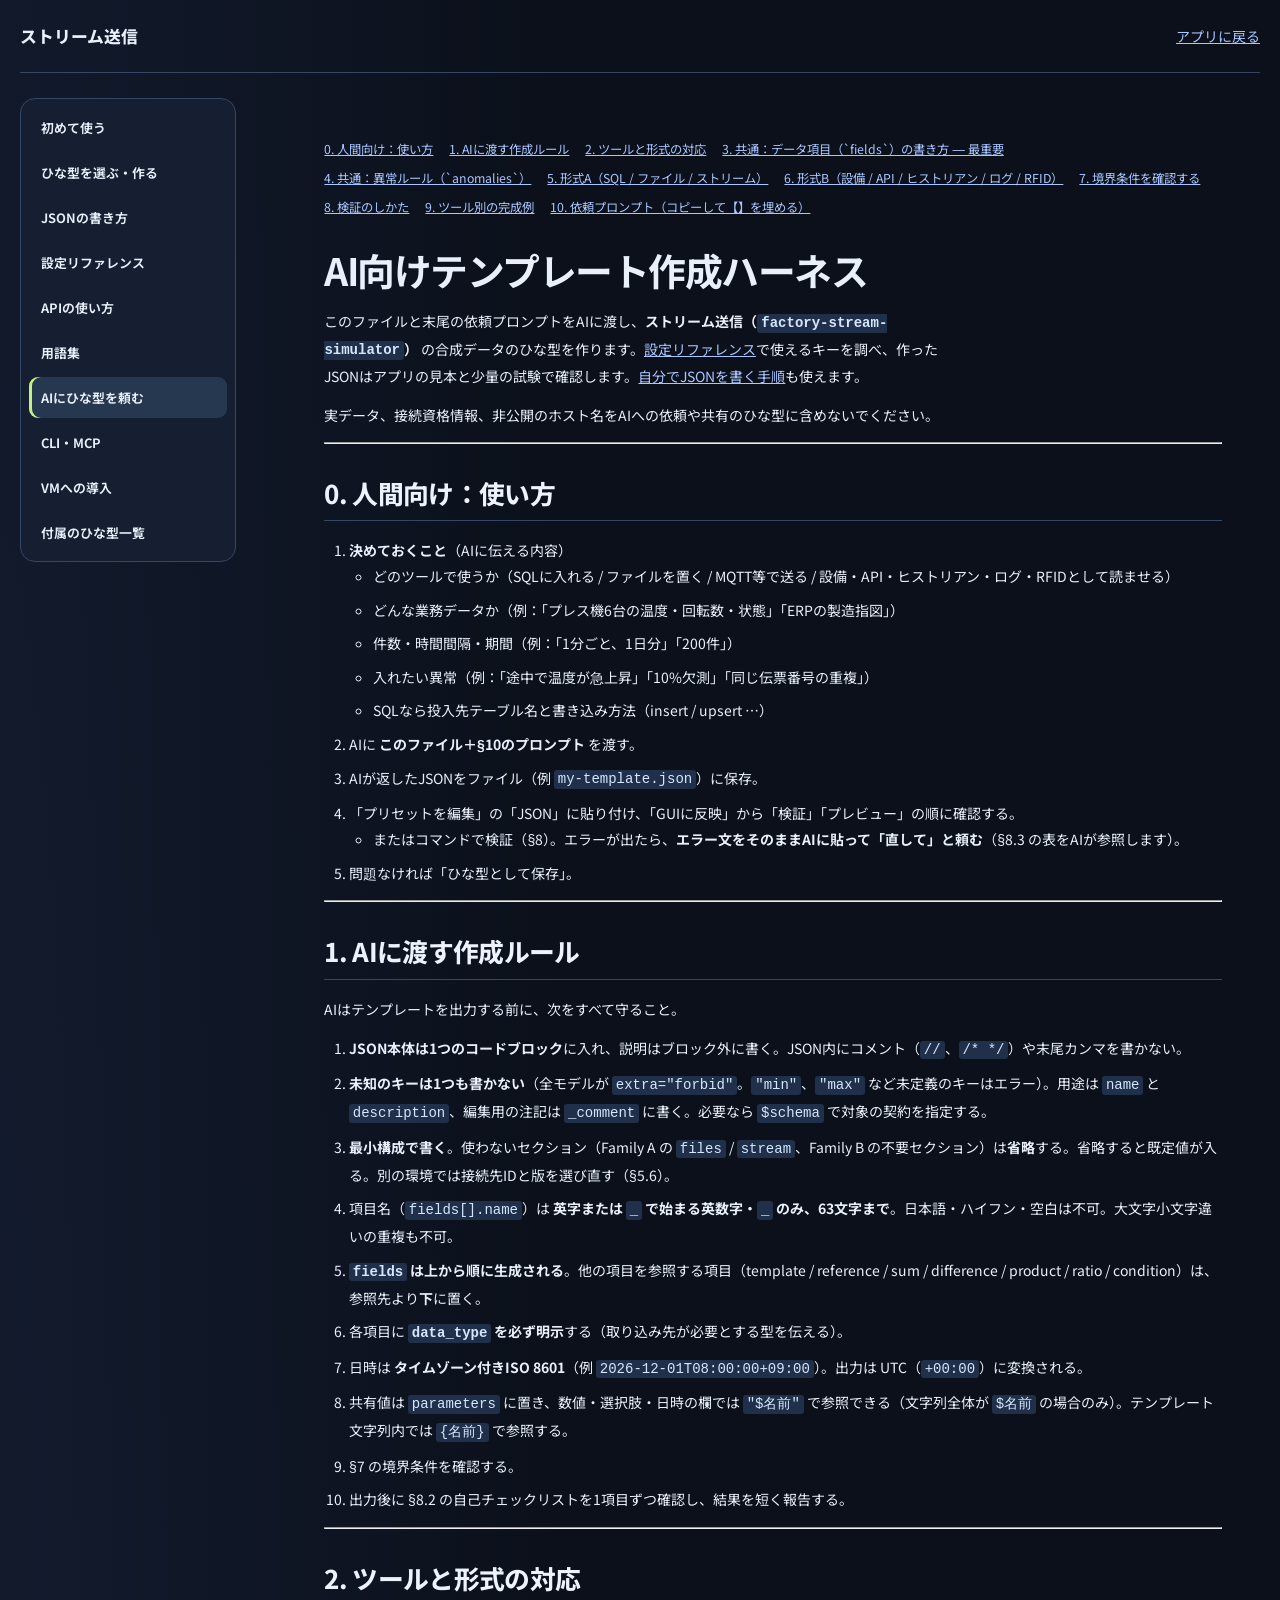
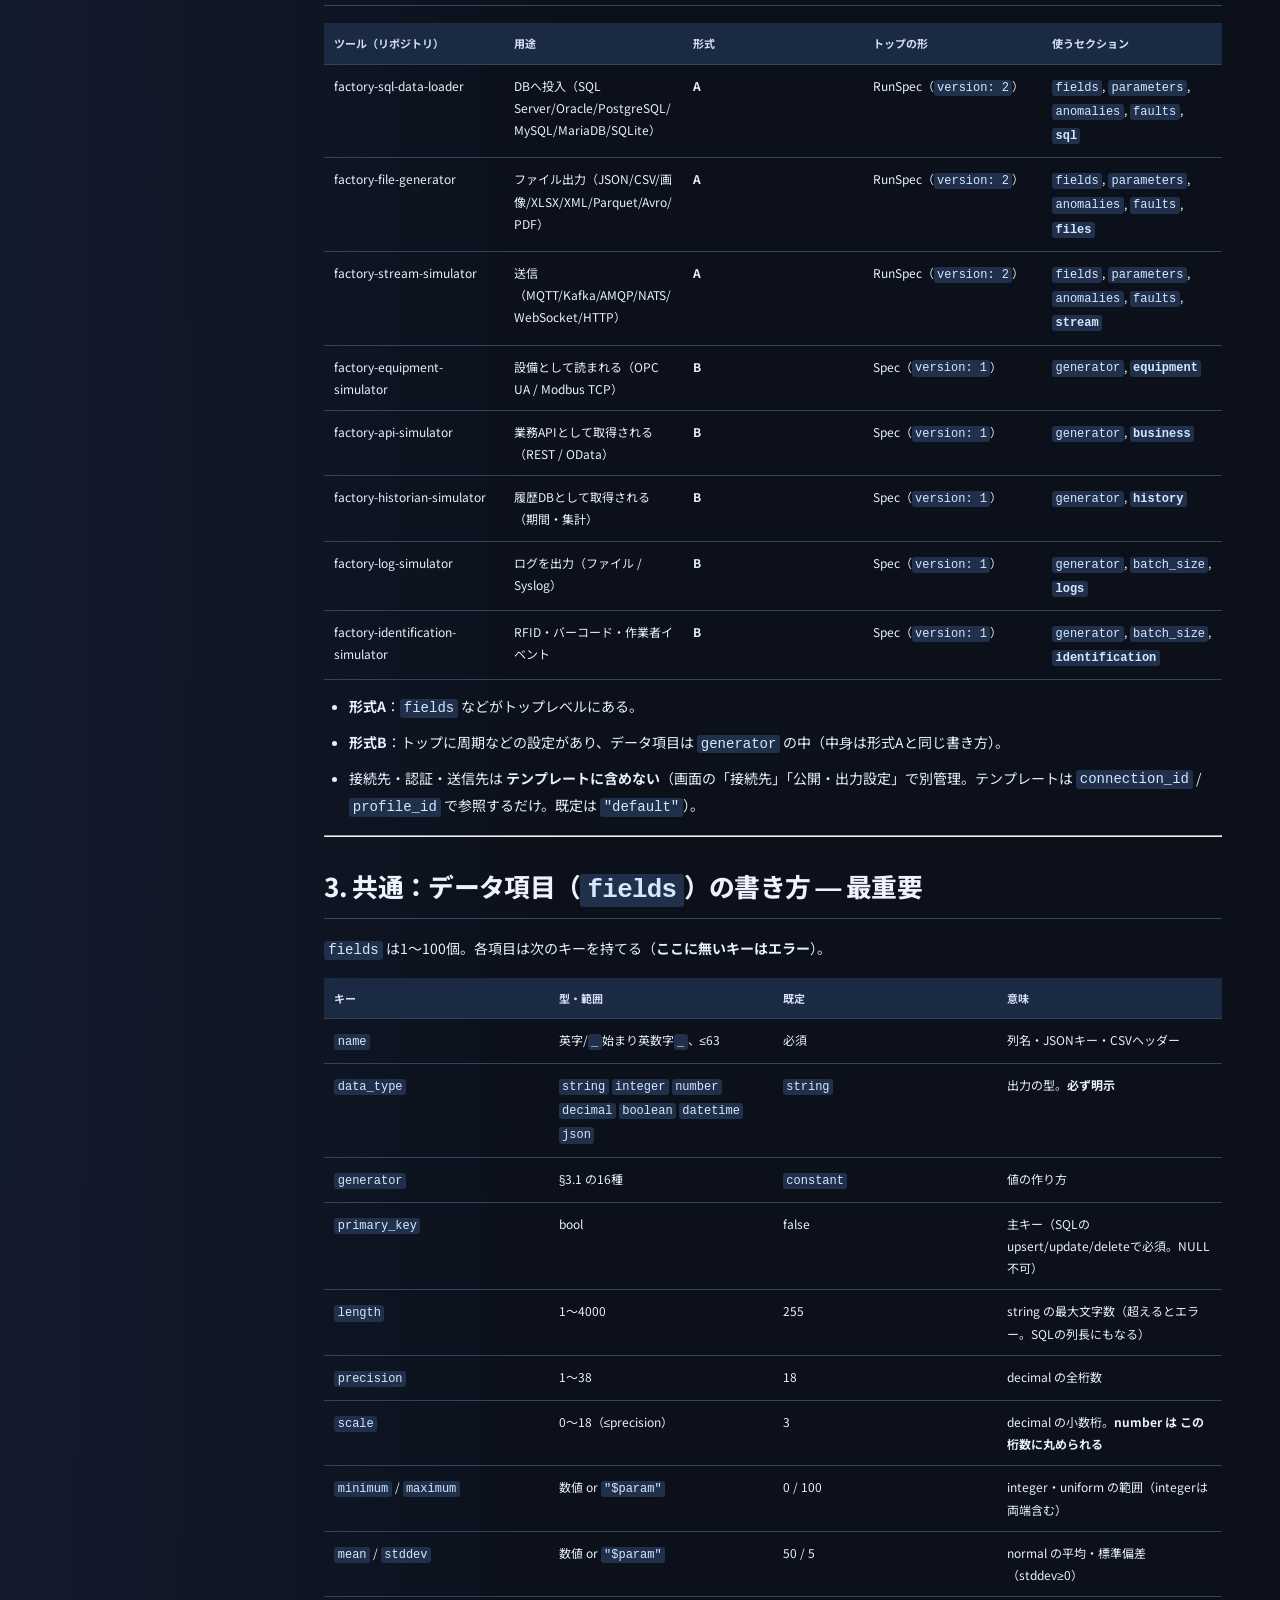
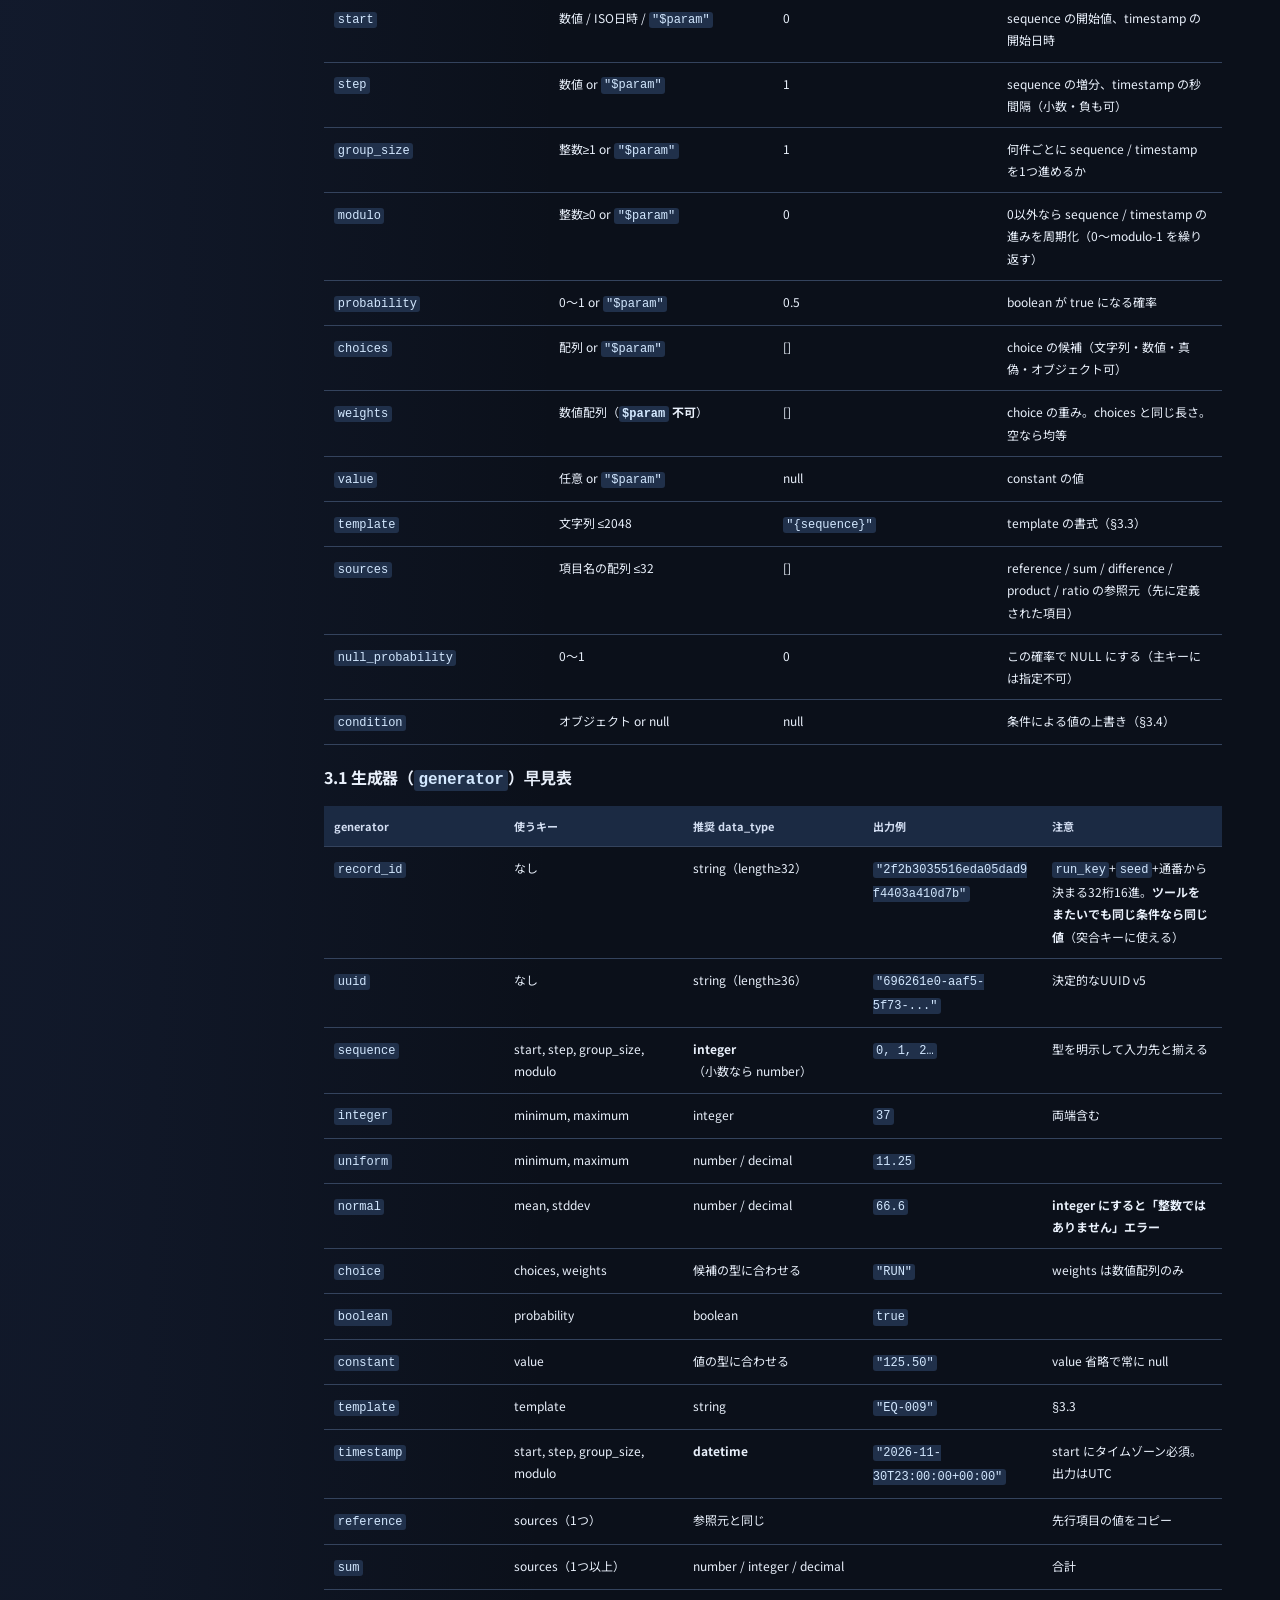
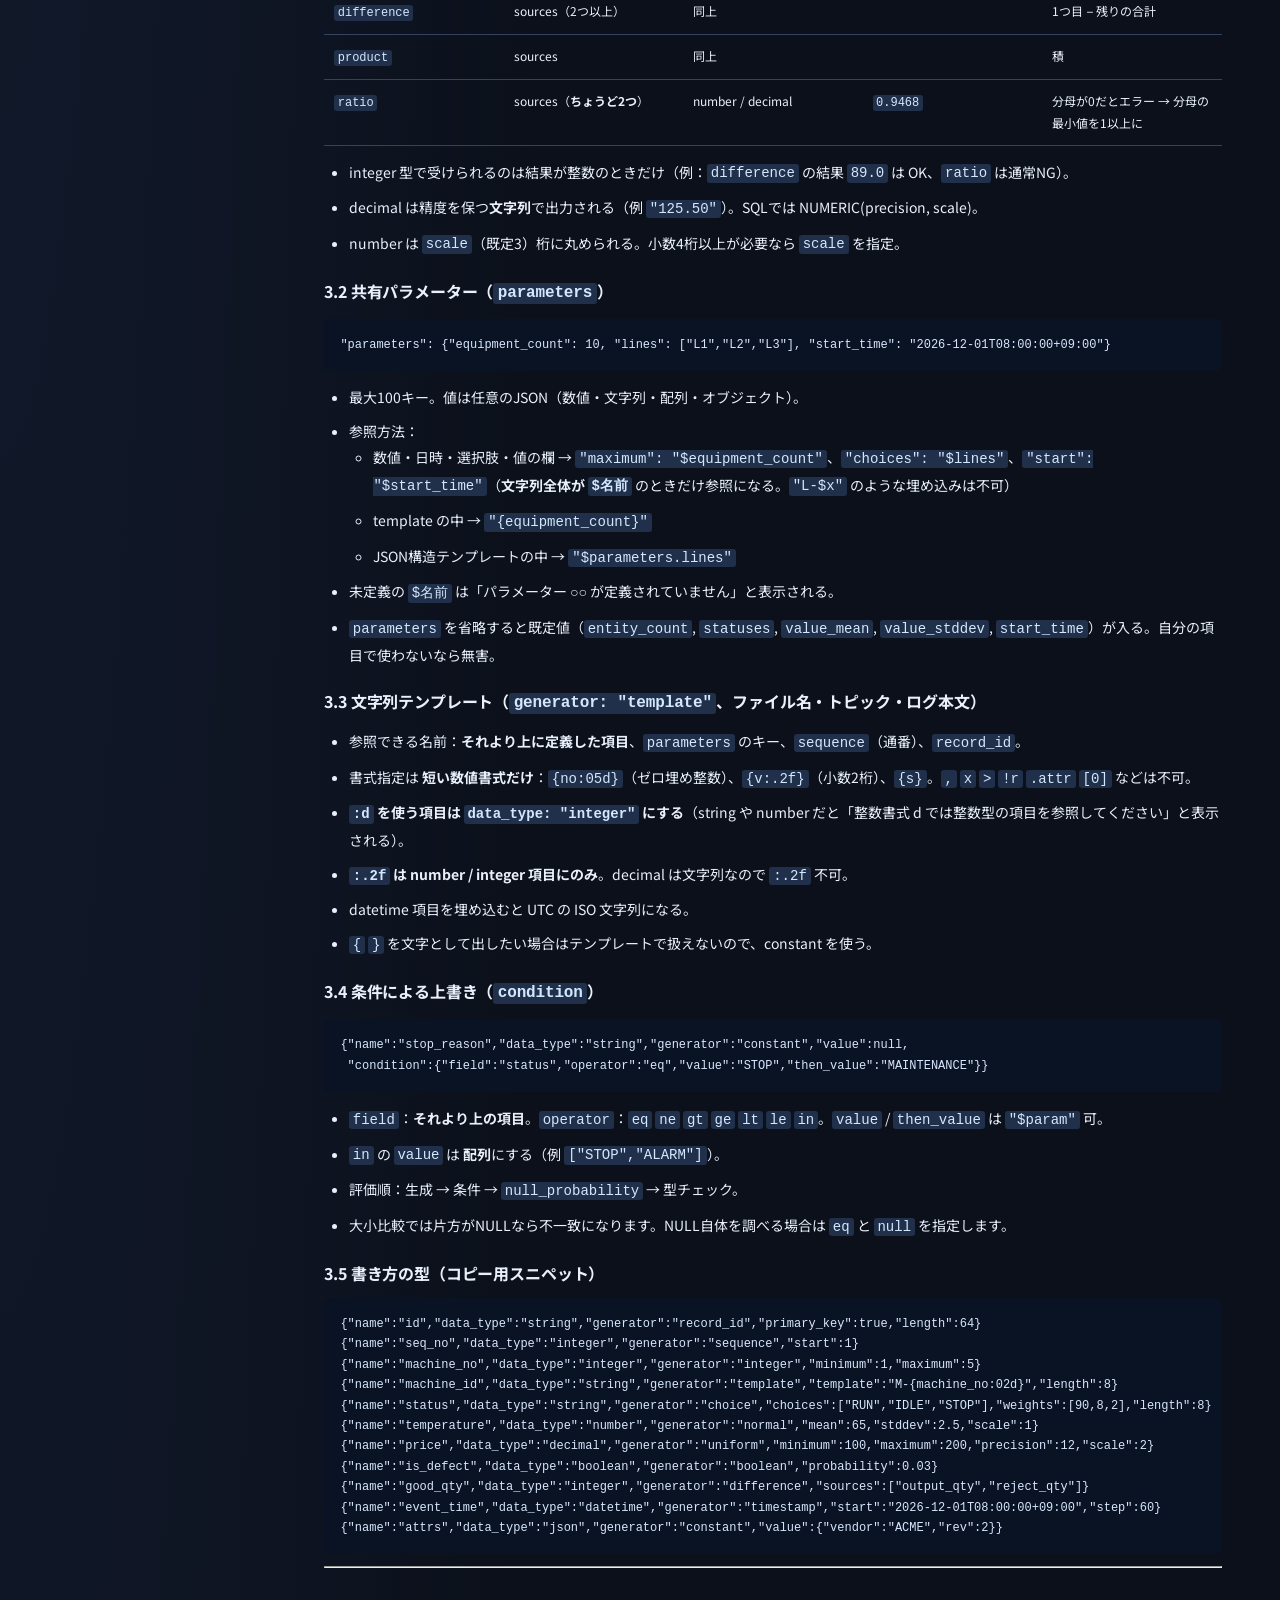
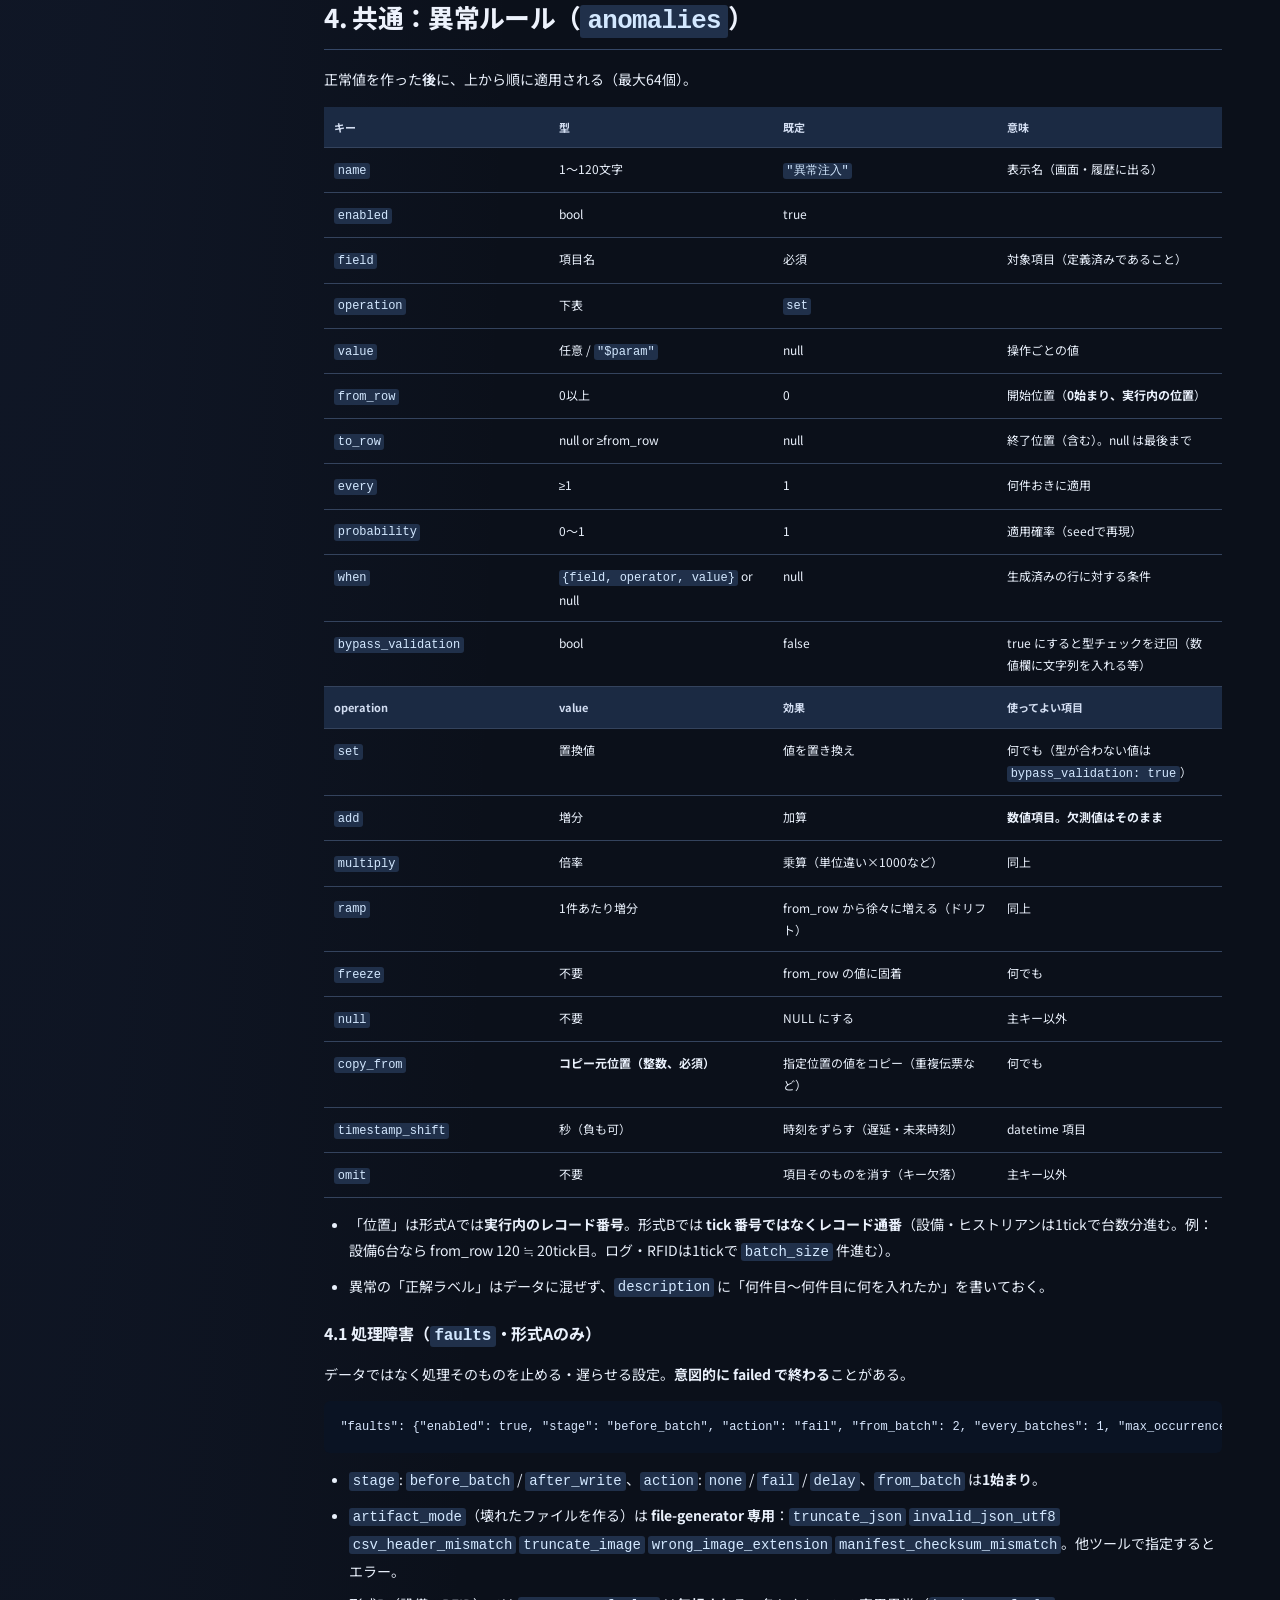
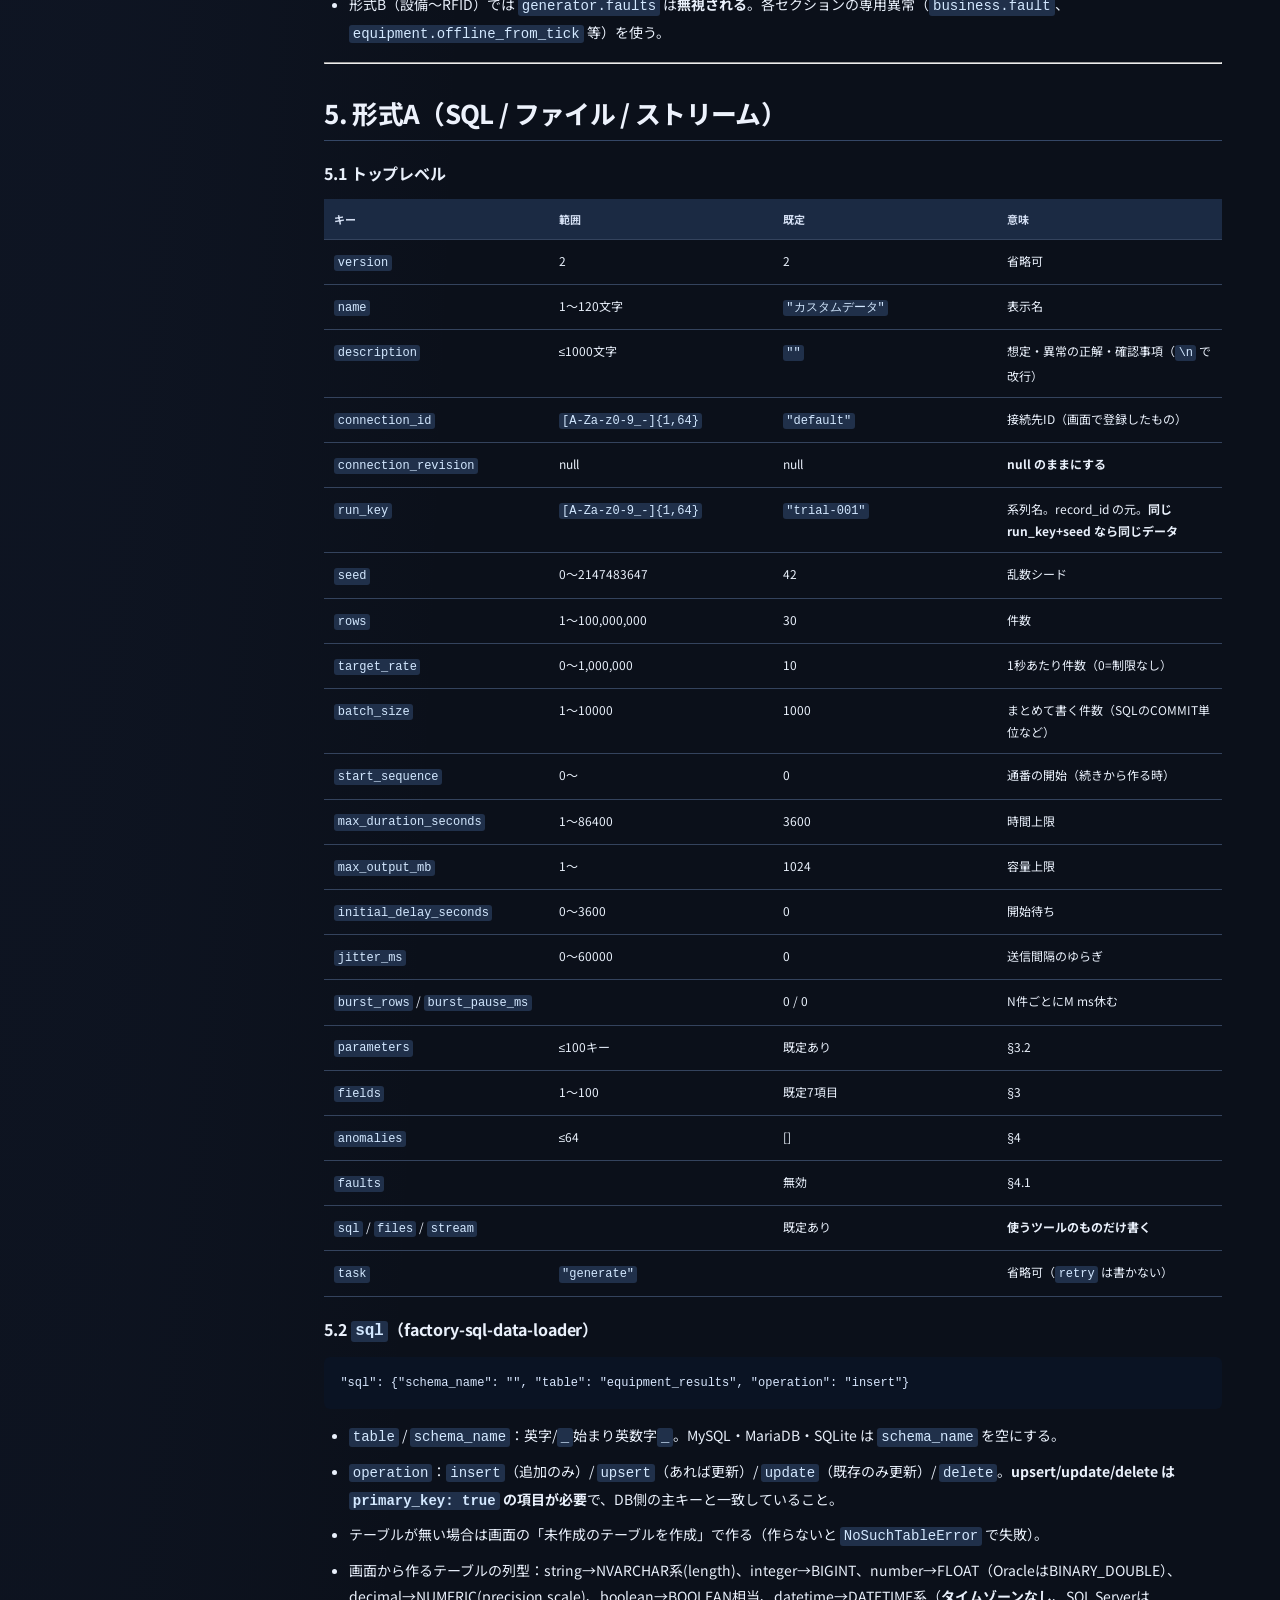
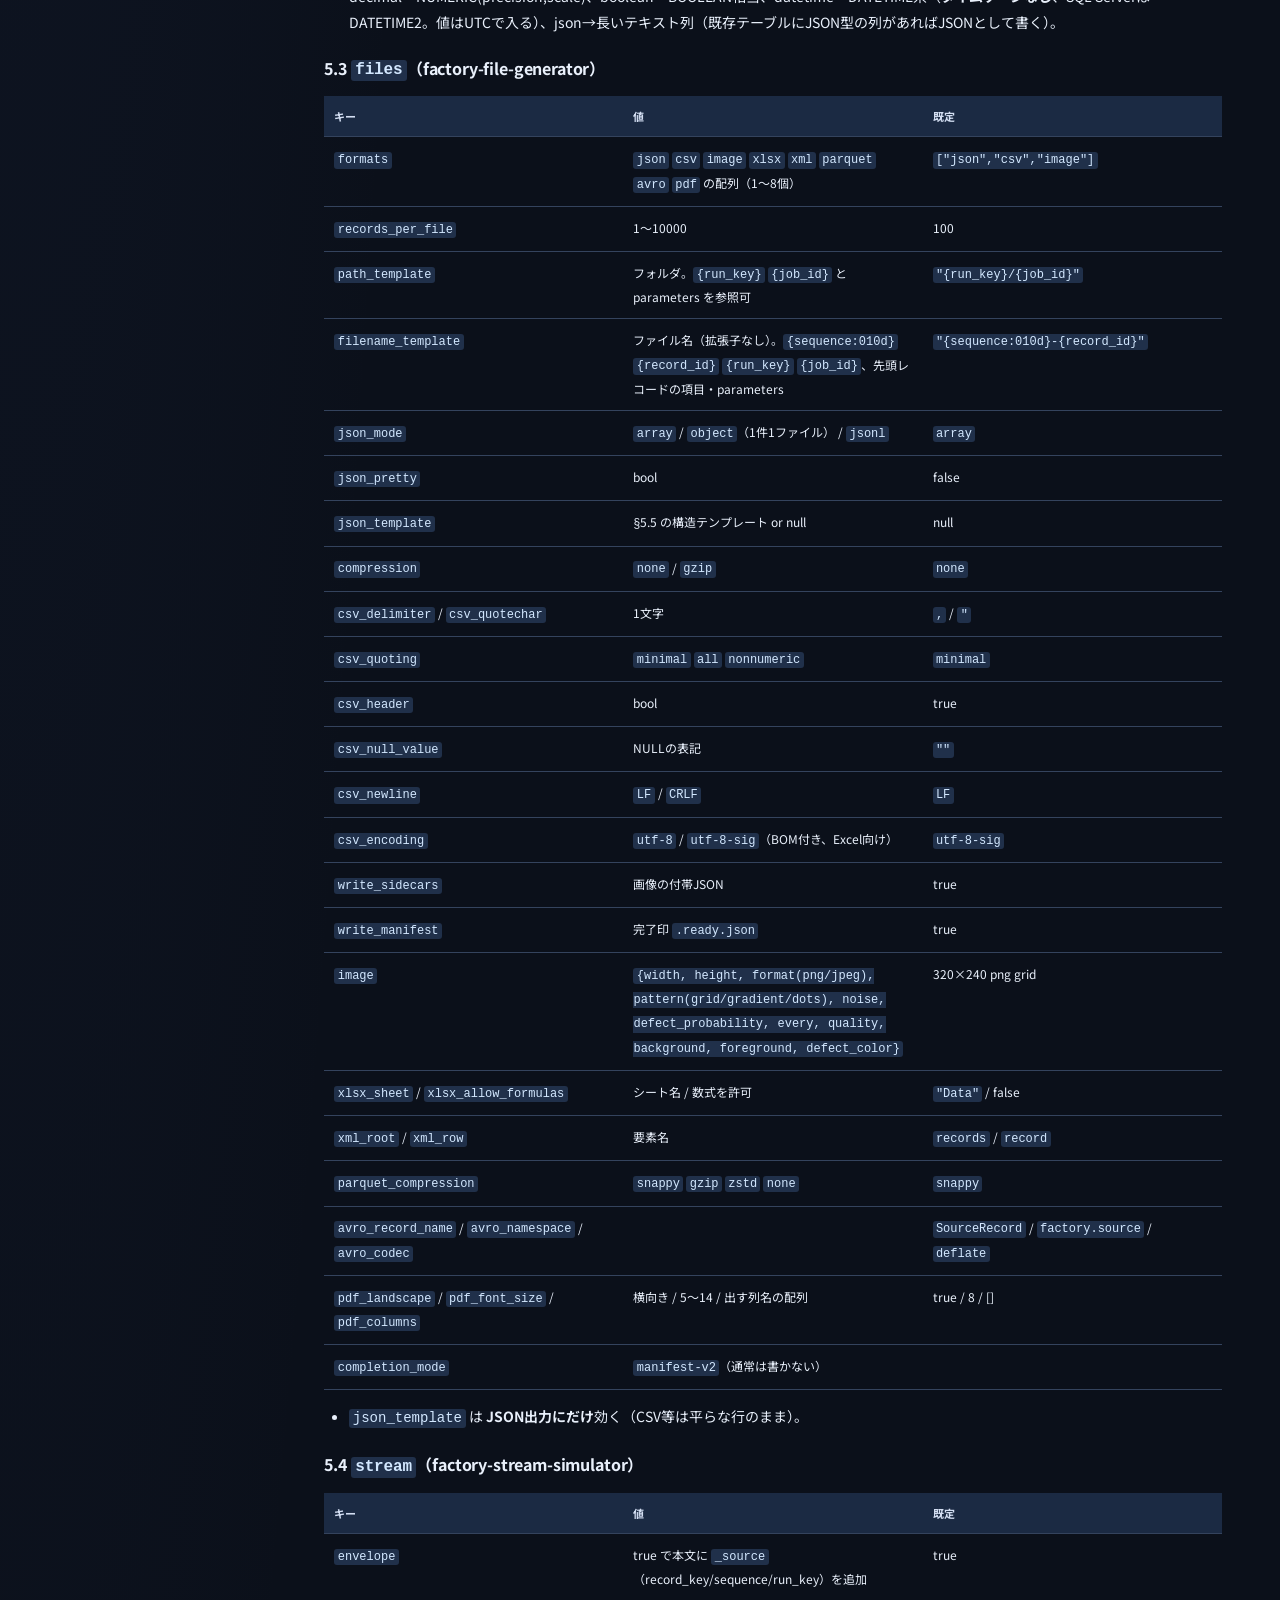
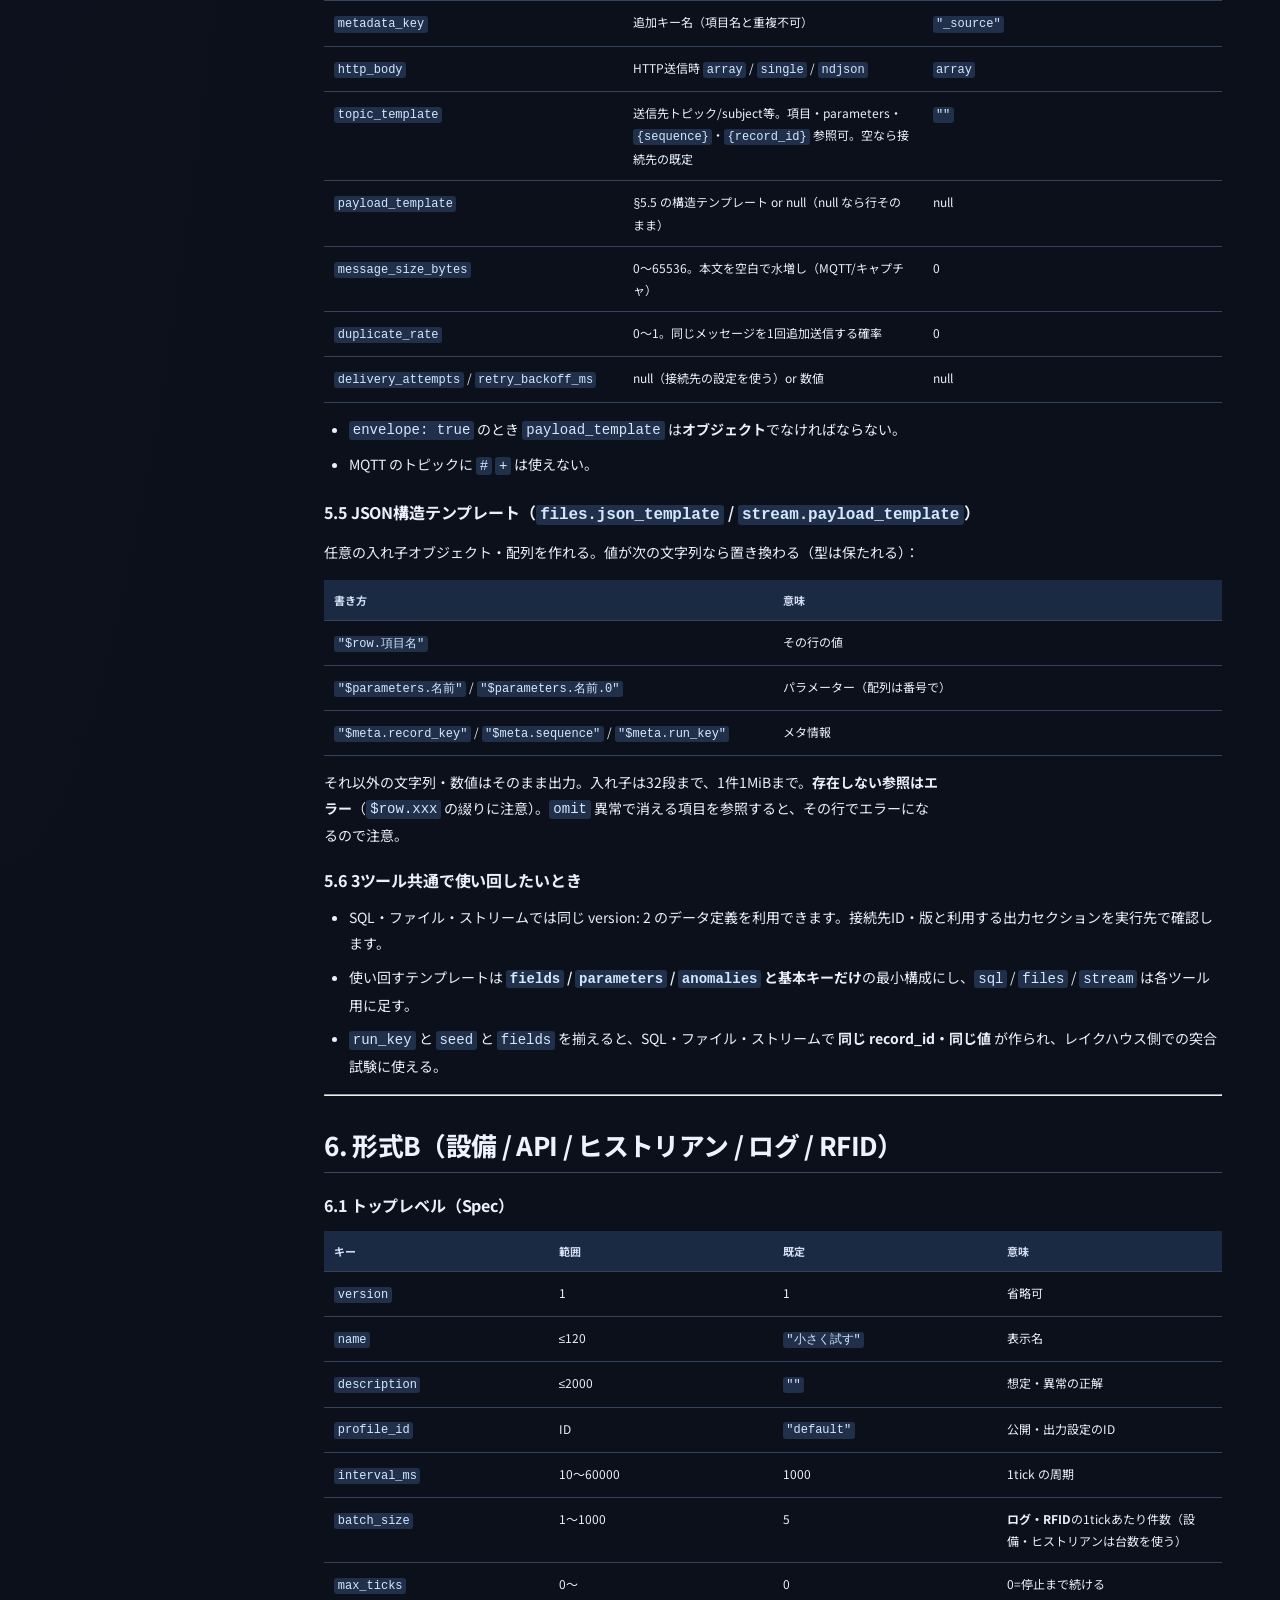
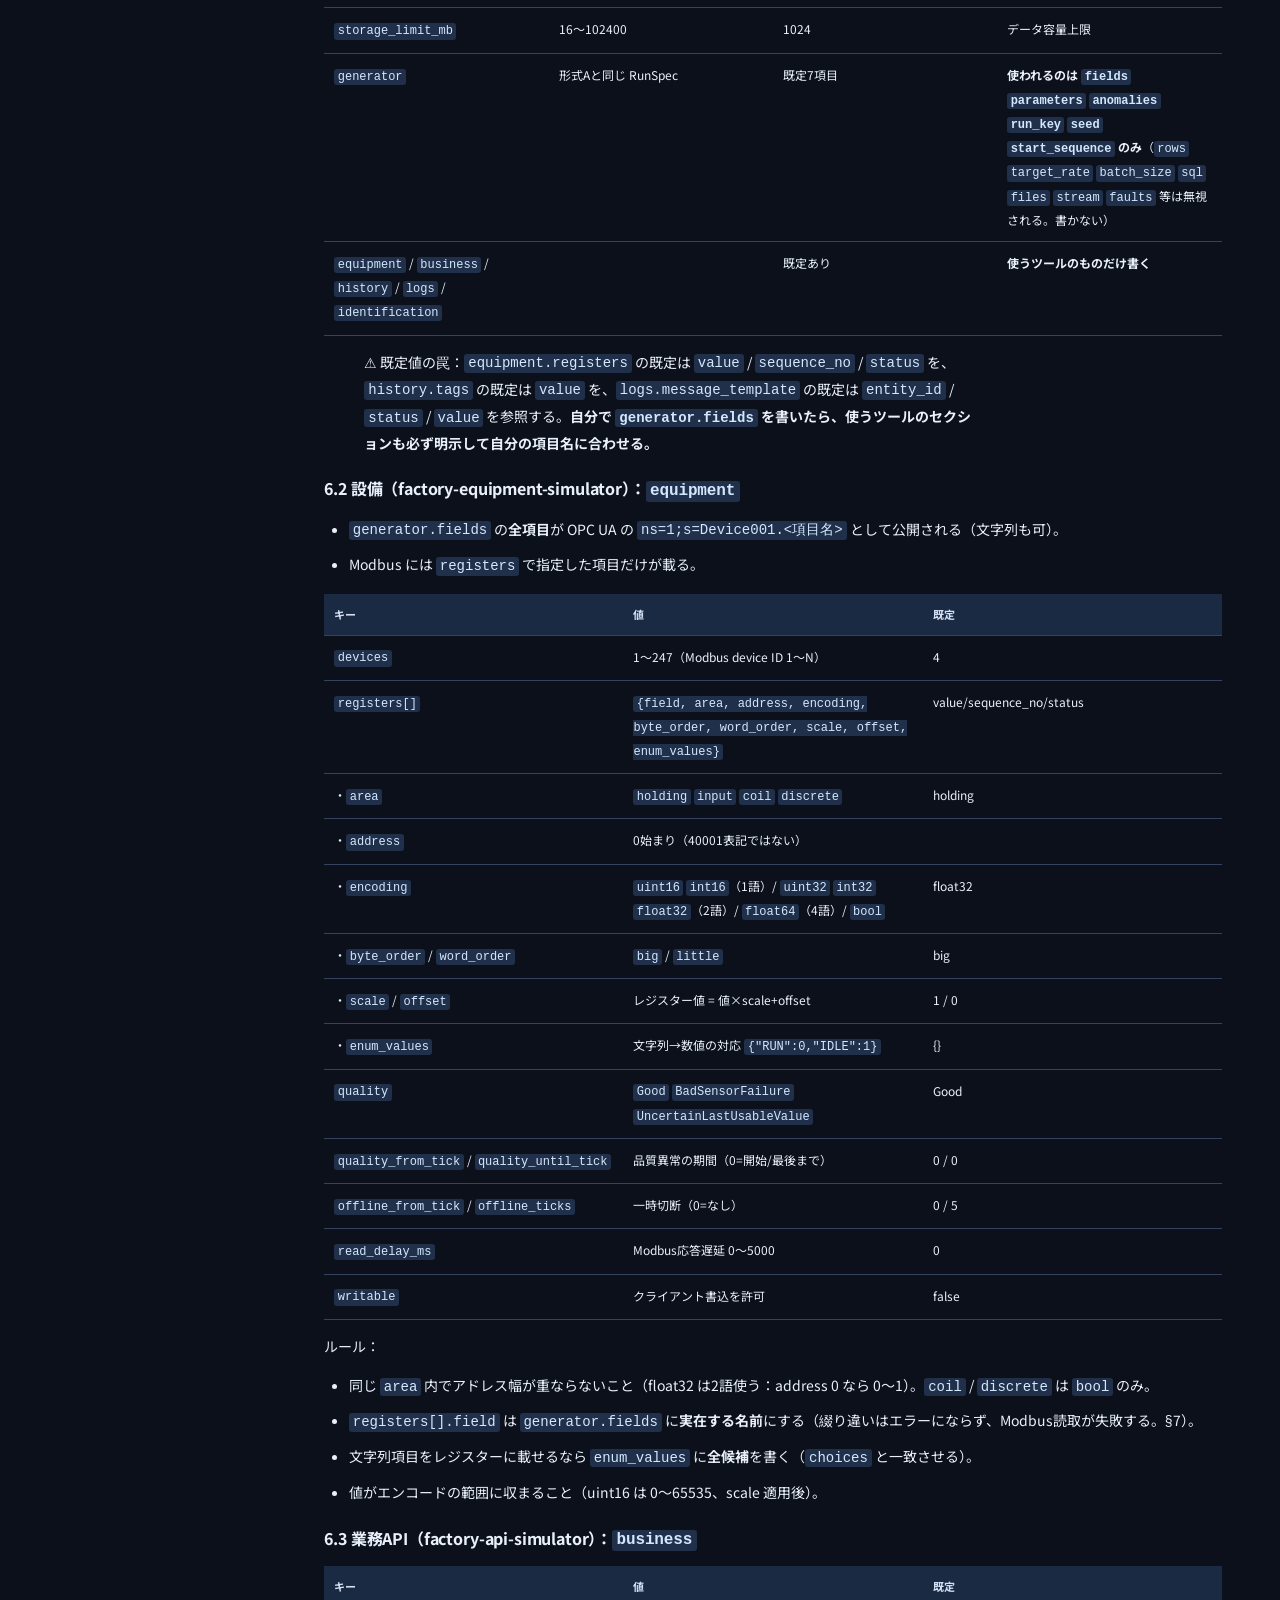
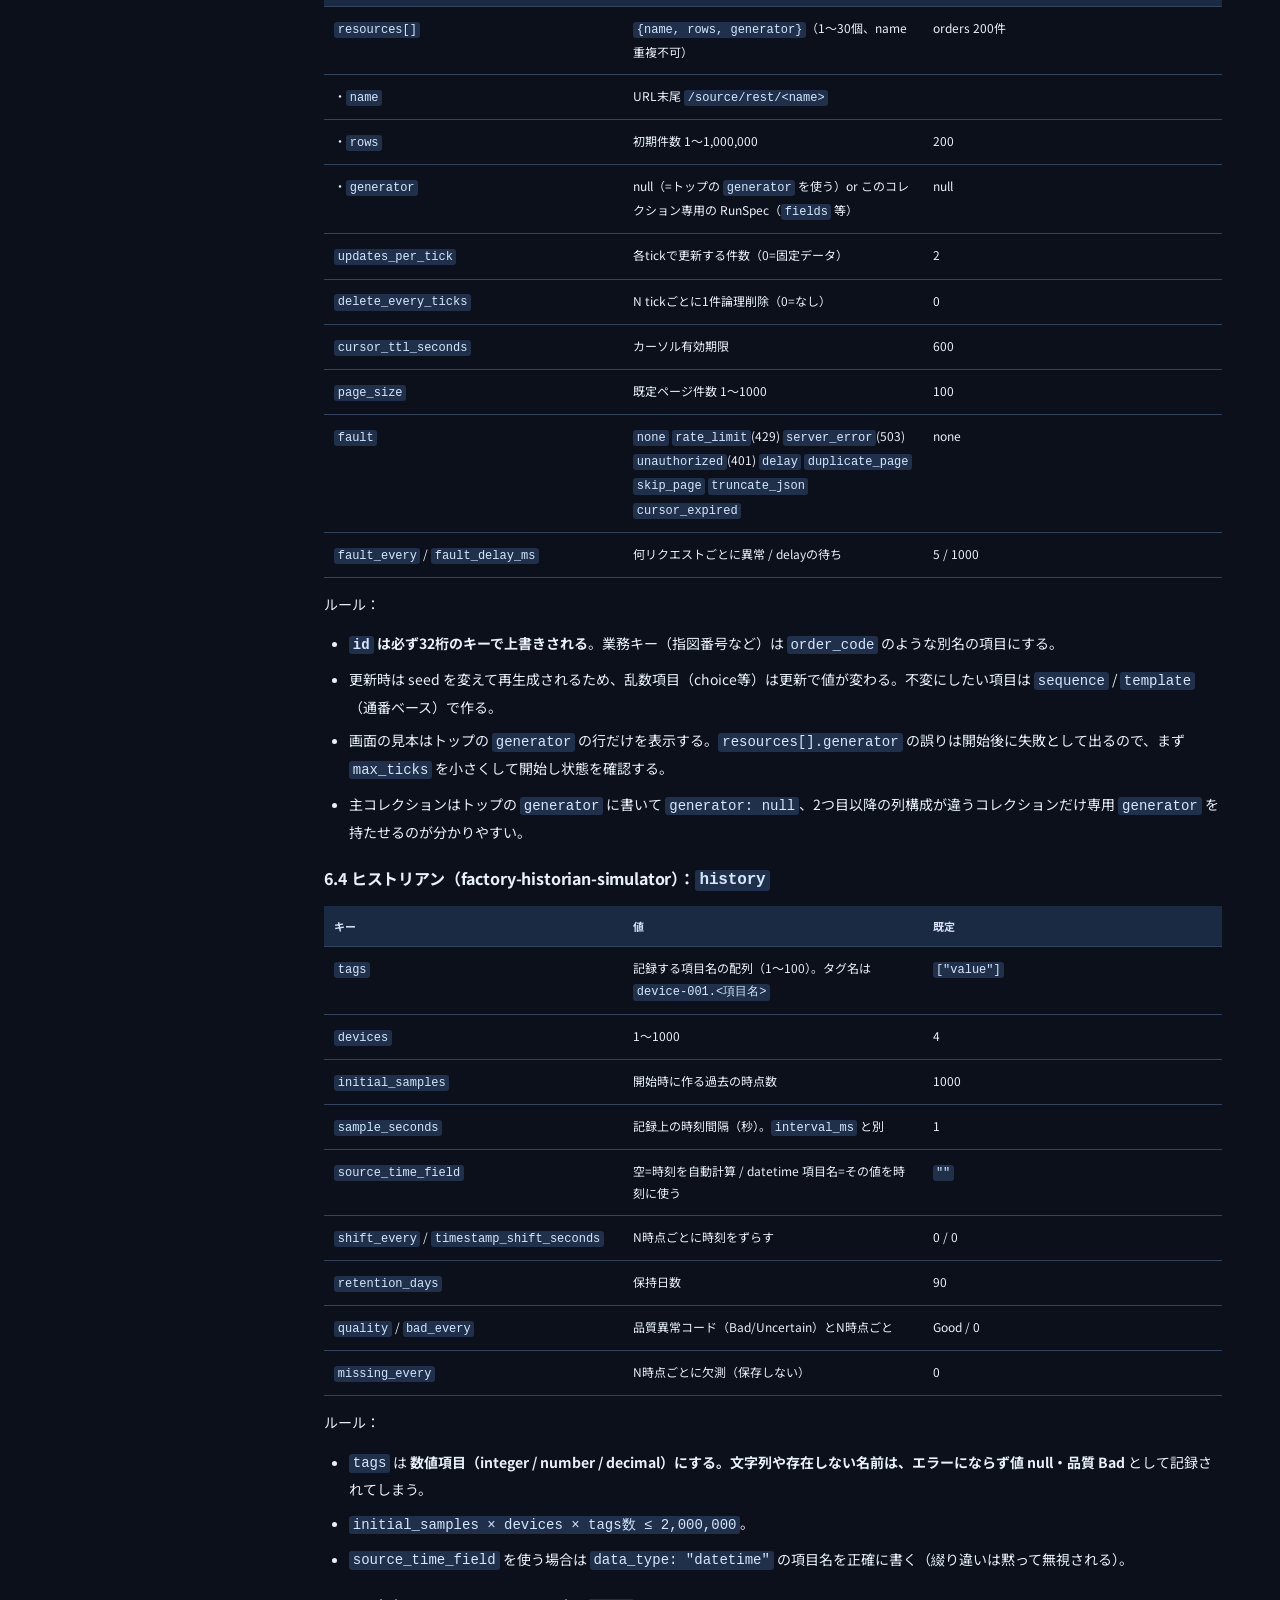
<file: docs/help-site/ai.html>
<!doctype html>
<html lang="ja">
<head>
  <meta charset="utf-8">
  <meta name="viewport" content="width=device-width, initial-scale=1">
  <title>AIにひな型を頼む | ストリーム送信</title>
  <link rel="stylesheet" href="/static/style.css">
  <link rel="stylesheet" href="/static/help.css">
  <script src="/static/help.js" defer></script>
</head>
<body class="help-page">
  <a class="help-skip" href="#help-content">本文へ移動</a>
  <div class="help-top">
    <a class="help-home" href="/">ストリーム送信</a>
    <a href="/">アプリに戻る</a>
  </div>
  <div class="help-layout">
    <nav class="help-nav" aria-label="ヘルプ"><a href="/help/index.html">初めて使う</a><a href="/help/presets.html">ひな型を選ぶ・作る</a><a href="/help/templates.html">JSONの書き方</a><a href="/help/settings.html">設定リファレンス</a><a href="/help/api.html">APIの使い方</a><a href="/help/glossary.html">用語集</a><a href="/help/ai.html" aria-current="page">AIにひな型を頼む</a><a href="/help/mcp.html">CLI・MCP</a><a href="/help/install.html">VMへの導入</a><a href="/help/catalog.html">付属のひな型一覧</a></nav>
    <main class="help-content" id="help-content">
      <nav class="help-outline" aria-label="このページ"><a href="#0-人間向け-使い方">0. 人間向け：使い方</a><a href="#1-aiに渡す作成ル-ル">1. AIに渡す作成ルール</a><a href="#2-ツ-ルと形式の対応">2. ツールと形式の対応</a><a href="#3-共通-デ-タ項目-fields-の書き方-最重要">3. 共通：データ項目（`fields`）の書き方 ― 最重要</a><a href="#4-共通-異常ル-ル-anomalies">4. 共通：異常ルール（`anomalies`）</a><a href="#5-形式a-sql-ファイル-ストリ-ム">5. 形式A（SQL / ファイル / ストリーム）</a><a href="#6-形式b-設備-api-ヒストリアン-ログ-rfid">6. 形式B（設備 / API / ヒストリアン / ログ / RFID）</a><a href="#7-境界条件を確認する">7. 境界条件を確認する</a><a href="#8-検証のしかた">8. 検証のしかた</a><a href="#9-ツ-ル別の完成例">9. ツール別の完成例</a><a href="#10-依頼プロンプト-コピ-して-を埋める">10. 依頼プロンプト（コピーして【】を埋める）</a></nav>
      <article><h1>AI向けテンプレート作成ハーネス</h1>
<p>このファイルと末尾の依頼プロンプトをAIに渡し、<strong>ストリーム送信（<code>factory-stream-simulator</code>）</strong> の合成データのひな型を作ります。<a href="/help/settings.html">設定リファレンス</a>で使えるキーを調べ、作ったJSONはアプリの見本と少量の試験で確認します。<a href="/help/templates.html">自分でJSONを書く手順</a>も使えます。</p>
<p>実データ、接続資格情報、非公開のホスト名をAIへの依頼や共有のひな型に含めないでください。</p>
<hr />
<h2 id="0-人間向け-使い方">0. 人間向け：使い方</h2>
<ol>
<li><strong>決めておくこと</strong>（AIに伝える内容）
<ul>
<li>どのツールで使うか（SQLに入れる / ファイルを置く / MQTT等で送る / 設備・API・ヒストリアン・ログ・RFIDとして読ませる）</li>
<li>どんな業務データか（例：「プレス機6台の温度・回転数・状態」「ERPの製造指図」）</li>
<li>件数・時間間隔・期間（例：「1分ごと、1日分」「200件」）</li>
<li>入れたい異常（例：「途中で温度が急上昇」「10%欠測」「同じ伝票番号の重複」）</li>
<li>SQLなら投入先テーブル名と書き込み方法（insert / upsert …）</li>
</ul>
</li>
<li>AIに <strong>このファイル＋§10のプロンプト</strong> を渡す。</li>
<li>AIが返したJSONをファイル（例 <code>my-template.json</code>）に保存。</li>
<li>「プリセットを編集」の「JSON」に貼り付け、「GUIに反映」から「検証」「プレビュー」の順に確認する。
<ul>
<li>またはコマンドで検証（§8）。エラーが出たら、<strong>エラー文をそのままAIに貼って「直して」と頼む</strong>（§8.3 の表をAIが参照します）。</li>
</ul>
</li>
<li>問題なければ「ひな型として保存」。</li>
</ol>
<hr />
<h2 id="1-aiに渡す作成ル-ル">1. AIに渡す作成ルール</h2>
<p>AIはテンプレートを出力する前に、次をすべて守ること。</p>
<ol>
<li><strong>JSON本体は1つのコードブロック</strong>に入れ、説明はブロック外に書く。JSON内にコメント（<code>//</code>、<code>/* */</code>）や末尾カンマを書かない。</li>
<li><strong>未知のキーは1つも書かない</strong>（全モデルが <code>extra=&quot;forbid&quot;</code>。<code>&quot;min&quot;</code>、<code>&quot;max&quot;</code> など未定義のキーはエラー）。用途は <code>name</code> と <code>description</code>、編集用の注記は <code>_comment</code> に書く。必要なら <code>$schema</code> で対象の契約を指定する。</li>
<li><strong>最小構成で書く</strong>。使わないセクション（Family A の <code>files</code> / <code>stream</code>、Family B の不要セクション）は<strong>省略</strong>する。省略すると既定値が入る。別の環境では接続先IDと版を選び直す（§5.6）。</li>
<li>項目名（<code>fields[].name</code>）は <strong>英字または <code>_</code> で始まる英数字・<code>_</code> のみ、63文字まで</strong>。日本語・ハイフン・空白は不可。大文字小文字違いの重複も不可。</li>
<li><strong><code>fields</code> は上から順に生成される</strong>。他の項目を参照する項目（template / reference / sum / difference / product / ratio / condition）は、参照先より<strong>下</strong>に置く。</li>
<li>各項目に <strong><code>data_type</code> を必ず明示</strong>する（取り込み先が必要とする型を伝える）。</li>
<li>日時は <strong>タイムゾーン付きISO 8601</strong>（例 <code>2026-12-01T08:00:00+09:00</code>）。出力は UTC（<code>+00:00</code>）に変換される。</li>
<li>共有値は <code>parameters</code> に置き、数値・選択肢・日時の欄では <code>&quot;$名前&quot;</code> で参照できる（文字列全体が <code>$名前</code> の場合のみ）。テンプレート文字列内では <code>{名前}</code> で参照する。</li>
<li>§7 の境界条件を確認する。</li>
<li>出力後に §8.2 の自己チェックリストを1項目ずつ確認し、結果を短く報告する。</li>
</ol>
<hr />
<h2 id="2-ツ-ルと形式の対応">2. ツールと形式の対応</h2>
<table>
<thead>
<tr>
<th>ツール（リポジトリ）</th>
<th>用途</th>
<th>形式</th>
<th>トップの形</th>
<th>使うセクション</th>
</tr>
</thead>
<tbody>
<tr>
<td>factory-sql-data-loader</td>
<td>DBへ投入（SQL Server/Oracle/PostgreSQL/MySQL/MariaDB/SQLite）</td>
<td><strong>A</strong></td>
<td>RunSpec（<code>version: 2</code>）</td>
<td><code>fields</code>, <code>parameters</code>, <code>anomalies</code>, <code>faults</code>, <strong><code>sql</code></strong></td>
</tr>
<tr>
<td>factory-file-generator</td>
<td>ファイル出力（JSON/CSV/画像/XLSX/XML/Parquet/Avro/PDF）</td>
<td><strong>A</strong></td>
<td>RunSpec（<code>version: 2</code>）</td>
<td><code>fields</code>, <code>parameters</code>, <code>anomalies</code>, <code>faults</code>, <strong><code>files</code></strong></td>
</tr>
<tr>
<td>factory-stream-simulator</td>
<td>送信（MQTT/Kafka/AMQP/NATS/WebSocket/HTTP）</td>
<td><strong>A</strong></td>
<td>RunSpec（<code>version: 2</code>）</td>
<td><code>fields</code>, <code>parameters</code>, <code>anomalies</code>, <code>faults</code>, <strong><code>stream</code></strong></td>
</tr>
<tr>
<td>factory-equipment-simulator</td>
<td>設備として読まれる（OPC UA / Modbus TCP）</td>
<td><strong>B</strong></td>
<td>Spec（<code>version: 1</code>）</td>
<td><code>generator</code>, <strong><code>equipment</code></strong></td>
</tr>
<tr>
<td>factory-api-simulator</td>
<td>業務APIとして取得される（REST / OData）</td>
<td><strong>B</strong></td>
<td>Spec（<code>version: 1</code>）</td>
<td><code>generator</code>, <strong><code>business</code></strong></td>
</tr>
<tr>
<td>factory-historian-simulator</td>
<td>履歴DBとして取得される（期間・集計）</td>
<td><strong>B</strong></td>
<td>Spec（<code>version: 1</code>）</td>
<td><code>generator</code>, <strong><code>history</code></strong></td>
</tr>
<tr>
<td>factory-log-simulator</td>
<td>ログを出力（ファイル / Syslog）</td>
<td><strong>B</strong></td>
<td>Spec（<code>version: 1</code>）</td>
<td><code>generator</code>, <code>batch_size</code>, <strong><code>logs</code></strong></td>
</tr>
<tr>
<td>factory-identification-simulator</td>
<td>RFID・バーコード・作業者イベント</td>
<td><strong>B</strong></td>
<td>Spec（<code>version: 1</code>）</td>
<td><code>generator</code>, <code>batch_size</code>, <strong><code>identification</code></strong></td>
</tr>
</tbody>
</table>
<ul>
<li><strong>形式A</strong>：<code>fields</code> などがトップレベルにある。</li>
<li><strong>形式B</strong>：トップに周期などの設定があり、データ項目は <code>generator</code> の中（中身は形式Aと同じ書き方）。</li>
<li>接続先・認証・送信先は <strong>テンプレートに含めない</strong>（画面の「接続先」「公開・出力設定」で別管理。テンプレートは <code>connection_id</code> / <code>profile_id</code> で参照するだけ。既定は <code>&quot;default&quot;</code>）。</li>
</ul>
<hr />
<h2 id="3-共通-デ-タ項目-fields-の書き方-最重要">3. 共通：データ項目（<code>fields</code>）の書き方 ― 最重要</h2>
<p><code>fields</code> は1〜100個。各項目は次のキーを持てる（<strong>ここに無いキーはエラー</strong>）。</p>
<table>
<thead>
<tr>
<th>キー</th>
<th>型・範囲</th>
<th>既定</th>
<th>意味</th>
</tr>
</thead>
<tbody>
<tr>
<td><code>name</code></td>
<td>英字/<code>_</code>始まり英数字<code>_</code>、≤63</td>
<td>必須</td>
<td>列名・JSONキー・CSVヘッダー</td>
</tr>
<tr>
<td><code>data_type</code></td>
<td><code>string</code> <code>integer</code> <code>number</code> <code>decimal</code> <code>boolean</code> <code>datetime</code> <code>json</code></td>
<td><code>string</code></td>
<td>出力の型。<strong>必ず明示</strong></td>
</tr>
<tr>
<td><code>generator</code></td>
<td>§3.1 の16種</td>
<td><code>constant</code></td>
<td>値の作り方</td>
</tr>
<tr>
<td><code>primary_key</code></td>
<td>bool</td>
<td>false</td>
<td>主キー（SQLのupsert/update/deleteで必須。NULL不可）</td>
</tr>
<tr>
<td><code>length</code></td>
<td>1〜4000</td>
<td>255</td>
<td>string の最大文字数（超えるとエラー。SQLの列長にもなる）</td>
</tr>
<tr>
<td><code>precision</code></td>
<td>1〜38</td>
<td>18</td>
<td>decimal の全桁数</td>
</tr>
<tr>
<td><code>scale</code></td>
<td>0〜18（≤precision）</td>
<td>3</td>
<td>decimal の小数桁。<strong>number は この桁数に丸められる</strong></td>
</tr>
<tr>
<td><code>minimum</code> / <code>maximum</code></td>
<td>数値 or <code>&quot;$param&quot;</code></td>
<td>0 / 100</td>
<td>integer・uniform の範囲（integerは両端含む）</td>
</tr>
<tr>
<td><code>mean</code> / <code>stddev</code></td>
<td>数値 or <code>&quot;$param&quot;</code></td>
<td>50 / 5</td>
<td>normal の平均・標準偏差（stddev≥0）</td>
</tr>
<tr>
<td><code>start</code></td>
<td>数値 / ISO日時 / <code>&quot;$param&quot;</code></td>
<td>0</td>
<td>sequence の開始値、timestamp の開始日時</td>
</tr>
<tr>
<td><code>step</code></td>
<td>数値 or <code>&quot;$param&quot;</code></td>
<td>1</td>
<td>sequence の増分、timestamp の秒間隔（小数・負も可）</td>
</tr>
<tr>
<td><code>group_size</code></td>
<td>整数≥1 or <code>&quot;$param&quot;</code></td>
<td>1</td>
<td>何件ごとに sequence / timestamp を1つ進めるか</td>
</tr>
<tr>
<td><code>modulo</code></td>
<td>整数≥0 or <code>&quot;$param&quot;</code></td>
<td>0</td>
<td>0以外なら sequence / timestamp の進みを周期化（0〜modulo-1 を繰り返す）</td>
</tr>
<tr>
<td><code>probability</code></td>
<td>0〜1 or <code>&quot;$param&quot;</code></td>
<td>0.5</td>
<td>boolean が true になる確率</td>
</tr>
<tr>
<td><code>choices</code></td>
<td>配列 or <code>&quot;$param&quot;</code></td>
<td>[]</td>
<td>choice の候補（文字列・数値・真偽・オブジェクト可）</td>
</tr>
<tr>
<td><code>weights</code></td>
<td>数値配列（<strong><code>$param</code> 不可</strong>）</td>
<td>[]</td>
<td>choice の重み。choices と同じ長さ。空なら均等</td>
</tr>
<tr>
<td><code>value</code></td>
<td>任意 or <code>&quot;$param&quot;</code></td>
<td>null</td>
<td>constant の値</td>
</tr>
<tr>
<td><code>template</code></td>
<td>文字列 ≤2048</td>
<td><code>&quot;{sequence}&quot;</code></td>
<td>template の書式（§3.3）</td>
</tr>
<tr>
<td><code>sources</code></td>
<td>項目名の配列 ≤32</td>
<td>[]</td>
<td>reference / sum / difference / product / ratio の参照元（先に定義された項目）</td>
</tr>
<tr>
<td><code>null_probability</code></td>
<td>0〜1</td>
<td>0</td>
<td>この確率で NULL にする（主キーには指定不可）</td>
</tr>
<tr>
<td><code>condition</code></td>
<td>オブジェクト or null</td>
<td>null</td>
<td>条件による値の上書き（§3.4）</td>
</tr>
</tbody>
</table>
<h3 id="3-1-生成器-generator-早見表">3.1 生成器（<code>generator</code>）早見表</h3>
<table>
<thead>
<tr>
<th>generator</th>
<th>使うキー</th>
<th>推奨 data_type</th>
<th>出力例</th>
<th>注意</th>
</tr>
</thead>
<tbody>
<tr>
<td><code>record_id</code></td>
<td>なし</td>
<td>string（length≥32）</td>
<td><code>&quot;2f2b3035516eda05dad9f4403a410d7b&quot;</code></td>
<td><code>run_key</code>+<code>seed</code>+通番から決まる32桁16進。<strong>ツールをまたいでも同じ条件なら同じ値</strong>（突合キーに使える）</td>
</tr>
<tr>
<td><code>uuid</code></td>
<td>なし</td>
<td>string（length≥36）</td>
<td><code>&quot;696261e0-aaf5-5f73-...&quot;</code></td>
<td>決定的なUUID v5</td>
</tr>
<tr>
<td><code>sequence</code></td>
<td>start, step, group_size, modulo</td>
<td><strong>integer</strong>（小数なら number）</td>
<td><code>0, 1, 2…</code></td>
<td>型を明示して入力先と揃える</td>
</tr>
<tr>
<td><code>integer</code></td>
<td>minimum, maximum</td>
<td>integer</td>
<td><code>37</code></td>
<td>両端含む</td>
</tr>
<tr>
<td><code>uniform</code></td>
<td>minimum, maximum</td>
<td>number / decimal</td>
<td><code>11.25</code></td>
<td></td>
</tr>
<tr>
<td><code>normal</code></td>
<td>mean, stddev</td>
<td>number / decimal</td>
<td><code>66.6</code></td>
<td><strong>integer にすると「整数ではありません」エラー</strong></td>
</tr>
<tr>
<td><code>choice</code></td>
<td>choices, weights</td>
<td>候補の型に合わせる</td>
<td><code>&quot;RUN&quot;</code></td>
<td>weights は数値配列のみ</td>
</tr>
<tr>
<td><code>boolean</code></td>
<td>probability</td>
<td>boolean</td>
<td><code>true</code></td>
<td></td>
</tr>
<tr>
<td><code>constant</code></td>
<td>value</td>
<td>値の型に合わせる</td>
<td><code>&quot;125.50&quot;</code></td>
<td>value 省略で常に null</td>
</tr>
<tr>
<td><code>template</code></td>
<td>template</td>
<td>string</td>
<td><code>&quot;EQ-009&quot;</code></td>
<td>§3.3</td>
</tr>
<tr>
<td><code>timestamp</code></td>
<td>start, step, group_size, modulo</td>
<td><strong>datetime</strong></td>
<td><code>&quot;2026-11-30T23:00:00+00:00&quot;</code></td>
<td>start にタイムゾーン必須。出力はUTC</td>
</tr>
<tr>
<td><code>reference</code></td>
<td>sources（1つ）</td>
<td>参照元と同じ</td>
<td></td>
<td>先行項目の値をコピー</td>
</tr>
<tr>
<td><code>sum</code></td>
<td>sources（1つ以上）</td>
<td>number / integer / decimal</td>
<td></td>
<td>合計</td>
</tr>
<tr>
<td><code>difference</code></td>
<td>sources（2つ以上）</td>
<td>同上</td>
<td></td>
<td>1つ目 − 残りの合計</td>
</tr>
<tr>
<td><code>product</code></td>
<td>sources</td>
<td>同上</td>
<td></td>
<td>積</td>
</tr>
<tr>
<td><code>ratio</code></td>
<td>sources（<strong>ちょうど2つ</strong>）</td>
<td>number / decimal</td>
<td><code>0.9468</code></td>
<td>分母が0だとエラー → 分母の最小値を1以上に</td>
</tr>
</tbody>
</table>
<ul>
<li>integer 型で受けられるのは結果が整数のときだけ（例：<code>difference</code> の結果 <code>89.0</code> は OK、<code>ratio</code> は通常NG）。</li>
<li>decimal は精度を保つ<strong>文字列</strong>で出力される（例 <code>&quot;125.50&quot;</code>）。SQLでは NUMERIC(precision, scale)。</li>
<li>number は <code>scale</code>（既定3）桁に丸められる。小数4桁以上が必要なら <code>scale</code> を指定。</li>
</ul>
<h3 id="3-2-共有パラメ-タ-parameters">3.2 共有パラメーター（<code>parameters</code>）</h3>
<pre><code class="language-json">&quot;parameters&quot;: {&quot;equipment_count&quot;: 10, &quot;lines&quot;: [&quot;L1&quot;,&quot;L2&quot;,&quot;L3&quot;], &quot;start_time&quot;: &quot;2026-12-01T08:00:00+09:00&quot;}
</code></pre>
<ul>
<li>最大100キー。値は任意のJSON（数値・文字列・配列・オブジェクト）。</li>
<li>参照方法：
<ul>
<li>数値・日時・選択肢・値の欄 → <code>&quot;maximum&quot;: &quot;$equipment_count&quot;</code>、<code>&quot;choices&quot;: &quot;$lines&quot;</code>、<code>&quot;start&quot;: &quot;$start_time&quot;</code>（<strong>文字列全体が <code>$名前</code></strong> のときだけ参照になる。<code>&quot;L-$x&quot;</code> のような埋め込みは不可）</li>
<li>template の中 → <code>&quot;{equipment_count}&quot;</code></li>
<li>JSON構造テンプレートの中 → <code>&quot;$parameters.lines&quot;</code></li>
</ul>
</li>
<li>未定義の <code>$名前</code> は「パラメーター ○○ が定義されていません」と表示される。</li>
<li><code>parameters</code> を省略すると既定値（<code>entity_count</code>, <code>statuses</code>, <code>value_mean</code>, <code>value_stddev</code>, <code>start_time</code>）が入る。自分の項目で使わないなら無害。</li>
</ul>
<h3 id="3-3-文字列テンプレ-ト-generator-template-ファイル名-トピック-ログ本文">3.3 文字列テンプレート（<code>generator: &quot;template&quot;</code>、ファイル名・トピック・ログ本文）</h3>
<ul>
<li>参照できる名前：<strong>それより上に定義した項目</strong>、<code>parameters</code> のキー、<code>sequence</code>（通番）、<code>record_id</code>。</li>
<li>書式指定は <strong>短い数値書式だけ</strong>：<code>{no:05d}</code>（ゼロ埋め整数）、<code>{v:.2f}</code>（小数2桁）、<code>{s}</code>。<code>,</code> <code>x</code> <code>&gt;</code> <code>!r</code> <code>.attr</code> <code>[0]</code> などは不可。</li>
<li><strong><code>:d</code> を使う項目は <code>data_type: &quot;integer&quot;</code> にする</strong>（string や number だと「整数書式 d では整数型の項目を参照してください」と表示される）。</li>
<li><strong><code>:.2f</code> は number / integer 項目にのみ</strong>。decimal は文字列なので <code>:.2f</code> 不可。</li>
<li>datetime 項目を埋め込むと UTC の ISO 文字列になる。</li>
<li><code>{</code> <code>}</code> を文字として出したい場合はテンプレートで扱えないので、constant を使う。</li>
</ul>
<h3 id="3-4-条件による上書き-condition">3.4 条件による上書き（<code>condition</code>）</h3>
<pre><code class="language-json">{&quot;name&quot;:&quot;stop_reason&quot;,&quot;data_type&quot;:&quot;string&quot;,&quot;generator&quot;:&quot;constant&quot;,&quot;value&quot;:null,
 &quot;condition&quot;:{&quot;field&quot;:&quot;status&quot;,&quot;operator&quot;:&quot;eq&quot;,&quot;value&quot;:&quot;STOP&quot;,&quot;then_value&quot;:&quot;MAINTENANCE&quot;}}
</code></pre>
<ul>
<li><code>field</code>：<strong>それより上の項目</strong>。<code>operator</code>：<code>eq</code> <code>ne</code> <code>gt</code> <code>ge</code> <code>lt</code> <code>le</code> <code>in</code>。<code>value</code> / <code>then_value</code> は <code>&quot;$param&quot;</code> 可。</li>
<li><code>in</code> の <code>value</code> は <strong>配列</strong>にする（例 <code>[&quot;STOP&quot;,&quot;ALARM&quot;]</code>）。</li>
<li>評価順：生成 → 条件 → <code>null_probability</code> → 型チェック。</li>
<li>大小比較では片方がNULLなら不一致になります。NULL自体を調べる場合は <code>eq</code> と <code>null</code> を指定します。</li>
</ul>
<h3 id="3-5-書き方の型-コピ-用スニペット">3.5 書き方の型（コピー用スニペット）</h3>
<pre><code class="language-json">{&quot;name&quot;:&quot;id&quot;,&quot;data_type&quot;:&quot;string&quot;,&quot;generator&quot;:&quot;record_id&quot;,&quot;primary_key&quot;:true,&quot;length&quot;:64}
{&quot;name&quot;:&quot;seq_no&quot;,&quot;data_type&quot;:&quot;integer&quot;,&quot;generator&quot;:&quot;sequence&quot;,&quot;start&quot;:1}
{&quot;name&quot;:&quot;machine_no&quot;,&quot;data_type&quot;:&quot;integer&quot;,&quot;generator&quot;:&quot;integer&quot;,&quot;minimum&quot;:1,&quot;maximum&quot;:5}
{&quot;name&quot;:&quot;machine_id&quot;,&quot;data_type&quot;:&quot;string&quot;,&quot;generator&quot;:&quot;template&quot;,&quot;template&quot;:&quot;M-{machine_no:02d}&quot;,&quot;length&quot;:8}
{&quot;name&quot;:&quot;status&quot;,&quot;data_type&quot;:&quot;string&quot;,&quot;generator&quot;:&quot;choice&quot;,&quot;choices&quot;:[&quot;RUN&quot;,&quot;IDLE&quot;,&quot;STOP&quot;],&quot;weights&quot;:[90,8,2],&quot;length&quot;:8}
{&quot;name&quot;:&quot;temperature&quot;,&quot;data_type&quot;:&quot;number&quot;,&quot;generator&quot;:&quot;normal&quot;,&quot;mean&quot;:65,&quot;stddev&quot;:2.5,&quot;scale&quot;:1}
{&quot;name&quot;:&quot;price&quot;,&quot;data_type&quot;:&quot;decimal&quot;,&quot;generator&quot;:&quot;uniform&quot;,&quot;minimum&quot;:100,&quot;maximum&quot;:200,&quot;precision&quot;:12,&quot;scale&quot;:2}
{&quot;name&quot;:&quot;is_defect&quot;,&quot;data_type&quot;:&quot;boolean&quot;,&quot;generator&quot;:&quot;boolean&quot;,&quot;probability&quot;:0.03}
{&quot;name&quot;:&quot;good_qty&quot;,&quot;data_type&quot;:&quot;integer&quot;,&quot;generator&quot;:&quot;difference&quot;,&quot;sources&quot;:[&quot;output_qty&quot;,&quot;reject_qty&quot;]}
{&quot;name&quot;:&quot;event_time&quot;,&quot;data_type&quot;:&quot;datetime&quot;,&quot;generator&quot;:&quot;timestamp&quot;,&quot;start&quot;:&quot;2026-12-01T08:00:00+09:00&quot;,&quot;step&quot;:60}
{&quot;name&quot;:&quot;attrs&quot;,&quot;data_type&quot;:&quot;json&quot;,&quot;generator&quot;:&quot;constant&quot;,&quot;value&quot;:{&quot;vendor&quot;:&quot;ACME&quot;,&quot;rev&quot;:2}}
</code></pre>
<hr />
<h2 id="4-共通-異常ル-ル-anomalies">4. 共通：異常ルール（<code>anomalies</code>）</h2>
<p>正常値を作った<strong>後</strong>に、上から順に適用される（最大64個）。</p>
<table>
<thead>
<tr>
<th>キー</th>
<th>型</th>
<th>既定</th>
<th>意味</th>
</tr>
</thead>
<tbody>
<tr>
<td><code>name</code></td>
<td>1〜120文字</td>
<td><code>&quot;異常注入&quot;</code></td>
<td>表示名（画面・履歴に出る）</td>
</tr>
<tr>
<td><code>enabled</code></td>
<td>bool</td>
<td>true</td>
<td></td>
</tr>
<tr>
<td><code>field</code></td>
<td>項目名</td>
<td>必須</td>
<td>対象項目（定義済みであること）</td>
</tr>
<tr>
<td><code>operation</code></td>
<td>下表</td>
<td><code>set</code></td>
<td></td>
</tr>
<tr>
<td><code>value</code></td>
<td>任意 / <code>&quot;$param&quot;</code></td>
<td>null</td>
<td>操作ごとの値</td>
</tr>
<tr>
<td><code>from_row</code></td>
<td>0以上</td>
<td>0</td>
<td>開始位置（<strong>0始まり、実行内の位置</strong>）</td>
</tr>
<tr>
<td><code>to_row</code></td>
<td>null or ≥from_row</td>
<td>null</td>
<td>終了位置（含む）。null は最後まで</td>
</tr>
<tr>
<td><code>every</code></td>
<td>≥1</td>
<td>1</td>
<td>何件おきに適用</td>
</tr>
<tr>
<td><code>probability</code></td>
<td>0〜1</td>
<td>1</td>
<td>適用確率（seedで再現）</td>
</tr>
<tr>
<td><code>when</code></td>
<td><code>{field, operator, value}</code> or null</td>
<td>null</td>
<td>生成済みの行に対する条件</td>
</tr>
<tr>
<td><code>bypass_validation</code></td>
<td>bool</td>
<td>false</td>
<td>true にすると型チェックを迂回（数値欄に文字列を入れる等）</td>
</tr>
</tbody>
</table>
<table>
<thead>
<tr>
<th>operation</th>
<th>value</th>
<th>効果</th>
<th>使ってよい項目</th>
</tr>
</thead>
<tbody>
<tr>
<td><code>set</code></td>
<td>置換値</td>
<td>値を置き換え</td>
<td>何でも（型が合わない値は <code>bypass_validation: true</code>）</td>
</tr>
<tr>
<td><code>add</code></td>
<td>増分</td>
<td>加算</td>
<td><strong>数値項目。欠測値はそのまま</strong></td>
</tr>
<tr>
<td><code>multiply</code></td>
<td>倍率</td>
<td>乗算（単位違い×1000など）</td>
<td>同上</td>
</tr>
<tr>
<td><code>ramp</code></td>
<td>1件あたり増分</td>
<td>from_row から徐々に増える（ドリフト）</td>
<td>同上</td>
</tr>
<tr>
<td><code>freeze</code></td>
<td>不要</td>
<td>from_row の値に固着</td>
<td>何でも</td>
</tr>
<tr>
<td><code>null</code></td>
<td>不要</td>
<td>NULL にする</td>
<td>主キー以外</td>
</tr>
<tr>
<td><code>copy_from</code></td>
<td><strong>コピー元位置（整数、必須）</strong></td>
<td>指定位置の値をコピー（重複伝票など）</td>
<td>何でも</td>
</tr>
<tr>
<td><code>timestamp_shift</code></td>
<td>秒（負も可）</td>
<td>時刻をずらす（遅延・未来時刻）</td>
<td>datetime 項目</td>
</tr>
<tr>
<td><code>omit</code></td>
<td>不要</td>
<td>項目そのものを消す（キー欠落）</td>
<td>主キー以外</td>
</tr>
</tbody>
</table>
<ul>
<li>「位置」は形式Aでは<strong>実行内のレコード番号</strong>。形式Bでは <strong>tick 番号ではなくレコード通番</strong>（設備・ヒストリアンは1tickで台数分進む。例：設備6台なら from_row 120 ≒ 20tick目。ログ・RFIDは1tickで <code>batch_size</code> 件進む）。</li>
<li>異常の「正解ラベル」はデータに混ぜず、<code>description</code> に「何件目〜何件目に何を入れたか」を書いておく。</li>
</ul>
<h3 id="4-1-処理障害-faults-形式aのみ">4.1 処理障害（<code>faults</code>・形式Aのみ）</h3>
<p>データではなく処理そのものを止める・遅らせる設定。<strong>意図的に failed で終わる</strong>ことがある。</p>
<pre><code class="language-json">&quot;faults&quot;: {&quot;enabled&quot;: true, &quot;stage&quot;: &quot;before_batch&quot;, &quot;action&quot;: &quot;fail&quot;, &quot;from_batch&quot;: 2, &quot;every_batches&quot;: 1, &quot;max_occurrences&quot;: 1, &quot;delay_ms&quot;: 1000, &quot;artifact_mode&quot;: &quot;none&quot;}
</code></pre>
<ul>
<li><code>stage</code>: <code>before_batch</code> / <code>after_write</code>、<code>action</code>: <code>none</code> / <code>fail</code> / <code>delay</code>、<code>from_batch</code> は<strong>1始まり</strong>。</li>
<li><code>artifact_mode</code>（壊れたファイルを作る）は <strong>file-generator 専用</strong>：<code>truncate_json</code> <code>invalid_json_utf8</code> <code>csv_header_mismatch</code> <code>truncate_image</code> <code>wrong_image_extension</code> <code>manifest_checksum_mismatch</code>。他ツールで指定するとエラー。</li>
<li>形式B（設備〜RFID）では <code>generator.faults</code> は<strong>無視される</strong>。各セクションの専用異常（<code>business.fault</code>、<code>equipment.offline_from_tick</code> 等）を使う。</li>
</ul>
<hr />
<h2 id="5-形式a-sql-ファイル-ストリ-ム">5. 形式A（SQL / ファイル / ストリーム）</h2>
<h3 id="5-1-トップレベル">5.1 トップレベル</h3>
<table>
<thead>
<tr>
<th>キー</th>
<th>範囲</th>
<th>既定</th>
<th>意味</th>
</tr>
</thead>
<tbody>
<tr>
<td><code>version</code></td>
<td>2</td>
<td>2</td>
<td>省略可</td>
</tr>
<tr>
<td><code>name</code></td>
<td>1〜120文字</td>
<td><code>&quot;カスタムデータ&quot;</code></td>
<td>表示名</td>
</tr>
<tr>
<td><code>description</code></td>
<td>≤1000文字</td>
<td><code>&quot;&quot;</code></td>
<td>想定・異常の正解・確認事項（<code>\n</code> で改行）</td>
</tr>
<tr>
<td><code>connection_id</code></td>
<td><code>[A-Za-z0-9_-]{1,64}</code></td>
<td><code>&quot;default&quot;</code></td>
<td>接続先ID（画面で登録したもの）</td>
</tr>
<tr>
<td><code>connection_revision</code></td>
<td>null</td>
<td>null</td>
<td><strong>null のままにする</strong></td>
</tr>
<tr>
<td><code>run_key</code></td>
<td><code>[A-Za-z0-9_-]{1,64}</code></td>
<td><code>&quot;trial-001&quot;</code></td>
<td>系列名。record_id の元。<strong>同じ run_key+seed なら同じデータ</strong></td>
</tr>
<tr>
<td><code>seed</code></td>
<td>0〜2147483647</td>
<td>42</td>
<td>乱数シード</td>
</tr>
<tr>
<td><code>rows</code></td>
<td>1〜100,000,000</td>
<td>30</td>
<td>件数</td>
</tr>
<tr>
<td><code>target_rate</code></td>
<td>0〜1,000,000</td>
<td>10</td>
<td>1秒あたり件数（0=制限なし）</td>
</tr>
<tr>
<td><code>batch_size</code></td>
<td>1〜10000</td>
<td>1000</td>
<td>まとめて書く件数（SQLのCOMMIT単位など）</td>
</tr>
<tr>
<td><code>start_sequence</code></td>
<td>0〜</td>
<td>0</td>
<td>通番の開始（続きから作る時）</td>
</tr>
<tr>
<td><code>max_duration_seconds</code></td>
<td>1〜86400</td>
<td>3600</td>
<td>時間上限</td>
</tr>
<tr>
<td><code>max_output_mb</code></td>
<td>1〜</td>
<td>1024</td>
<td>容量上限</td>
</tr>
<tr>
<td><code>initial_delay_seconds</code></td>
<td>0〜3600</td>
<td>0</td>
<td>開始待ち</td>
</tr>
<tr>
<td><code>jitter_ms</code></td>
<td>0〜60000</td>
<td>0</td>
<td>送信間隔のゆらぎ</td>
</tr>
<tr>
<td><code>burst_rows</code> / <code>burst_pause_ms</code></td>
<td></td>
<td>0 / 0</td>
<td>N件ごとにM ms休む</td>
</tr>
<tr>
<td><code>parameters</code></td>
<td>≤100キー</td>
<td>既定あり</td>
<td>§3.2</td>
</tr>
<tr>
<td><code>fields</code></td>
<td>1〜100</td>
<td>既定7項目</td>
<td>§3</td>
</tr>
<tr>
<td><code>anomalies</code></td>
<td>≤64</td>
<td>[]</td>
<td>§4</td>
</tr>
<tr>
<td><code>faults</code></td>
<td></td>
<td>無効</td>
<td>§4.1</td>
</tr>
<tr>
<td><code>sql</code> / <code>files</code> / <code>stream</code></td>
<td></td>
<td>既定あり</td>
<td><strong>使うツールのものだけ書く</strong></td>
</tr>
<tr>
<td><code>task</code></td>
<td><code>&quot;generate&quot;</code></td>
<td></td>
<td>省略可（<code>retry</code> は書かない）</td>
</tr>
</tbody>
</table>
<h3 id="5-2-sql-factory-sql-data-loader">5.2 <code>sql</code>（factory-sql-data-loader）</h3>
<pre><code class="language-json">&quot;sql&quot;: {&quot;schema_name&quot;: &quot;&quot;, &quot;table&quot;: &quot;equipment_results&quot;, &quot;operation&quot;: &quot;insert&quot;}
</code></pre>
<ul>
<li><code>table</code> / <code>schema_name</code>：英字/<code>_</code>始まり英数字<code>_</code>。MySQL・MariaDB・SQLite は <code>schema_name</code> を空にする。</li>
<li><code>operation</code>：<code>insert</code>（追加のみ）/ <code>upsert</code>（あれば更新）/ <code>update</code>（既存のみ更新）/ <code>delete</code>。<strong>upsert/update/delete は <code>primary_key: true</code> の項目が必要</strong>で、DB側の主キーと一致していること。</li>
<li>テーブルが無い場合は画面の「未作成のテーブルを作成」で作る（作らないと <code>NoSuchTableError</code> で失敗）。</li>
<li>画面から作るテーブルの列型：string→NVARCHAR系(length)、integer→BIGINT、number→FLOAT（OracleはBINARY_DOUBLE）、decimal→NUMERIC(precision,scale)、boolean→BOOLEAN相当、datetime→DATETIME系（<strong>タイムゾーンなし</strong>、SQL ServerはDATETIME2。値はUTCで入る）、json→長いテキスト列（既存テーブルにJSON型の列があればJSONとして書く）。</li>
</ul>
<h3 id="5-3-files-factory-file-generator">5.3 <code>files</code>（factory-file-generator）</h3>
<table>
<thead>
<tr>
<th>キー</th>
<th>値</th>
<th>既定</th>
</tr>
</thead>
<tbody>
<tr>
<td><code>formats</code></td>
<td><code>json</code> <code>csv</code> <code>image</code> <code>xlsx</code> <code>xml</code> <code>parquet</code> <code>avro</code> <code>pdf</code> の配列（1〜8個）</td>
<td><code>[&quot;json&quot;,&quot;csv&quot;,&quot;image&quot;]</code></td>
</tr>
<tr>
<td><code>records_per_file</code></td>
<td>1〜10000</td>
<td>100</td>
</tr>
<tr>
<td><code>path_template</code></td>
<td>フォルダ。<code>{run_key}</code> <code>{job_id}</code> と parameters を参照可</td>
<td><code>&quot;{run_key}/{job_id}&quot;</code></td>
</tr>
<tr>
<td><code>filename_template</code></td>
<td>ファイル名（拡張子なし）。<code>{sequence:010d}</code> <code>{record_id}</code> <code>{run_key}</code> <code>{job_id}</code>、先頭レコードの項目・parameters</td>
<td><code>&quot;{sequence:010d}-{record_id}&quot;</code></td>
</tr>
<tr>
<td><code>json_mode</code></td>
<td><code>array</code> / <code>object</code>（1件1ファイル） / <code>jsonl</code></td>
<td><code>array</code></td>
</tr>
<tr>
<td><code>json_pretty</code></td>
<td>bool</td>
<td>false</td>
</tr>
<tr>
<td><code>json_template</code></td>
<td>§5.5 の構造テンプレート or null</td>
<td>null</td>
</tr>
<tr>
<td><code>compression</code></td>
<td><code>none</code> / <code>gzip</code></td>
<td><code>none</code></td>
</tr>
<tr>
<td><code>csv_delimiter</code> / <code>csv_quotechar</code></td>
<td>1文字</td>
<td><code>,</code> / <code>&quot;</code></td>
</tr>
<tr>
<td><code>csv_quoting</code></td>
<td><code>minimal</code> <code>all</code> <code>nonnumeric</code></td>
<td><code>minimal</code></td>
</tr>
<tr>
<td><code>csv_header</code></td>
<td>bool</td>
<td>true</td>
</tr>
<tr>
<td><code>csv_null_value</code></td>
<td>NULLの表記</td>
<td><code>&quot;&quot;</code></td>
</tr>
<tr>
<td><code>csv_newline</code></td>
<td><code>LF</code> / <code>CRLF</code></td>
<td><code>LF</code></td>
</tr>
<tr>
<td><code>csv_encoding</code></td>
<td><code>utf-8</code> / <code>utf-8-sig</code>（BOM付き、Excel向け）</td>
<td><code>utf-8-sig</code></td>
</tr>
<tr>
<td><code>write_sidecars</code></td>
<td>画像の付帯JSON</td>
<td>true</td>
</tr>
<tr>
<td><code>write_manifest</code></td>
<td>完了印 <code>.ready.json</code></td>
<td>true</td>
</tr>
<tr>
<td><code>image</code></td>
<td><code>{width, height, format(png/jpeg), pattern(grid/gradient/dots), noise, defect_probability, every, quality, background, foreground, defect_color}</code></td>
<td>320×240 png grid</td>
</tr>
<tr>
<td><code>xlsx_sheet</code> / <code>xlsx_allow_formulas</code></td>
<td>シート名 / 数式を許可</td>
<td><code>&quot;Data&quot;</code> / false</td>
</tr>
<tr>
<td><code>xml_root</code> / <code>xml_row</code></td>
<td>要素名</td>
<td><code>records</code> / <code>record</code></td>
</tr>
<tr>
<td><code>parquet_compression</code></td>
<td><code>snappy</code> <code>gzip</code> <code>zstd</code> <code>none</code></td>
<td><code>snappy</code></td>
</tr>
<tr>
<td><code>avro_record_name</code> / <code>avro_namespace</code> / <code>avro_codec</code></td>
<td></td>
<td><code>SourceRecord</code> / <code>factory.source</code> / <code>deflate</code></td>
</tr>
<tr>
<td><code>pdf_landscape</code> / <code>pdf_font_size</code> / <code>pdf_columns</code></td>
<td>横向き / 5〜14 / 出す列名の配列</td>
<td>true / 8 / []</td>
</tr>
<tr>
<td><code>completion_mode</code></td>
<td><code>manifest-v2</code>（通常は書かない）</td>
<td></td>
</tr>
</tbody>
</table>
<ul>
<li><code>json_template</code> は <strong>JSON出力にだけ</strong>効く（CSV等は平らな行のまま）。</li>
</ul>
<h3 id="5-4-stream-factory-stream-simulator">5.4 <code>stream</code>（factory-stream-simulator）</h3>
<table>
<thead>
<tr>
<th>キー</th>
<th>値</th>
<th>既定</th>
</tr>
</thead>
<tbody>
<tr>
<td><code>envelope</code></td>
<td>true で本文に <code>_source</code>（record_key/sequence/run_key）を追加</td>
<td>true</td>
</tr>
<tr>
<td><code>metadata_key</code></td>
<td>追加キー名（項目名と重複不可）</td>
<td><code>&quot;_source&quot;</code></td>
</tr>
<tr>
<td><code>http_body</code></td>
<td>HTTP送信時 <code>array</code> / <code>single</code> / <code>ndjson</code></td>
<td><code>array</code></td>
</tr>
<tr>
<td><code>topic_template</code></td>
<td>送信先トピック/subject等。項目・parameters・<code>{sequence}</code>・<code>{record_id}</code> 参照可。空なら接続先の既定</td>
<td><code>&quot;&quot;</code></td>
</tr>
<tr>
<td><code>payload_template</code></td>
<td>§5.5 の構造テンプレート or null（null なら行そのまま）</td>
<td>null</td>
</tr>
<tr>
<td><code>message_size_bytes</code></td>
<td>0〜65536。本文を空白で水増し（MQTT/キャプチャ）</td>
<td>0</td>
</tr>
<tr>
<td><code>duplicate_rate</code></td>
<td>0〜1。同じメッセージを1回追加送信する確率</td>
<td>0</td>
</tr>
<tr>
<td><code>delivery_attempts</code> / <code>retry_backoff_ms</code></td>
<td>null（接続先の設定を使う）or 数値</td>
<td>null</td>
</tr>
</tbody>
</table>
<ul>
<li><code>envelope: true</code> のとき <code>payload_template</code> は<strong>オブジェクト</strong>でなければならない。</li>
<li>MQTT のトピックに <code>#</code> <code>+</code> は使えない。</li>
</ul>
<h3 id="5-5-json構造テンプレ-ト-files-json-template-stream-payload-template">5.5 JSON構造テンプレート（<code>files.json_template</code> / <code>stream.payload_template</code>）</h3>
<p>任意の入れ子オブジェクト・配列を作れる。値が次の文字列なら置き換わる（型は保たれる）：</p>
<table>
<thead>
<tr>
<th>書き方</th>
<th>意味</th>
</tr>
</thead>
<tbody>
<tr>
<td><code>&quot;$row.項目名&quot;</code></td>
<td>その行の値</td>
</tr>
<tr>
<td><code>&quot;$parameters.名前&quot;</code> / <code>&quot;$parameters.名前.0&quot;</code></td>
<td>パラメーター（配列は番号で）</td>
</tr>
<tr>
<td><code>&quot;$meta.record_key&quot;</code> / <code>&quot;$meta.sequence&quot;</code> / <code>&quot;$meta.run_key&quot;</code></td>
<td>メタ情報</td>
</tr>
</tbody>
</table>
<p>それ以外の文字列・数値はそのまま出力。入れ子は32段まで、1件1MiBまで。<strong>存在しない参照はエラー</strong>（<code>$row.xxx</code> の綴りに注意）。<code>omit</code> 異常で消える項目を参照すると、その行でエラーになるので注意。</p>
<h3 id="5-6-3ツ-ル共通で使い回したいとき">5.6 3ツール共通で使い回したいとき</h3>
<ul>
<li>SQL・ファイル・ストリームでは同じ version: 2 のデータ定義を利用できます。接続先ID・版と利用する出力セクションを実行先で確認します。</li>
<li>使い回すテンプレートは <strong><code>fields</code> / <code>parameters</code> / <code>anomalies</code> と基本キーだけ</strong>の最小構成にし、<code>sql</code> / <code>files</code> / <code>stream</code> は各ツール用に足す。</li>
<li><code>run_key</code> と <code>seed</code> と <code>fields</code> を揃えると、SQL・ファイル・ストリームで <strong>同じ record_id・同じ値</strong> が作られ、レイクハウス側での突合試験に使える。</li>
</ul>
<hr />
<h2 id="6-形式b-設備-api-ヒストリアン-ログ-rfid">6. 形式B（設備 / API / ヒストリアン / ログ / RFID）</h2>
<h3 id="6-1-トップレベル-spec">6.1 トップレベル（Spec）</h3>
<table>
<thead>
<tr>
<th>キー</th>
<th>範囲</th>
<th>既定</th>
<th>意味</th>
</tr>
</thead>
<tbody>
<tr>
<td><code>version</code></td>
<td>1</td>
<td>1</td>
<td>省略可</td>
</tr>
<tr>
<td><code>name</code></td>
<td>≤120</td>
<td><code>&quot;小さく試す&quot;</code></td>
<td>表示名</td>
</tr>
<tr>
<td><code>description</code></td>
<td>≤2000</td>
<td><code>&quot;&quot;</code></td>
<td>想定・異常の正解</td>
</tr>
<tr>
<td><code>profile_id</code></td>
<td>ID</td>
<td><code>&quot;default&quot;</code></td>
<td>公開・出力設定のID</td>
</tr>
<tr>
<td><code>interval_ms</code></td>
<td>10〜60000</td>
<td>1000</td>
<td>1tick の周期</td>
</tr>
<tr>
<td><code>batch_size</code></td>
<td>1〜1000</td>
<td>5</td>
<td><strong>ログ・RFID</strong>の1tickあたり件数（設備・ヒストリアンは台数を使う）</td>
</tr>
<tr>
<td><code>max_ticks</code></td>
<td>0〜</td>
<td>0</td>
<td>0=停止まで続ける</td>
</tr>
<tr>
<td><code>storage_limit_mb</code></td>
<td>16〜102400</td>
<td>1024</td>
<td>データ容量上限</td>
</tr>
<tr>
<td><code>generator</code></td>
<td>形式Aと同じ RunSpec</td>
<td>既定7項目</td>
<td><strong>使われるのは <code>fields</code> <code>parameters</code> <code>anomalies</code> <code>run_key</code> <code>seed</code> <code>start_sequence</code> のみ</strong>（<code>rows</code> <code>target_rate</code> <code>batch_size</code> <code>sql</code> <code>files</code> <code>stream</code> <code>faults</code> 等は無視される。書かない）</td>
</tr>
<tr>
<td><code>equipment</code> / <code>business</code> / <code>history</code> / <code>logs</code> / <code>identification</code></td>
<td></td>
<td>既定あり</td>
<td><strong>使うツールのものだけ書く</strong></td>
</tr>
</tbody>
</table>
<blockquote>
<p>⚠ 既定値の罠：<code>equipment.registers</code> の既定は <code>value</code> / <code>sequence_no</code> / <code>status</code> を、<code>history.tags</code> の既定は <code>value</code> を、<code>logs.message_template</code> の既定は <code>entity_id</code> / <code>status</code> / <code>value</code> を参照する。<strong>自分で <code>generator.fields</code> を書いたら、使うツールのセクションも必ず明示して自分の項目名に合わせる。</strong></p>
</blockquote>
<h3 id="6-2-設備-factory-equipment-simulator-equipment">6.2 設備（factory-equipment-simulator）：<code>equipment</code></h3>
<ul>
<li><code>generator.fields</code> の<strong>全項目</strong>が OPC UA の <code>ns=1;s=Device001.&lt;項目名&gt;</code> として公開される（文字列も可）。</li>
<li>Modbus には <code>registers</code> で指定した項目だけが載る。</li>
</ul>
<table>
<thead>
<tr>
<th>キー</th>
<th>値</th>
<th>既定</th>
</tr>
</thead>
<tbody>
<tr>
<td><code>devices</code></td>
<td>1〜247（Modbus device ID 1〜N）</td>
<td>4</td>
</tr>
<tr>
<td><code>registers[]</code></td>
<td><code>{field, area, address, encoding, byte_order, word_order, scale, offset, enum_values}</code></td>
<td>value/sequence_no/status</td>
</tr>
<tr>
<td>・<code>area</code></td>
<td><code>holding</code> <code>input</code> <code>coil</code> <code>discrete</code></td>
<td>holding</td>
</tr>
<tr>
<td>・<code>address</code></td>
<td>0始まり（40001表記ではない）</td>
<td></td>
</tr>
<tr>
<td>・<code>encoding</code></td>
<td><code>uint16</code> <code>int16</code>（1語）/ <code>uint32</code> <code>int32</code> <code>float32</code>（2語）/ <code>float64</code>（4語）/ <code>bool</code></td>
<td>float32</td>
</tr>
<tr>
<td>・<code>byte_order</code> / <code>word_order</code></td>
<td><code>big</code> / <code>little</code></td>
<td>big</td>
</tr>
<tr>
<td>・<code>scale</code> / <code>offset</code></td>
<td>レジスター値 = 値×scale+offset</td>
<td>1 / 0</td>
</tr>
<tr>
<td>・<code>enum_values</code></td>
<td>文字列→数値の対応 <code>{&quot;RUN&quot;:0,&quot;IDLE&quot;:1}</code></td>
<td>{}</td>
</tr>
<tr>
<td><code>quality</code></td>
<td><code>Good</code> <code>BadSensorFailure</code> <code>UncertainLastUsableValue</code></td>
<td>Good</td>
</tr>
<tr>
<td><code>quality_from_tick</code> / <code>quality_until_tick</code></td>
<td>品質異常の期間（0=開始/最後まで）</td>
<td>0 / 0</td>
</tr>
<tr>
<td><code>offline_from_tick</code> / <code>offline_ticks</code></td>
<td>一時切断（0=なし）</td>
<td>0 / 5</td>
</tr>
<tr>
<td><code>read_delay_ms</code></td>
<td>Modbus応答遅延 0〜5000</td>
<td>0</td>
</tr>
<tr>
<td><code>writable</code></td>
<td>クライアント書込を許可</td>
<td>false</td>
</tr>
</tbody>
</table>
<p>ルール：</p>
<ul>
<li>同じ <code>area</code> 内でアドレス幅が重ならないこと（float32 は2語使う：address 0 なら 0〜1）。<code>coil</code> / <code>discrete</code> は <code>bool</code> のみ。</li>
<li><code>registers[].field</code> は <code>generator.fields</code> に<strong>実在する名前</strong>にする（綴り違いはエラーにならず、Modbus読取が失敗する。§7）。</li>
<li>文字列項目をレジスターに載せるなら <code>enum_values</code> に<strong>全候補</strong>を書く（<code>choices</code> と一致させる）。</li>
<li>値がエンコードの範囲に収まること（uint16 は 0〜65535、scale 適用後）。</li>
</ul>
<h3 id="6-3-業務api-factory-api-simulator-business">6.3 業務API（factory-api-simulator）：<code>business</code></h3>
<table>
<thead>
<tr>
<th>キー</th>
<th>値</th>
<th>既定</th>
</tr>
</thead>
<tbody>
<tr>
<td><code>resources[]</code></td>
<td><code>{name, rows, generator}</code>（1〜30個、name 重複不可）</td>
<td>orders 200件</td>
</tr>
<tr>
<td>・<code>name</code></td>
<td>URL末尾 <code>/source/rest/&lt;name&gt;</code></td>
<td></td>
</tr>
<tr>
<td>・<code>rows</code></td>
<td>初期件数 1〜1,000,000</td>
<td>200</td>
</tr>
<tr>
<td>・<code>generator</code></td>
<td>null（=トップの <code>generator</code> を使う）or このコレクション専用の RunSpec（<code>fields</code> 等）</td>
<td>null</td>
</tr>
<tr>
<td><code>updates_per_tick</code></td>
<td>各tickで更新する件数（0=固定データ）</td>
<td>2</td>
</tr>
<tr>
<td><code>delete_every_ticks</code></td>
<td>N tickごとに1件論理削除（0=なし）</td>
<td>0</td>
</tr>
<tr>
<td><code>cursor_ttl_seconds</code></td>
<td>カーソル有効期限</td>
<td>600</td>
</tr>
<tr>
<td><code>page_size</code></td>
<td>既定ページ件数 1〜1000</td>
<td>100</td>
</tr>
<tr>
<td><code>fault</code></td>
<td><code>none</code> <code>rate_limit</code>(429) <code>server_error</code>(503) <code>unauthorized</code>(401) <code>delay</code> <code>duplicate_page</code> <code>skip_page</code> <code>truncate_json</code> <code>cursor_expired</code></td>
<td>none</td>
</tr>
<tr>
<td><code>fault_every</code> / <code>fault_delay_ms</code></td>
<td>何リクエストごとに異常 / delayの待ち</td>
<td>5 / 1000</td>
</tr>
</tbody>
</table>
<p>ルール：</p>
<ul>
<li><strong><code>id</code> は必ず32桁のキーで上書きされる</strong>。業務キー（指図番号など）は <code>order_code</code> のような別名の項目にする。</li>
<li>更新時は seed を変えて再生成されるため、乱数項目（choice等）は更新で値が変わる。不変にしたい項目は <code>sequence</code> / <code>template</code>（通番ベース）で作る。</li>
<li>画面の見本はトップの <code>generator</code> の行だけを表示する。<code>resources[].generator</code> の誤りは開始後に失敗として出るので、まず <code>max_ticks</code> を小さくして開始し状態を確認する。</li>
<li>主コレクションはトップの <code>generator</code> に書いて <code>generator: null</code>、2つ目以降の列構成が違うコレクションだけ専用 <code>generator</code> を持たせるのが分かりやすい。</li>
</ul>
<h3 id="6-4-ヒストリアン-factory-historian-simulator-history">6.4 ヒストリアン（factory-historian-simulator）：<code>history</code></h3>
<table>
<thead>
<tr>
<th>キー</th>
<th>値</th>
<th>既定</th>
</tr>
</thead>
<tbody>
<tr>
<td><code>tags</code></td>
<td>記録する項目名の配列（1〜100）。タグ名は <code>device-001.&lt;項目名&gt;</code></td>
<td><code>[&quot;value&quot;]</code></td>
</tr>
<tr>
<td><code>devices</code></td>
<td>1〜1000</td>
<td>4</td>
</tr>
<tr>
<td><code>initial_samples</code></td>
<td>開始時に作る過去の時点数</td>
<td>1000</td>
</tr>
<tr>
<td><code>sample_seconds</code></td>
<td>記録上の時刻間隔（秒）。<code>interval_ms</code> と別</td>
<td>1</td>
</tr>
<tr>
<td><code>source_time_field</code></td>
<td>空=時刻を自動計算 / datetime 項目名=その値を時刻に使う</td>
<td><code>&quot;&quot;</code></td>
</tr>
<tr>
<td><code>shift_every</code> / <code>timestamp_shift_seconds</code></td>
<td>N時点ごとに時刻をずらす</td>
<td>0 / 0</td>
</tr>
<tr>
<td><code>retention_days</code></td>
<td>保持日数</td>
<td>90</td>
</tr>
<tr>
<td><code>quality</code> / <code>bad_every</code></td>
<td>品質異常コード（Bad/Uncertain）とN時点ごと</td>
<td>Good / 0</td>
</tr>
<tr>
<td><code>missing_every</code></td>
<td>N時点ごとに欠測（保存しない）</td>
<td>0</td>
</tr>
</tbody>
</table>
<p>ルール：</p>
<ul>
<li><code>tags</code> は <strong>数値項目（integer / number / decimal）<strong>にする。文字列や存在しない名前は、エラーにならず</strong>値 null・品質 Bad</strong> として記録されてしまう。</li>
<li><code>initial_samples × devices × tags数 ≤ 2,000,000</code>。</li>
<li><code>source_time_field</code> を使う場合は <code>data_type: &quot;datetime&quot;</code> の項目名を正確に書く（綴り違いは黙って無視される）。</li>
</ul>
<h3 id="6-5-ログ-factory-log-simulator-logs">6.5 ログ（factory-log-simulator）：<code>logs</code></h3>
<table>
<thead>
<tr>
<th>キー</th>
<th>値</th>
<th>既定</th>
</tr>
</thead>
<tbody>
<tr>
<td><code>format</code></td>
<td><code>jsonl</code> <code>plain</code> <code>rfc5424</code> <code>rfc3164</code></td>
<td>rfc5424</td>
</tr>
<tr>
<td><code>facility</code> / <code>severity</code></td>
<td>0〜23 / 0〜7</td>
<td>16 / 6</td>
</tr>
<tr>
<td><code>hostname</code> / <code>app_name</code></td>
<td><code>[A-Za-z0-9_.-]</code></td>
<td>factory-device / mes-demo</td>
</tr>
<tr>
<td><code>message_template</code></td>
<td>本文。§3.3 と同じ書式で項目と <code>{sequence}</code> を参照</td>
<td>既定は entity_id/status/value を参照 → <strong>必ず自分の項目で書き直す</strong></td>
</tr>
<tr>
<td><code>tcp_framing</code></td>
<td><code>octet_counting</code> / <code>newline</code></td>
<td>octet_counting</td>
</tr>
<tr>
<td><code>rotate_mb</code> / <code>backups</code></td>
<td>1〜100 / 1〜30</td>
<td>10 / 5</td>
</tr>
<tr>
<td><code>duplicate_every</code> / <code>malformed_every</code></td>
<td>N件ごとに二重出力 / ヘッダー破損</td>
<td>0 / 0</td>
</tr>
</tbody>
</table>
<ul>
<li>トップの <code>batch_size</code> が1tickあたりのログ件数。</li>
<li><code>jsonl</code> は行の全項目＋<code>message</code> を出力する。画面見本の timestamp は固定値（2000-01-01）で表示される（実出力は現在時刻）。</li>
</ul>
<h3 id="6-6-rfid-バ-コ-ド-factory-identification-simulator-identification">6.6 RFID・バーコード（factory-identification-simulator）：<code>identification</code></h3>
<table>
<thead>
<tr>
<th>キー</th>
<th>値</th>
<th>既定</th>
</tr>
</thead>
<tbody>
<tr>
<td><code>tags</code></td>
<td>タグ・品目の種類数 1〜100000</td>
<td>100</td>
</tr>
<tr>
<td><code>readers</code></td>
<td>通過順の読取機名の配列</td>
<td>GATE-IN, ASSEMBLY, INSPECTION, GATE-OUT</td>
</tr>
<tr>
<td><code>operators</code></td>
<td>架空の作業者IDの配列</td>
<td>WORKER-001〜003</td>
</tr>
<tr>
<td><code>barcode</code></td>
<td><code>code128</code> <code>ean13</code> <code>qr</code></td>
<td>code128</td>
</tr>
<tr>
<td><code>duplicate_every</code> / <code>drop_every</code></td>
<td>N件ごとに二重読取 / 読み飛ばし</td>
<td>0 / 0</td>
</tr>
<tr>
<td><code>wrong_reader_every</code> / <code>unauthorized_every</code></td>
<td>N件ごとに予定外読取機 / 未登録作業者</td>
<td>0 / 0</td>
</tr>
</tbody>
</table>
<ul>
<li>自動で付く項目：<code>event_id</code> <code>tag_id</code> <code>epc</code> <code>reader_id</code> <code>operator_id</code> <code>event_type</code> <code>direction</code> <code>lot_id</code> <code>barcode</code>。<strong>同名の項目を <code>generator.fields</code> に書くと自分の値が優先</strong>される（標準ラベルAPIのタグと一致しなくなる点に注意）。</li>
<li><code>generator.fields</code> には追加情報（電波強度、読取時刻、工程情報など）だけを書けばよい。</li>
</ul>
<hr />
<h2 id="7-境界条件を確認する">7. 境界条件を確認する</h2>
<table>
<thead>
<tr>
<th>条件</th>
<th>確認すること</th>
</tr>
</thead>
<tbody>
<tr>
<td>欠測と加算・倍率・ドリフト</td>
<td>数値の項目で、有効な値と欠測を分けて確認する。</td>
</tr>
<tr>
<td>大小比較</td>
<td>比較する型を揃える。NULLは大小比較で一致しない。</td>
</tr>
<tr>
<td>in</td>
<td>候補は配列にする。</td>
</tr>
<tr>
<td>copy_from</td>
<td>コピー元は実行内で0始まりの整数位置を使う。</td>
</tr>
<tr>
<td>{no:03d}</td>
<td>noを先に整数の項目として定義する。</td>
</tr>
<tr>
<td>設備</td>
<td>レジスターの型・幅・番地と文字列のenum割当を照合する。</td>
</tr>
<tr>
<td>ヒストリアン</td>
<td>タグに生成する数値項目、時刻源に日時項目を指定する。</td>
</tr>
<tr>
<td>業務API</td>
<td>コレクション別の定義も見本と少量試験で確認する。</td>
</tr>
</tbody>
</table>
<hr />
<h2 id="8-検証のしかた">8. 検証のしかた</h2>
<h3 id="8-1-オフラインとアプリで確認">8.1 オフラインとアプリで確認</h3>
<ul>
<li>
<p>Python環境で <code>uv run --frozen python scripts/validate_template.py my-template.json</code> を実行する。</p>
</li>
<li>
<p>画面：「プリセット / JSON」（形式Bは「設定の保存・JSON」）に貼り付け →「JSONを画面に適用」→「見本を見る」。</p>
</li>
<li>
<p>コマンド（アプリを起動した状態で。ポートは各リポジトリの <code>.env</code> の <code>APP_PORT</code>。既定例：SQL 3560 / ファイル 3561 / ストリーム 3562 / 設備 3640 / API 3641 / ヒストリアン 3642 / ログ 3643 / RFID 3644）：</p>
</li>
</ul>
<pre><code class="language-bash">curl -s -X POST http://127.0.0.1:3560/api/preview -H 'Content-Type: application/json' --data @my-template.json | python3 -m json.tool | head -60
</code></pre>
<ul>
<li>成功：<code>records</code>（見本行）が返る。設備は <code>protocol_mapping.modbus_registers[].status</code> がすべて「変換成功」か確認。</li>
<li>失敗：<code>detail</code> にエラー。§8.3 で原因を引く。</li>
<li>見本は<strong>先頭・途中・末尾と異常の境界だけ</strong>を作る確認です。全件の成功保証ではないため、本番前に少ない件数（<code>rows</code> や <code>max_ticks</code> を小さく）で一度実行してください。</li>
</ul>
<h3 id="8-2-aiの自己チェックリスト-出力前に全項目を確認">8.2 AIの自己チェックリスト（出力前に全項目を確認）</h3>
<ul>
<li>[ ] JSONとして正しい（コメント無し・末尾カンマ無し・ダブルクォート）</li>
<li>[ ] 形式（A/B）がツールに合っている。形式Bは項目を <code>generator.fields</code> に書いた</li>
<li>[ ] 本書に無いキーを1つも使っていない（<code>min</code> <code>max</code> <code>type</code> 等）</li>
<li>[ ] 全 <code>fields</code> に <code>name</code> <code>data_type</code> <code>generator</code> がある。name は英数字<code>_</code>、重複なし</li>
<li>[ ] 参照（template / sources / condition.field）は<strong>上にある項目</strong>だけ</li>
<li>[ ] <code>$param</code> で参照した名前はすべて <code>parameters</code> にある</li>
<li>[ ] template の <code>:d</code> は integer 項目、<code>:.Nf</code> は number/integer 項目だけ</li>
<li>[ ] 日時はタイムゾーン付き。timestamp 項目は <code>data_type: &quot;datetime&quot;</code></li>
<li>[ ] choice の <code>weights</code> は choices と同じ長さ</li>
<li>[ ] ratio の分母は0にならない（最小値1以上）</li>
<li>[ ] string の値が <code>length</code> に収まる</li>
<li>[ ] 主キーに <code>null_probability</code> を付けていない。SQL の upsert/update/delete なら主キーがある</li>
<li>[ ] 異常ルールは §7 の境界条件を確認した。<code>field</code> は実在、<code>to_row ≥ from_row</code></li>
<li>[ ] 使わないセクションを省略した（形式Aの不要な <code>files</code>/<code>stream</code>、形式Bの不要セクション、<code>generator.rows</code> 等）</li>
<li>[ ] 形式Bで使うセクションを明示し、<code>registers[].field</code> / <code>history.tags</code> / <code>logs.message_template</code> が自分の項目名と一致</li>
<li>[ ] <code>description</code> に「想定」「異常の位置と内容（正解）」「確認すること」を書いた</li>
</ul>
<h3 id="8-3-エラ-メッセ-ジ-原因-直し方">8.3 エラーメッセージ → 原因 → 直し方</h3>
<p>応答の <code>detail</code> が配列の場合は、各要素の <code>location</code>（画面と同じ1始まりの場所）、<code>loc</code>（API用の0始まりのパス）、<code>code</code>、<code>msg</code> を確認します。たとえば <code>[&quot;body&quot;,&quot;fields&quot;,1,&quot;min&quot;]</code> は「fields → 2番目 → min」です。<code>generator</code> に設定を入れるアプリでは、パスも <code>generator.fields</code> から始まります。</p>
<table>
<thead>
<tr>
<th>エラー（<code>detail</code>）</th>
<th>原因</th>
<th>直し方</th>
</tr>
</thead>
<tbody>
<tr>
<td>このキーは使用できません（<code>extra_forbidden</code>）</td>
<td>未定義のキー（例 <code>min</code>）</td>
<td>応答が候補を示したら <code>minimum</code> などの正式名に変更。</td>
</tr>
<tr>
<td>設定で許可されている選択肢を指定してください（<code>literal_error</code>）</td>
<td>generator／data_type／operationの指定</td>
<td>設定リファレンスの選択肢から選ぶ。</td>
</tr>
<tr>
<td>文字の使い方が指定の書式に合いません（<code>string_pattern_mismatch</code>）</td>
<td>識別子などの書式が不正</td>
<td>設定リファレンスで項目・テーブルなどの許容文字を確認。</td>
</tr>
<tr>
<td>JSONの構文を確認してください（<code>json_invalid</code>）</td>
<td>JSONの構文エラー</td>
<td>末尾カンマ・コメント・引用符を確認。</td>
</tr>
<tr>
<td><code>パラメーター X が定義されていません</code></td>
<td><code>$X</code> の参照先が無い</td>
<td><code>parameters</code> に X を追加</td>
</tr>
<tr>
<td>テンプレートで参照する項目が見つかりません</td>
<td>対象となる項目やパラメーターが未定義</td>
<td>項目名と順番を確認する。ログでは本文の置換名も参照先と合わせる。</td>
</tr>
<tr>
<td><code>テンプレートは項目名と短い数値書式だけを参照できます</code></td>
<td><code>{x:,}</code> <code>{x!r}</code> 等</td>
<td><code>{x}</code> <code>{x:05d}</code> <code>{x:.2f}</code> だけにする</td>
</tr>
<tr>
<td>整数書式 d では整数型の項目を参照してください</td>
<td><code>{x:03d}</code> の参照先が整数型でない</td>
<td>参照先の型を <code>integer</code> にするか、<code>:d</code> を外す。</td>
</tr>
<tr>
<td>in の比較値にはJSON配列を指定してください</td>
<td>比較候補が配列でない</td>
<td><code>[&quot;A&quot;, &quot;B&quot;]</code> のような配列を使う。</td>
</tr>
<tr>
<td>タイムゾーン付きISO 8601の日時を指定してください（<code>invalid_datetime</code>）</td>
<td>日時の書式が不正</td>
<td><code>2026-12-01T08:00:00+09:00</code> のように日時を指定する。</td>
</tr>
<tr>
<td>コピー元の位置には0始まりの整数を指定してください（<code>copy_from_position_required</code>）</td>
<td><code>copy_from.value</code> が未指定または整数でない</td>
<td>コピー元の位置を0始まりの整数で指定する。</td>
</tr>
<tr>
<td>値の型・範囲・書式を確認してください</td>
<td>設定の値を意図した型に解釈できない</td>
<td><code>location</code> で対象項目を特定し、書式・型・範囲を設定リファレンスで確認する。</td>
</tr>
<tr>
<td><code>X は整数ではありません</code></td>
<td>integer 型に小数（normal 等）</td>
<td>number にするか integer 生成器に</td>
</tr>
<tr>
<td><code>開始日時にはタイムゾーンが必要です</code> / <code>日時にはタイムゾーンが必要です</code></td>
<td><code>+09:00</code> などが無い</td>
<td>タイムゾーンを付ける</td>
</tr>
<tr>
<td><code>最小値が最大値を超えています</code></td>
<td>minimum &gt; maximum</td>
<td>入れ替える</td>
</tr>
<tr>
<td><code>選択肢と重みを確認してください</code></td>
<td>weights の長さ違い・合計0・負数</td>
<td>長さを揃える</td>
</tr>
<tr>
<td><code>参照元の項目は先に定義してください</code> / <code>条件が参照する項目を先に定義してください</code></td>
<td>参照先が下にある</td>
<td>順番を入れ替える</td>
</tr>
<tr>
<td><code>参照元の項目が必要です</code></td>
<td>reference/sum等で <code>sources</code> が空</td>
<td><code>sources</code> を書く</td>
</tr>
<tr>
<td><code>比率には0でない分母が必要です</code></td>
<td>ratio の sources が2つでない／分母0</td>
<td>2つにし、分母の最小値を1以上に</td>
</tr>
<tr>
<td><code>項目名は重複できません</code></td>
<td>同名（大小文字無視）</td>
<td>名前を変える</td>
</tr>
<tr>
<td><code>主キーにNULL率は指定できません</code></td>
<td>主キーに null_probability</td>
<td>外す</td>
</tr>
<tr>
<td><code>小数桁数は精度以下にしてください</code></td>
<td>scale &gt; precision</td>
<td>直す</td>
</tr>
<tr>
<td><code>異常ルールの対象項目が定義されていません</code></td>
<td>anomalies.field の綴り</td>
<td>実在する項目名に</td>
</tr>
<tr>
<td><code>異常終了位置は開始位置以上にしてください</code></td>
<td>to_row &lt; from_row</td>
<td>直す</td>
</tr>
<tr>
<td><code>JSONテンプレートの参照先が見つかりません</code></td>
<td><code>$row.xxx</code> 等の綴り、omit で消えた項目</td>
<td>綴り・異常との組合せを確認</td>
</tr>
<tr>
<td><code>メタデータを追加する場合、本文テンプレートはJSONオブジェクトにしてください</code></td>
<td>envelope=true で payload_template が配列等</td>
<td>オブジェクトにするか envelope=false</td>
</tr>
<tr>
<td><code>ストリームのメタデータ名と生成項目名が重複しています</code></td>
<td><code>_source</code> という項目がある</td>
<td>項目名か metadata_key を変える</td>
</tr>
<tr>
<td><code>レジスターのアドレス幅が重複・範囲外です</code></td>
<td>float32 等の幅を考えずに連番アドレス</td>
<td>幅（§6.2）を考えて振り直す</td>
</tr>
<tr>
<td><code>coil/discreteの型はboolです</code></td>
<td>coil に数値型</td>
<td>encoding を bool に</td>
</tr>
<tr>
<td><code>初期履歴は合計200万点以下にしてください</code></td>
<td>initial_samples×devices×tags が大きすぎ</td>
<td>どれかを減らす</td>
</tr>
<tr>
<td><code>コレクション名は重複できません</code></td>
<td>resources の name 重複</td>
<td>変える</td>
</tr>
<tr>
<td><code>不正ファイルの生成設定はファイルツール専用です</code></td>
<td>file 以外で artifact_mode</td>
<td><code>&quot;none&quot;</code> に</td>
</tr>
<tr>
<td>実行が <code>failed</code> で <code>host_memory_headroom_low</code></td>
<td>ホストの空きメモリが設定した閾値を下回った</td>
<td>環境変数 <code>MIN_AVAILABLE_GIB</code> を下げて起動</td>
</tr>
<tr>
<td>実行が <code>failed</code> で <code>NoSuchTableError</code>（SQL）</td>
<td>テーブル未作成</td>
<td>画面で「未作成のテーブルを作成」</td>
</tr>
</tbody>
</table>
<hr />
<h2 id="9-ツ-ル別の完成例">9. ツール別の完成例</h2>
<h3 id="9-1-sql-設備実績-形式a">9.1 SQL：設備実績（形式A）</h3>
<pre><code class="language-json">{
  &quot;name&quot;: &quot;設備実績 / 3ライン / 温度スパイクあり&quot;,
  &quot;description&quot;: &quot;【想定】3ライン×10設備の生産実績をSQLに投入し、CDCで取り込む。\n【異常】50〜59件目で温度が250℃に跳ねる。&quot;,
  &quot;run_key&quot;: &quot;equip-results-001&quot;,
  &quot;seed&quot;: 42,
  &quot;rows&quot;: 200,
  &quot;target_rate&quot;: 0,
  &quot;batch_size&quot;: 100,
  &quot;parameters&quot;: {&quot;equipment_count&quot;: 10, &quot;lines&quot;: [&quot;L1&quot;, &quot;L2&quot;, &quot;L3&quot;], &quot;start_time&quot;: &quot;2026-12-01T08:00:00+09:00&quot;},
  &quot;fields&quot;: [
    {&quot;name&quot;: &quot;id&quot;, &quot;data_type&quot;: &quot;string&quot;, &quot;generator&quot;: &quot;record_id&quot;, &quot;primary_key&quot;: true, &quot;length&quot;: 64},
    {&quot;name&quot;: &quot;seq_no&quot;, &quot;data_type&quot;: &quot;integer&quot;, &quot;generator&quot;: &quot;sequence&quot;},
    {&quot;name&quot;: &quot;equipment_no&quot;, &quot;data_type&quot;: &quot;integer&quot;, &quot;generator&quot;: &quot;integer&quot;, &quot;minimum&quot;: 1, &quot;maximum&quot;: &quot;$equipment_count&quot;},
    {&quot;name&quot;: &quot;equipment_code&quot;, &quot;data_type&quot;: &quot;string&quot;, &quot;generator&quot;: &quot;template&quot;, &quot;template&quot;: &quot;EQ-{equipment_no:03d}&quot;, &quot;length&quot;: 16},
    {&quot;name&quot;: &quot;line&quot;, &quot;data_type&quot;: &quot;string&quot;, &quot;generator&quot;: &quot;choice&quot;, &quot;choices&quot;: &quot;$lines&quot;, &quot;length&quot;: 8},
    {&quot;name&quot;: &quot;status&quot;, &quot;data_type&quot;: &quot;string&quot;, &quot;generator&quot;: &quot;choice&quot;, &quot;choices&quot;: [&quot;RUN&quot;, &quot;IDLE&quot;, &quot;STOP&quot;], &quot;weights&quot;: [90, 8, 2], &quot;length&quot;: 8},
    {&quot;name&quot;: &quot;temperature&quot;, &quot;data_type&quot;: &quot;number&quot;, &quot;generator&quot;: &quot;normal&quot;, &quot;mean&quot;: 65, &quot;stddev&quot;: 2.5, &quot;scale&quot;: 1},
    {&quot;name&quot;: &quot;output_qty&quot;, &quot;data_type&quot;: &quot;integer&quot;, &quot;generator&quot;: &quot;integer&quot;, &quot;minimum&quot;: 80, &quot;maximum&quot;: 120},
    {&quot;name&quot;: &quot;reject_qty&quot;, &quot;data_type&quot;: &quot;integer&quot;, &quot;generator&quot;: &quot;integer&quot;, &quot;minimum&quot;: 0, &quot;maximum&quot;: 5},
    {&quot;name&quot;: &quot;good_qty&quot;, &quot;data_type&quot;: &quot;integer&quot;, &quot;generator&quot;: &quot;difference&quot;, &quot;sources&quot;: [&quot;output_qty&quot;, &quot;reject_qty&quot;]},
    {&quot;name&quot;: &quot;yield_ratio&quot;, &quot;data_type&quot;: &quot;number&quot;, &quot;generator&quot;: &quot;ratio&quot;, &quot;sources&quot;: [&quot;good_qty&quot;, &quot;output_qty&quot;], &quot;scale&quot;: 4},
    {&quot;name&quot;: &quot;unit_price&quot;, &quot;data_type&quot;: &quot;decimal&quot;, &quot;generator&quot;: &quot;constant&quot;, &quot;value&quot;: &quot;125.50&quot;, &quot;precision&quot;: 12, &quot;scale&quot;: 2},
    {&quot;name&quot;: &quot;stop_reason&quot;, &quot;data_type&quot;: &quot;string&quot;, &quot;generator&quot;: &quot;constant&quot;, &quot;value&quot;: null, &quot;length&quot;: 32,
     &quot;condition&quot;: {&quot;field&quot;: &quot;status&quot;, &quot;operator&quot;: &quot;eq&quot;, &quot;value&quot;: &quot;STOP&quot;, &quot;then_value&quot;: &quot;MAINTENANCE&quot;}},
    {&quot;name&quot;: &quot;event_time&quot;, &quot;data_type&quot;: &quot;datetime&quot;, &quot;generator&quot;: &quot;timestamp&quot;, &quot;start&quot;: &quot;$start_time&quot;, &quot;step&quot;: 60, &quot;group_size&quot;: &quot;$equipment_count&quot;}
  ],
  &quot;anomalies&quot;: [
    {&quot;name&quot;: &quot;温度スパイク&quot;, &quot;field&quot;: &quot;temperature&quot;, &quot;operation&quot;: &quot;set&quot;, &quot;value&quot;: 250, &quot;from_row&quot;: 50, &quot;to_row&quot;: 59}
  ],
  &quot;sql&quot;: {&quot;schema_name&quot;: &quot;&quot;, &quot;table&quot;: &quot;equipment_results&quot;, &quot;operation&quot;: &quot;insert&quot;}
}
</code></pre>
<h3 id="9-2-ファイル-検査結果-csv-jsonl-形式a">9.2 ファイル：検査結果 CSV＋JSONL（形式A）</h3>
<pre><code class="language-json">{
  &quot;name&quot;: &quot;検査結果 / CSVとJSONL / 入れ子JSON&quot;,
  &quot;description&quot;: &quot;【想定】検査装置が出力する検査結果ファイルをlandingに置き、ready.jsonを合図に取り込む。\n【異常】300〜399件目で寸法が1件ごとに0.01mmずつ増える。&quot;,
  &quot;run_key&quot;: &quot;inspection-001&quot;,
  &quot;seed&quot;: 7,
  &quot;rows&quot;: 500,
  &quot;target_rate&quot;: 0,
  &quot;batch_size&quot;: 100,
  &quot;parameters&quot;: {&quot;start_time&quot;: &quot;2026-12-01T00:00:00+09:00&quot;, &quot;lots&quot;: [&quot;LOT-A01&quot;, &quot;LOT-A02&quot;, &quot;LOT-B01&quot;]},
  &quot;fields&quot;: [
    {&quot;name&quot;: &quot;inspection_id&quot;, &quot;data_type&quot;: &quot;string&quot;, &quot;generator&quot;: &quot;uuid&quot;, &quot;primary_key&quot;: true, &quot;length&quot;: 36},
    {&quot;name&quot;: &quot;lot_id&quot;, &quot;data_type&quot;: &quot;string&quot;, &quot;generator&quot;: &quot;choice&quot;, &quot;choices&quot;: &quot;$lots&quot;, &quot;length&quot;: 16},
    {&quot;name&quot;: &quot;serial_no&quot;, &quot;data_type&quot;: &quot;integer&quot;, &quot;generator&quot;: &quot;sequence&quot;, &quot;start&quot;: 100000},
    {&quot;name&quot;: &quot;serial_code&quot;, &quot;data_type&quot;: &quot;string&quot;, &quot;generator&quot;: &quot;template&quot;, &quot;template&quot;: &quot;SN-{serial_no:08d}&quot;, &quot;length&quot;: 16},
    {&quot;name&quot;: &quot;width_mm&quot;, &quot;data_type&quot;: &quot;number&quot;, &quot;generator&quot;: &quot;normal&quot;, &quot;mean&quot;: 25.0, &quot;stddev&quot;: 0.05, &quot;scale&quot;: 3},
    {&quot;name&quot;: &quot;judge&quot;, &quot;data_type&quot;: &quot;string&quot;, &quot;generator&quot;: &quot;choice&quot;, &quot;choices&quot;: [&quot;OK&quot;, &quot;NG&quot;], &quot;weights&quot;: [97, 3], &quot;length&quot;: 2},
    {&quot;name&quot;: &quot;inspected_at&quot;, &quot;data_type&quot;: &quot;datetime&quot;, &quot;generator&quot;: &quot;timestamp&quot;, &quot;start&quot;: &quot;$start_time&quot;, &quot;step&quot;: 2.5}
  ],
  &quot;anomalies&quot;: [
    {&quot;name&quot;: &quot;寸法ドリフト&quot;, &quot;field&quot;: &quot;width_mm&quot;, &quot;operation&quot;: &quot;ramp&quot;, &quot;value&quot;: 0.01, &quot;from_row&quot;: 300, &quot;to_row&quot;: 399}
  ],
  &quot;files&quot;: {
    &quot;formats&quot;: [&quot;csv&quot;, &quot;json&quot;],
    &quot;records_per_file&quot;: 100,
    &quot;json_mode&quot;: &quot;jsonl&quot;,
    &quot;json_template&quot;: {
      &quot;id&quot;: &quot;$row.inspection_id&quot;,
      &quot;lot&quot;: &quot;$row.lot_id&quot;,
      &quot;serial&quot;: &quot;$row.serial_code&quot;,
      &quot;measure&quot;: {&quot;width_mm&quot;: &quot;$row.width_mm&quot;},
      &quot;result&quot;: &quot;$row.judge&quot;,
      &quot;at&quot;: &quot;$row.inspected_at&quot;,
      &quot;source_run&quot;: &quot;$meta.run_key&quot;
    },
    &quot;csv_encoding&quot;: &quot;utf-8&quot;
  }
}
</code></pre>
<h3 id="9-3-ストリ-ム-設備テレメトリ-形式a">9.3 ストリーム：設備テレメトリ（形式A）</h3>
<pre><code class="language-json">{
  &quot;name&quot;: &quot;設備テレメトリ / ライン別トピック / 欠測あり&quot;,
  &quot;description&quot;: &quot;【想定】設備がMQTTでテレメトリを送る。トピックはライン・設備ごと。\n【異常】電流が2%欠測。100〜149件目で振動値が固着。&quot;,
  &quot;run_key&quot;: &quot;telemetry-001&quot;,
  &quot;seed&quot;: 11,
  &quot;rows&quot;: 300,
  &quot;target_rate&quot;: 20,
  &quot;batch_size&quot;: 50,
  &quot;parameters&quot;: {&quot;start_time&quot;: &quot;2026-12-01T00:00:00+09:00&quot;, &quot;lines&quot;: [&quot;L1&quot;, &quot;L2&quot;]},
  &quot;fields&quot;: [
    {&quot;name&quot;: &quot;event_id&quot;, &quot;data_type&quot;: &quot;string&quot;, &quot;generator&quot;: &quot;record_id&quot;, &quot;primary_key&quot;: true, &quot;length&quot;: 64},
    {&quot;name&quot;: &quot;line&quot;, &quot;data_type&quot;: &quot;string&quot;, &quot;generator&quot;: &quot;choice&quot;, &quot;choices&quot;: &quot;$lines&quot;, &quot;length&quot;: 8},
    {&quot;name&quot;: &quot;machine_no&quot;, &quot;data_type&quot;: &quot;integer&quot;, &quot;generator&quot;: &quot;integer&quot;, &quot;minimum&quot;: 1, &quot;maximum&quot;: 5},
    {&quot;name&quot;: &quot;machine_id&quot;, &quot;data_type&quot;: &quot;string&quot;, &quot;generator&quot;: &quot;template&quot;, &quot;template&quot;: &quot;M-{machine_no:02d}&quot;, &quot;length&quot;: 8},
    {&quot;name&quot;: &quot;vibration&quot;, &quot;data_type&quot;: &quot;number&quot;, &quot;generator&quot;: &quot;normal&quot;, &quot;mean&quot;: 2.0, &quot;stddev&quot;: 0.3, &quot;scale&quot;: 3},
    {&quot;name&quot;: &quot;current_a&quot;, &quot;data_type&quot;: &quot;number&quot;, &quot;generator&quot;: &quot;uniform&quot;, &quot;minimum&quot;: 10, &quot;maximum&quot;: 12, &quot;scale&quot;: 2, &quot;null_probability&quot;: 0.02},
    {&quot;name&quot;: &quot;at&quot;, &quot;data_type&quot;: &quot;datetime&quot;, &quot;generator&quot;: &quot;timestamp&quot;, &quot;start&quot;: &quot;$start_time&quot;, &quot;step&quot;: 1}
  ],
  &quot;anomalies&quot;: [
    {&quot;name&quot;: &quot;振動の固着&quot;, &quot;field&quot;: &quot;vibration&quot;, &quot;operation&quot;: &quot;freeze&quot;, &quot;from_row&quot;: 100, &quot;to_row&quot;: 149}
  ],
  &quot;stream&quot;: {
    &quot;envelope&quot;: true,
    &quot;metadata_key&quot;: &quot;_source&quot;,
    &quot;topic_template&quot;: &quot;factory/{line}/{machine_id}/telemetry&quot;,
    &quot;payload_template&quot;: {
      &quot;id&quot;: &quot;$row.event_id&quot;,
      &quot;machine&quot;: {&quot;line&quot;: &quot;$row.line&quot;, &quot;id&quot;: &quot;$row.machine_id&quot;},
      &quot;metrics&quot;: {&quot;vibration&quot;: &quot;$row.vibration&quot;, &quot;current_a&quot;: &quot;$row.current_a&quot;},
      &quot;ts&quot;: &quot;$row.at&quot;
    }
  }
}
</code></pre>
<h3 id="9-4-設備-プレス機6台-形式b">9.4 設備：プレス機6台（形式B）</h3>
<pre><code class="language-json">{
  &quot;name&quot;: &quot;プレス機 / 6台 / OPC UAとModbus&quot;,
  &quot;description&quot;: &quot;【想定】プレス機6台の温度・回転数・状態・ショット数を収集クライアントが読む。\n【異常】記録位置120〜179（約20〜29tick目）で温度がドリフトする。&quot;,
  &quot;profile_id&quot;: &quot;default&quot;,
  &quot;interval_ms&quot;: 1000,
  &quot;max_ticks&quot;: 0,
  &quot;generator&quot;: {
    &quot;run_key&quot;: &quot;press-001&quot;,
    &quot;seed&quot;: 3,
    &quot;fields&quot;: [
      {&quot;name&quot;: &quot;id&quot;, &quot;data_type&quot;: &quot;string&quot;, &quot;generator&quot;: &quot;record_id&quot;, &quot;primary_key&quot;: true, &quot;length&quot;: 64},
      {&quot;name&quot;: &quot;temperature&quot;, &quot;data_type&quot;: &quot;number&quot;, &quot;generator&quot;: &quot;normal&quot;, &quot;mean&quot;: 42.0, &quot;stddev&quot;: 0.8, &quot;scale&quot;: 2},
      {&quot;name&quot;: &quot;rpm&quot;, &quot;data_type&quot;: &quot;integer&quot;, &quot;generator&quot;: &quot;integer&quot;, &quot;minimum&quot;: 1180, &quot;maximum&quot;: 1220},
      {&quot;name&quot;: &quot;status&quot;, &quot;data_type&quot;: &quot;string&quot;, &quot;generator&quot;: &quot;choice&quot;, &quot;choices&quot;: [&quot;RUN&quot;, &quot;IDLE&quot;, &quot;ALARM&quot;], &quot;weights&quot;: [94, 5, 1], &quot;length&quot;: 8},
      {&quot;name&quot;: &quot;shot_count&quot;, &quot;data_type&quot;: &quot;integer&quot;, &quot;generator&quot;: &quot;sequence&quot;}
    ],
    &quot;anomalies&quot;: [
      {&quot;name&quot;: &quot;温度ドリフト&quot;, &quot;field&quot;: &quot;temperature&quot;, &quot;operation&quot;: &quot;ramp&quot;, &quot;value&quot;: 0.2, &quot;from_row&quot;: 120, &quot;to_row&quot;: 179}
    ]
  },
  &quot;equipment&quot;: {
    &quot;devices&quot;: 6,
    &quot;registers&quot;: [
      {&quot;field&quot;: &quot;temperature&quot;, &quot;area&quot;: &quot;holding&quot;, &quot;address&quot;: 0, &quot;encoding&quot;: &quot;float32&quot;},
      {&quot;field&quot;: &quot;rpm&quot;, &quot;area&quot;: &quot;holding&quot;, &quot;address&quot;: 2, &quot;encoding&quot;: &quot;uint16&quot;},
      {&quot;field&quot;: &quot;status&quot;, &quot;area&quot;: &quot;holding&quot;, &quot;address&quot;: 3, &quot;encoding&quot;: &quot;uint16&quot;, &quot;enum_values&quot;: {&quot;RUN&quot;: 0, &quot;IDLE&quot;: 1, &quot;ALARM&quot;: 2}},
      {&quot;field&quot;: &quot;shot_count&quot;, &quot;area&quot;: &quot;holding&quot;, &quot;address&quot;: 4, &quot;encoding&quot;: &quot;uint32&quot;}
    ]
  }
}
</code></pre>
<h3 id="9-5-業務api-製造指図-在庫-形式b">9.5 業務API：製造指図＋在庫（形式B）</h3>
<pre><code class="language-json">{
  &quot;name&quot;: &quot;業務API / 製造指図と在庫 / 50件ページ&quot;,
  &quot;description&quot;: &quot;【想定】ERPの製造指図APIと在庫APIを、収集側がページング＋差分で取得する。&quot;,
  &quot;interval_ms&quot;: 2000,
  &quot;generator&quot;: {
    &quot;run_key&quot;: &quot;erp-orders-001&quot;,
    &quot;seed&quot;: 21,
    &quot;parameters&quot;: {&quot;products&quot;: [&quot;P-100&quot;, &quot;P-200&quot;, &quot;P-300&quot;]},
    &quot;fields&quot;: [
      {&quot;name&quot;: &quot;order_no&quot;, &quot;data_type&quot;: &quot;integer&quot;, &quot;generator&quot;: &quot;sequence&quot;, &quot;start&quot;: 1},
      {&quot;name&quot;: &quot;order_code&quot;, &quot;data_type&quot;: &quot;string&quot;, &quot;generator&quot;: &quot;template&quot;, &quot;template&quot;: &quot;WO-{order_no:06d}&quot;, &quot;length&quot;: 16},
      {&quot;name&quot;: &quot;product_id&quot;, &quot;data_type&quot;: &quot;string&quot;, &quot;generator&quot;: &quot;choice&quot;, &quot;choices&quot;: &quot;$products&quot;, &quot;length&quot;: 16},
      {&quot;name&quot;: &quot;quantity&quot;, &quot;data_type&quot;: &quot;integer&quot;, &quot;generator&quot;: &quot;integer&quot;, &quot;minimum&quot;: 10, &quot;maximum&quot;: 500},
      {&quot;name&quot;: &quot;status&quot;, &quot;data_type&quot;: &quot;string&quot;, &quot;generator&quot;: &quot;choice&quot;, &quot;choices&quot;: [&quot;planned&quot;, &quot;running&quot;, &quot;done&quot;], &quot;weights&quot;: [30, 50, 20], &quot;length&quot;: 16},
      {&quot;name&quot;: &quot;due_date&quot;, &quot;data_type&quot;: &quot;datetime&quot;, &quot;generator&quot;: &quot;timestamp&quot;, &quot;start&quot;: &quot;2026-12-05T17:00:00+09:00&quot;, &quot;step&quot;: 3600}
    ]
  },
  &quot;business&quot;: {
    &quot;resources&quot;: [
      {&quot;name&quot;: &quot;orders&quot;, &quot;rows&quot;: 300, &quot;generator&quot;: null},
      {&quot;name&quot;: &quot;inventory&quot;, &quot;rows&quot;: 60, &quot;generator&quot;: {
        &quot;run_key&quot;: &quot;erp-inventory-001&quot;,
        &quot;seed&quot;: 22,
        &quot;fields&quot;: [
          {&quot;name&quot;: &quot;item_no&quot;, &quot;data_type&quot;: &quot;integer&quot;, &quot;generator&quot;: &quot;sequence&quot;, &quot;start&quot;: 1},
          {&quot;name&quot;: &quot;item_code&quot;, &quot;data_type&quot;: &quot;string&quot;, &quot;generator&quot;: &quot;template&quot;, &quot;template&quot;: &quot;ITEM-{item_no:04d}&quot;, &quot;length&quot;: 16},
          {&quot;name&quot;: &quot;qty_on_hand&quot;, &quot;data_type&quot;: &quot;integer&quot;, &quot;generator&quot;: &quot;integer&quot;, &quot;minimum&quot;: 0, &quot;maximum&quot;: 1000},
          {&quot;name&quot;: &quot;reserved&quot;, &quot;data_type&quot;: &quot;integer&quot;, &quot;generator&quot;: &quot;integer&quot;, &quot;minimum&quot;: 0, &quot;maximum&quot;: 100},
          {&quot;name&quot;: &quot;available&quot;, &quot;data_type&quot;: &quot;integer&quot;, &quot;generator&quot;: &quot;difference&quot;, &quot;sources&quot;: [&quot;qty_on_hand&quot;, &quot;reserved&quot;]}
        ]
      }}
    ],
    &quot;updates_per_tick&quot;: 3,
    &quot;page_size&quot;: 50,
    &quot;cursor_ttl_seconds&quot;: 600,
    &quot;fault&quot;: &quot;none&quot;
  }
}
</code></pre>
<h3 id="9-6-ヒストリアン-炉の温度-圧力-形式b">9.6 ヒストリアン：炉の温度・圧力（形式B）</h3>
<pre><code class="language-json">{
  &quot;name&quot;: &quot;ヒストリアン / 炉温度と圧力 / 8設備&quot;,
  &quot;description&quot;: &quot;【想定】8台の炉の温度・圧力を1秒間隔で1日分バックフィルし、その後リアルタイムで追記する。\n【異常】記録位置4000〜4399（500〜549時点目）で温度が固着。&quot;,
  &quot;interval_ms&quot;: 1000,
  &quot;generator&quot;: {
    &quot;run_key&quot;: &quot;furnace-001&quot;,
    &quot;seed&quot;: 5,
    &quot;fields&quot;: [
      {&quot;name&quot;: &quot;id&quot;, &quot;data_type&quot;: &quot;string&quot;, &quot;generator&quot;: &quot;record_id&quot;, &quot;primary_key&quot;: true, &quot;length&quot;: 64},
      {&quot;name&quot;: &quot;temperature&quot;, &quot;data_type&quot;: &quot;number&quot;, &quot;generator&quot;: &quot;normal&quot;, &quot;mean&quot;: 850, &quot;stddev&quot;: 3, &quot;scale&quot;: 1},
      {&quot;name&quot;: &quot;pressure_kpa&quot;, &quot;data_type&quot;: &quot;number&quot;, &quot;generator&quot;: &quot;uniform&quot;, &quot;minimum&quot;: 101.0, &quot;maximum&quot;: 103.0, &quot;scale&quot;: 2}
    ],
    &quot;anomalies&quot;: [
      {&quot;name&quot;: &quot;温度の固着&quot;, &quot;field&quot;: &quot;temperature&quot;, &quot;operation&quot;: &quot;freeze&quot;, &quot;from_row&quot;: 4000, &quot;to_row&quot;: 4399}
    ]
  },
  &quot;history&quot;: {
    &quot;tags&quot;: [&quot;temperature&quot;, &quot;pressure_kpa&quot;],
    &quot;devices&quot;: 8,
    &quot;initial_samples&quot;: 86400,
    &quot;sample_seconds&quot;: 1,
    &quot;missing_every&quot;: 0,
    &quot;bad_every&quot;: 0
  }
}
</code></pre>
<h3 id="9-7-ログ-mesアプリログ-形式b">9.7 ログ：MESアプリログ（形式B）</h3>
<pre><code class="language-json">{
  &quot;name&quot;: &quot;MESアプリログ / JSON Lines / 毎秒10件&quot;,
  &quot;description&quot;: &quot;【想定】MESのアプリケーションログをJSON Linesで回転ファイルに出力し、ログ収集基盤で取り込む。&quot;,
  &quot;interval_ms&quot;: 1000,
  &quot;batch_size&quot;: 10,
  &quot;generator&quot;: {
    &quot;run_key&quot;: &quot;meslog-001&quot;,
    &quot;seed&quot;: 8,
    &quot;fields&quot;: [
      {&quot;name&quot;: &quot;id&quot;, &quot;data_type&quot;: &quot;string&quot;, &quot;generator&quot;: &quot;record_id&quot;, &quot;primary_key&quot;: true, &quot;length&quot;: 64},
      {&quot;name&quot;: &quot;level&quot;, &quot;data_type&quot;: &quot;string&quot;, &quot;generator&quot;: &quot;choice&quot;, &quot;choices&quot;: [&quot;INFO&quot;, &quot;WARN&quot;, &quot;ERROR&quot;], &quot;weights&quot;: [90, 8, 2], &quot;length&quot;: 8},
      {&quot;name&quot;: &quot;station_no&quot;, &quot;data_type&quot;: &quot;integer&quot;, &quot;generator&quot;: &quot;integer&quot;, &quot;minimum&quot;: 1, &quot;maximum&quot;: 12},
      {&quot;name&quot;: &quot;station&quot;, &quot;data_type&quot;: &quot;string&quot;, &quot;generator&quot;: &quot;template&quot;, &quot;template&quot;: &quot;ST-{station_no:02d}&quot;, &quot;length&quot;: 8},
      {&quot;name&quot;: &quot;work_order&quot;, &quot;data_type&quot;: &quot;string&quot;, &quot;generator&quot;: &quot;template&quot;, &quot;template&quot;: &quot;WO-{sequence:06d}&quot;, &quot;length&quot;: 16},
      {&quot;name&quot;: &quot;elapsed_ms&quot;, &quot;data_type&quot;: &quot;integer&quot;, &quot;generator&quot;: &quot;integer&quot;, &quot;minimum&quot;: 5, &quot;maximum&quot;: 400}
    ]
  },
  &quot;logs&quot;: {
    &quot;format&quot;: &quot;jsonl&quot;,
    &quot;hostname&quot;: &quot;mes-app-01&quot;,
    &quot;app_name&quot;: &quot;mes-core&quot;,
    &quot;message_template&quot;: &quot;station={station} wo={work_order} level={level} elapsed_ms={elapsed_ms}&quot;,
    &quot;rotate_mb&quot;: 10,
    &quot;backups&quot;: 5
  }
}
</code></pre>
<h3 id="9-8-rfid-組立ライン-形式b">9.8 RFID：組立ライン（形式B）</h3>
<pre><code class="language-json">{
  &quot;name&quot;: &quot;組立ラインRFID / 5工程 / 二重読取あり&quot;,
  &quot;description&quot;: &quot;【想定】仕掛品タグが5つのゲートを順に通過する。\n【異常】50件ごとに同じ読取（同じevent_id）を再送する。&quot;,
  &quot;interval_ms&quot;: 1000,
  &quot;batch_size&quot;: 5,
  &quot;generator&quot;: {
    &quot;run_key&quot;: &quot;rfid-assembly-001&quot;,
    &quot;seed&quot;: 13,
    &quot;fields&quot;: [
      {&quot;name&quot;: &quot;id&quot;, &quot;data_type&quot;: &quot;string&quot;, &quot;generator&quot;: &quot;record_id&quot;, &quot;primary_key&quot;: true, &quot;length&quot;: 64},
      {&quot;name&quot;: &quot;rssi_dbm&quot;, &quot;data_type&quot;: &quot;integer&quot;, &quot;generator&quot;: &quot;integer&quot;, &quot;minimum&quot;: -70, &quot;maximum&quot;: -40},
      {&quot;name&quot;: &quot;read_at&quot;, &quot;data_type&quot;: &quot;datetime&quot;, &quot;generator&quot;: &quot;timestamp&quot;, &quot;start&quot;: &quot;2026-12-01T08:00:00+09:00&quot;, &quot;step&quot;: 2}
    ]
  },
  &quot;identification&quot;: {
    &quot;tags&quot;: 200,
    &quot;readers&quot;: [&quot;GATE-IN&quot;, &quot;WELD&quot;, &quot;PAINT&quot;, &quot;ASSEMBLY&quot;, &quot;GATE-OUT&quot;],
    &quot;operators&quot;: [&quot;WORKER-001&quot;, &quot;WORKER-002&quot;, &quot;WORKER-003&quot;, &quot;WORKER-004&quot;],
    &quot;barcode&quot;: &quot;code128&quot;,
    &quot;duplicate_every&quot;: 50
  }
}
</code></pre>
<hr />
<h2 id="10-依頼プロンプト-コピ-して-を埋める">10. 依頼プロンプト（コピーして【】を埋める）</h2>
<pre><code class="language-text">あなたは、添付の「ダミーデータ生成ツール群 テンプレートJSON作成ハーネス」に厳密に従って、
テンプレート（プリセット）JSONを作るアシスタントです。ハーネスに無いキーや書き方は使わないでください。

■ 対象ツール：【例：factory-stream-simulator】
■ 何を試したいか（業務・システムの状況）：【例：MESの設備実績をSQL Serverに入れて、CDCでレイクハウスに取り込めるか確認したい】
■ データの中身（わかる範囲で）：【例：設備10台、3ライン、状態はRUN/IDLE/STOP、温度は平均65℃前後、生産数・不良数・良品数・歩留まり】
■ 件数・時間：【例：1分ごと、200件／8時から】
■ 入れたい異常：【例：50〜59件目で温度が250℃。不良数が生産数を超える行を少し】（なければ「なし」）
■ 出力先の条件：【SQLならテーブル名と insert/upsert/update/delete。ファイルなら形式。ストリームならトピックの形。設備なら台数とModbusの割当。APIならコレクション名…】
■ 他ツールと揃えたいキー：【例：run_key=line-a-2026-12、seed=42、equipment_code の形式 EQ-001】（なければ「なし」）

出力は次の順で：
1. 項目設計表（項目名 / data_type / generator / 主な設定 / 説明）
2. 異常の正解表（何件目〜何件目に、どの項目へ、何をしたか）
3. テンプレートJSON（```json のコードブロック1つだけ。最小構成で、使わないセクションは省略）
4. ハーネス §8.2 自己チェックリストの確認結果（各項目 OK／該当なし）
5. 画面で確認すべき点（見本のどこを見ればよいか）を3行以内で
</code></pre>
<h3 id="10-1-エラ-が出たときの追い依頼">10.1 エラーが出たときの追い依頼</h3>
<pre><code class="language-text">このJSONをアプリで検証したところ、次のエラーが出ました。ハーネス §7・§8.3 を参照して原因を説明し、
修正後のJSON全体を ```json ブロック1つで出してください。変更した箇所も箇条書きで教えてください。

エラー：
【ここにエラー表示（detail）をそのまま貼る】
</code></pre>
<h3 id="10-2-既存テンプレ-トを直したいときの依頼">10.2 既存テンプレートを直したいときの依頼</h3>
<pre><code class="language-text">次のテンプレートJSONを、ハーネスに従って【やりたい変更：例「温度の欠測を5%追加」「件数を1万件に」】に変更してください。
不要なキーは削って最小構成にし、§8.2 のチェック結果も付けてください。

【ここに今のJSONを貼る】
</code></pre>
</article>
    </main>
  </div>
</body>
</html>
</file>
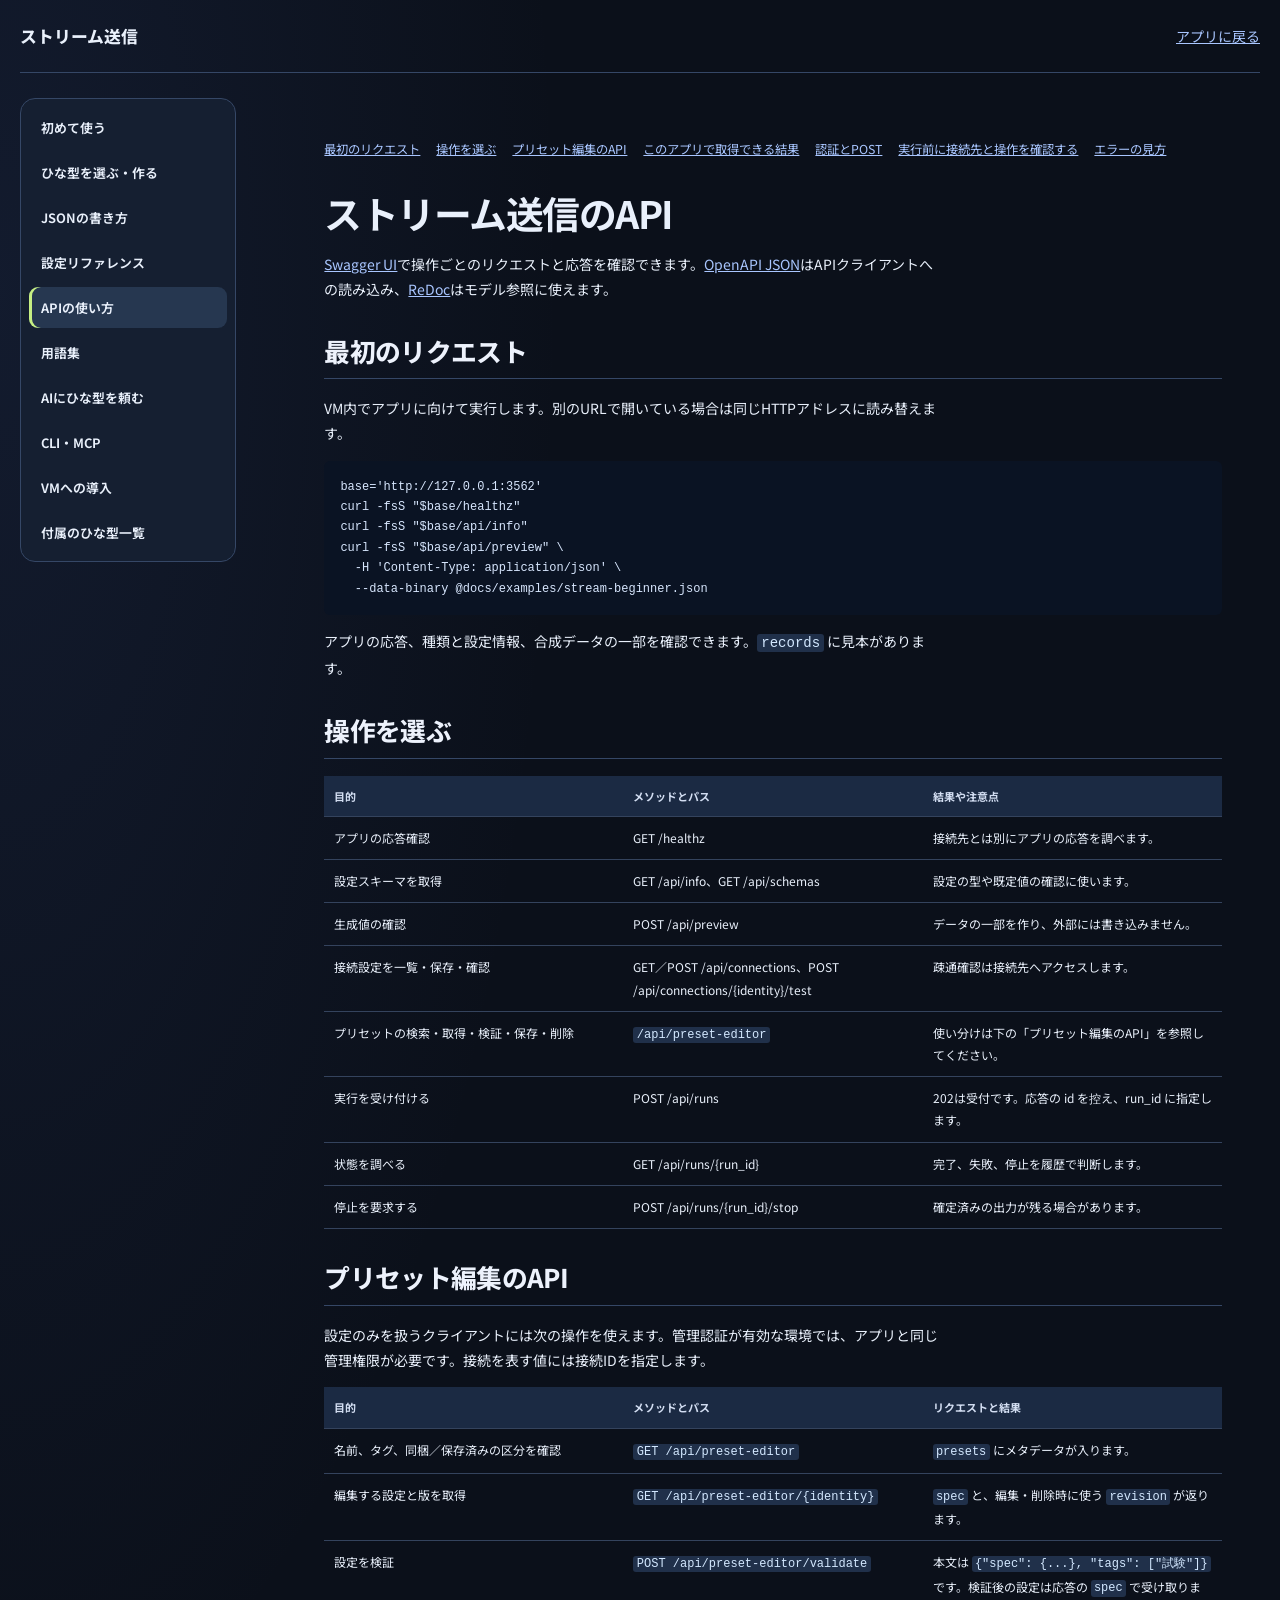
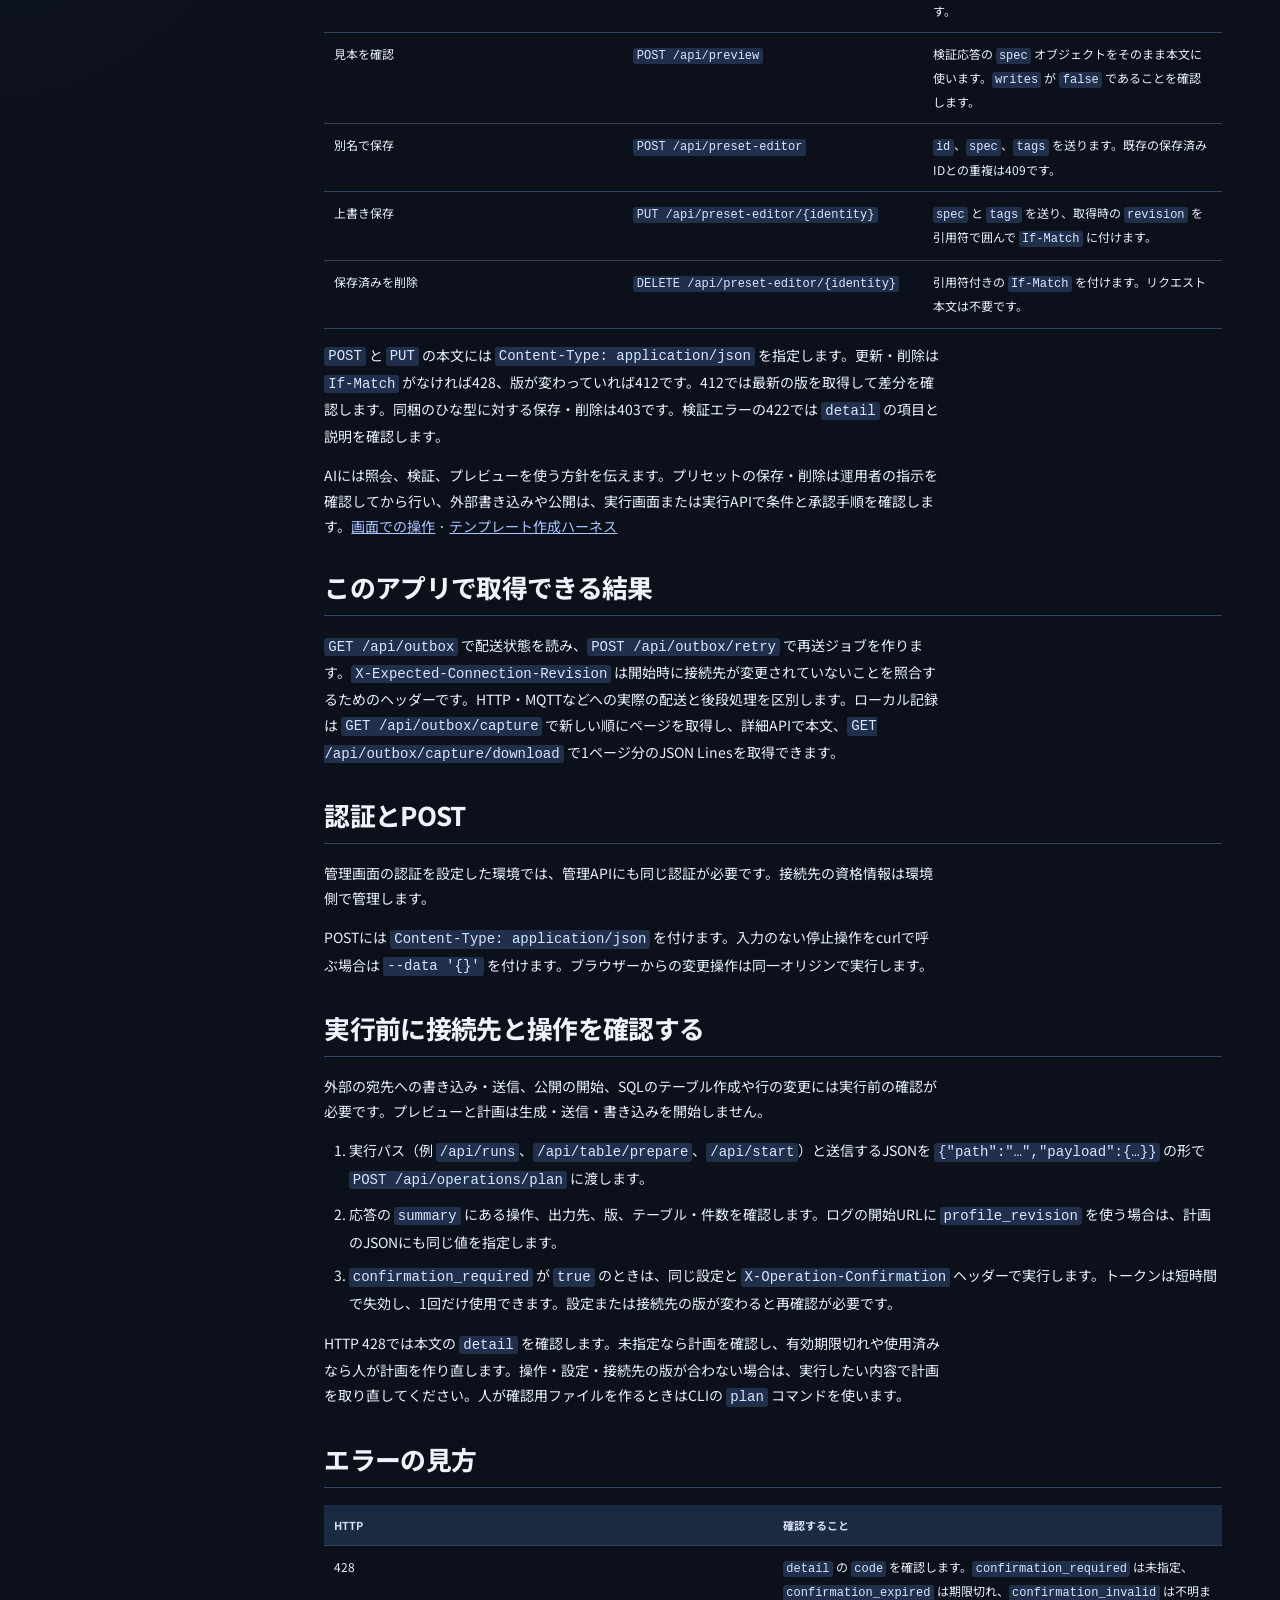
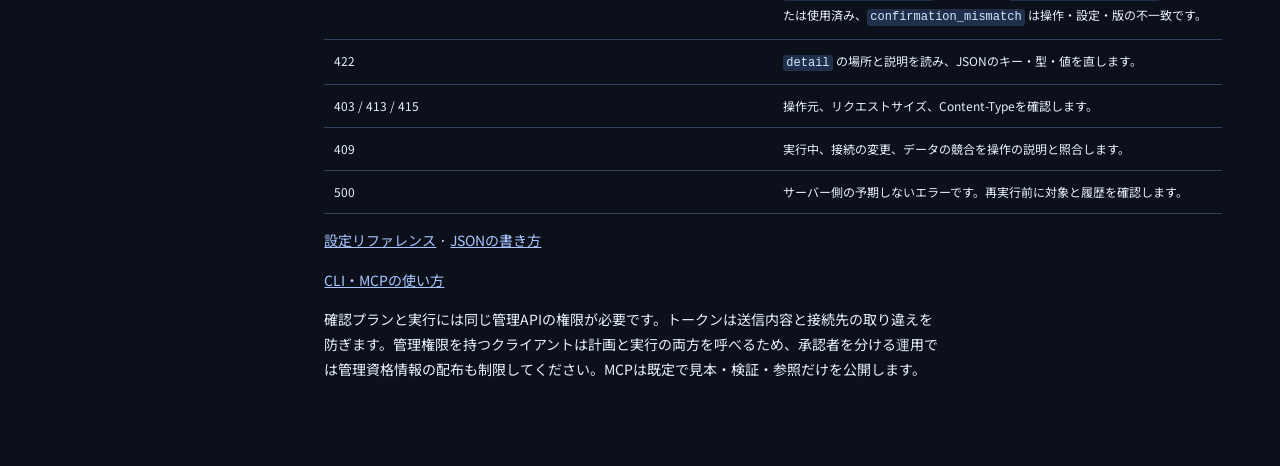
<file: docs/help-site/api.html>
<!doctype html>
<html lang="ja">
<head>
  <meta charset="utf-8">
  <meta name="viewport" content="width=device-width, initial-scale=1">
  <title>APIの使い方 | ストリーム送信</title>
  <link rel="stylesheet" href="/static/style.css">
  <link rel="stylesheet" href="/static/help.css">
  <script src="/static/help.js" defer></script>
</head>
<body class="help-page">
  <a class="help-skip" href="#help-content">本文へ移動</a>
  <div class="help-top">
    <a class="help-home" href="/">ストリーム送信</a>
    <a href="/">アプリに戻る</a>
  </div>
  <div class="help-layout">
    <nav class="help-nav" aria-label="ヘルプ"><a href="/help/index.html">初めて使う</a><a href="/help/presets.html">ひな型を選ぶ・作る</a><a href="/help/templates.html">JSONの書き方</a><a href="/help/settings.html">設定リファレンス</a><a href="/help/api.html" aria-current="page">APIの使い方</a><a href="/help/glossary.html">用語集</a><a href="/help/ai.html">AIにひな型を頼む</a><a href="/help/mcp.html">CLI・MCP</a><a href="/help/install.html">VMへの導入</a><a href="/help/catalog.html">付属のひな型一覧</a></nav>
    <main class="help-content" id="help-content">
      <nav class="help-outline" aria-label="このページ"><a href="#最初のリクエスト">最初のリクエスト</a><a href="#操作を選ぶ">操作を選ぶ</a><a href="#プリセット編集のapi">プリセット編集のAPI</a><a href="#このアプリで取得できる結果">このアプリで取得できる結果</a><a href="#認証とpost">認証とPOST</a><a href="#実行前に接続先と操作を確認する">実行前に接続先と操作を確認する</a><a href="#エラ-の見方">エラーの見方</a></nav>
      <article><h1>ストリーム送信のAPI</h1>
<p><a href="/docs">Swagger UI</a>で操作ごとのリクエストと応答を確認できます。<a href="/openapi.json">OpenAPI JSON</a>はAPIクライアントへの読み込み、<a href="/redoc">ReDoc</a>はモデル参照に使えます。</p>
<h2 id="最初のリクエスト">最初のリクエスト</h2>
<p>VM内でアプリに向けて実行します。別のURLで開いている場合は同じHTTPアドレスに読み替えます。</p>
<pre><code class="language-sh">base='http://127.0.0.1:3562'
curl -fsS &quot;$base/healthz&quot;
curl -fsS &quot;$base/api/info&quot;
curl -fsS &quot;$base/api/preview&quot; \
  -H 'Content-Type: application/json' \
  --data-binary @docs/examples/stream-beginner.json
</code></pre>
<p>アプリの応答、種類と設定情報、合成データの一部を確認できます。<code>records</code> に見本があります。</p>
<h2 id="操作を選ぶ">操作を選ぶ</h2>
<table>
<thead>
<tr>
<th>目的</th>
<th>メソッドとパス</th>
<th>結果や注意点</th>
</tr>
</thead>
<tbody>
<tr>
<td>アプリの応答確認</td>
<td>GET /healthz</td>
<td>接続先とは別にアプリの応答を調べます。</td>
</tr>
<tr>
<td>設定スキーマを取得</td>
<td>GET /api/info、GET /api/schemas</td>
<td>設定の型や既定値の確認に使います。</td>
</tr>
<tr>
<td>生成値の確認</td>
<td>POST /api/preview</td>
<td>データの一部を作り、外部には書き込みません。</td>
</tr>
<tr>
<td>接続設定を一覧・保存・確認</td>
<td>GET／POST /api/connections、POST /api/connections/{identity}/test</td>
<td>疎通確認は接続先へアクセスします。</td>
</tr>
<tr>
<td>プリセットの検索・取得・検証・保存・削除</td>
<td><code>/api/preset-editor</code></td>
<td>使い分けは下の「プリセット編集のAPI」を参照してください。</td>
</tr>
<tr>
<td>実行を受け付ける</td>
<td>POST /api/runs</td>
<td>202は受付です。応答の id を控え、run_id に指定します。</td>
</tr>
<tr>
<td>状態を調べる</td>
<td>GET /api/runs/{run_id}</td>
<td>完了、失敗、停止を履歴で判断します。</td>
</tr>
<tr>
<td>停止を要求する</td>
<td>POST /api/runs/{run_id}/stop</td>
<td>確定済みの出力が残る場合があります。</td>
</tr>
</tbody>
</table>
<h2 id="プリセット編集のapi">プリセット編集のAPI</h2>
<p>設定のみを扱うクライアントには次の操作を使えます。管理認証が有効な環境では、アプリと同じ管理権限が必要です。接続を表す値には接続IDを指定します。</p>
<table>
<thead>
<tr>
<th>目的</th>
<th>メソッドとパス</th>
<th>リクエストと結果</th>
</tr>
</thead>
<tbody>
<tr>
<td>名前、タグ、同梱／保存済みの区分を確認</td>
<td><code>GET /api/preset-editor</code></td>
<td><code>presets</code> にメタデータが入ります。</td>
</tr>
<tr>
<td>編集する設定と版を取得</td>
<td><code>GET /api/preset-editor/{identity}</code></td>
<td><code>spec</code> と、編集・削除時に使う <code>revision</code> が返ります。</td>
</tr>
<tr>
<td>設定を検証</td>
<td><code>POST /api/preset-editor/validate</code></td>
<td>本文は <code>{&quot;spec&quot;: {...}, &quot;tags&quot;: [&quot;試験&quot;]}</code> です。検証後の設定は応答の <code>spec</code> で受け取ります。</td>
</tr>
<tr>
<td>見本を確認</td>
<td><code>POST /api/preview</code></td>
<td>検証応答の <code>spec</code> オブジェクトをそのまま本文に使います。<code>writes</code> が <code>false</code> であることを確認します。</td>
</tr>
<tr>
<td>別名で保存</td>
<td><code>POST /api/preset-editor</code></td>
<td><code>id</code>、<code>spec</code>、<code>tags</code> を送ります。既存の保存済みIDとの重複は409です。</td>
</tr>
<tr>
<td>上書き保存</td>
<td><code>PUT /api/preset-editor/{identity}</code></td>
<td><code>spec</code> と <code>tags</code> を送り、取得時の <code>revision</code> を引用符で囲んで <code>If-Match</code> に付けます。</td>
</tr>
<tr>
<td>保存済みを削除</td>
<td><code>DELETE /api/preset-editor/{identity}</code></td>
<td>引用符付きの <code>If-Match</code> を付けます。リクエスト本文は不要です。</td>
</tr>
</tbody>
</table>
<p><code>POST</code> と <code>PUT</code> の本文には <code>Content-Type: application/json</code> を指定します。更新・削除は <code>If-Match</code> がなければ428、版が変わっていれば412です。412では最新の版を取得して差分を確認します。同梱のひな型に対する保存・削除は403です。検証エラーの422では <code>detail</code> の項目と説明を確認します。</p>
<p>AIには照会、検証、プレビューを使う方針を伝えます。プリセットの保存・削除は運用者の指示を確認してから行い、外部書き込みや公開は、実行画面または実行APIで条件と承認手順を確認します。<a href="/help/presets.html">画面での操作</a> · <a href="/help/ai.html">テンプレート作成ハーネス</a></p>
<h2 id="このアプリで取得できる結果">このアプリで取得できる結果</h2>
<p><code>GET /api/outbox</code> で配送状態を読み、<code>POST /api/outbox/retry</code> で再送ジョブを作ります。<code>X-Expected-Connection-Revision</code> は開始時に接続先が変更されていないことを照合するためのヘッダーです。HTTP・MQTTなどへの実際の配送と後段処理を区別します。ローカル記録は <code>GET /api/outbox/capture</code> で新しい順にページを取得し、詳細APIで本文、<code>GET /api/outbox/capture/download</code> で1ページ分のJSON Linesを取得できます。</p>
<h2 id="認証とpost">認証とPOST</h2>
<p>管理画面の認証を設定した環境では、管理APIにも同じ認証が必要です。接続先の資格情報は環境側で管理します。</p>
<p>POSTには <code>Content-Type: application/json</code> を付けます。入力のない停止操作をcurlで呼ぶ場合は <code>--data '{}'</code> を付けます。ブラウザーからの変更操作は同一オリジンで実行します。</p>
<h2 id="実行前に接続先と操作を確認する">実行前に接続先と操作を確認する</h2>
<p>外部の宛先への書き込み・送信、公開の開始、SQLのテーブル作成や行の変更には実行前の確認が必要です。プレビューと計画は生成・送信・書き込みを開始しません。</p>
<ol>
<li>実行パス（例 <code>/api/runs</code>、<code>/api/table/prepare</code>、<code>/api/start</code>）と送信するJSONを <code>{&quot;path&quot;:&quot;…&quot;,&quot;payload&quot;:{…}}</code> の形で <code>POST /api/operations/plan</code> に渡します。</li>
<li>応答の <code>summary</code> にある操作、出力先、版、テーブル・件数を確認します。ログの開始URLに <code>profile_revision</code> を使う場合は、計画のJSONにも同じ値を指定します。</li>
<li><code>confirmation_required</code> が <code>true</code> のときは、同じ設定と <code>X-Operation-Confirmation</code> ヘッダーで実行します。トークンは短時間で失効し、1回だけ使用できます。設定または接続先の版が変わると再確認が必要です。</li>
</ol>
<p>HTTP 428では本文の <code>detail</code> を確認します。未指定なら計画を確認し、有効期限切れや使用済みなら人が計画を作り直します。操作・設定・接続先の版が合わない場合は、実行したい内容で計画を取り直してください。人が確認用ファイルを作るときはCLIの <code>plan</code> コマンドを使います。</p>
<h2 id="エラ-の見方">エラーの見方</h2>
<table>
<thead>
<tr>
<th>HTTP</th>
<th>確認すること</th>
</tr>
</thead>
<tbody>
<tr>
<td>428</td>
<td><code>detail</code> の <code>code</code> を確認します。<code>confirmation_required</code> は未指定、<code>confirmation_expired</code> は期限切れ、<code>confirmation_invalid</code> は不明または使用済み、<code>confirmation_mismatch</code> は操作・設定・版の不一致です。</td>
</tr>
<tr>
<td>422</td>
<td><code>detail</code> の場所と説明を読み、JSONのキー・型・値を直します。</td>
</tr>
<tr>
<td>403 / 413 / 415</td>
<td>操作元、リクエストサイズ、Content-Typeを確認します。</td>
</tr>
<tr>
<td>409</td>
<td>実行中、接続の変更、データの競合を操作の説明と照合します。</td>
</tr>
<tr>
<td>500</td>
<td>サーバー側の予期しないエラーです。再実行前に対象と履歴を確認します。</td>
</tr>
</tbody>
</table>
<p><a href="/help/settings.html">設定リファレンス</a> · <a href="/help/templates.html">JSONの書き方</a></p>
<p><a href="/help/mcp.html">CLI・MCPの使い方</a></p>
<p>確認プランと実行には同じ管理APIの権限が必要です。トークンは送信内容と接続先の取り違えを防ぎます。管理権限を持つクライアントは計画と実行の両方を呼べるため、承認者を分ける運用では管理資格情報の配布も制限してください。MCPは既定で見本・検証・参照だけを公開します。</p>
</article>
    </main>
  </div>
</body>
</html>
</file>
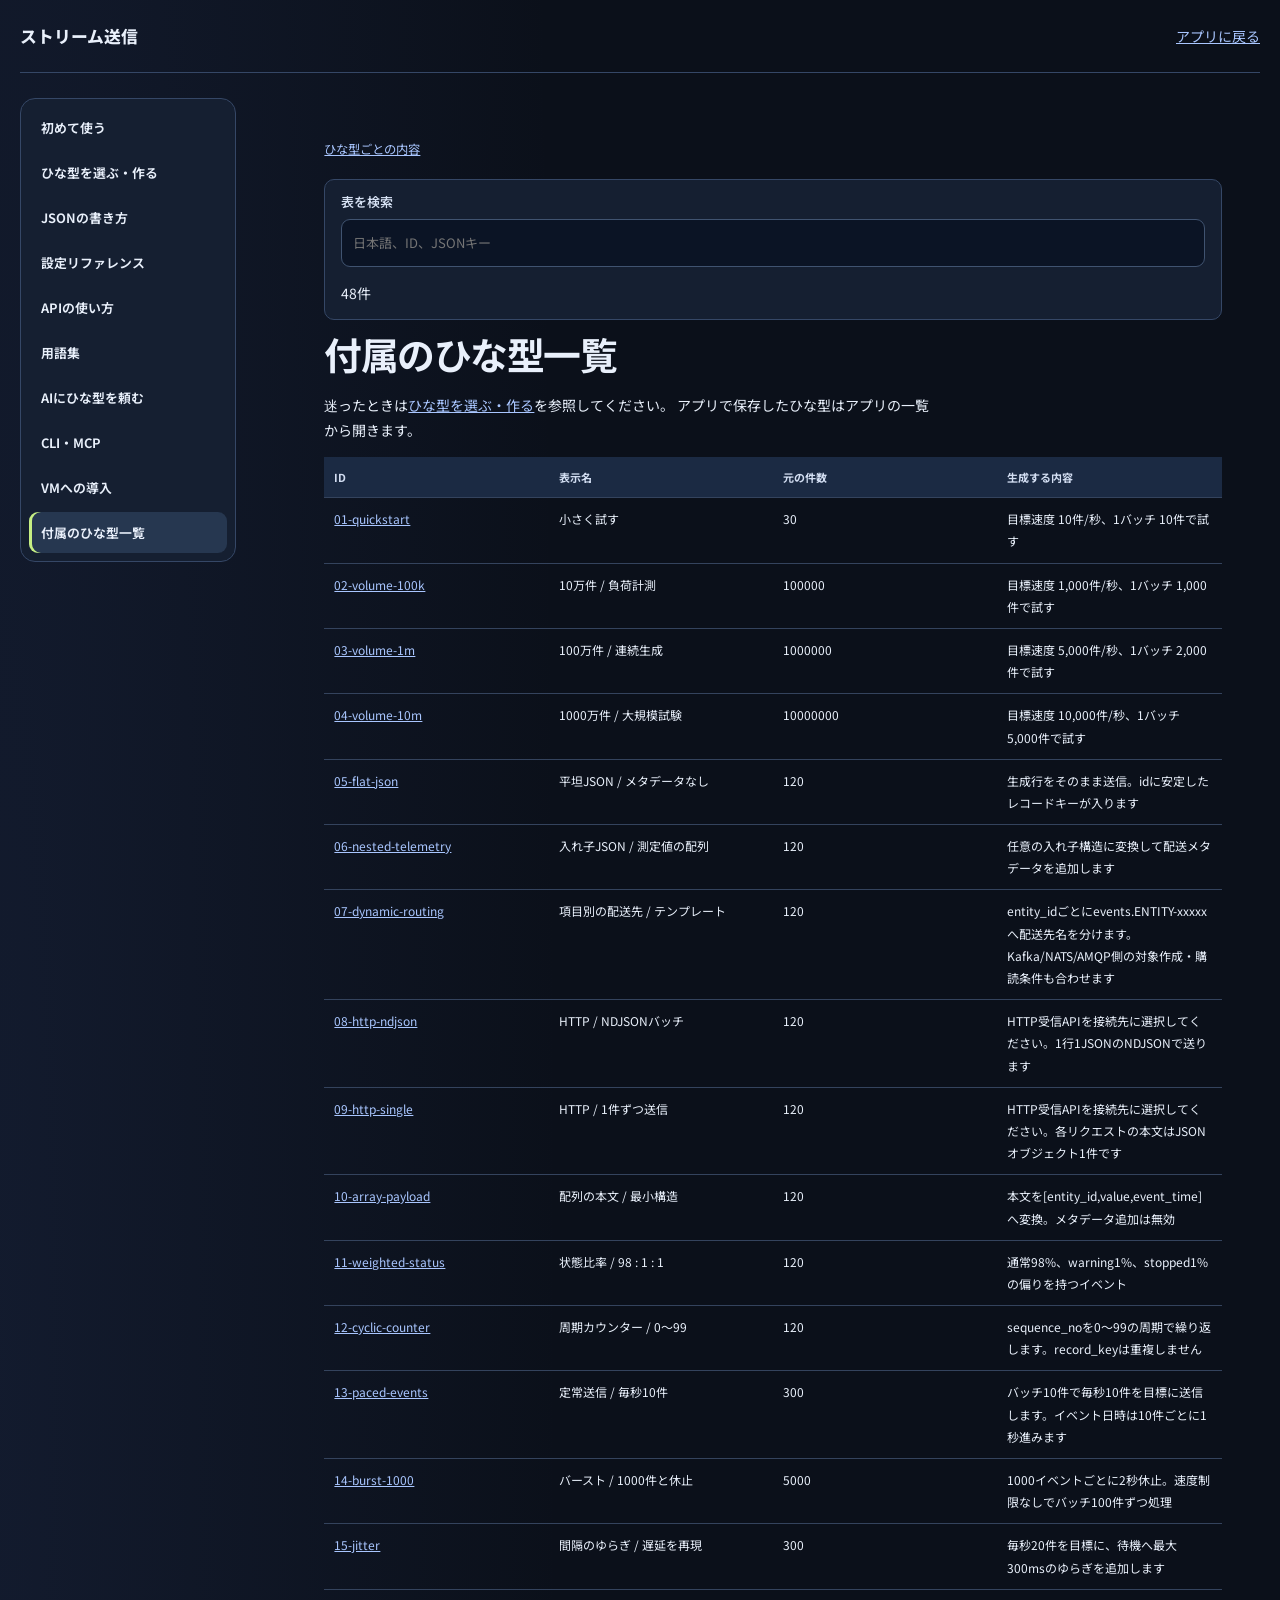
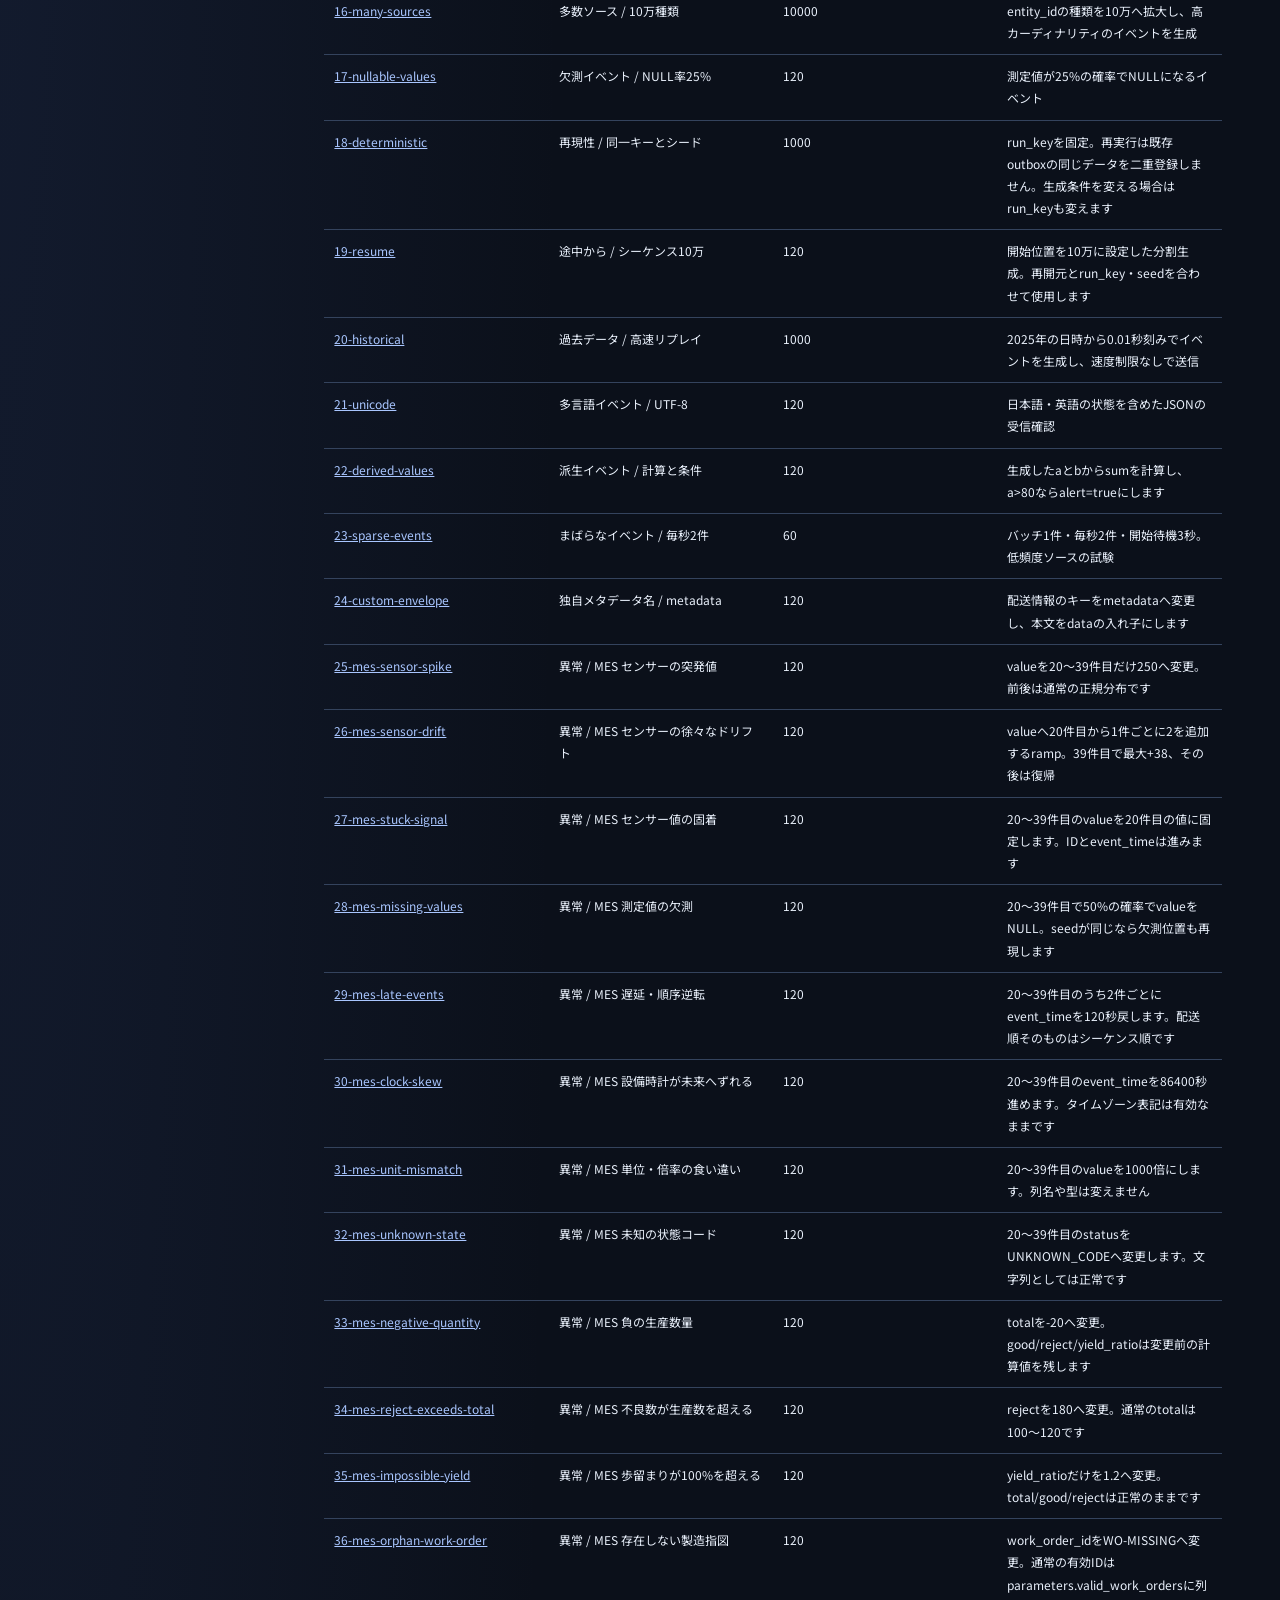
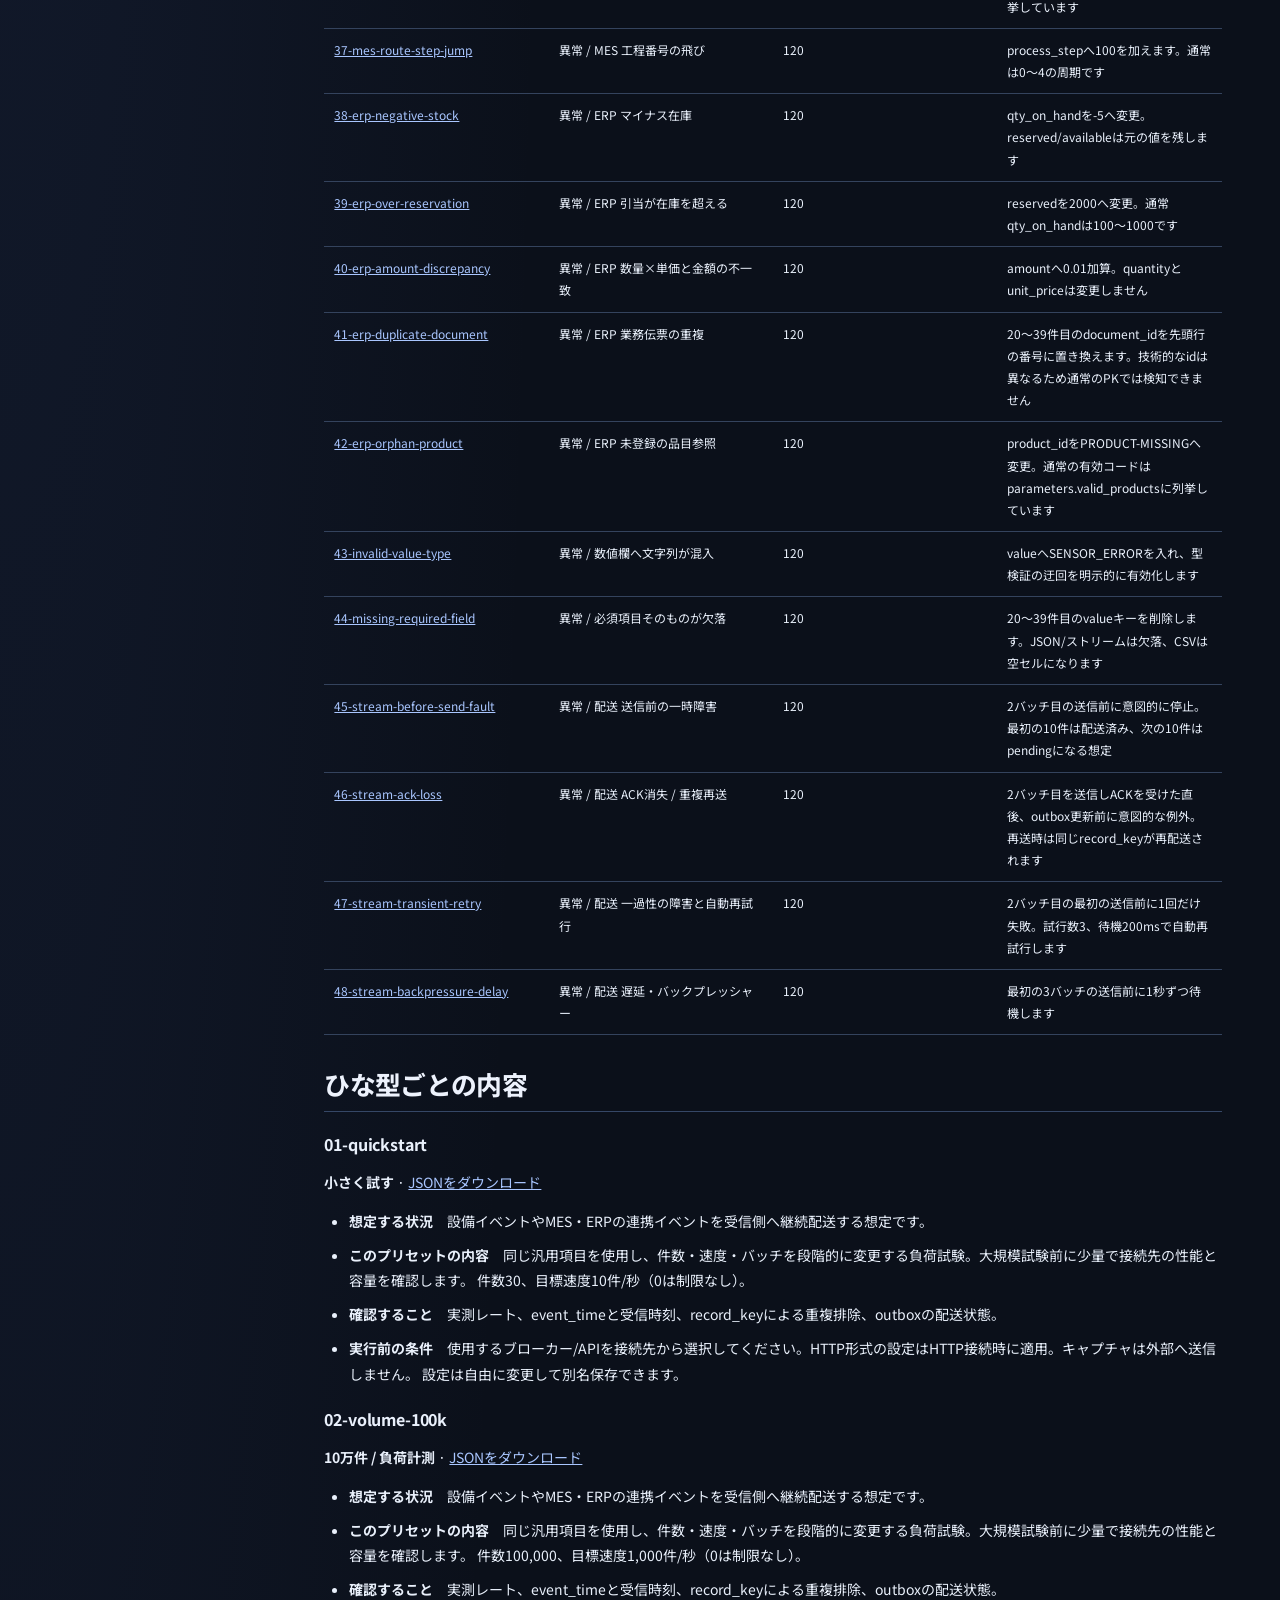
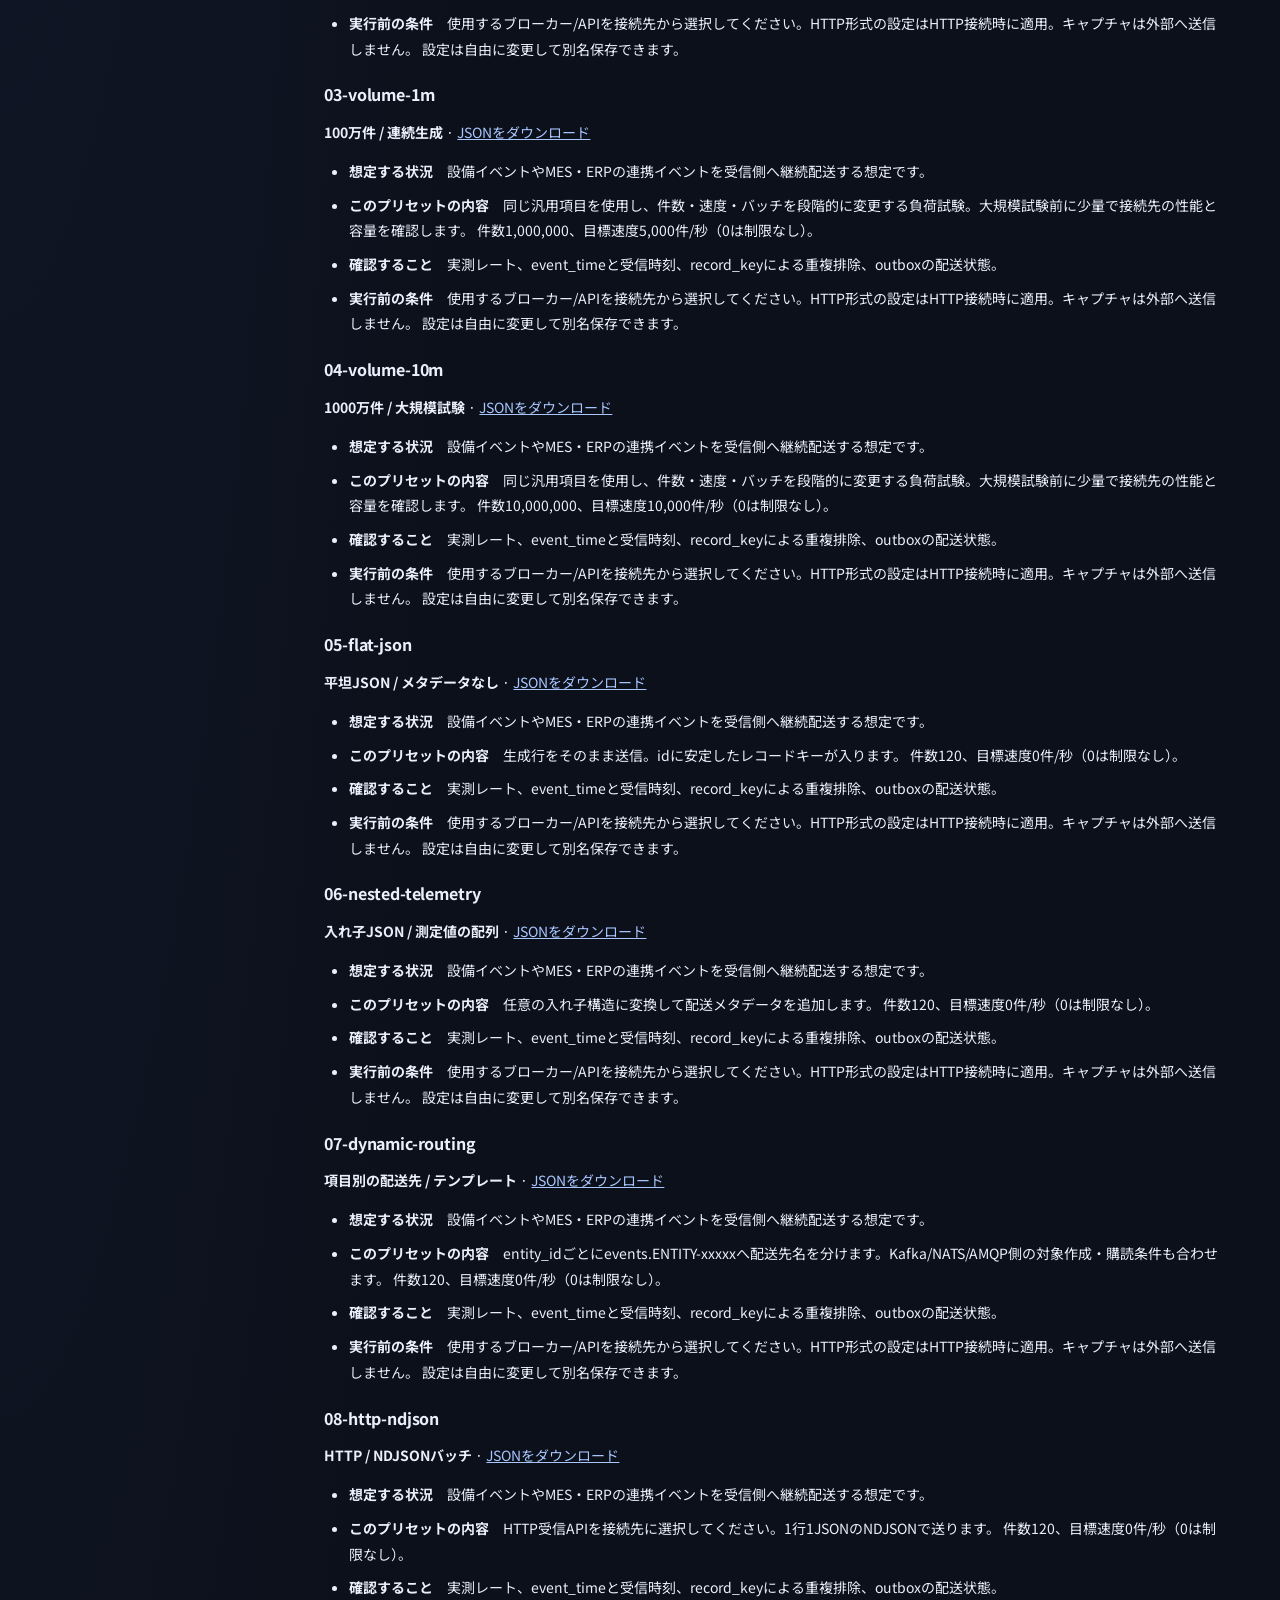
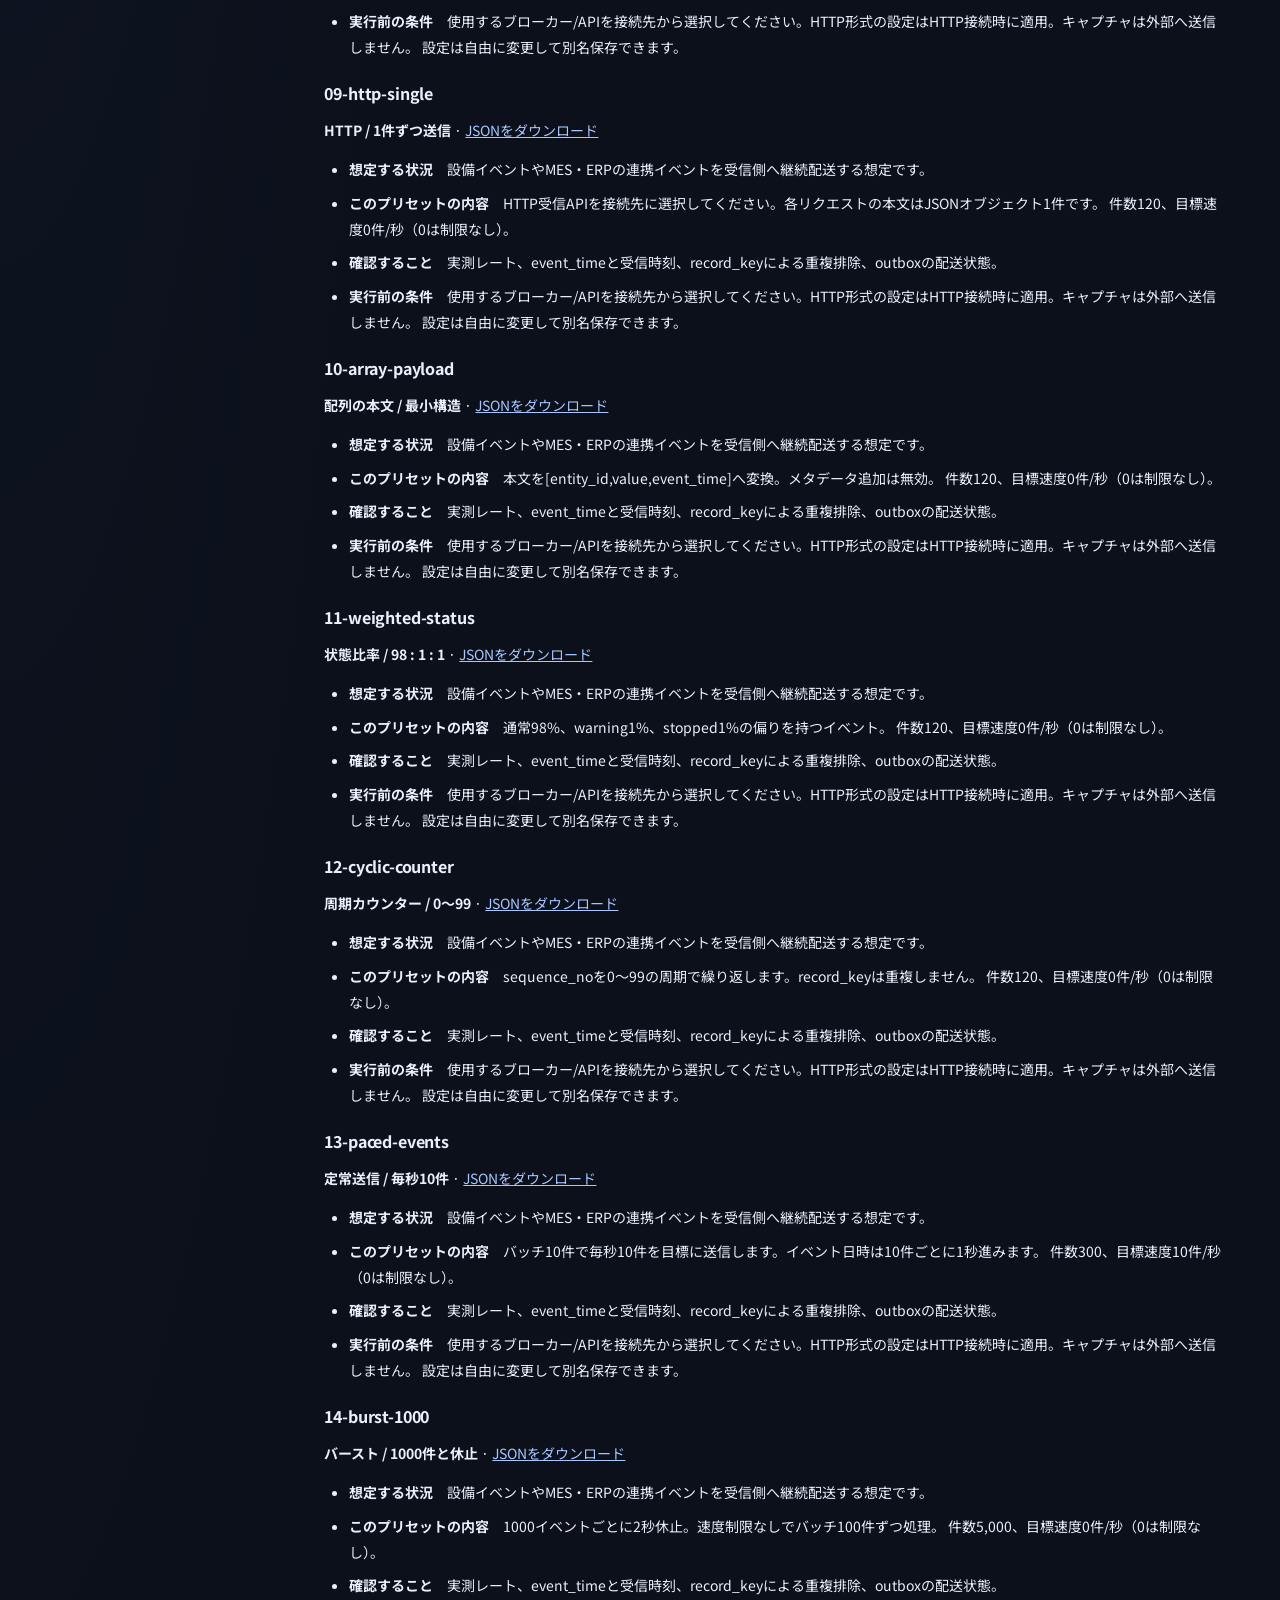
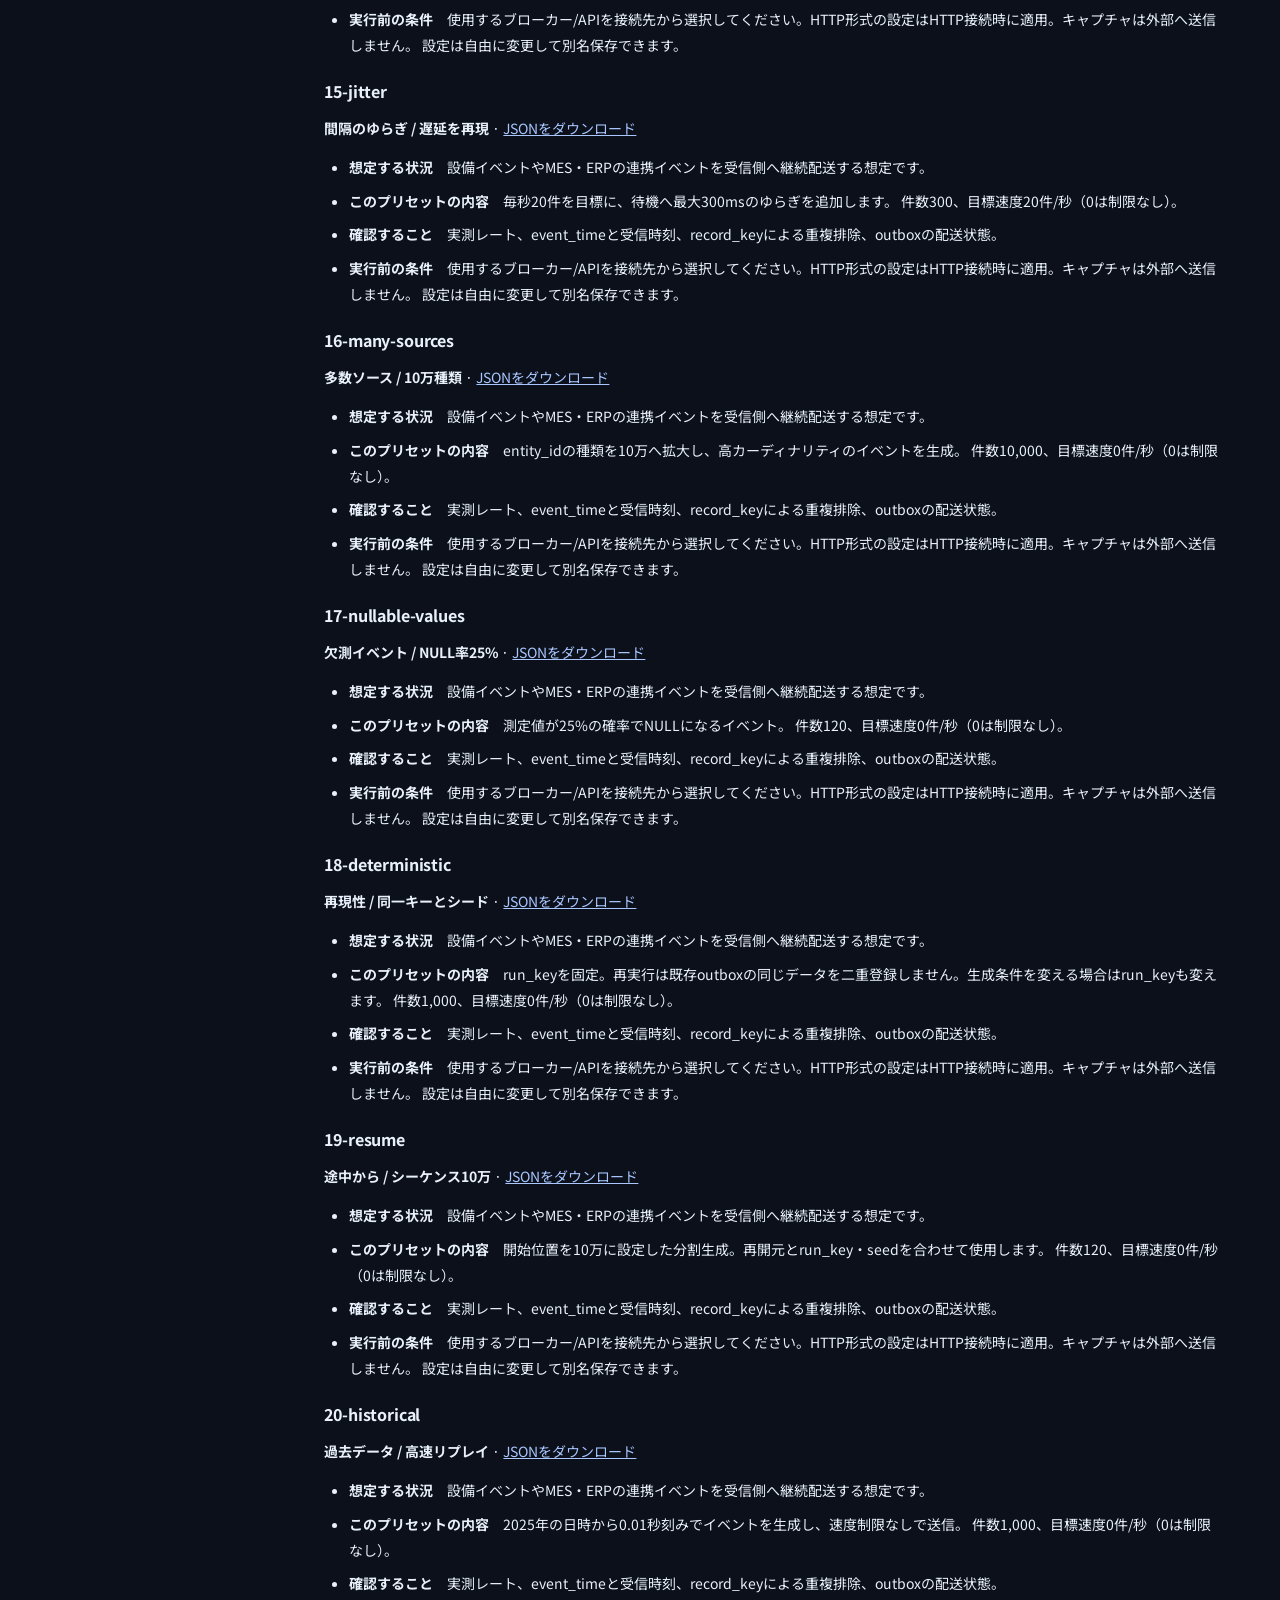
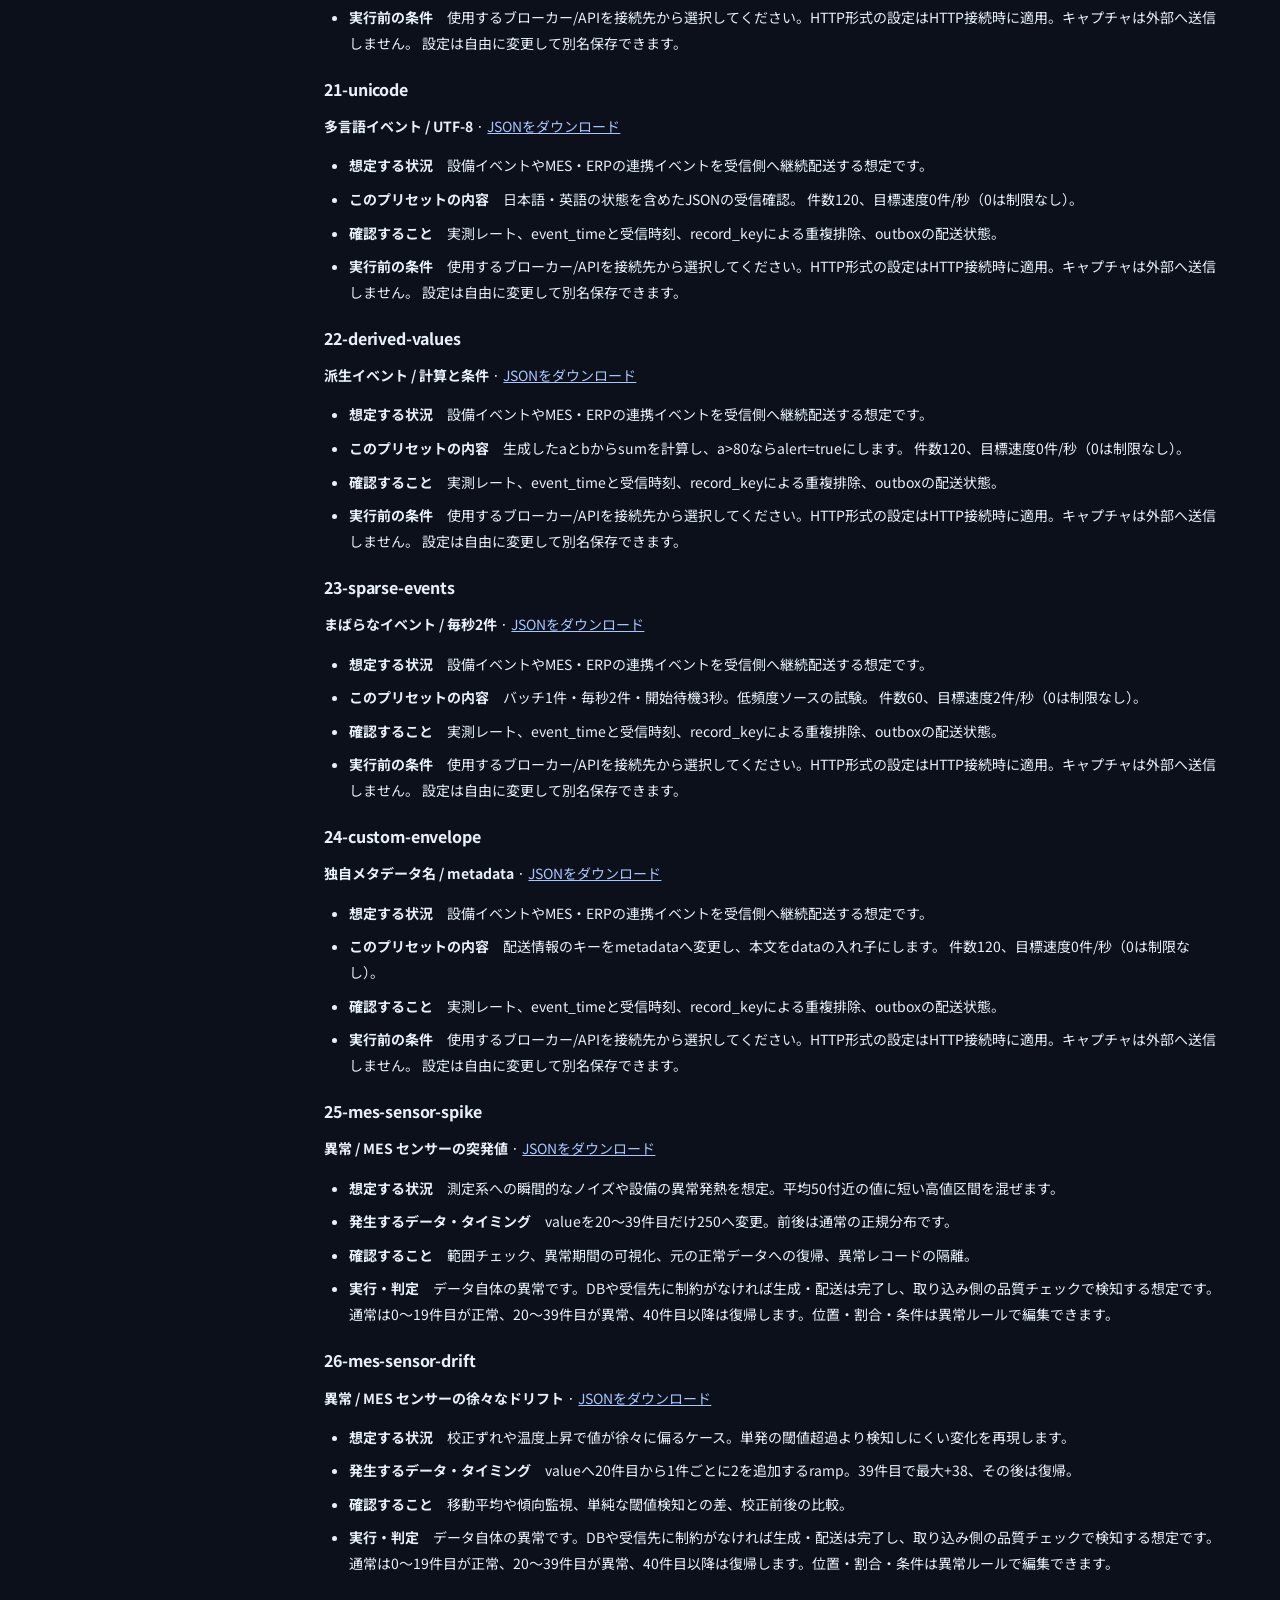
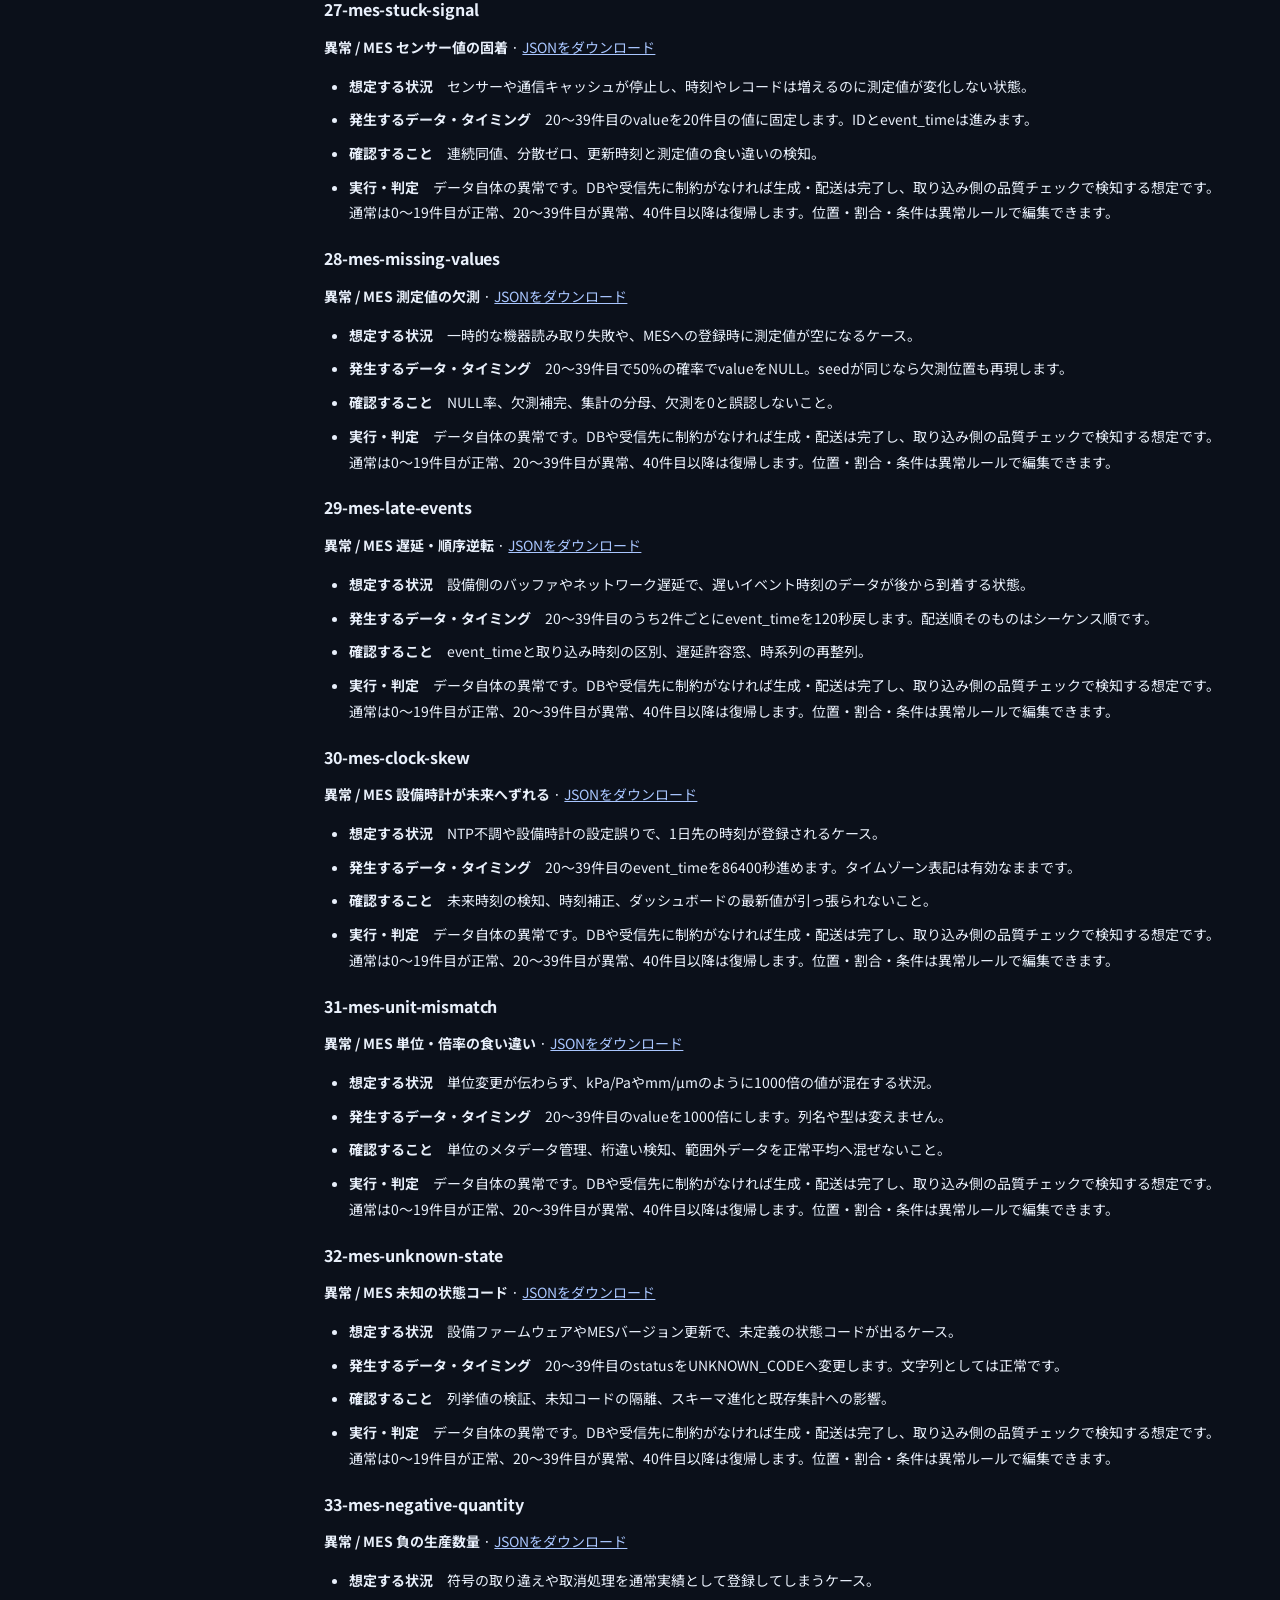
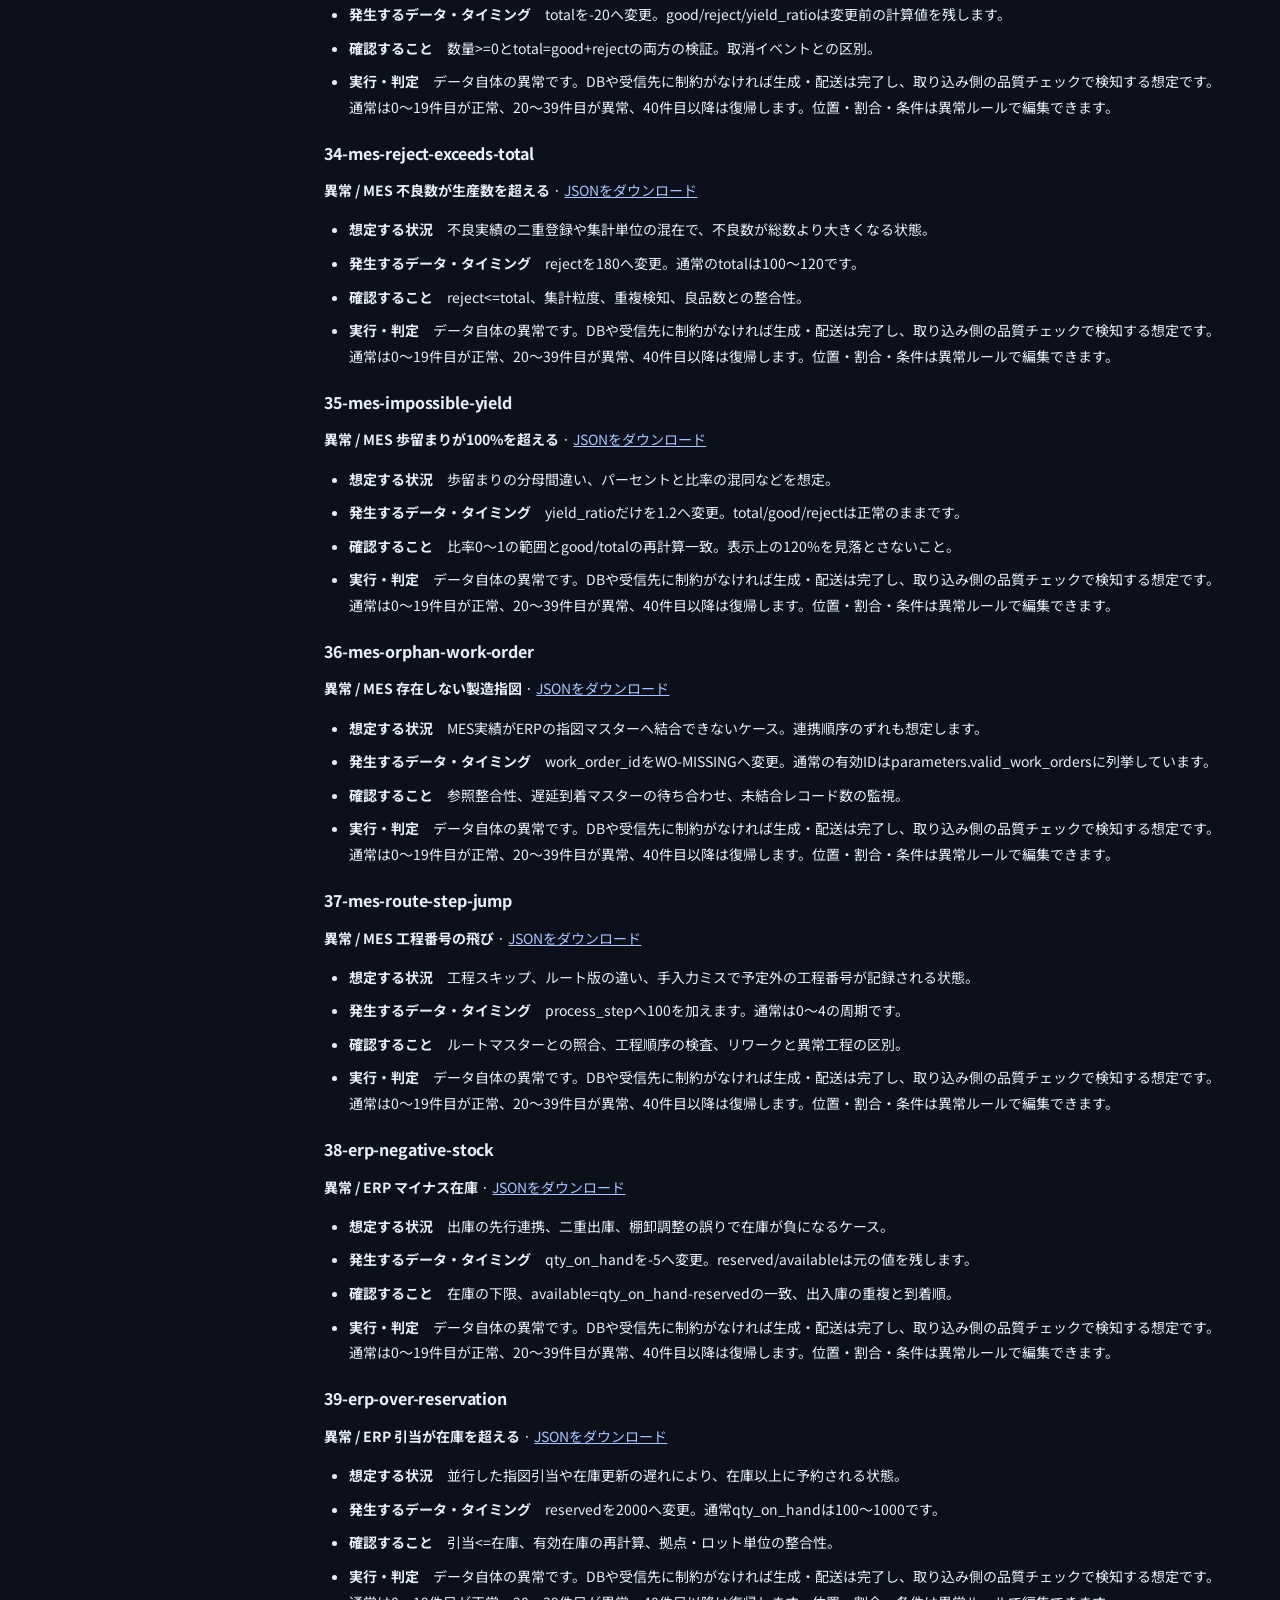
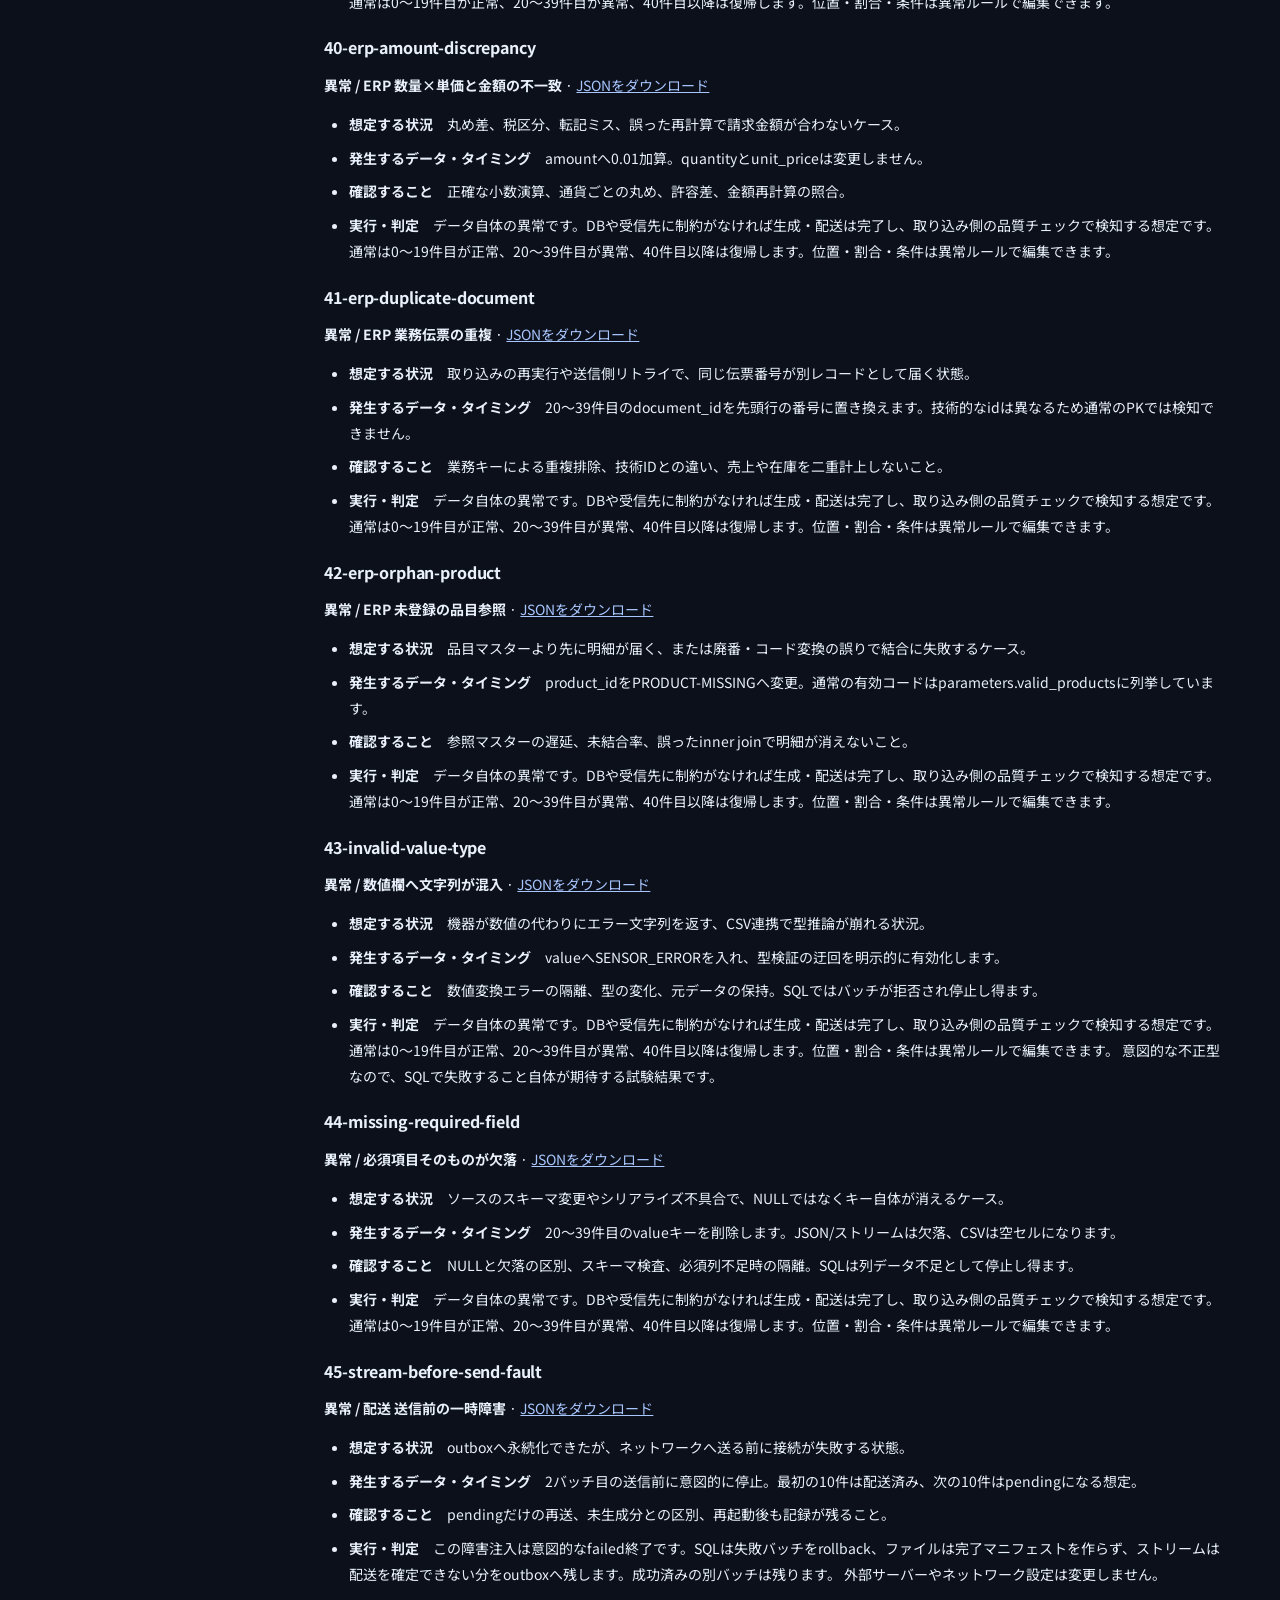
<file: docs/help-site/catalog.html>
<!doctype html>
<html lang="ja">
<head>
  <meta charset="utf-8">
  <meta name="viewport" content="width=device-width, initial-scale=1">
  <title>付属のひな型一覧 | ストリーム送信</title>
  <link rel="stylesheet" href="/static/style.css">
  <link rel="stylesheet" href="/static/help.css">
  <script src="/static/help.js" defer></script>
</head>
<body class="help-page">
  <a class="help-skip" href="#help-content">本文へ移動</a>
  <div class="help-top">
    <a class="help-home" href="/">ストリーム送信</a>
    <a href="/">アプリに戻る</a>
  </div>
  <div class="help-layout">
    <nav class="help-nav" aria-label="ヘルプ"><a href="/help/index.html">初めて使う</a><a href="/help/presets.html">ひな型を選ぶ・作る</a><a href="/help/templates.html">JSONの書き方</a><a href="/help/settings.html">設定リファレンス</a><a href="/help/api.html">APIの使い方</a><a href="/help/glossary.html">用語集</a><a href="/help/ai.html">AIにひな型を頼む</a><a href="/help/mcp.html">CLI・MCP</a><a href="/help/install.html">VMへの導入</a><a href="/help/catalog.html" aria-current="page">付属のひな型一覧</a></nav>
    <main class="help-content" id="help-content">
      <nav class="help-outline" aria-label="このページ"><a href="#ひな型ごとの内容">ひな型ごとの内容</a></nav>
      <div class="help-search" hidden><label for="help-filter">表を検索</label><input id="help-filter" type="search" placeholder="日本語、ID、JSONキー"><p id="help-results" role="status"></p></div>
      <article><h1>付属のひな型一覧</h1>
<p>迷ったときは<a href="/help/presets.html">ひな型を選ぶ・作る</a>を参照してください。
アプリで保存したひな型はアプリの一覧から開きます。</p>
<table>
<thead>
<tr>
<th>ID</th>
<th>表示名</th>
<th>元の件数</th>
<th>生成する内容</th>
</tr>
</thead>
<tbody>
<tr>
<td><a href="#01-quickstart">01-quickstart</a></td>
<td>小さく試す</td>
<td>30</td>
<td>目標速度 10件/秒、1バッチ 10件で試す</td>
</tr>
<tr>
<td><a href="#02-volume-100k">02-volume-100k</a></td>
<td>10万件 / 負荷計測</td>
<td>100000</td>
<td>目標速度 1,000件/秒、1バッチ 1,000件で試す</td>
</tr>
<tr>
<td><a href="#03-volume-1m">03-volume-1m</a></td>
<td>100万件 / 連続生成</td>
<td>1000000</td>
<td>目標速度 5,000件/秒、1バッチ 2,000件で試す</td>
</tr>
<tr>
<td><a href="#04-volume-10m">04-volume-10m</a></td>
<td>1000万件 / 大規模試験</td>
<td>10000000</td>
<td>目標速度 10,000件/秒、1バッチ 5,000件で試す</td>
</tr>
<tr>
<td><a href="#05-flat-json">05-flat-json</a></td>
<td>平坦JSON / メタデータなし</td>
<td>120</td>
<td>生成行をそのまま送信。idに安定したレコードキーが入ります</td>
</tr>
<tr>
<td><a href="#06-nested-telemetry">06-nested-telemetry</a></td>
<td>入れ子JSON / 測定値の配列</td>
<td>120</td>
<td>任意の入れ子構造に変換して配送メタデータを追加します</td>
</tr>
<tr>
<td><a href="#07-dynamic-routing">07-dynamic-routing</a></td>
<td>項目別の配送先 / テンプレート</td>
<td>120</td>
<td>entity_idごとにevents.ENTITY-xxxxxへ配送先名を分けます。Kafka/NATS/AMQP側の対象作成・購読条件も合わせます</td>
</tr>
<tr>
<td><a href="#08-http-ndjson">08-http-ndjson</a></td>
<td>HTTP / NDJSONバッチ</td>
<td>120</td>
<td>HTTP受信APIを接続先に選択してください。1行1JSONのNDJSONで送ります</td>
</tr>
<tr>
<td><a href="#09-http-single">09-http-single</a></td>
<td>HTTP / 1件ずつ送信</td>
<td>120</td>
<td>HTTP受信APIを接続先に選択してください。各リクエストの本文はJSONオブジェクト1件です</td>
</tr>
<tr>
<td><a href="#10-array-payload">10-array-payload</a></td>
<td>配列の本文 / 最小構造</td>
<td>120</td>
<td>本文を[entity_id,value,event_time]へ変換。メタデータ追加は無効</td>
</tr>
<tr>
<td><a href="#11-weighted-status">11-weighted-status</a></td>
<td>状態比率 / 98 : 1 : 1</td>
<td>120</td>
<td>通常98%、warning1%、stopped1%の偏りを持つイベント</td>
</tr>
<tr>
<td><a href="#12-cyclic-counter">12-cyclic-counter</a></td>
<td>周期カウンター / 0〜99</td>
<td>120</td>
<td>sequence_noを0〜99の周期で繰り返します。record_keyは重複しません</td>
</tr>
<tr>
<td><a href="#13-paced-events">13-paced-events</a></td>
<td>定常送信 / 毎秒10件</td>
<td>300</td>
<td>バッチ10件で毎秒10件を目標に送信します。イベント日時は10件ごとに1秒進みます</td>
</tr>
<tr>
<td><a href="#14-burst-1000">14-burst-1000</a></td>
<td>バースト / 1000件と休止</td>
<td>5000</td>
<td>1000イベントごとに2秒休止。速度制限なしでバッチ100件ずつ処理</td>
</tr>
<tr>
<td><a href="#15-jitter">15-jitter</a></td>
<td>間隔のゆらぎ / 遅延を再現</td>
<td>300</td>
<td>毎秒20件を目標に、待機へ最大300msのゆらぎを追加します</td>
</tr>
<tr>
<td><a href="#16-many-sources">16-many-sources</a></td>
<td>多数ソース / 10万種類</td>
<td>10000</td>
<td>entity_idの種類を10万へ拡大し、高カーディナリティのイベントを生成</td>
</tr>
<tr>
<td><a href="#17-nullable-values">17-nullable-values</a></td>
<td>欠測イベント / NULL率25%</td>
<td>120</td>
<td>測定値が25%の確率でNULLになるイベント</td>
</tr>
<tr>
<td><a href="#18-deterministic">18-deterministic</a></td>
<td>再現性 / 同一キーとシード</td>
<td>1000</td>
<td>run_keyを固定。再実行は既存outboxの同じデータを二重登録しません。生成条件を変える場合はrun_keyも変えます</td>
</tr>
<tr>
<td><a href="#19-resume">19-resume</a></td>
<td>途中から / シーケンス10万</td>
<td>120</td>
<td>開始位置を10万に設定した分割生成。再開元とrun_key・seedを合わせて使用します</td>
</tr>
<tr>
<td><a href="#20-historical">20-historical</a></td>
<td>過去データ / 高速リプレイ</td>
<td>1000</td>
<td>2025年の日時から0.01秒刻みでイベントを生成し、速度制限なしで送信</td>
</tr>
<tr>
<td><a href="#21-unicode">21-unicode</a></td>
<td>多言語イベント / UTF-8</td>
<td>120</td>
<td>日本語・英語の状態を含めたJSONの受信確認</td>
</tr>
<tr>
<td><a href="#22-derived-values">22-derived-values</a></td>
<td>派生イベント / 計算と条件</td>
<td>120</td>
<td>生成したaとbからsumを計算し、a&gt;80ならalert=trueにします</td>
</tr>
<tr>
<td><a href="#23-sparse-events">23-sparse-events</a></td>
<td>まばらなイベント / 毎秒2件</td>
<td>60</td>
<td>バッチ1件・毎秒2件・開始待機3秒。低頻度ソースの試験</td>
</tr>
<tr>
<td><a href="#24-custom-envelope">24-custom-envelope</a></td>
<td>独自メタデータ名 / metadata</td>
<td>120</td>
<td>配送情報のキーをmetadataへ変更し、本文をdataの入れ子にします</td>
</tr>
<tr>
<td><a href="#25-mes-sensor-spike">25-mes-sensor-spike</a></td>
<td>異常 / MES センサーの突発値</td>
<td>120</td>
<td>valueを20〜39件目だけ250へ変更。前後は通常の正規分布です</td>
</tr>
<tr>
<td><a href="#26-mes-sensor-drift">26-mes-sensor-drift</a></td>
<td>異常 / MES センサーの徐々なドリフト</td>
<td>120</td>
<td>valueへ20件目から1件ごとに2を追加するramp。39件目で最大+38、その後は復帰</td>
</tr>
<tr>
<td><a href="#27-mes-stuck-signal">27-mes-stuck-signal</a></td>
<td>異常 / MES センサー値の固着</td>
<td>120</td>
<td>20〜39件目のvalueを20件目の値に固定します。IDとevent_timeは進みます</td>
</tr>
<tr>
<td><a href="#28-mes-missing-values">28-mes-missing-values</a></td>
<td>異常 / MES 測定値の欠測</td>
<td>120</td>
<td>20〜39件目で50%の確率でvalueをNULL。seedが同じなら欠測位置も再現します</td>
</tr>
<tr>
<td><a href="#29-mes-late-events">29-mes-late-events</a></td>
<td>異常 / MES 遅延・順序逆転</td>
<td>120</td>
<td>20〜39件目のうち2件ごとにevent_timeを120秒戻します。配送順そのものはシーケンス順です</td>
</tr>
<tr>
<td><a href="#30-mes-clock-skew">30-mes-clock-skew</a></td>
<td>異常 / MES 設備時計が未来へずれる</td>
<td>120</td>
<td>20〜39件目のevent_timeを86400秒進めます。タイムゾーン表記は有効なままです</td>
</tr>
<tr>
<td><a href="#31-mes-unit-mismatch">31-mes-unit-mismatch</a></td>
<td>異常 / MES 単位・倍率の食い違い</td>
<td>120</td>
<td>20〜39件目のvalueを1000倍にします。列名や型は変えません</td>
</tr>
<tr>
<td><a href="#32-mes-unknown-state">32-mes-unknown-state</a></td>
<td>異常 / MES 未知の状態コード</td>
<td>120</td>
<td>20〜39件目のstatusをUNKNOWN_CODEへ変更します。文字列としては正常です</td>
</tr>
<tr>
<td><a href="#33-mes-negative-quantity">33-mes-negative-quantity</a></td>
<td>異常 / MES 負の生産数量</td>
<td>120</td>
<td>totalを-20へ変更。good/reject/yield_ratioは変更前の計算値を残します</td>
</tr>
<tr>
<td><a href="#34-mes-reject-exceeds-total">34-mes-reject-exceeds-total</a></td>
<td>異常 / MES 不良数が生産数を超える</td>
<td>120</td>
<td>rejectを180へ変更。通常のtotalは100〜120です</td>
</tr>
<tr>
<td><a href="#35-mes-impossible-yield">35-mes-impossible-yield</a></td>
<td>異常 / MES 歩留まりが100%を超える</td>
<td>120</td>
<td>yield_ratioだけを1.2へ変更。total/good/rejectは正常のままです</td>
</tr>
<tr>
<td><a href="#36-mes-orphan-work-order">36-mes-orphan-work-order</a></td>
<td>異常 / MES 存在しない製造指図</td>
<td>120</td>
<td>work_order_idをWO-MISSINGへ変更。通常の有効IDはparameters.valid_work_ordersに列挙しています</td>
</tr>
<tr>
<td><a href="#37-mes-route-step-jump">37-mes-route-step-jump</a></td>
<td>異常 / MES 工程番号の飛び</td>
<td>120</td>
<td>process_stepへ100を加えます。通常は0〜4の周期です</td>
</tr>
<tr>
<td><a href="#38-erp-negative-stock">38-erp-negative-stock</a></td>
<td>異常 / ERP マイナス在庫</td>
<td>120</td>
<td>qty_on_handを-5へ変更。reserved/availableは元の値を残します</td>
</tr>
<tr>
<td><a href="#39-erp-over-reservation">39-erp-over-reservation</a></td>
<td>異常 / ERP 引当が在庫を超える</td>
<td>120</td>
<td>reservedを2000へ変更。通常qty_on_handは100〜1000です</td>
</tr>
<tr>
<td><a href="#40-erp-amount-discrepancy">40-erp-amount-discrepancy</a></td>
<td>異常 / ERP 数量×単価と金額の不一致</td>
<td>120</td>
<td>amountへ0.01加算。quantityとunit_priceは変更しません</td>
</tr>
<tr>
<td><a href="#41-erp-duplicate-document">41-erp-duplicate-document</a></td>
<td>異常 / ERP 業務伝票の重複</td>
<td>120</td>
<td>20〜39件目のdocument_idを先頭行の番号に置き換えます。技術的なidは異なるため通常のPKでは検知できません</td>
</tr>
<tr>
<td><a href="#42-erp-orphan-product">42-erp-orphan-product</a></td>
<td>異常 / ERP 未登録の品目参照</td>
<td>120</td>
<td>product_idをPRODUCT-MISSINGへ変更。通常の有効コードはparameters.valid_productsに列挙しています</td>
</tr>
<tr>
<td><a href="#43-invalid-value-type">43-invalid-value-type</a></td>
<td>異常 / 数値欄へ文字列が混入</td>
<td>120</td>
<td>valueへSENSOR_ERRORを入れ、型検証の迂回を明示的に有効化します</td>
</tr>
<tr>
<td><a href="#44-missing-required-field">44-missing-required-field</a></td>
<td>異常 / 必須項目そのものが欠落</td>
<td>120</td>
<td>20〜39件目のvalueキーを削除します。JSON/ストリームは欠落、CSVは空セルになります</td>
</tr>
<tr>
<td><a href="#45-stream-before-send-fault">45-stream-before-send-fault</a></td>
<td>異常 / 配送 送信前の一時障害</td>
<td>120</td>
<td>2バッチ目の送信前に意図的に停止。最初の10件は配送済み、次の10件はpendingになる想定</td>
</tr>
<tr>
<td><a href="#46-stream-ack-loss">46-stream-ack-loss</a></td>
<td>異常 / 配送 ACK消失 / 重複再送</td>
<td>120</td>
<td>2バッチ目を送信しACKを受けた直後、outbox更新前に意図的な例外。再送時は同じrecord_keyが再配送されます</td>
</tr>
<tr>
<td><a href="#47-stream-transient-retry">47-stream-transient-retry</a></td>
<td>異常 / 配送 一過性の障害と自動再試行</td>
<td>120</td>
<td>2バッチ目の最初の送信前に1回だけ失敗。試行数3、待機200msで自動再試行します</td>
</tr>
<tr>
<td><a href="#48-stream-backpressure-delay">48-stream-backpressure-delay</a></td>
<td>異常 / 配送 遅延・バックプレッシャー</td>
<td>120</td>
<td>最初の3バッチの送信前に1秒ずつ待機します</td>
</tr>
</tbody>
</table>
<h2 id="ひな型ごとの内容">ひな型ごとの内容</h2>
<h3 id="01-quickstart">01-quickstart</h3>
<p><strong>小さく試す</strong> · <a href="/help/preset-files/01-quickstart.json">JSONをダウンロード</a></p>
<ul>
<li><strong>想定する状況</strong>　設備イベントやMES・ERPの連携イベントを受信側へ継続配送する想定です。</li>
<li><strong>このプリセットの内容</strong>　同じ汎用項目を使用し、件数・速度・バッチを段階的に変更する負荷試験。大規模試験前に少量で接続先の性能と容量を確認します。 件数30、目標速度10件/秒（0は制限なし）。</li>
<li><strong>確認すること</strong>　実測レート、event_timeと受信時刻、record_keyによる重複排除、outboxの配送状態。</li>
<li><strong>実行前の条件</strong>　使用するブローカー/APIを接続先から選択してください。HTTP形式の設定はHTTP接続時に適用。キャプチャは外部へ送信しません。 設定は自由に変更して別名保存できます。</li>
</ul>
<h3 id="02-volume-100k">02-volume-100k</h3>
<p><strong>10万件 / 負荷計測</strong> · <a href="/help/preset-files/02-volume-100k.json">JSONをダウンロード</a></p>
<ul>
<li><strong>想定する状況</strong>　設備イベントやMES・ERPの連携イベントを受信側へ継続配送する想定です。</li>
<li><strong>このプリセットの内容</strong>　同じ汎用項目を使用し、件数・速度・バッチを段階的に変更する負荷試験。大規模試験前に少量で接続先の性能と容量を確認します。 件数100,000、目標速度1,000件/秒（0は制限なし）。</li>
<li><strong>確認すること</strong>　実測レート、event_timeと受信時刻、record_keyによる重複排除、outboxの配送状態。</li>
<li><strong>実行前の条件</strong>　使用するブローカー/APIを接続先から選択してください。HTTP形式の設定はHTTP接続時に適用。キャプチャは外部へ送信しません。 設定は自由に変更して別名保存できます。</li>
</ul>
<h3 id="03-volume-1m">03-volume-1m</h3>
<p><strong>100万件 / 連続生成</strong> · <a href="/help/preset-files/03-volume-1m.json">JSONをダウンロード</a></p>
<ul>
<li><strong>想定する状況</strong>　設備イベントやMES・ERPの連携イベントを受信側へ継続配送する想定です。</li>
<li><strong>このプリセットの内容</strong>　同じ汎用項目を使用し、件数・速度・バッチを段階的に変更する負荷試験。大規模試験前に少量で接続先の性能と容量を確認します。 件数1,000,000、目標速度5,000件/秒（0は制限なし）。</li>
<li><strong>確認すること</strong>　実測レート、event_timeと受信時刻、record_keyによる重複排除、outboxの配送状態。</li>
<li><strong>実行前の条件</strong>　使用するブローカー/APIを接続先から選択してください。HTTP形式の設定はHTTP接続時に適用。キャプチャは外部へ送信しません。 設定は自由に変更して別名保存できます。</li>
</ul>
<h3 id="04-volume-10m">04-volume-10m</h3>
<p><strong>1000万件 / 大規模試験</strong> · <a href="/help/preset-files/04-volume-10m.json">JSONをダウンロード</a></p>
<ul>
<li><strong>想定する状況</strong>　設備イベントやMES・ERPの連携イベントを受信側へ継続配送する想定です。</li>
<li><strong>このプリセットの内容</strong>　同じ汎用項目を使用し、件数・速度・バッチを段階的に変更する負荷試験。大規模試験前に少量で接続先の性能と容量を確認します。 件数10,000,000、目標速度10,000件/秒（0は制限なし）。</li>
<li><strong>確認すること</strong>　実測レート、event_timeと受信時刻、record_keyによる重複排除、outboxの配送状態。</li>
<li><strong>実行前の条件</strong>　使用するブローカー/APIを接続先から選択してください。HTTP形式の設定はHTTP接続時に適用。キャプチャは外部へ送信しません。 設定は自由に変更して別名保存できます。</li>
</ul>
<h3 id="05-flat-json">05-flat-json</h3>
<p><strong>平坦JSON / メタデータなし</strong> · <a href="/help/preset-files/05-flat-json.json">JSONをダウンロード</a></p>
<ul>
<li><strong>想定する状況</strong>　設備イベントやMES・ERPの連携イベントを受信側へ継続配送する想定です。</li>
<li><strong>このプリセットの内容</strong>　生成行をそのまま送信。idに安定したレコードキーが入ります。 件数120、目標速度0件/秒（0は制限なし）。</li>
<li><strong>確認すること</strong>　実測レート、event_timeと受信時刻、record_keyによる重複排除、outboxの配送状態。</li>
<li><strong>実行前の条件</strong>　使用するブローカー/APIを接続先から選択してください。HTTP形式の設定はHTTP接続時に適用。キャプチャは外部へ送信しません。 設定は自由に変更して別名保存できます。</li>
</ul>
<h3 id="06-nested-telemetry">06-nested-telemetry</h3>
<p><strong>入れ子JSON / 測定値の配列</strong> · <a href="/help/preset-files/06-nested-telemetry.json">JSONをダウンロード</a></p>
<ul>
<li><strong>想定する状況</strong>　設備イベントやMES・ERPの連携イベントを受信側へ継続配送する想定です。</li>
<li><strong>このプリセットの内容</strong>　任意の入れ子構造に変換して配送メタデータを追加します。 件数120、目標速度0件/秒（0は制限なし）。</li>
<li><strong>確認すること</strong>　実測レート、event_timeと受信時刻、record_keyによる重複排除、outboxの配送状態。</li>
<li><strong>実行前の条件</strong>　使用するブローカー/APIを接続先から選択してください。HTTP形式の設定はHTTP接続時に適用。キャプチャは外部へ送信しません。 設定は自由に変更して別名保存できます。</li>
</ul>
<h3 id="07-dynamic-routing">07-dynamic-routing</h3>
<p><strong>項目別の配送先 / テンプレート</strong> · <a href="/help/preset-files/07-dynamic-routing.json">JSONをダウンロード</a></p>
<ul>
<li><strong>想定する状況</strong>　設備イベントやMES・ERPの連携イベントを受信側へ継続配送する想定です。</li>
<li><strong>このプリセットの内容</strong>　entity_idごとにevents.ENTITY-xxxxxへ配送先名を分けます。Kafka/NATS/AMQP側の対象作成・購読条件も合わせます。 件数120、目標速度0件/秒（0は制限なし）。</li>
<li><strong>確認すること</strong>　実測レート、event_timeと受信時刻、record_keyによる重複排除、outboxの配送状態。</li>
<li><strong>実行前の条件</strong>　使用するブローカー/APIを接続先から選択してください。HTTP形式の設定はHTTP接続時に適用。キャプチャは外部へ送信しません。 設定は自由に変更して別名保存できます。</li>
</ul>
<h3 id="08-http-ndjson">08-http-ndjson</h3>
<p><strong>HTTP / NDJSONバッチ</strong> · <a href="/help/preset-files/08-http-ndjson.json">JSONをダウンロード</a></p>
<ul>
<li><strong>想定する状況</strong>　設備イベントやMES・ERPの連携イベントを受信側へ継続配送する想定です。</li>
<li><strong>このプリセットの内容</strong>　HTTP受信APIを接続先に選択してください。1行1JSONのNDJSONで送ります。 件数120、目標速度0件/秒（0は制限なし）。</li>
<li><strong>確認すること</strong>　実測レート、event_timeと受信時刻、record_keyによる重複排除、outboxの配送状態。</li>
<li><strong>実行前の条件</strong>　使用するブローカー/APIを接続先から選択してください。HTTP形式の設定はHTTP接続時に適用。キャプチャは外部へ送信しません。 設定は自由に変更して別名保存できます。</li>
</ul>
<h3 id="09-http-single">09-http-single</h3>
<p><strong>HTTP / 1件ずつ送信</strong> · <a href="/help/preset-files/09-http-single.json">JSONをダウンロード</a></p>
<ul>
<li><strong>想定する状況</strong>　設備イベントやMES・ERPの連携イベントを受信側へ継続配送する想定です。</li>
<li><strong>このプリセットの内容</strong>　HTTP受信APIを接続先に選択してください。各リクエストの本文はJSONオブジェクト1件です。 件数120、目標速度0件/秒（0は制限なし）。</li>
<li><strong>確認すること</strong>　実測レート、event_timeと受信時刻、record_keyによる重複排除、outboxの配送状態。</li>
<li><strong>実行前の条件</strong>　使用するブローカー/APIを接続先から選択してください。HTTP形式の設定はHTTP接続時に適用。キャプチャは外部へ送信しません。 設定は自由に変更して別名保存できます。</li>
</ul>
<h3 id="10-array-payload">10-array-payload</h3>
<p><strong>配列の本文 / 最小構造</strong> · <a href="/help/preset-files/10-array-payload.json">JSONをダウンロード</a></p>
<ul>
<li><strong>想定する状況</strong>　設備イベントやMES・ERPの連携イベントを受信側へ継続配送する想定です。</li>
<li><strong>このプリセットの内容</strong>　本文を[entity_id,value,event_time]へ変換。メタデータ追加は無効。 件数120、目標速度0件/秒（0は制限なし）。</li>
<li><strong>確認すること</strong>　実測レート、event_timeと受信時刻、record_keyによる重複排除、outboxの配送状態。</li>
<li><strong>実行前の条件</strong>　使用するブローカー/APIを接続先から選択してください。HTTP形式の設定はHTTP接続時に適用。キャプチャは外部へ送信しません。 設定は自由に変更して別名保存できます。</li>
</ul>
<h3 id="11-weighted-status">11-weighted-status</h3>
<p><strong>状態比率 / 98 : 1 : 1</strong> · <a href="/help/preset-files/11-weighted-status.json">JSONをダウンロード</a></p>
<ul>
<li><strong>想定する状況</strong>　設備イベントやMES・ERPの連携イベントを受信側へ継続配送する想定です。</li>
<li><strong>このプリセットの内容</strong>　通常98%、warning1%、stopped1%の偏りを持つイベント。 件数120、目標速度0件/秒（0は制限なし）。</li>
<li><strong>確認すること</strong>　実測レート、event_timeと受信時刻、record_keyによる重複排除、outboxの配送状態。</li>
<li><strong>実行前の条件</strong>　使用するブローカー/APIを接続先から選択してください。HTTP形式の設定はHTTP接続時に適用。キャプチャは外部へ送信しません。 設定は自由に変更して別名保存できます。</li>
</ul>
<h3 id="12-cyclic-counter">12-cyclic-counter</h3>
<p><strong>周期カウンター / 0〜99</strong> · <a href="/help/preset-files/12-cyclic-counter.json">JSONをダウンロード</a></p>
<ul>
<li><strong>想定する状況</strong>　設備イベントやMES・ERPの連携イベントを受信側へ継続配送する想定です。</li>
<li><strong>このプリセットの内容</strong>　sequence_noを0〜99の周期で繰り返します。record_keyは重複しません。 件数120、目標速度0件/秒（0は制限なし）。</li>
<li><strong>確認すること</strong>　実測レート、event_timeと受信時刻、record_keyによる重複排除、outboxの配送状態。</li>
<li><strong>実行前の条件</strong>　使用するブローカー/APIを接続先から選択してください。HTTP形式の設定はHTTP接続時に適用。キャプチャは外部へ送信しません。 設定は自由に変更して別名保存できます。</li>
</ul>
<h3 id="13-paced-events">13-paced-events</h3>
<p><strong>定常送信 / 毎秒10件</strong> · <a href="/help/preset-files/13-paced-events.json">JSONをダウンロード</a></p>
<ul>
<li><strong>想定する状況</strong>　設備イベントやMES・ERPの連携イベントを受信側へ継続配送する想定です。</li>
<li><strong>このプリセットの内容</strong>　バッチ10件で毎秒10件を目標に送信します。イベント日時は10件ごとに1秒進みます。 件数300、目標速度10件/秒（0は制限なし）。</li>
<li><strong>確認すること</strong>　実測レート、event_timeと受信時刻、record_keyによる重複排除、outboxの配送状態。</li>
<li><strong>実行前の条件</strong>　使用するブローカー/APIを接続先から選択してください。HTTP形式の設定はHTTP接続時に適用。キャプチャは外部へ送信しません。 設定は自由に変更して別名保存できます。</li>
</ul>
<h3 id="14-burst-1000">14-burst-1000</h3>
<p><strong>バースト / 1000件と休止</strong> · <a href="/help/preset-files/14-burst-1000.json">JSONをダウンロード</a></p>
<ul>
<li><strong>想定する状況</strong>　設備イベントやMES・ERPの連携イベントを受信側へ継続配送する想定です。</li>
<li><strong>このプリセットの内容</strong>　1000イベントごとに2秒休止。速度制限なしでバッチ100件ずつ処理。 件数5,000、目標速度0件/秒（0は制限なし）。</li>
<li><strong>確認すること</strong>　実測レート、event_timeと受信時刻、record_keyによる重複排除、outboxの配送状態。</li>
<li><strong>実行前の条件</strong>　使用するブローカー/APIを接続先から選択してください。HTTP形式の設定はHTTP接続時に適用。キャプチャは外部へ送信しません。 設定は自由に変更して別名保存できます。</li>
</ul>
<h3 id="15-jitter">15-jitter</h3>
<p><strong>間隔のゆらぎ / 遅延を再現</strong> · <a href="/help/preset-files/15-jitter.json">JSONをダウンロード</a></p>
<ul>
<li><strong>想定する状況</strong>　設備イベントやMES・ERPの連携イベントを受信側へ継続配送する想定です。</li>
<li><strong>このプリセットの内容</strong>　毎秒20件を目標に、待機へ最大300msのゆらぎを追加します。 件数300、目標速度20件/秒（0は制限なし）。</li>
<li><strong>確認すること</strong>　実測レート、event_timeと受信時刻、record_keyによる重複排除、outboxの配送状態。</li>
<li><strong>実行前の条件</strong>　使用するブローカー/APIを接続先から選択してください。HTTP形式の設定はHTTP接続時に適用。キャプチャは外部へ送信しません。 設定は自由に変更して別名保存できます。</li>
</ul>
<h3 id="16-many-sources">16-many-sources</h3>
<p><strong>多数ソース / 10万種類</strong> · <a href="/help/preset-files/16-many-sources.json">JSONをダウンロード</a></p>
<ul>
<li><strong>想定する状況</strong>　設備イベントやMES・ERPの連携イベントを受信側へ継続配送する想定です。</li>
<li><strong>このプリセットの内容</strong>　entity_idの種類を10万へ拡大し、高カーディナリティのイベントを生成。 件数10,000、目標速度0件/秒（0は制限なし）。</li>
<li><strong>確認すること</strong>　実測レート、event_timeと受信時刻、record_keyによる重複排除、outboxの配送状態。</li>
<li><strong>実行前の条件</strong>　使用するブローカー/APIを接続先から選択してください。HTTP形式の設定はHTTP接続時に適用。キャプチャは外部へ送信しません。 設定は自由に変更して別名保存できます。</li>
</ul>
<h3 id="17-nullable-values">17-nullable-values</h3>
<p><strong>欠測イベント / NULL率25%</strong> · <a href="/help/preset-files/17-nullable-values.json">JSONをダウンロード</a></p>
<ul>
<li><strong>想定する状況</strong>　設備イベントやMES・ERPの連携イベントを受信側へ継続配送する想定です。</li>
<li><strong>このプリセットの内容</strong>　測定値が25%の確率でNULLになるイベント。 件数120、目標速度0件/秒（0は制限なし）。</li>
<li><strong>確認すること</strong>　実測レート、event_timeと受信時刻、record_keyによる重複排除、outboxの配送状態。</li>
<li><strong>実行前の条件</strong>　使用するブローカー/APIを接続先から選択してください。HTTP形式の設定はHTTP接続時に適用。キャプチャは外部へ送信しません。 設定は自由に変更して別名保存できます。</li>
</ul>
<h3 id="18-deterministic">18-deterministic</h3>
<p><strong>再現性 / 同一キーとシード</strong> · <a href="/help/preset-files/18-deterministic.json">JSONをダウンロード</a></p>
<ul>
<li><strong>想定する状況</strong>　設備イベントやMES・ERPの連携イベントを受信側へ継続配送する想定です。</li>
<li><strong>このプリセットの内容</strong>　run_keyを固定。再実行は既存outboxの同じデータを二重登録しません。生成条件を変える場合はrun_keyも変えます。 件数1,000、目標速度0件/秒（0は制限なし）。</li>
<li><strong>確認すること</strong>　実測レート、event_timeと受信時刻、record_keyによる重複排除、outboxの配送状態。</li>
<li><strong>実行前の条件</strong>　使用するブローカー/APIを接続先から選択してください。HTTP形式の設定はHTTP接続時に適用。キャプチャは外部へ送信しません。 設定は自由に変更して別名保存できます。</li>
</ul>
<h3 id="19-resume">19-resume</h3>
<p><strong>途中から / シーケンス10万</strong> · <a href="/help/preset-files/19-resume.json">JSONをダウンロード</a></p>
<ul>
<li><strong>想定する状況</strong>　設備イベントやMES・ERPの連携イベントを受信側へ継続配送する想定です。</li>
<li><strong>このプリセットの内容</strong>　開始位置を10万に設定した分割生成。再開元とrun_key・seedを合わせて使用します。 件数120、目標速度0件/秒（0は制限なし）。</li>
<li><strong>確認すること</strong>　実測レート、event_timeと受信時刻、record_keyによる重複排除、outboxの配送状態。</li>
<li><strong>実行前の条件</strong>　使用するブローカー/APIを接続先から選択してください。HTTP形式の設定はHTTP接続時に適用。キャプチャは外部へ送信しません。 設定は自由に変更して別名保存できます。</li>
</ul>
<h3 id="20-historical">20-historical</h3>
<p><strong>過去データ / 高速リプレイ</strong> · <a href="/help/preset-files/20-historical.json">JSONをダウンロード</a></p>
<ul>
<li><strong>想定する状況</strong>　設備イベントやMES・ERPの連携イベントを受信側へ継続配送する想定です。</li>
<li><strong>このプリセットの内容</strong>　2025年の日時から0.01秒刻みでイベントを生成し、速度制限なしで送信。 件数1,000、目標速度0件/秒（0は制限なし）。</li>
<li><strong>確認すること</strong>　実測レート、event_timeと受信時刻、record_keyによる重複排除、outboxの配送状態。</li>
<li><strong>実行前の条件</strong>　使用するブローカー/APIを接続先から選択してください。HTTP形式の設定はHTTP接続時に適用。キャプチャは外部へ送信しません。 設定は自由に変更して別名保存できます。</li>
</ul>
<h3 id="21-unicode">21-unicode</h3>
<p><strong>多言語イベント / UTF-8</strong> · <a href="/help/preset-files/21-unicode.json">JSONをダウンロード</a></p>
<ul>
<li><strong>想定する状況</strong>　設備イベントやMES・ERPの連携イベントを受信側へ継続配送する想定です。</li>
<li><strong>このプリセットの内容</strong>　日本語・英語の状態を含めたJSONの受信確認。 件数120、目標速度0件/秒（0は制限なし）。</li>
<li><strong>確認すること</strong>　実測レート、event_timeと受信時刻、record_keyによる重複排除、outboxの配送状態。</li>
<li><strong>実行前の条件</strong>　使用するブローカー/APIを接続先から選択してください。HTTP形式の設定はHTTP接続時に適用。キャプチャは外部へ送信しません。 設定は自由に変更して別名保存できます。</li>
</ul>
<h3 id="22-derived-values">22-derived-values</h3>
<p><strong>派生イベント / 計算と条件</strong> · <a href="/help/preset-files/22-derived-values.json">JSONをダウンロード</a></p>
<ul>
<li><strong>想定する状況</strong>　設備イベントやMES・ERPの連携イベントを受信側へ継続配送する想定です。</li>
<li><strong>このプリセットの内容</strong>　生成したaとbからsumを計算し、a&gt;80ならalert=trueにします。 件数120、目標速度0件/秒（0は制限なし）。</li>
<li><strong>確認すること</strong>　実測レート、event_timeと受信時刻、record_keyによる重複排除、outboxの配送状態。</li>
<li><strong>実行前の条件</strong>　使用するブローカー/APIを接続先から選択してください。HTTP形式の設定はHTTP接続時に適用。キャプチャは外部へ送信しません。 設定は自由に変更して別名保存できます。</li>
</ul>
<h3 id="23-sparse-events">23-sparse-events</h3>
<p><strong>まばらなイベント / 毎秒2件</strong> · <a href="/help/preset-files/23-sparse-events.json">JSONをダウンロード</a></p>
<ul>
<li><strong>想定する状況</strong>　設備イベントやMES・ERPの連携イベントを受信側へ継続配送する想定です。</li>
<li><strong>このプリセットの内容</strong>　バッチ1件・毎秒2件・開始待機3秒。低頻度ソースの試験。 件数60、目標速度2件/秒（0は制限なし）。</li>
<li><strong>確認すること</strong>　実測レート、event_timeと受信時刻、record_keyによる重複排除、outboxの配送状態。</li>
<li><strong>実行前の条件</strong>　使用するブローカー/APIを接続先から選択してください。HTTP形式の設定はHTTP接続時に適用。キャプチャは外部へ送信しません。 設定は自由に変更して別名保存できます。</li>
</ul>
<h3 id="24-custom-envelope">24-custom-envelope</h3>
<p><strong>独自メタデータ名 / metadata</strong> · <a href="/help/preset-files/24-custom-envelope.json">JSONをダウンロード</a></p>
<ul>
<li><strong>想定する状況</strong>　設備イベントやMES・ERPの連携イベントを受信側へ継続配送する想定です。</li>
<li><strong>このプリセットの内容</strong>　配送情報のキーをmetadataへ変更し、本文をdataの入れ子にします。 件数120、目標速度0件/秒（0は制限なし）。</li>
<li><strong>確認すること</strong>　実測レート、event_timeと受信時刻、record_keyによる重複排除、outboxの配送状態。</li>
<li><strong>実行前の条件</strong>　使用するブローカー/APIを接続先から選択してください。HTTP形式の設定はHTTP接続時に適用。キャプチャは外部へ送信しません。 設定は自由に変更して別名保存できます。</li>
</ul>
<h3 id="25-mes-sensor-spike">25-mes-sensor-spike</h3>
<p><strong>異常 / MES センサーの突発値</strong> · <a href="/help/preset-files/25-mes-sensor-spike.json">JSONをダウンロード</a></p>
<ul>
<li><strong>想定する状況</strong>　測定系への瞬間的なノイズや設備の異常発熱を想定。平均50付近の値に短い高値区間を混ぜます。</li>
<li><strong>発生するデータ・タイミング</strong>　valueを20〜39件目だけ250へ変更。前後は通常の正規分布です。</li>
<li><strong>確認すること</strong>　範囲チェック、異常期間の可視化、元の正常データへの復帰、異常レコードの隔離。</li>
<li><strong>実行・判定</strong>　データ自体の異常です。DBや受信先に制約がなければ生成・配送は完了し、取り込み側の品質チェックで検知する想定です。 通常は0〜19件目が正常、20〜39件目が異常、40件目以降は復帰します。位置・割合・条件は異常ルールで編集できます。</li>
</ul>
<h3 id="26-mes-sensor-drift">26-mes-sensor-drift</h3>
<p><strong>異常 / MES センサーの徐々なドリフト</strong> · <a href="/help/preset-files/26-mes-sensor-drift.json">JSONをダウンロード</a></p>
<ul>
<li><strong>想定する状況</strong>　校正ずれや温度上昇で値が徐々に偏るケース。単発の閾値超過より検知しにくい変化を再現します。</li>
<li><strong>発生するデータ・タイミング</strong>　valueへ20件目から1件ごとに2を追加するramp。39件目で最大+38、その後は復帰。</li>
<li><strong>確認すること</strong>　移動平均や傾向監視、単純な閾値検知との差、校正前後の比較。</li>
<li><strong>実行・判定</strong>　データ自体の異常です。DBや受信先に制約がなければ生成・配送は完了し、取り込み側の品質チェックで検知する想定です。 通常は0〜19件目が正常、20〜39件目が異常、40件目以降は復帰します。位置・割合・条件は異常ルールで編集できます。</li>
</ul>
<h3 id="27-mes-stuck-signal">27-mes-stuck-signal</h3>
<p><strong>異常 / MES センサー値の固着</strong> · <a href="/help/preset-files/27-mes-stuck-signal.json">JSONをダウンロード</a></p>
<ul>
<li><strong>想定する状況</strong>　センサーや通信キャッシュが停止し、時刻やレコードは増えるのに測定値が変化しない状態。</li>
<li><strong>発生するデータ・タイミング</strong>　20〜39件目のvalueを20件目の値に固定します。IDとevent_timeは進みます。</li>
<li><strong>確認すること</strong>　連続同値、分散ゼロ、更新時刻と測定値の食い違いの検知。</li>
<li><strong>実行・判定</strong>　データ自体の異常です。DBや受信先に制約がなければ生成・配送は完了し、取り込み側の品質チェックで検知する想定です。 通常は0〜19件目が正常、20〜39件目が異常、40件目以降は復帰します。位置・割合・条件は異常ルールで編集できます。</li>
</ul>
<h3 id="28-mes-missing-values">28-mes-missing-values</h3>
<p><strong>異常 / MES 測定値の欠測</strong> · <a href="/help/preset-files/28-mes-missing-values.json">JSONをダウンロード</a></p>
<ul>
<li><strong>想定する状況</strong>　一時的な機器読み取り失敗や、MESへの登録時に測定値が空になるケース。</li>
<li><strong>発生するデータ・タイミング</strong>　20〜39件目で50%の確率でvalueをNULL。seedが同じなら欠測位置も再現します。</li>
<li><strong>確認すること</strong>　NULL率、欠測補完、集計の分母、欠測を0と誤認しないこと。</li>
<li><strong>実行・判定</strong>　データ自体の異常です。DBや受信先に制約がなければ生成・配送は完了し、取り込み側の品質チェックで検知する想定です。 通常は0〜19件目が正常、20〜39件目が異常、40件目以降は復帰します。位置・割合・条件は異常ルールで編集できます。</li>
</ul>
<h3 id="29-mes-late-events">29-mes-late-events</h3>
<p><strong>異常 / MES 遅延・順序逆転</strong> · <a href="/help/preset-files/29-mes-late-events.json">JSONをダウンロード</a></p>
<ul>
<li><strong>想定する状況</strong>　設備側のバッファやネットワーク遅延で、遅いイベント時刻のデータが後から到着する状態。</li>
<li><strong>発生するデータ・タイミング</strong>　20〜39件目のうち2件ごとにevent_timeを120秒戻します。配送順そのものはシーケンス順です。</li>
<li><strong>確認すること</strong>　event_timeと取り込み時刻の区別、遅延許容窓、時系列の再整列。</li>
<li><strong>実行・判定</strong>　データ自体の異常です。DBや受信先に制約がなければ生成・配送は完了し、取り込み側の品質チェックで検知する想定です。 通常は0〜19件目が正常、20〜39件目が異常、40件目以降は復帰します。位置・割合・条件は異常ルールで編集できます。</li>
</ul>
<h3 id="30-mes-clock-skew">30-mes-clock-skew</h3>
<p><strong>異常 / MES 設備時計が未来へずれる</strong> · <a href="/help/preset-files/30-mes-clock-skew.json">JSONをダウンロード</a></p>
<ul>
<li><strong>想定する状況</strong>　NTP不調や設備時計の設定誤りで、1日先の時刻が登録されるケース。</li>
<li><strong>発生するデータ・タイミング</strong>　20〜39件目のevent_timeを86400秒進めます。タイムゾーン表記は有効なままです。</li>
<li><strong>確認すること</strong>　未来時刻の検知、時刻補正、ダッシュボードの最新値が引っ張られないこと。</li>
<li><strong>実行・判定</strong>　データ自体の異常です。DBや受信先に制約がなければ生成・配送は完了し、取り込み側の品質チェックで検知する想定です。 通常は0〜19件目が正常、20〜39件目が異常、40件目以降は復帰します。位置・割合・条件は異常ルールで編集できます。</li>
</ul>
<h3 id="31-mes-unit-mismatch">31-mes-unit-mismatch</h3>
<p><strong>異常 / MES 単位・倍率の食い違い</strong> · <a href="/help/preset-files/31-mes-unit-mismatch.json">JSONをダウンロード</a></p>
<ul>
<li><strong>想定する状況</strong>　単位変更が伝わらず、kPa/Paやmm/µmのように1000倍の値が混在する状況。</li>
<li><strong>発生するデータ・タイミング</strong>　20〜39件目のvalueを1000倍にします。列名や型は変えません。</li>
<li><strong>確認すること</strong>　単位のメタデータ管理、桁違い検知、範囲外データを正常平均へ混ぜないこと。</li>
<li><strong>実行・判定</strong>　データ自体の異常です。DBや受信先に制約がなければ生成・配送は完了し、取り込み側の品質チェックで検知する想定です。 通常は0〜19件目が正常、20〜39件目が異常、40件目以降は復帰します。位置・割合・条件は異常ルールで編集できます。</li>
</ul>
<h3 id="32-mes-unknown-state">32-mes-unknown-state</h3>
<p><strong>異常 / MES 未知の状態コード</strong> · <a href="/help/preset-files/32-mes-unknown-state.json">JSONをダウンロード</a></p>
<ul>
<li><strong>想定する状況</strong>　設備ファームウェアやMESバージョン更新で、未定義の状態コードが出るケース。</li>
<li><strong>発生するデータ・タイミング</strong>　20〜39件目のstatusをUNKNOWN_CODEへ変更します。文字列としては正常です。</li>
<li><strong>確認すること</strong>　列挙値の検証、未知コードの隔離、スキーマ進化と既存集計への影響。</li>
<li><strong>実行・判定</strong>　データ自体の異常です。DBや受信先に制約がなければ生成・配送は完了し、取り込み側の品質チェックで検知する想定です。 通常は0〜19件目が正常、20〜39件目が異常、40件目以降は復帰します。位置・割合・条件は異常ルールで編集できます。</li>
</ul>
<h3 id="33-mes-negative-quantity">33-mes-negative-quantity</h3>
<p><strong>異常 / MES 負の生産数量</strong> · <a href="/help/preset-files/33-mes-negative-quantity.json">JSONをダウンロード</a></p>
<ul>
<li><strong>想定する状況</strong>　符号の取り違えや取消処理を通常実績として登録してしまうケース。</li>
<li><strong>発生するデータ・タイミング</strong>　totalを-20へ変更。good/reject/yield_ratioは変更前の計算値を残します。</li>
<li><strong>確認すること</strong>　数量&gt;=0とtotal=good+rejectの両方の検証。取消イベントとの区別。</li>
<li><strong>実行・判定</strong>　データ自体の異常です。DBや受信先に制約がなければ生成・配送は完了し、取り込み側の品質チェックで検知する想定です。 通常は0〜19件目が正常、20〜39件目が異常、40件目以降は復帰します。位置・割合・条件は異常ルールで編集できます。</li>
</ul>
<h3 id="34-mes-reject-exceeds-total">34-mes-reject-exceeds-total</h3>
<p><strong>異常 / MES 不良数が生産数を超える</strong> · <a href="/help/preset-files/34-mes-reject-exceeds-total.json">JSONをダウンロード</a></p>
<ul>
<li><strong>想定する状況</strong>　不良実績の二重登録や集計単位の混在で、不良数が総数より大きくなる状態。</li>
<li><strong>発生するデータ・タイミング</strong>　rejectを180へ変更。通常のtotalは100〜120です。</li>
<li><strong>確認すること</strong>　reject&lt;=total、集計粒度、重複検知、良品数との整合性。</li>
<li><strong>実行・判定</strong>　データ自体の異常です。DBや受信先に制約がなければ生成・配送は完了し、取り込み側の品質チェックで検知する想定です。 通常は0〜19件目が正常、20〜39件目が異常、40件目以降は復帰します。位置・割合・条件は異常ルールで編集できます。</li>
</ul>
<h3 id="35-mes-impossible-yield">35-mes-impossible-yield</h3>
<p><strong>異常 / MES 歩留まりが100%を超える</strong> · <a href="/help/preset-files/35-mes-impossible-yield.json">JSONをダウンロード</a></p>
<ul>
<li><strong>想定する状況</strong>　歩留まりの分母間違い、パーセントと比率の混同などを想定。</li>
<li><strong>発生するデータ・タイミング</strong>　yield_ratioだけを1.2へ変更。total/good/rejectは正常のままです。</li>
<li><strong>確認すること</strong>　比率0〜1の範囲とgood/totalの再計算一致。表示上の120%を見落とさないこと。</li>
<li><strong>実行・判定</strong>　データ自体の異常です。DBや受信先に制約がなければ生成・配送は完了し、取り込み側の品質チェックで検知する想定です。 通常は0〜19件目が正常、20〜39件目が異常、40件目以降は復帰します。位置・割合・条件は異常ルールで編集できます。</li>
</ul>
<h3 id="36-mes-orphan-work-order">36-mes-orphan-work-order</h3>
<p><strong>異常 / MES 存在しない製造指図</strong> · <a href="/help/preset-files/36-mes-orphan-work-order.json">JSONをダウンロード</a></p>
<ul>
<li><strong>想定する状況</strong>　MES実績がERPの指図マスターへ結合できないケース。連携順序のずれも想定します。</li>
<li><strong>発生するデータ・タイミング</strong>　work_order_idをWO-MISSINGへ変更。通常の有効IDはparameters.valid_work_ordersに列挙しています。</li>
<li><strong>確認すること</strong>　参照整合性、遅延到着マスターの待ち合わせ、未結合レコード数の監視。</li>
<li><strong>実行・判定</strong>　データ自体の異常です。DBや受信先に制約がなければ生成・配送は完了し、取り込み側の品質チェックで検知する想定です。 通常は0〜19件目が正常、20〜39件目が異常、40件目以降は復帰します。位置・割合・条件は異常ルールで編集できます。</li>
</ul>
<h3 id="37-mes-route-step-jump">37-mes-route-step-jump</h3>
<p><strong>異常 / MES 工程番号の飛び</strong> · <a href="/help/preset-files/37-mes-route-step-jump.json">JSONをダウンロード</a></p>
<ul>
<li><strong>想定する状況</strong>　工程スキップ、ルート版の違い、手入力ミスで予定外の工程番号が記録される状態。</li>
<li><strong>発生するデータ・タイミング</strong>　process_stepへ100を加えます。通常は0〜4の周期です。</li>
<li><strong>確認すること</strong>　ルートマスターとの照合、工程順序の検査、リワークと異常工程の区別。</li>
<li><strong>実行・判定</strong>　データ自体の異常です。DBや受信先に制約がなければ生成・配送は完了し、取り込み側の品質チェックで検知する想定です。 通常は0〜19件目が正常、20〜39件目が異常、40件目以降は復帰します。位置・割合・条件は異常ルールで編集できます。</li>
</ul>
<h3 id="38-erp-negative-stock">38-erp-negative-stock</h3>
<p><strong>異常 / ERP マイナス在庫</strong> · <a href="/help/preset-files/38-erp-negative-stock.json">JSONをダウンロード</a></p>
<ul>
<li><strong>想定する状況</strong>　出庫の先行連携、二重出庫、棚卸調整の誤りで在庫が負になるケース。</li>
<li><strong>発生するデータ・タイミング</strong>　qty_on_handを-5へ変更。reserved/availableは元の値を残します。</li>
<li><strong>確認すること</strong>　在庫の下限、available=qty_on_hand-reservedの一致、出入庫の重複と到着順。</li>
<li><strong>実行・判定</strong>　データ自体の異常です。DBや受信先に制約がなければ生成・配送は完了し、取り込み側の品質チェックで検知する想定です。 通常は0〜19件目が正常、20〜39件目が異常、40件目以降は復帰します。位置・割合・条件は異常ルールで編集できます。</li>
</ul>
<h3 id="39-erp-over-reservation">39-erp-over-reservation</h3>
<p><strong>異常 / ERP 引当が在庫を超える</strong> · <a href="/help/preset-files/39-erp-over-reservation.json">JSONをダウンロード</a></p>
<ul>
<li><strong>想定する状況</strong>　並行した指図引当や在庫更新の遅れにより、在庫以上に予約される状態。</li>
<li><strong>発生するデータ・タイミング</strong>　reservedを2000へ変更。通常qty_on_handは100〜1000です。</li>
<li><strong>確認すること</strong>　引当&lt;=在庫、有効在庫の再計算、拠点・ロット単位の整合性。</li>
<li><strong>実行・判定</strong>　データ自体の異常です。DBや受信先に制約がなければ生成・配送は完了し、取り込み側の品質チェックで検知する想定です。 通常は0〜19件目が正常、20〜39件目が異常、40件目以降は復帰します。位置・割合・条件は異常ルールで編集できます。</li>
</ul>
<h3 id="40-erp-amount-discrepancy">40-erp-amount-discrepancy</h3>
<p><strong>異常 / ERP 数量×単価と金額の不一致</strong> · <a href="/help/preset-files/40-erp-amount-discrepancy.json">JSONをダウンロード</a></p>
<ul>
<li><strong>想定する状況</strong>　丸め差、税区分、転記ミス、誤った再計算で請求金額が合わないケース。</li>
<li><strong>発生するデータ・タイミング</strong>　amountへ0.01加算。quantityとunit_priceは変更しません。</li>
<li><strong>確認すること</strong>　正確な小数演算、通貨ごとの丸め、許容差、金額再計算の照合。</li>
<li><strong>実行・判定</strong>　データ自体の異常です。DBや受信先に制約がなければ生成・配送は完了し、取り込み側の品質チェックで検知する想定です。 通常は0〜19件目が正常、20〜39件目が異常、40件目以降は復帰します。位置・割合・条件は異常ルールで編集できます。</li>
</ul>
<h3 id="41-erp-duplicate-document">41-erp-duplicate-document</h3>
<p><strong>異常 / ERP 業務伝票の重複</strong> · <a href="/help/preset-files/41-erp-duplicate-document.json">JSONをダウンロード</a></p>
<ul>
<li><strong>想定する状況</strong>　取り込みの再実行や送信側リトライで、同じ伝票番号が別レコードとして届く状態。</li>
<li><strong>発生するデータ・タイミング</strong>　20〜39件目のdocument_idを先頭行の番号に置き換えます。技術的なidは異なるため通常のPKでは検知できません。</li>
<li><strong>確認すること</strong>　業務キーによる重複排除、技術IDとの違い、売上や在庫を二重計上しないこと。</li>
<li><strong>実行・判定</strong>　データ自体の異常です。DBや受信先に制約がなければ生成・配送は完了し、取り込み側の品質チェックで検知する想定です。 通常は0〜19件目が正常、20〜39件目が異常、40件目以降は復帰します。位置・割合・条件は異常ルールで編集できます。</li>
</ul>
<h3 id="42-erp-orphan-product">42-erp-orphan-product</h3>
<p><strong>異常 / ERP 未登録の品目参照</strong> · <a href="/help/preset-files/42-erp-orphan-product.json">JSONをダウンロード</a></p>
<ul>
<li><strong>想定する状況</strong>　品目マスターより先に明細が届く、または廃番・コード変換の誤りで結合に失敗するケース。</li>
<li><strong>発生するデータ・タイミング</strong>　product_idをPRODUCT-MISSINGへ変更。通常の有効コードはparameters.valid_productsに列挙しています。</li>
<li><strong>確認すること</strong>　参照マスターの遅延、未結合率、誤ったinner joinで明細が消えないこと。</li>
<li><strong>実行・判定</strong>　データ自体の異常です。DBや受信先に制約がなければ生成・配送は完了し、取り込み側の品質チェックで検知する想定です。 通常は0〜19件目が正常、20〜39件目が異常、40件目以降は復帰します。位置・割合・条件は異常ルールで編集できます。</li>
</ul>
<h3 id="43-invalid-value-type">43-invalid-value-type</h3>
<p><strong>異常 / 数値欄へ文字列が混入</strong> · <a href="/help/preset-files/43-invalid-value-type.json">JSONをダウンロード</a></p>
<ul>
<li><strong>想定する状況</strong>　機器が数値の代わりにエラー文字列を返す、CSV連携で型推論が崩れる状況。</li>
<li><strong>発生するデータ・タイミング</strong>　valueへSENSOR_ERRORを入れ、型検証の迂回を明示的に有効化します。</li>
<li><strong>確認すること</strong>　数値変換エラーの隔離、型の変化、元データの保持。SQLではバッチが拒否され停止し得ます。</li>
<li><strong>実行・判定</strong>　データ自体の異常です。DBや受信先に制約がなければ生成・配送は完了し、取り込み側の品質チェックで検知する想定です。 通常は0〜19件目が正常、20〜39件目が異常、40件目以降は復帰します。位置・割合・条件は異常ルールで編集できます。 意図的な不正型なので、SQLで失敗すること自体が期待する試験結果です。</li>
</ul>
<h3 id="44-missing-required-field">44-missing-required-field</h3>
<p><strong>異常 / 必須項目そのものが欠落</strong> · <a href="/help/preset-files/44-missing-required-field.json">JSONをダウンロード</a></p>
<ul>
<li><strong>想定する状況</strong>　ソースのスキーマ変更やシリアライズ不具合で、NULLではなくキー自体が消えるケース。</li>
<li><strong>発生するデータ・タイミング</strong>　20〜39件目のvalueキーを削除します。JSON/ストリームは欠落、CSVは空セルになります。</li>
<li><strong>確認すること</strong>　NULLと欠落の区別、スキーマ検査、必須列不足時の隔離。SQLは列データ不足として停止し得ます。</li>
<li><strong>実行・判定</strong>　データ自体の異常です。DBや受信先に制約がなければ生成・配送は完了し、取り込み側の品質チェックで検知する想定です。 通常は0〜19件目が正常、20〜39件目が異常、40件目以降は復帰します。位置・割合・条件は異常ルールで編集できます。</li>
</ul>
<h3 id="45-stream-before-send-fault">45-stream-before-send-fault</h3>
<p><strong>異常 / 配送 送信前の一時障害</strong> · <a href="/help/preset-files/45-stream-before-send-fault.json">JSONをダウンロード</a></p>
<ul>
<li><strong>想定する状況</strong>　outboxへ永続化できたが、ネットワークへ送る前に接続が失敗する状態。</li>
<li><strong>発生するデータ・タイミング</strong>　2バッチ目の送信前に意図的に停止。最初の10件は配送済み、次の10件はpendingになる想定。</li>
<li><strong>確認すること</strong>　pendingだけの再送、未生成分との区別、再起動後も記録が残ること。</li>
<li><strong>実行・判定</strong>　この障害注入は意図的なfailed終了です。SQLは失敗バッチをrollback、ファイルは完了マニフェストを作らず、ストリームは配送を確定できない分をoutboxへ残します。成功済みの別バッチは残ります。 外部サーバーやネットワーク設定は変更しません。</li>
</ul>
<h3 id="46-stream-ack-loss">46-stream-ack-loss</h3>
<p><strong>異常 / 配送 ACK消失 / 重複再送</strong> · <a href="/help/preset-files/46-stream-ack-loss.json">JSONをダウンロード</a></p>
<ul>
<li><strong>想定する状況</strong>　ブローカーには届いたが、送信側が配送済みと確定できない状況。</li>
<li><strong>発生するデータ・タイミング</strong>　2バッチ目を送信しACKを受けた直後、outbox更新前に意図的な例外。再送時は同じrecord_keyが再配送されます。</li>
<li><strong>確認すること</strong>　受信側のrecord_keyによる重複排除、少なくとも1回配送の境界、二重計上を防ぐこと。</li>
<li><strong>実行・判定</strong>　この障害注入は意図的なfailed終了です。SQLは失敗バッチをrollback、ファイルは完了マニフェストを作らず、ストリームは配送を確定できない分をoutboxへ残します。成功済みの別バッチは残ります。 外部サーバーやネットワーク設定は変更しません。</li>
</ul>
<h3 id="47-stream-transient-retry">47-stream-transient-retry</h3>
<p><strong>異常 / 配送 一過性の障害と自動再試行</strong> · <a href="/help/preset-files/47-stream-transient-retry.json">JSONをダウンロード</a></p>
<ul>
<li><strong>想定する状況</strong>　1回だけ接続エラーが出て、次の試行で回復する状態。</li>
<li><strong>発生するデータ・タイミング</strong>　2バッチ目の最初の送信前に1回だけ失敗。試行数3、待機200msで自動再試行します。</li>
<li><strong>確認すること</strong>　全件配送、attemptsの増加、再試行による遅延と重複排除。</li>
<li><strong>実行・判定</strong>　この障害注入は意図的なfailed終了です。SQLは失敗バッチをrollback、ファイルは完了マニフェストを作らず、ストリームは配送を確定できない分をoutboxへ残します。成功済みの別バッチは残ります。 外部サーバーやネットワーク設定は変更しません。</li>
</ul>
<h3 id="48-stream-backpressure-delay">48-stream-backpressure-delay</h3>
<p><strong>異常 / 配送 遅延・バックプレッシャー</strong> · <a href="/help/preset-files/48-stream-backpressure-delay.json">JSONをダウンロード</a></p>
<ul>
<li><strong>想定する状況</strong>　受信側が遅い状態に似た、送信前の待機を再現。ブローカーや外部ネットワーク自体は変更しません。</li>
<li><strong>発生するデータ・タイミング</strong>　最初の3バッチの送信前に1秒ずつ待機します。</li>
<li><strong>確認すること</strong>　outbox滞留、実測レート、最大実行時間、停止と再開。</li>
<li><strong>実行・判定</strong>　意図的な待機が入ります。通常はcompletedとなりますが、時間上限や停止要求があれば途中で止まります。 外部サーバーやネットワーク設定は変更しません。</li>
</ul>
</article>
    </main>
  </div>
</body>
</html>
</file>
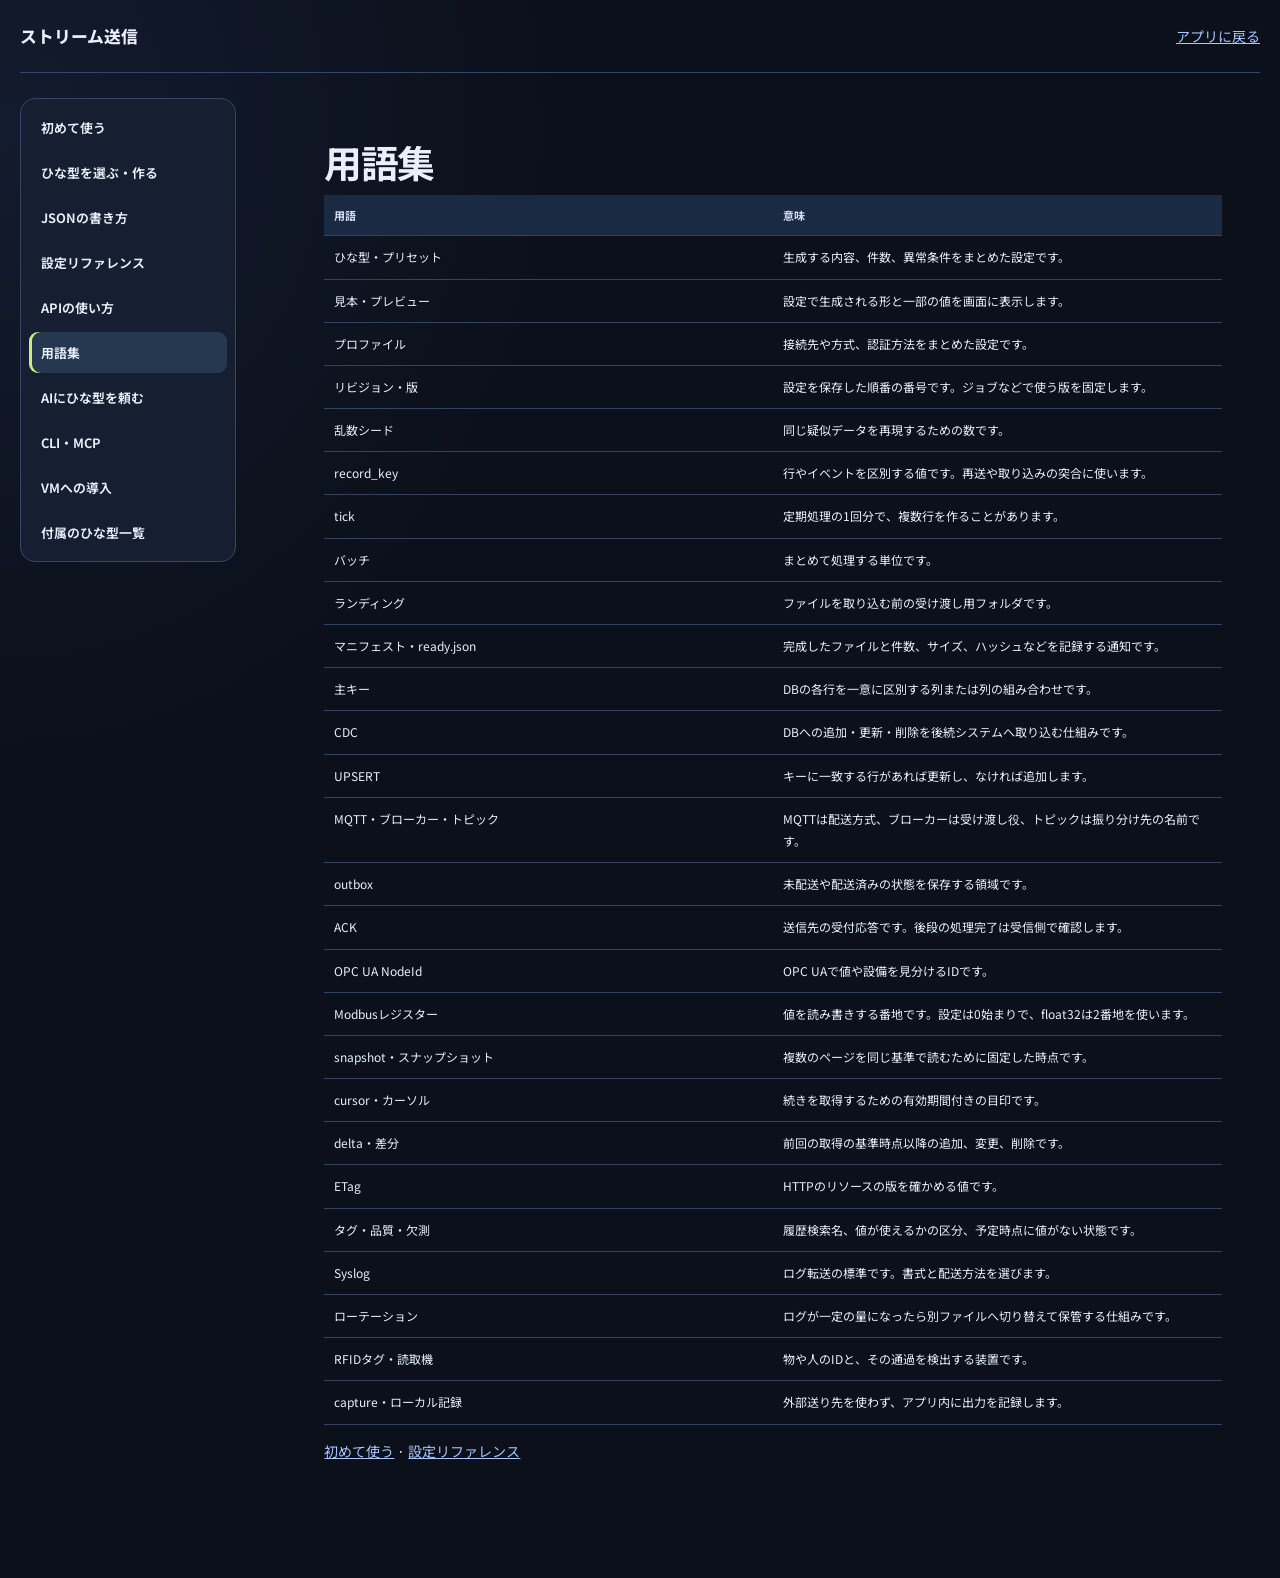
<file: docs/help-site/glossary.html>
<!doctype html>
<html lang="ja">
<head>
  <meta charset="utf-8">
  <meta name="viewport" content="width=device-width, initial-scale=1">
  <title>用語集 | ストリーム送信</title>
  <link rel="stylesheet" href="/static/style.css">
  <link rel="stylesheet" href="/static/help.css">
  <script src="/static/help.js" defer></script>
</head>
<body class="help-page">
  <a class="help-skip" href="#help-content">本文へ移動</a>
  <div class="help-top">
    <a class="help-home" href="/">ストリーム送信</a>
    <a href="/">アプリに戻る</a>
  </div>
  <div class="help-layout">
    <nav class="help-nav" aria-label="ヘルプ"><a href="/help/index.html">初めて使う</a><a href="/help/presets.html">ひな型を選ぶ・作る</a><a href="/help/templates.html">JSONの書き方</a><a href="/help/settings.html">設定リファレンス</a><a href="/help/api.html">APIの使い方</a><a href="/help/glossary.html" aria-current="page">用語集</a><a href="/help/ai.html">AIにひな型を頼む</a><a href="/help/mcp.html">CLI・MCP</a><a href="/help/install.html">VMへの導入</a><a href="/help/catalog.html">付属のひな型一覧</a></nav>
    <main class="help-content" id="help-content">
      <article><h1>用語集</h1>
<table>
<thead>
<tr>
<th>用語</th>
<th>意味</th>
</tr>
</thead>
<tbody>
<tr>
<td>ひな型・プリセット</td>
<td>生成する内容、件数、異常条件をまとめた設定です。</td>
</tr>
<tr>
<td>見本・プレビュー</td>
<td>設定で生成される形と一部の値を画面に表示します。</td>
</tr>
<tr>
<td>プロファイル</td>
<td>接続先や方式、認証方法をまとめた設定です。</td>
</tr>
<tr>
<td>リビジョン・版</td>
<td>設定を保存した順番の番号です。ジョブなどで使う版を固定します。</td>
</tr>
<tr>
<td>乱数シード</td>
<td>同じ疑似データを再現するための数です。</td>
</tr>
<tr>
<td>record_key</td>
<td>行やイベントを区別する値です。再送や取り込みの突合に使います。</td>
</tr>
<tr>
<td>tick</td>
<td>定期処理の1回分で、複数行を作ることがあります。</td>
</tr>
<tr>
<td>バッチ</td>
<td>まとめて処理する単位です。</td>
</tr>
<tr>
<td>ランディング</td>
<td>ファイルを取り込む前の受け渡し用フォルダです。</td>
</tr>
<tr>
<td>マニフェスト・ready.json</td>
<td>完成したファイルと件数、サイズ、ハッシュなどを記録する通知です。</td>
</tr>
<tr>
<td>主キー</td>
<td>DBの各行を一意に区別する列または列の組み合わせです。</td>
</tr>
<tr>
<td>CDC</td>
<td>DBへの追加・更新・削除を後続システムへ取り込む仕組みです。</td>
</tr>
<tr>
<td>UPSERT</td>
<td>キーに一致する行があれば更新し、なければ追加します。</td>
</tr>
<tr>
<td>MQTT・ブローカー・トピック</td>
<td>MQTTは配送方式、ブローカーは受け渡し役、トピックは振り分け先の名前です。</td>
</tr>
<tr>
<td>outbox</td>
<td>未配送や配送済みの状態を保存する領域です。</td>
</tr>
<tr>
<td>ACK</td>
<td>送信先の受付応答です。後段の処理完了は受信側で確認します。</td>
</tr>
<tr>
<td>OPC UA NodeId</td>
<td>OPC UAで値や設備を見分けるIDです。</td>
</tr>
<tr>
<td>Modbusレジスター</td>
<td>値を読み書きする番地です。設定は0始まりで、float32は2番地を使います。</td>
</tr>
<tr>
<td>snapshot・スナップショット</td>
<td>複数のページを同じ基準で読むために固定した時点です。</td>
</tr>
<tr>
<td>cursor・カーソル</td>
<td>続きを取得するための有効期間付きの目印です。</td>
</tr>
<tr>
<td>delta・差分</td>
<td>前回の取得の基準時点以降の追加、変更、削除です。</td>
</tr>
<tr>
<td>ETag</td>
<td>HTTPのリソースの版を確かめる値です。</td>
</tr>
<tr>
<td>タグ・品質・欠測</td>
<td>履歴検索名、値が使えるかの区分、予定時点に値がない状態です。</td>
</tr>
<tr>
<td>Syslog</td>
<td>ログ転送の標準です。書式と配送方法を選びます。</td>
</tr>
<tr>
<td>ローテーション</td>
<td>ログが一定の量になったら別ファイルへ切り替えて保管する仕組みです。</td>
</tr>
<tr>
<td>RFIDタグ・読取機</td>
<td>物や人のIDと、その通過を検出する装置です。</td>
</tr>
<tr>
<td>capture・ローカル記録</td>
<td>外部送り先を使わず、アプリ内に出力を記録します。</td>
</tr>
</tbody>
</table>
<p><a href="/help/index.html">初めて使う</a> · <a href="/help/settings.html">設定リファレンス</a></p>
</article>
    </main>
  </div>
</body>
</html>
</file>
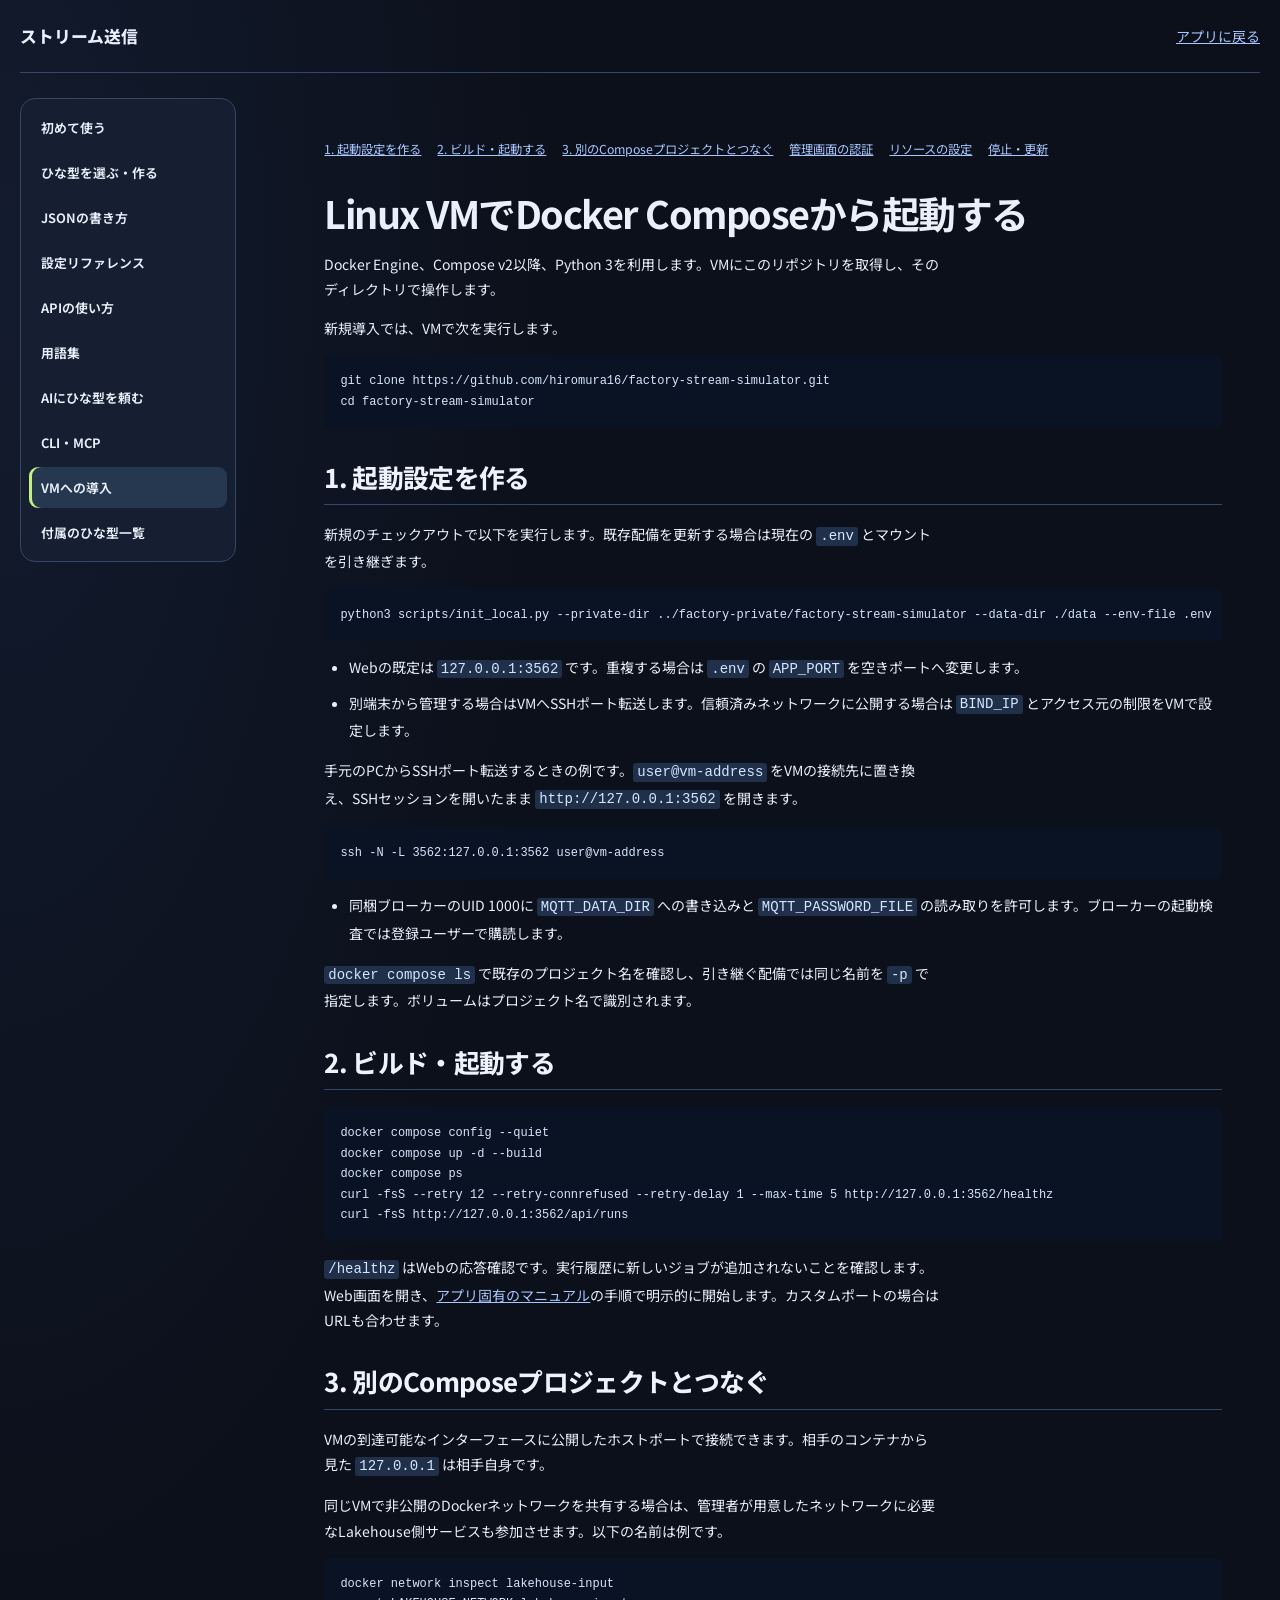
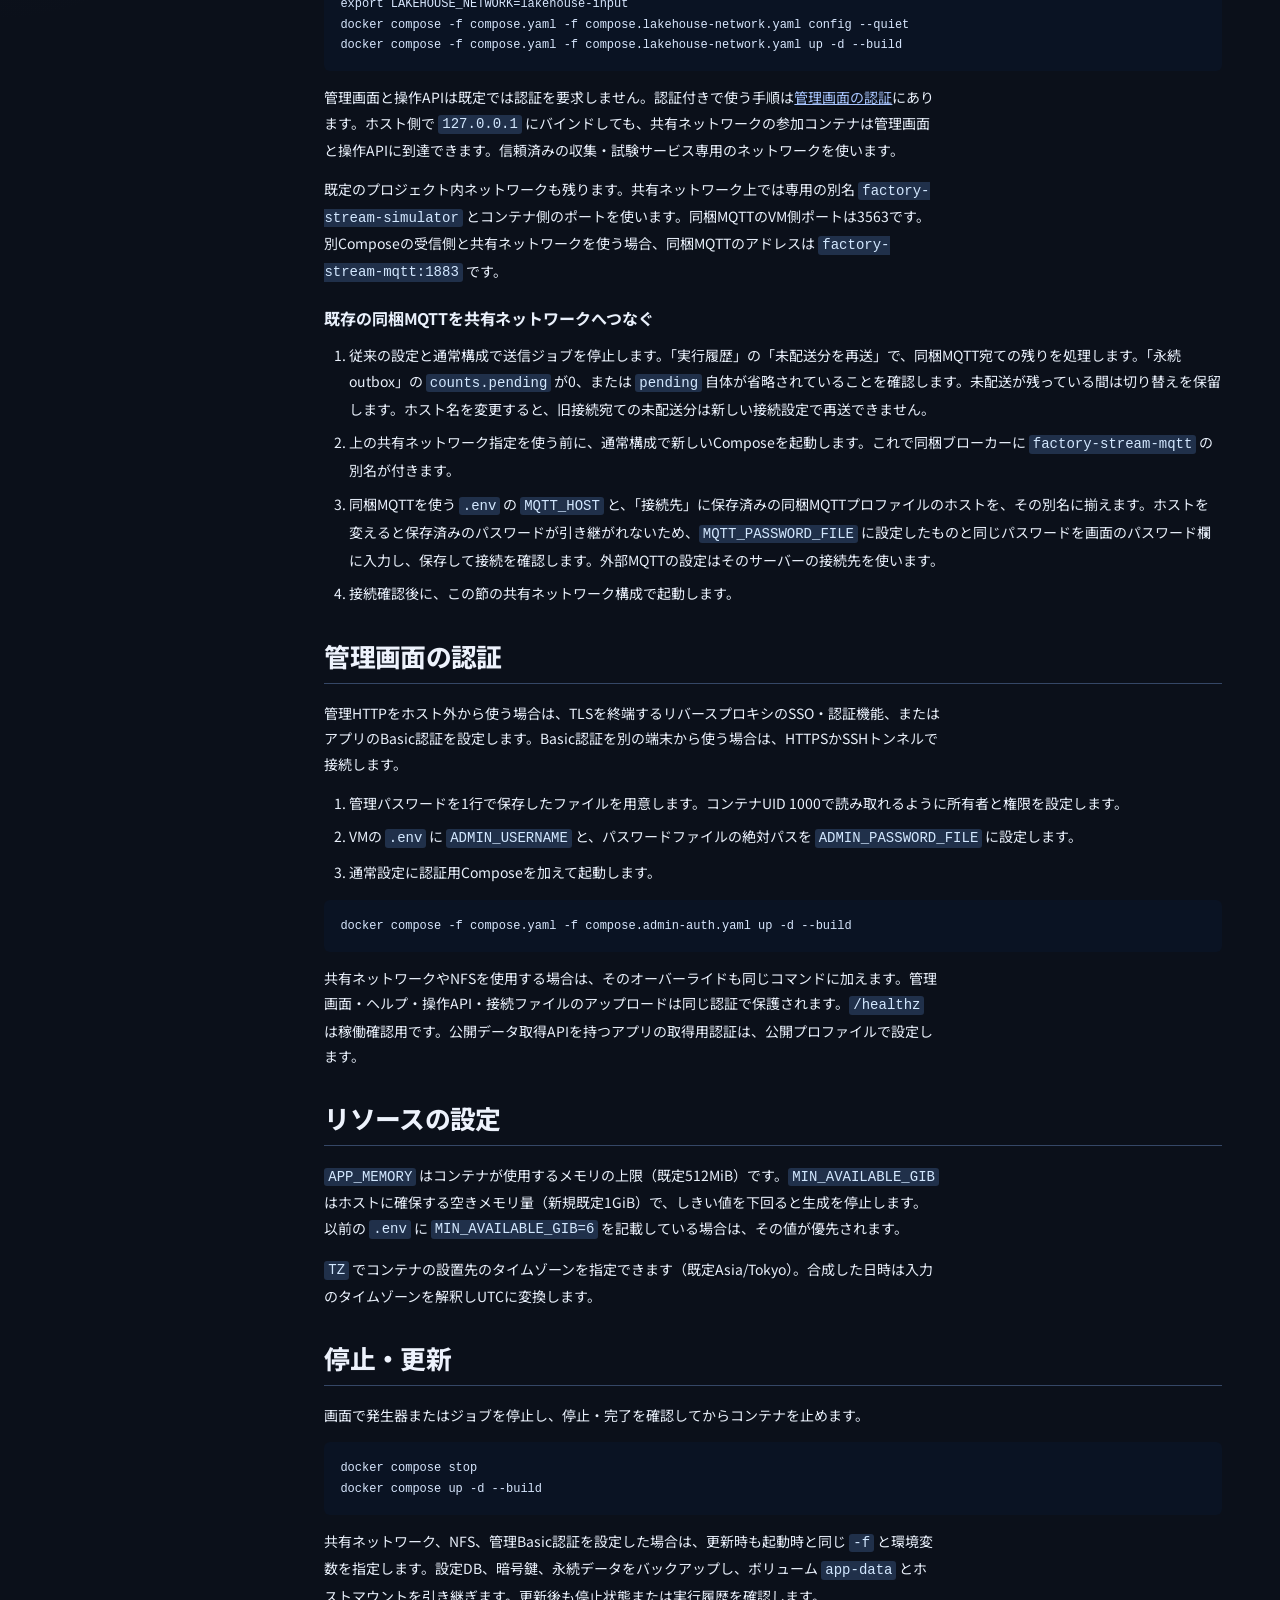
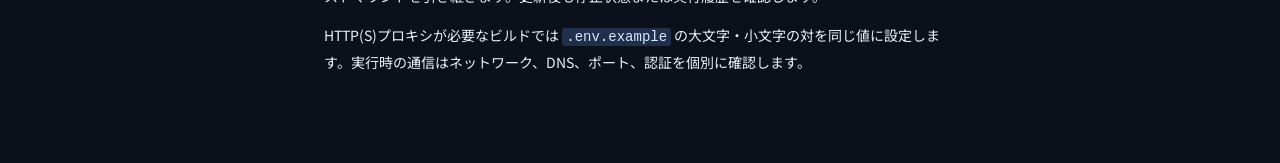
<file: docs/help-site/install.html>
<!doctype html>
<html lang="ja">
<head>
  <meta charset="utf-8">
  <meta name="viewport" content="width=device-width, initial-scale=1">
  <title>VMへの導入 | ストリーム送信</title>
  <link rel="stylesheet" href="/static/style.css">
  <link rel="stylesheet" href="/static/help.css">
  <script src="/static/help.js" defer></script>
</head>
<body class="help-page">
  <a class="help-skip" href="#help-content">本文へ移動</a>
  <div class="help-top">
    <a class="help-home" href="/">ストリーム送信</a>
    <a href="/">アプリに戻る</a>
  </div>
  <div class="help-layout">
    <nav class="help-nav" aria-label="ヘルプ"><a href="/help/index.html">初めて使う</a><a href="/help/presets.html">ひな型を選ぶ・作る</a><a href="/help/templates.html">JSONの書き方</a><a href="/help/settings.html">設定リファレンス</a><a href="/help/api.html">APIの使い方</a><a href="/help/glossary.html">用語集</a><a href="/help/ai.html">AIにひな型を頼む</a><a href="/help/mcp.html">CLI・MCP</a><a href="/help/install.html" aria-current="page">VMへの導入</a><a href="/help/catalog.html">付属のひな型一覧</a></nav>
    <main class="help-content" id="help-content">
      <nav class="help-outline" aria-label="このページ"><a href="#1-起動設定を作る">1. 起動設定を作る</a><a href="#2-ビルド-起動する">2. ビルド・起動する</a><a href="#3-別のcomposeプロジェクトとつなぐ">3. 別のComposeプロジェクトとつなぐ</a><a href="#管理画面の認証">管理画面の認証</a><a href="#リソ-スの設定">リソースの設定</a><a href="#停止-更新">停止・更新</a></nav>
      <article><h1>Linux VMでDocker Composeから起動する</h1>
<p>Docker Engine、Compose v2以降、Python 3を利用します。VMにこのリポジトリを取得し、そのディレクトリで操作します。</p>
<p>新規導入では、VMで次を実行します。</p>
<pre><code class="language-sh">git clone https://github.com/hiromura16/factory-stream-simulator.git
cd factory-stream-simulator
</code></pre>
<h2 id="1-起動設定を作る">1. 起動設定を作る</h2>
<p>新規のチェックアウトで以下を実行します。既存配備を更新する場合は現在の <code>.env</code> とマウントを引き継ぎます。</p>
<pre><code class="language-sh">python3 scripts/init_local.py --private-dir ../factory-private/factory-stream-simulator --data-dir ./data --env-file .env
</code></pre>
<ul>
<li>Webの既定は <code>127.0.0.1:3562</code> です。重複する場合は <code>.env</code> の <code>APP_PORT</code> を空きポートへ変更します。</li>
<li>別端末から管理する場合はVMへSSHポート転送します。信頼済みネットワークに公開する場合は <code>BIND_IP</code> とアクセス元の制限をVMで設定します。</li>
</ul>
<p>手元のPCからSSHポート転送するときの例です。<code>user@vm-address</code> をVMの接続先に置き換え、SSHセッションを開いたまま <code>http://127.0.0.1:3562</code> を開きます。</p>
<pre><code class="language-sh">ssh -N -L 3562:127.0.0.1:3562 user@vm-address
</code></pre>
<ul>
<li>同梱ブローカーのUID 1000に <code>MQTT_DATA_DIR</code> への書き込みと <code>MQTT_PASSWORD_FILE</code> の読み取りを許可します。ブローカーの起動検査では登録ユーザーで購読します。</li>
</ul>
<p><code>docker compose ls</code> で既存のプロジェクト名を確認し、引き継ぐ配備では同じ名前を <code>-p</code> で指定します。ボリュームはプロジェクト名で識別されます。</p>
<h2 id="2-ビルド-起動する">2. ビルド・起動する</h2>
<pre><code class="language-sh">docker compose config --quiet
docker compose up -d --build
docker compose ps
curl -fsS --retry 12 --retry-connrefused --retry-delay 1 --max-time 5 http://127.0.0.1:3562/healthz
curl -fsS http://127.0.0.1:3562/api/runs
</code></pre>
<p><code>/healthz</code> はWebの応答確認です。実行履歴に新しいジョブが追加されないことを確認します。 Web画面を開き、<a href="/help/index.html">アプリ固有のマニュアル</a>の手順で明示的に開始します。カスタムポートの場合はURLも合わせます。</p>
<h2 id="3-別のcomposeプロジェクトとつなぐ">3. 別のComposeプロジェクトとつなぐ</h2>
<p>VMの到達可能なインターフェースに公開したホストポートで接続できます。相手のコンテナから見た <code>127.0.0.1</code> は相手自身です。</p>
<p>同じVMで非公開のDockerネットワークを共有する場合は、管理者が用意したネットワークに必要なLakehouse側サービスも参加させます。以下の名前は例です。</p>
<pre><code class="language-sh">docker network inspect lakehouse-input
export LAKEHOUSE_NETWORK=lakehouse-input
docker compose -f compose.yaml -f compose.lakehouse-network.yaml config --quiet
docker compose -f compose.yaml -f compose.lakehouse-network.yaml up -d --build
</code></pre>
<p>管理画面と操作APIは既定では認証を要求しません。認証付きで使う手順は<a href="#%E7%AE%A1%E7%90%86%E7%94%BB%E9%9D%A2%E3%81%AE%E8%AA%8D%E8%A8%BC">管理画面の認証</a>にあります。ホスト側で <code>127.0.0.1</code> にバインドしても、共有ネットワークの参加コンテナは管理画面と操作APIに到達できます。信頼済みの収集・試験サービス専用のネットワークを使います。</p>
<p>既定のプロジェクト内ネットワークも残ります。共有ネットワーク上では専用の別名 <code>factory-stream-simulator</code> とコンテナ側のポートを使います。同梱MQTTのVM側ポートは3563です。別Composeの受信側と共有ネットワークを使う場合、同梱MQTTのアドレスは <code>factory-stream-mqtt:1883</code> です。</p>
<h3 id="既存の同梱mqttを共有ネットワ-クへつなぐ">既存の同梱MQTTを共有ネットワークへつなぐ</h3>
<ol>
<li>従来の設定と通常構成で送信ジョブを停止します。「実行履歴」の「未配送分を再送」で、同梱MQTT宛ての残りを処理します。「永続 outbox」の <code>counts.pending</code> が0、または <code>pending</code> 自体が省略されていることを確認します。未配送が残っている間は切り替えを保留します。ホスト名を変更すると、旧接続宛ての未配送分は新しい接続設定で再送できません。</li>
<li>上の共有ネットワーク指定を使う前に、通常構成で新しいComposeを起動します。これで同梱ブローカーに <code>factory-stream-mqtt</code> の別名が付きます。</li>
<li>同梱MQTTを使う <code>.env</code> の <code>MQTT_HOST</code> と、「接続先」に保存済みの同梱MQTTプロファイルのホストを、その別名に揃えます。ホストを変えると保存済みのパスワードが引き継がれないため、<code>MQTT_PASSWORD_FILE</code> に設定したものと同じパスワードを画面のパスワード欄に入力し、保存して接続を確認します。外部MQTTの設定はそのサーバーの接続先を使います。</li>
<li>接続確認後に、この節の共有ネットワーク構成で起動します。</li>
</ol>
<h2 id="管理画面の認証">管理画面の認証</h2>
<p>管理HTTPをホスト外から使う場合は、TLSを終端するリバースプロキシのSSO・認証機能、またはアプリのBasic認証を設定します。Basic認証を別の端末から使う場合は、HTTPSかSSHトンネルで接続します。</p>
<ol>
<li>管理パスワードを1行で保存したファイルを用意します。コンテナUID 1000で読み取れるように所有者と権限を設定します。</li>
<li>VMの <code>.env</code> に <code>ADMIN_USERNAME</code> と、パスワードファイルの絶対パスを <code>ADMIN_PASSWORD_FILE</code> に設定します。</li>
<li>通常設定に認証用Composeを加えて起動します。</li>
</ol>
<pre><code class="language-sh">docker compose -f compose.yaml -f compose.admin-auth.yaml up -d --build
</code></pre>
<p>共有ネットワークやNFSを使用する場合は、そのオーバーライドも同じコマンドに加えます。管理画面・ヘルプ・操作API・接続ファイルのアップロードは同じ認証で保護されます。<code>/healthz</code> は稼働確認用です。公開データ取得APIを持つアプリの取得用認証は、公開プロファイルで設定します。</p>
<h2 id="リソ-スの設定">リソースの設定</h2>
<p><code>APP_MEMORY</code> はコンテナが使用するメモリの上限（既定512MiB）です。<code>MIN_AVAILABLE_GIB</code> はホストに確保する空きメモリ量（新規既定1GiB）で、しきい値を下回ると生成を停止します。以前の <code>.env</code> に <code>MIN_AVAILABLE_GIB=6</code> を記載している場合は、その値が優先されます。</p>
<p><code>TZ</code> でコンテナの設置先のタイムゾーンを指定できます（既定Asia/Tokyo）。合成した日時は入力のタイムゾーンを解釈しUTCに変換します。</p>
<h2 id="停止-更新">停止・更新</h2>
<p>画面で発生器またはジョブを停止し、停止・完了を確認してからコンテナを止めます。</p>
<pre><code class="language-sh">docker compose stop
docker compose up -d --build
</code></pre>
<p>共有ネットワーク、NFS、管理Basic認証を設定した場合は、更新時も起動時と同じ <code>-f</code> と環境変数を指定します。設定DB、暗号鍵、永続データをバックアップし、ボリューム <code>app-data</code> とホストマウントを引き継ぎます。更新後も停止状態または実行履歴を確認します。</p>
<p>HTTP(S)プロキシが必要なビルドでは <code>.env.example</code> の大文字・小文字の対を同じ値に設定します。実行時の通信はネットワーク、DNS、ポート、認証を個別に確認します。</p>
</article>
    </main>
  </div>
</body>
</html>
</file>
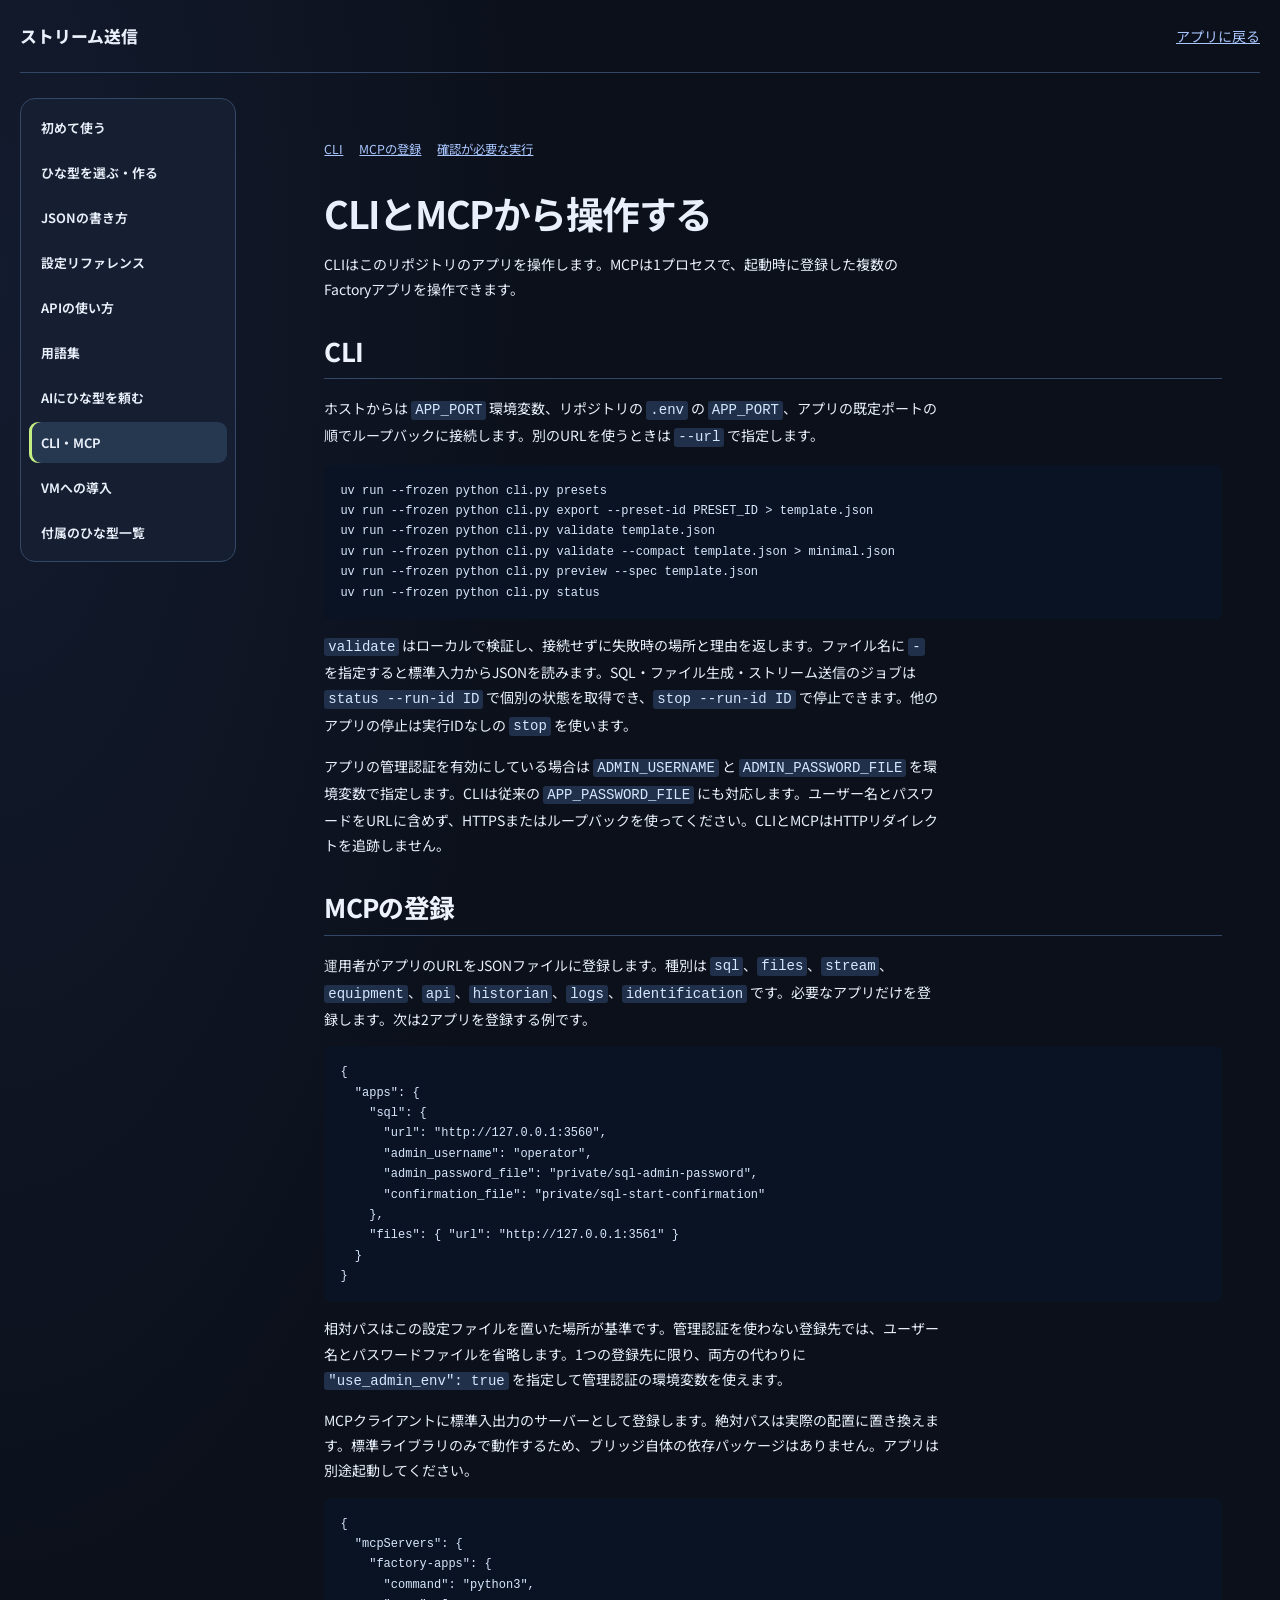
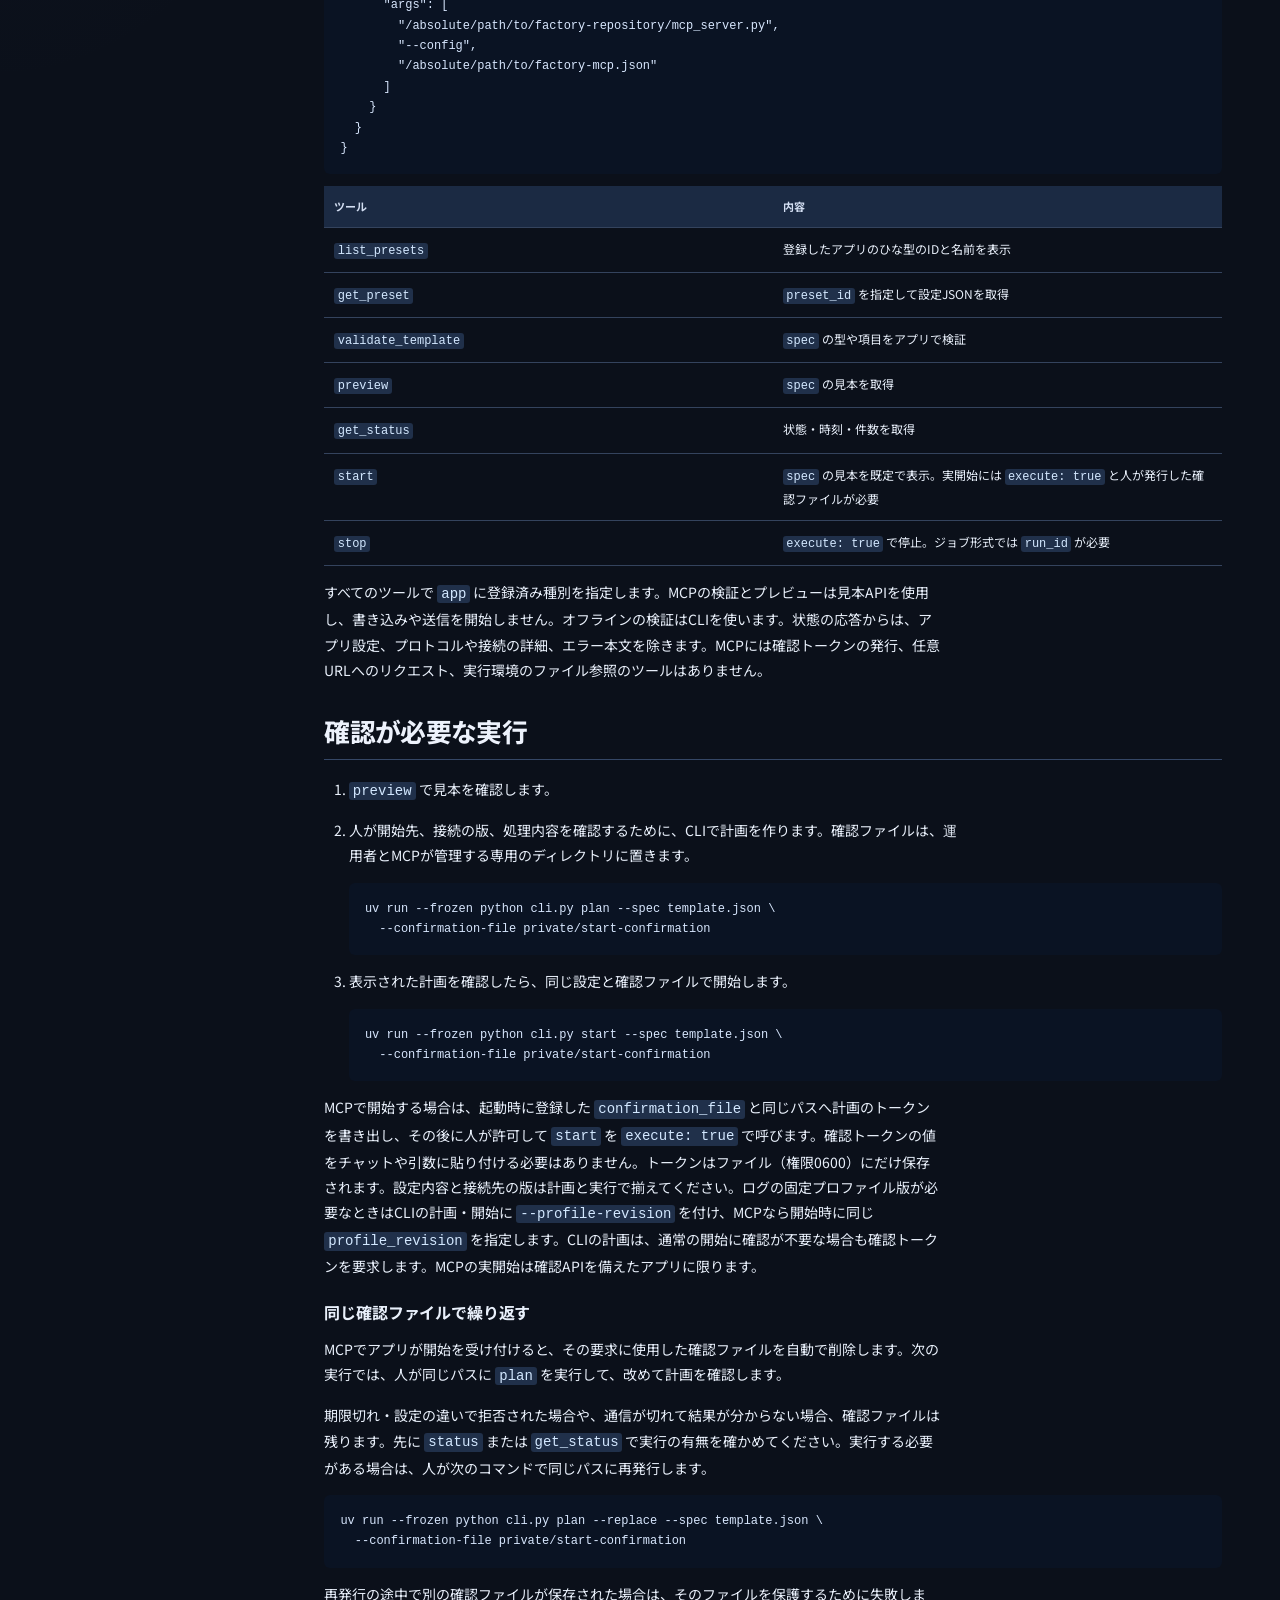
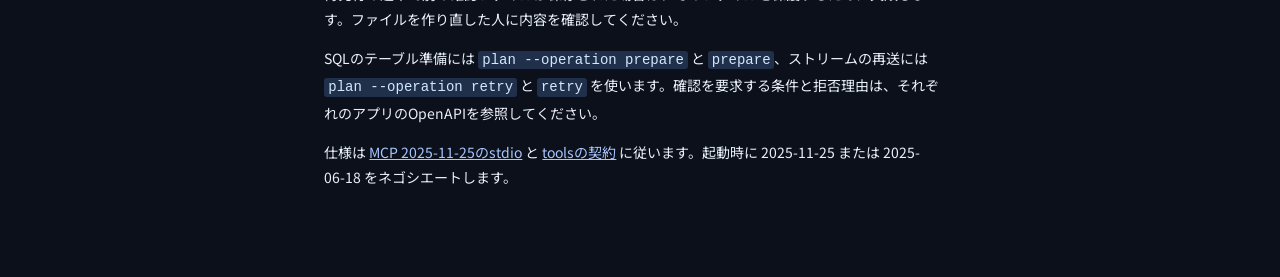
<file: docs/help-site/mcp.html>
<!doctype html>
<html lang="ja">
<head>
  <meta charset="utf-8">
  <meta name="viewport" content="width=device-width, initial-scale=1">
  <title>CLI・MCP | ストリーム送信</title>
  <link rel="stylesheet" href="/static/style.css">
  <link rel="stylesheet" href="/static/help.css">
  <script src="/static/help.js" defer></script>
</head>
<body class="help-page">
  <a class="help-skip" href="#help-content">本文へ移動</a>
  <div class="help-top">
    <a class="help-home" href="/">ストリーム送信</a>
    <a href="/">アプリに戻る</a>
  </div>
  <div class="help-layout">
    <nav class="help-nav" aria-label="ヘルプ"><a href="/help/index.html">初めて使う</a><a href="/help/presets.html">ひな型を選ぶ・作る</a><a href="/help/templates.html">JSONの書き方</a><a href="/help/settings.html">設定リファレンス</a><a href="/help/api.html">APIの使い方</a><a href="/help/glossary.html">用語集</a><a href="/help/ai.html">AIにひな型を頼む</a><a href="/help/mcp.html" aria-current="page">CLI・MCP</a><a href="/help/install.html">VMへの導入</a><a href="/help/catalog.html">付属のひな型一覧</a></nav>
    <main class="help-content" id="help-content">
      <nav class="help-outline" aria-label="このページ"><a href="#cli">CLI</a><a href="#mcpの登録">MCPの登録</a><a href="#確認が必要な実行">確認が必要な実行</a></nav>
      <article><h1>CLIとMCPから操作する</h1>
<p>CLIはこのリポジトリのアプリを操作します。MCPは1プロセスで、起動時に登録した複数のFactoryアプリを操作できます。</p>
<h2 id="cli">CLI</h2>
<p>ホストからは <code>APP_PORT</code> 環境変数、リポジトリの <code>.env</code> の <code>APP_PORT</code>、アプリの既定ポートの順でループバックに接続します。別のURLを使うときは <code>--url</code> で指定します。</p>
<pre><code class="language-bash">uv run --frozen python cli.py presets
uv run --frozen python cli.py export --preset-id PRESET_ID &gt; template.json
uv run --frozen python cli.py validate template.json
uv run --frozen python cli.py validate --compact template.json &gt; minimal.json
uv run --frozen python cli.py preview --spec template.json
uv run --frozen python cli.py status
</code></pre>
<p><code>validate</code> はローカルで検証し、接続せずに失敗時の場所と理由を返します。ファイル名に <code>-</code> を指定すると標準入力からJSONを読みます。SQL・ファイル生成・ストリーム送信のジョブは <code>status --run-id ID</code> で個別の状態を取得でき、<code>stop --run-id ID</code> で停止できます。他のアプリの停止は実行IDなしの <code>stop</code> を使います。</p>
<p>アプリの管理認証を有効にしている場合は <code>ADMIN_USERNAME</code> と <code>ADMIN_PASSWORD_FILE</code> を環境変数で指定します。CLIは従来の <code>APP_PASSWORD_FILE</code> にも対応します。ユーザー名とパスワードをURLに含めず、HTTPSまたはループバックを使ってください。CLIとMCPはHTTPリダイレクトを追跡しません。</p>
<h2 id="mcpの登録">MCPの登録</h2>
<p>運用者がアプリのURLをJSONファイルに登録します。種別は <code>sql</code>、<code>files</code>、<code>stream</code>、<code>equipment</code>、<code>api</code>、<code>historian</code>、<code>logs</code>、<code>identification</code> です。必要なアプリだけを登録します。次は2アプリを登録する例です。</p>
<pre><code class="language-json">{
  &quot;apps&quot;: {
    &quot;sql&quot;: {
      &quot;url&quot;: &quot;http://127.0.0.1:3560&quot;,
      &quot;admin_username&quot;: &quot;operator&quot;,
      &quot;admin_password_file&quot;: &quot;private/sql-admin-password&quot;,
      &quot;confirmation_file&quot;: &quot;private/sql-start-confirmation&quot;
    },
    &quot;files&quot;: { &quot;url&quot;: &quot;http://127.0.0.1:3561&quot; }
  }
}
</code></pre>
<p>相対パスはこの設定ファイルを置いた場所が基準です。管理認証を使わない登録先では、ユーザー名とパスワードファイルを省略します。1つの登録先に限り、両方の代わりに <code>&quot;use_admin_env&quot;: true</code> を指定して管理認証の環境変数を使えます。</p>
<p>MCPクライアントに標準入出力のサーバーとして登録します。絶対パスは実際の配置に置き換えます。標準ライブラリのみで動作するため、ブリッジ自体の依存パッケージはありません。アプリは別途起動してください。</p>
<pre><code class="language-json">{
  &quot;mcpServers&quot;: {
    &quot;factory-apps&quot;: {
      &quot;command&quot;: &quot;python3&quot;,
      &quot;args&quot;: [
        &quot;/absolute/path/to/factory-repository/mcp_server.py&quot;,
        &quot;--config&quot;,
        &quot;/absolute/path/to/factory-mcp.json&quot;
      ]
    }
  }
}
</code></pre>
<table>
<thead>
<tr>
<th>ツール</th>
<th>内容</th>
</tr>
</thead>
<tbody>
<tr>
<td><code>list_presets</code></td>
<td>登録したアプリのひな型のIDと名前を表示</td>
</tr>
<tr>
<td><code>get_preset</code></td>
<td><code>preset_id</code> を指定して設定JSONを取得</td>
</tr>
<tr>
<td><code>validate_template</code></td>
<td><code>spec</code> の型や項目をアプリで検証</td>
</tr>
<tr>
<td><code>preview</code></td>
<td><code>spec</code> の見本を取得</td>
</tr>
<tr>
<td><code>get_status</code></td>
<td>状態・時刻・件数を取得</td>
</tr>
<tr>
<td><code>start</code></td>
<td><code>spec</code> の見本を既定で表示。実開始には <code>execute: true</code> と人が発行した確認ファイルが必要</td>
</tr>
<tr>
<td><code>stop</code></td>
<td><code>execute: true</code> で停止。ジョブ形式では <code>run_id</code> が必要</td>
</tr>
</tbody>
</table>
<p>すべてのツールで <code>app</code> に登録済み種別を指定します。MCPの検証とプレビューは見本APIを使用し、書き込みや送信を開始しません。オフラインの検証はCLIを使います。状態の応答からは、アプリ設定、プロトコルや接続の詳細、エラー本文を除きます。MCPには確認トークンの発行、任意URLへのリクエスト、実行環境のファイル参照のツールはありません。</p>
<h2 id="確認が必要な実行">確認が必要な実行</h2>
<ol>
<li>
<p><code>preview</code> で見本を確認します。</p>
</li>
<li>
<p>人が開始先、接続の版、処理内容を確認するために、CLIで計画を作ります。確認ファイルは、運用者とMCPが管理する専用のディレクトリに置きます。</p>
<pre><code class="language-bash">uv run --frozen python cli.py plan --spec template.json \
  --confirmation-file private/start-confirmation
</code></pre>
</li>
<li>
<p>表示された計画を確認したら、同じ設定と確認ファイルで開始します。</p>
<pre><code class="language-bash">uv run --frozen python cli.py start --spec template.json \
  --confirmation-file private/start-confirmation
</code></pre>
</li>
</ol>
<p>MCPで開始する場合は、起動時に登録した <code>confirmation_file</code> と同じパスへ計画のトークンを書き出し、その後に人が許可して <code>start</code> を <code>execute: true</code> で呼びます。確認トークンの値をチャットや引数に貼り付ける必要はありません。トークンはファイル（権限0600）にだけ保存されます。設定内容と接続先の版は計画と実行で揃えてください。ログの固定プロファイル版が必要なときはCLIの計画・開始に <code>--profile-revision</code> を付け、MCPなら開始時に同じ <code>profile_revision</code> を指定します。CLIの計画は、通常の開始に確認が不要な場合も確認トークンを要求します。MCPの実開始は確認APIを備えたアプリに限ります。</p>
<h3 id="同じ確認ファイルで繰り返す">同じ確認ファイルで繰り返す</h3>
<p>MCPでアプリが開始を受け付けると、その要求に使用した確認ファイルを自動で削除します。次の実行では、人が同じパスに <code>plan</code> を実行して、改めて計画を確認します。</p>
<p>期限切れ・設定の違いで拒否された場合や、通信が切れて結果が分からない場合、確認ファイルは残ります。先に <code>status</code> または <code>get_status</code> で実行の有無を確かめてください。実行する必要がある場合は、人が次のコマンドで同じパスに再発行します。</p>
<pre><code class="language-bash">uv run --frozen python cli.py plan --replace --spec template.json \
  --confirmation-file private/start-confirmation
</code></pre>
<p>再発行の途中で別の確認ファイルが保存された場合は、そのファイルを保護するために失敗します。ファイルを作り直した人に内容を確認してください。</p>
<p>SQLのテーブル準備には <code>plan --operation prepare</code> と <code>prepare</code>、ストリームの再送には <code>plan --operation retry</code> と <code>retry</code> を使います。確認を要求する条件と拒否理由は、それぞれのアプリのOpenAPIを参照してください。</p>
<p>仕様は <a href="https://modelcontextprotocol.io/specification/2025-11-25/basic/transports">MCP 2025-11-25のstdio</a> と <a href="https://modelcontextprotocol.io/specification/2025-11-25/server/tools">toolsの契約</a> に従います。起動時に 2025-11-25 または 2025-06-18 をネゴシエートします。</p>
</article>
    </main>
  </div>
</body>
</html>
</file>
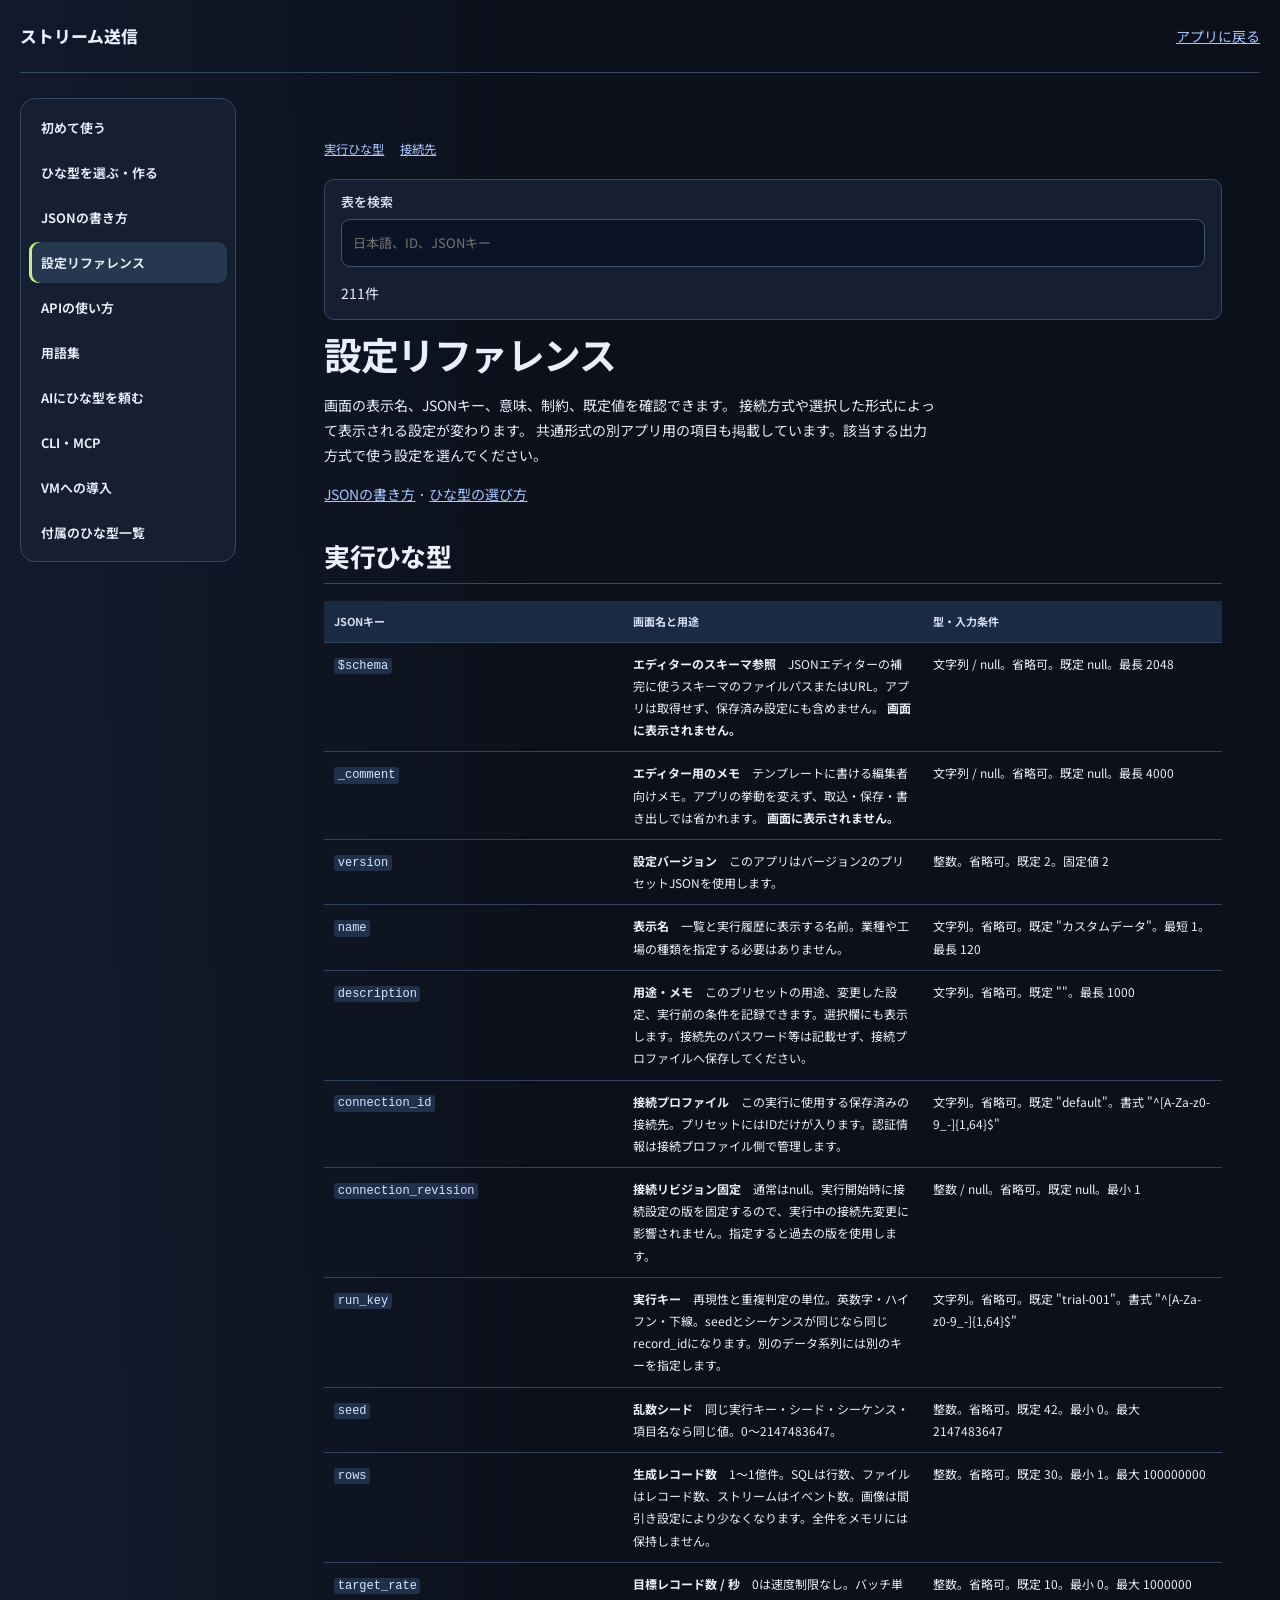
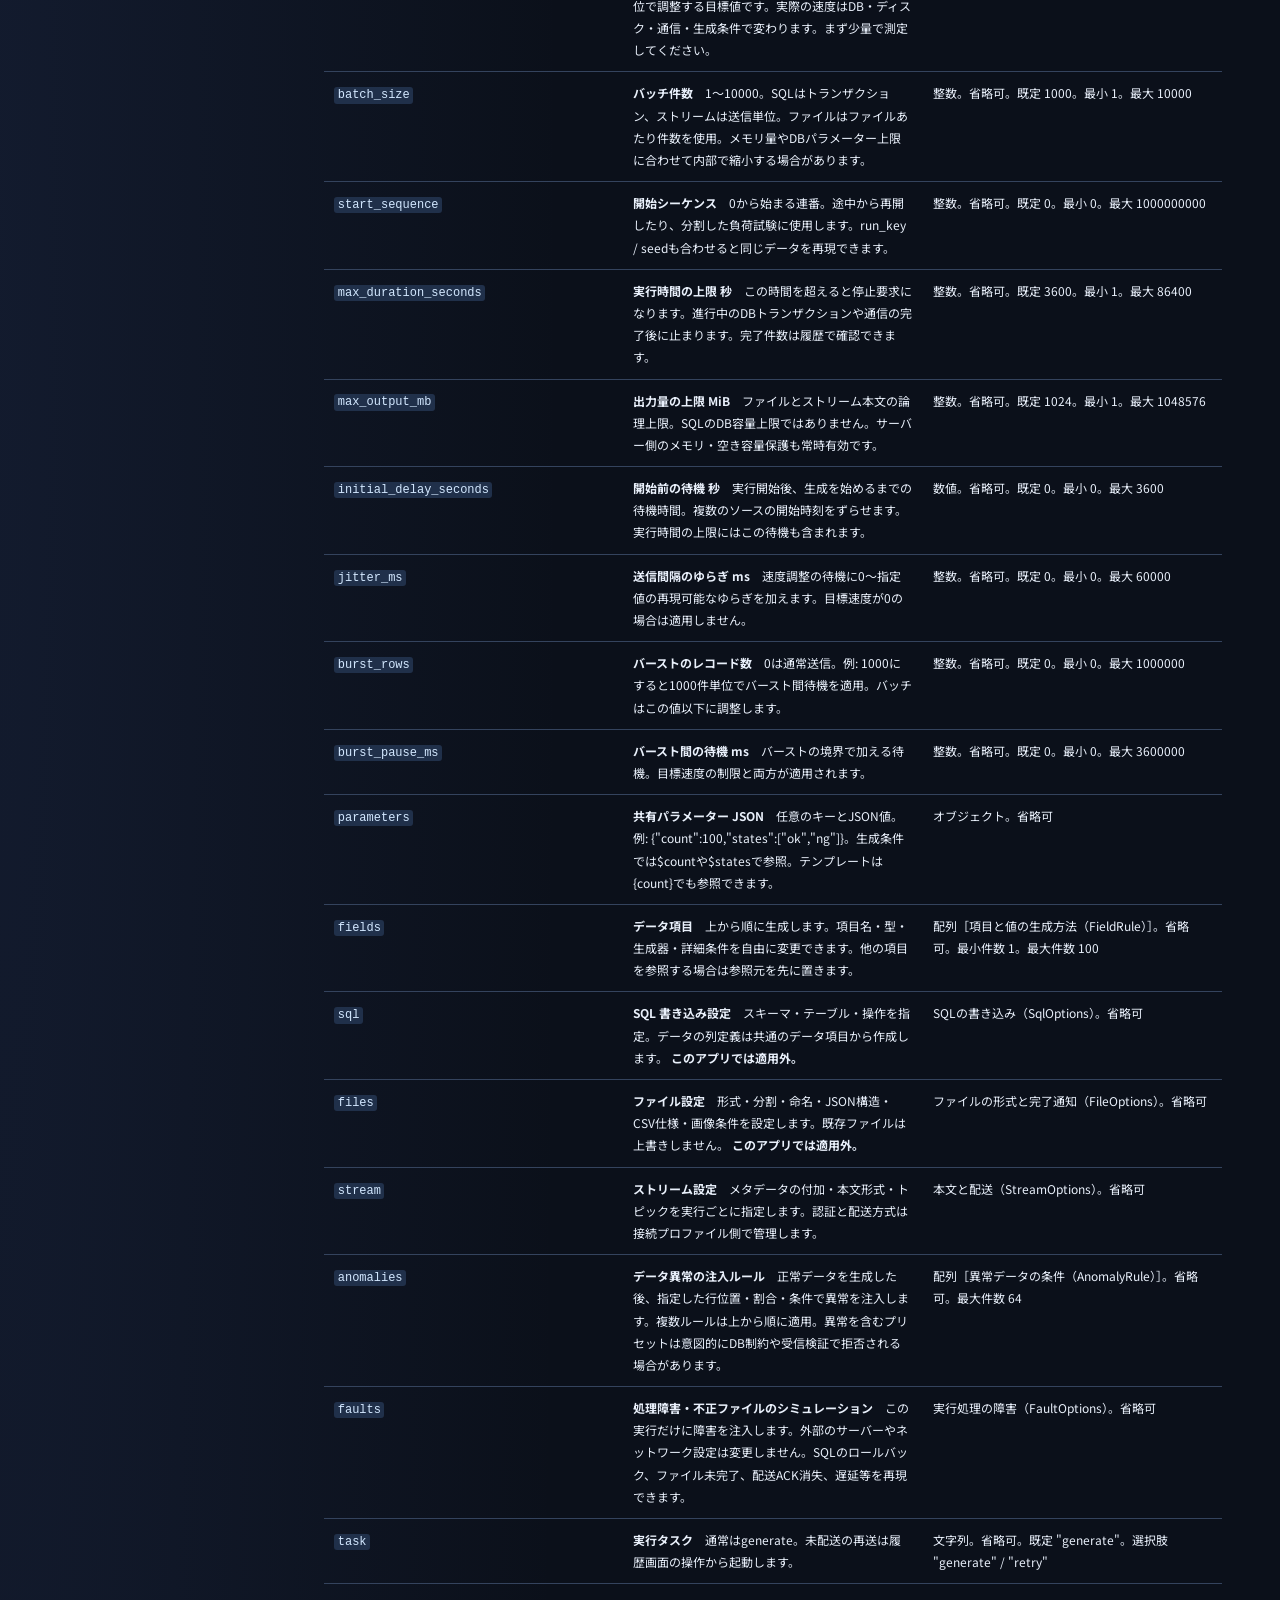
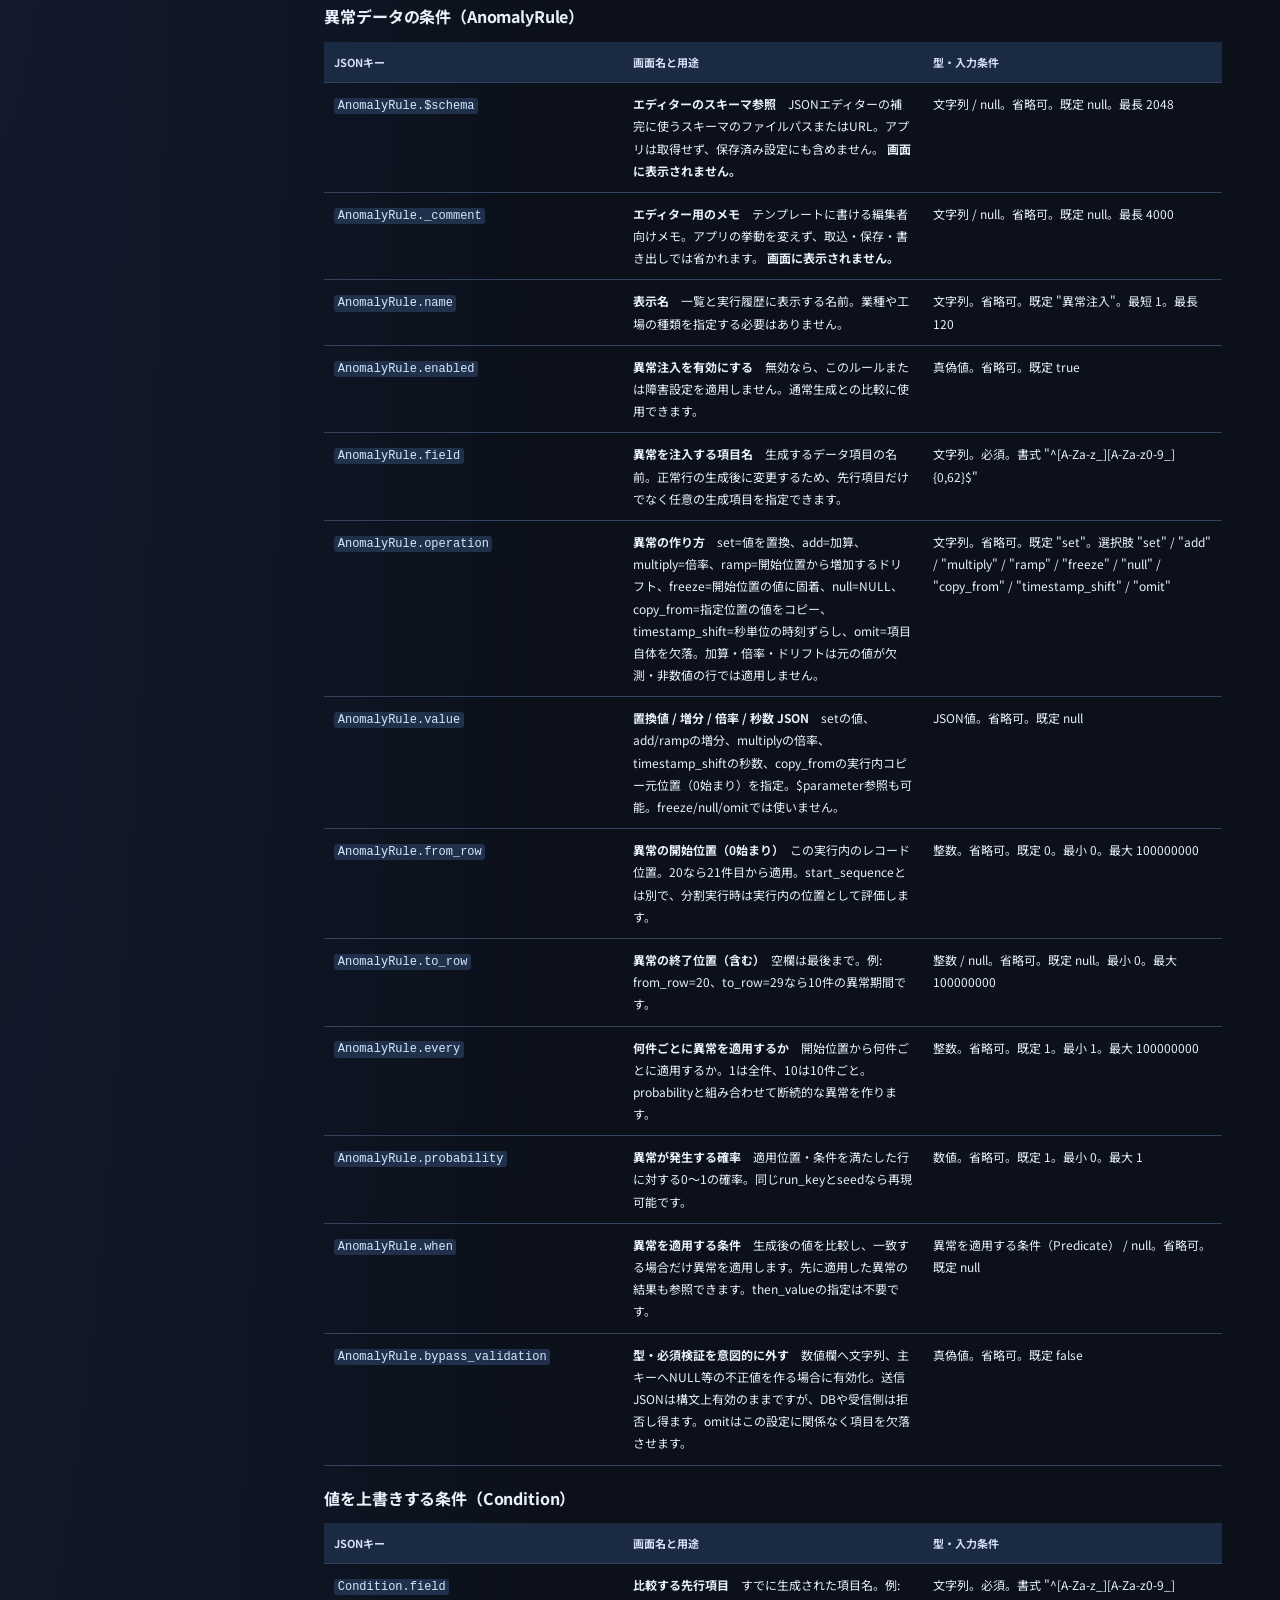
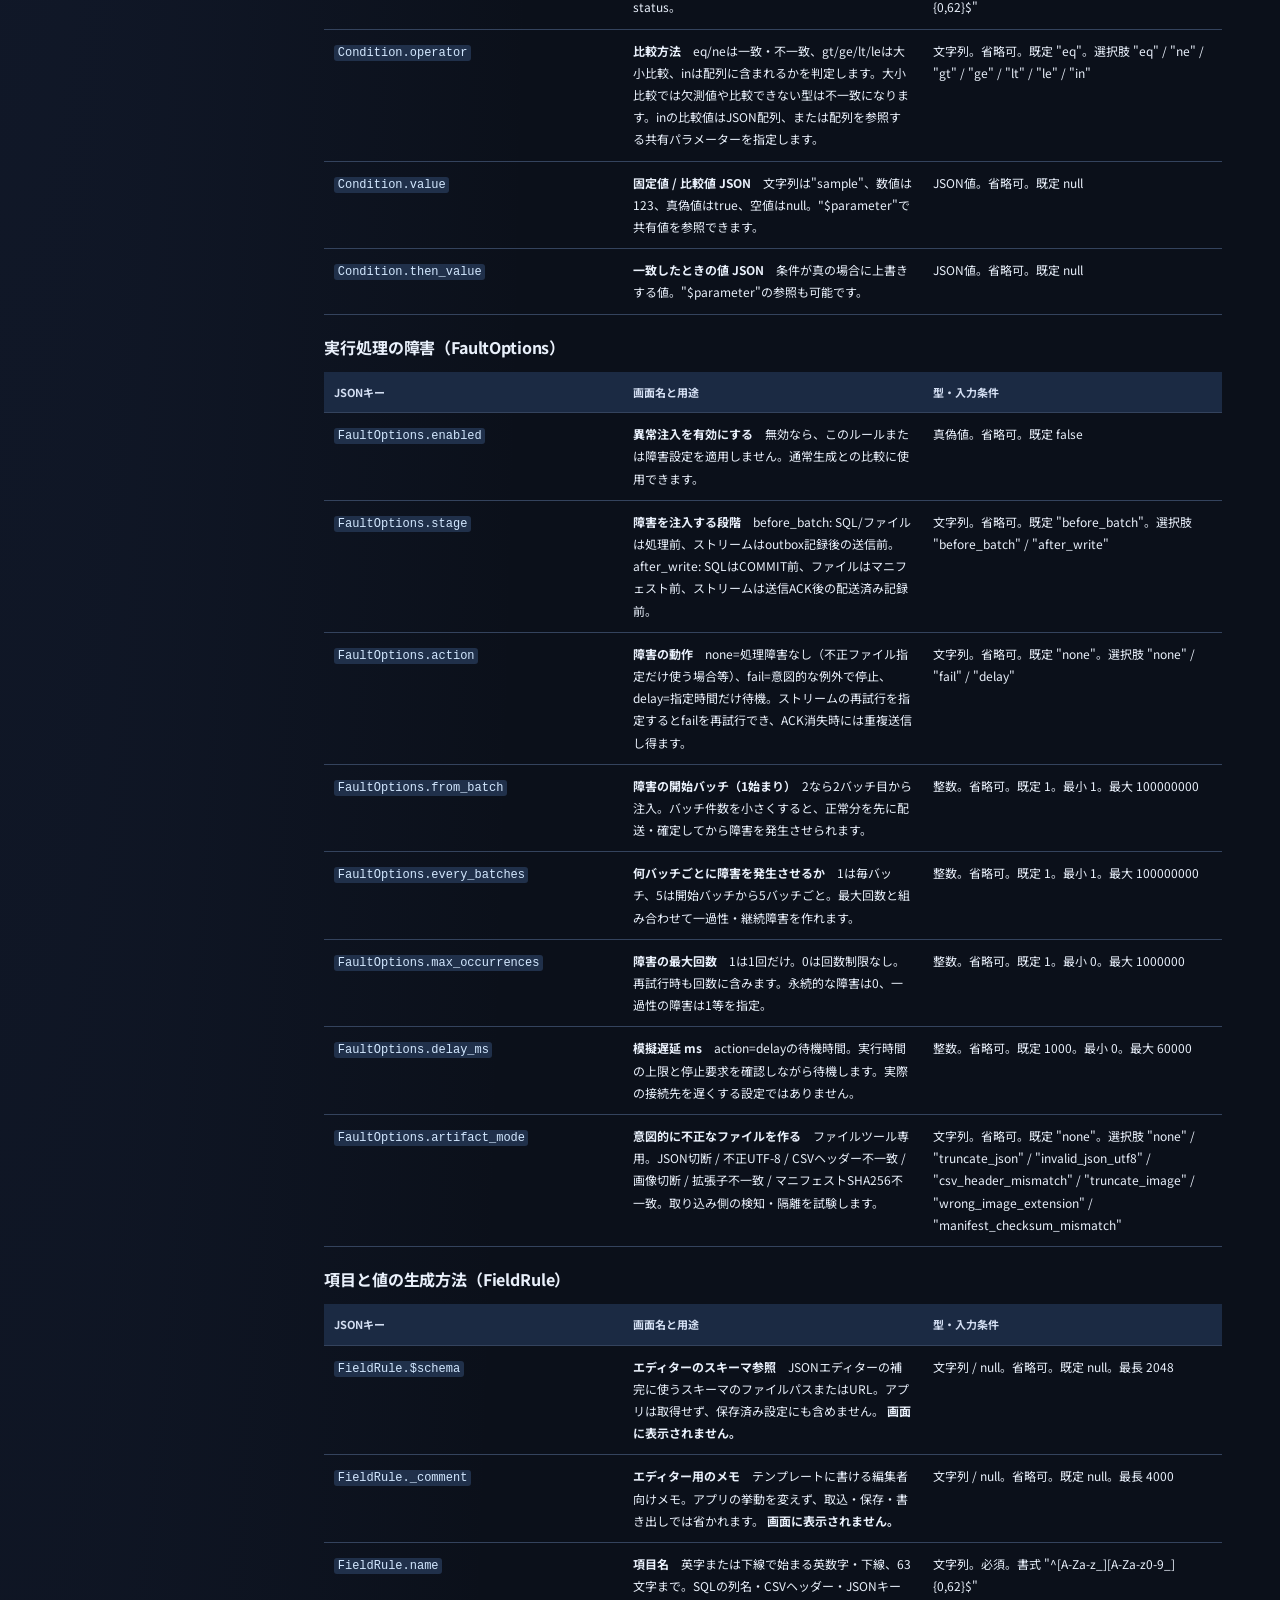
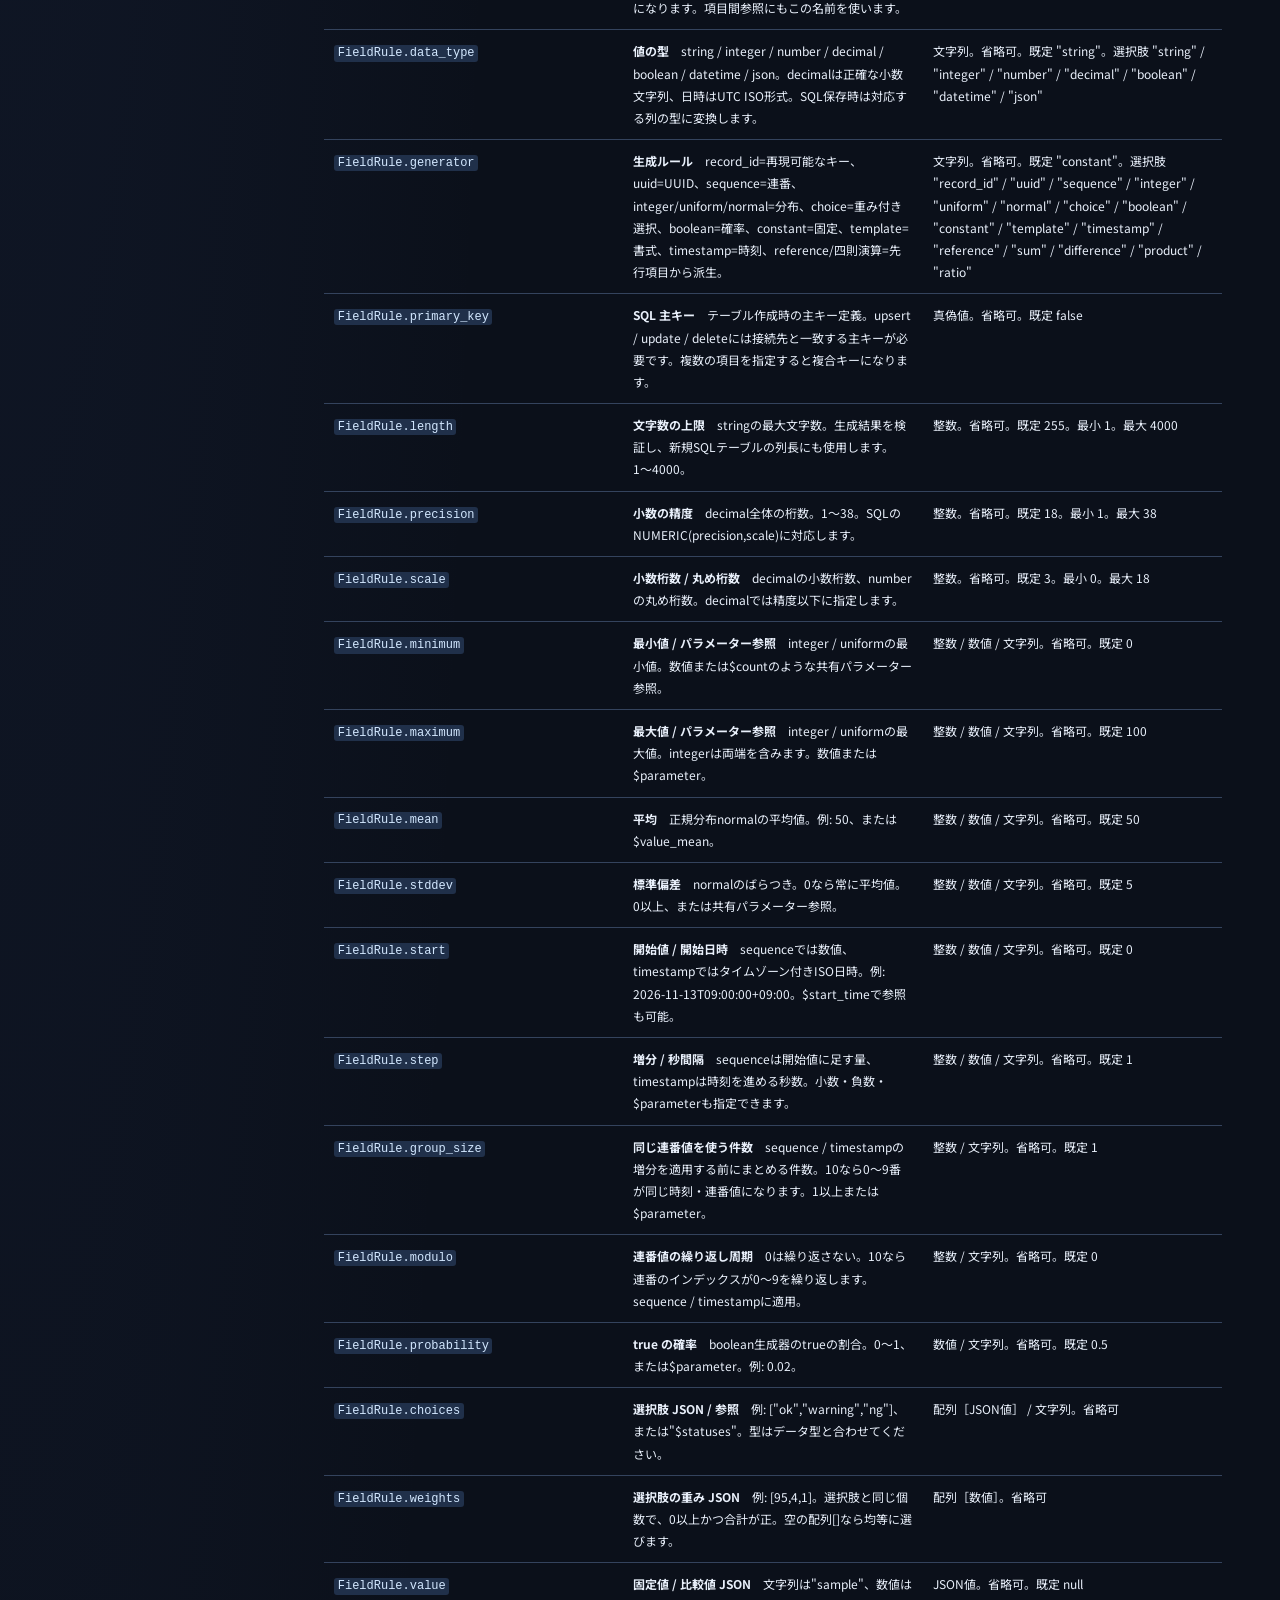
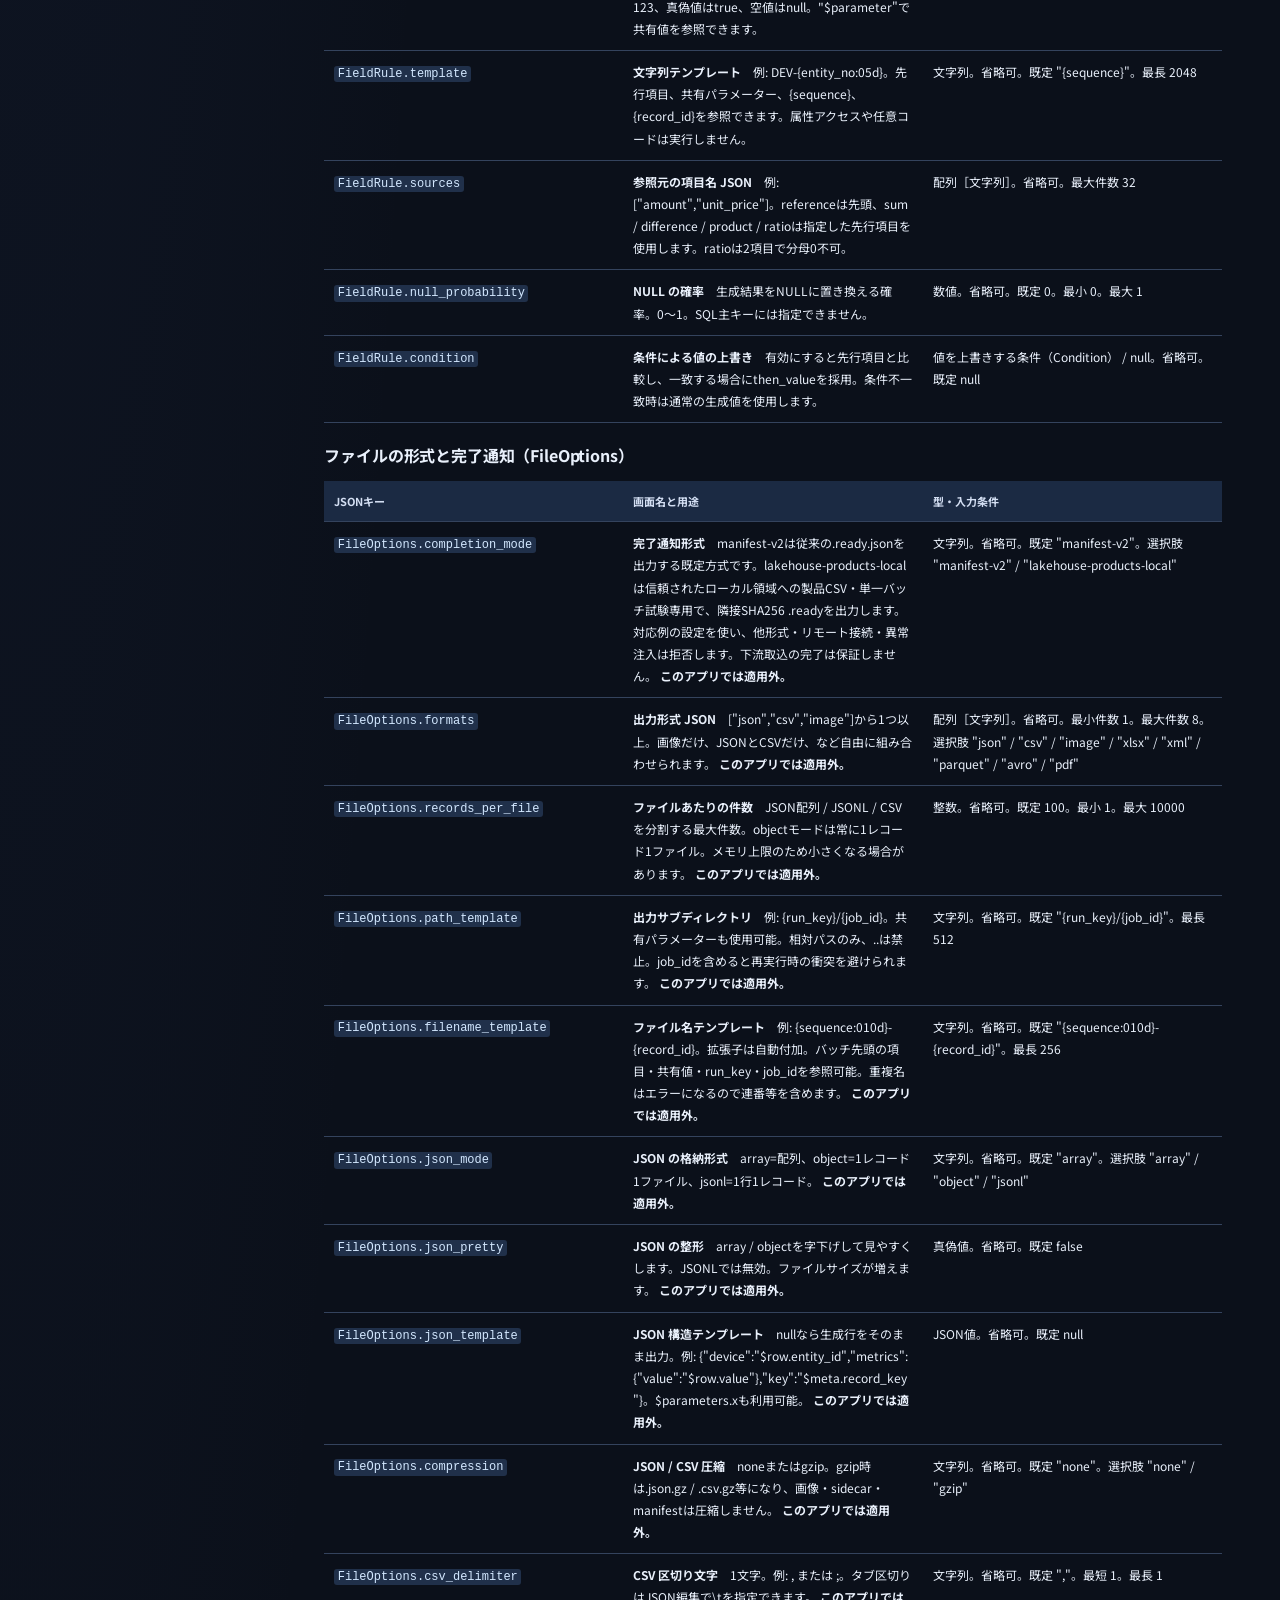
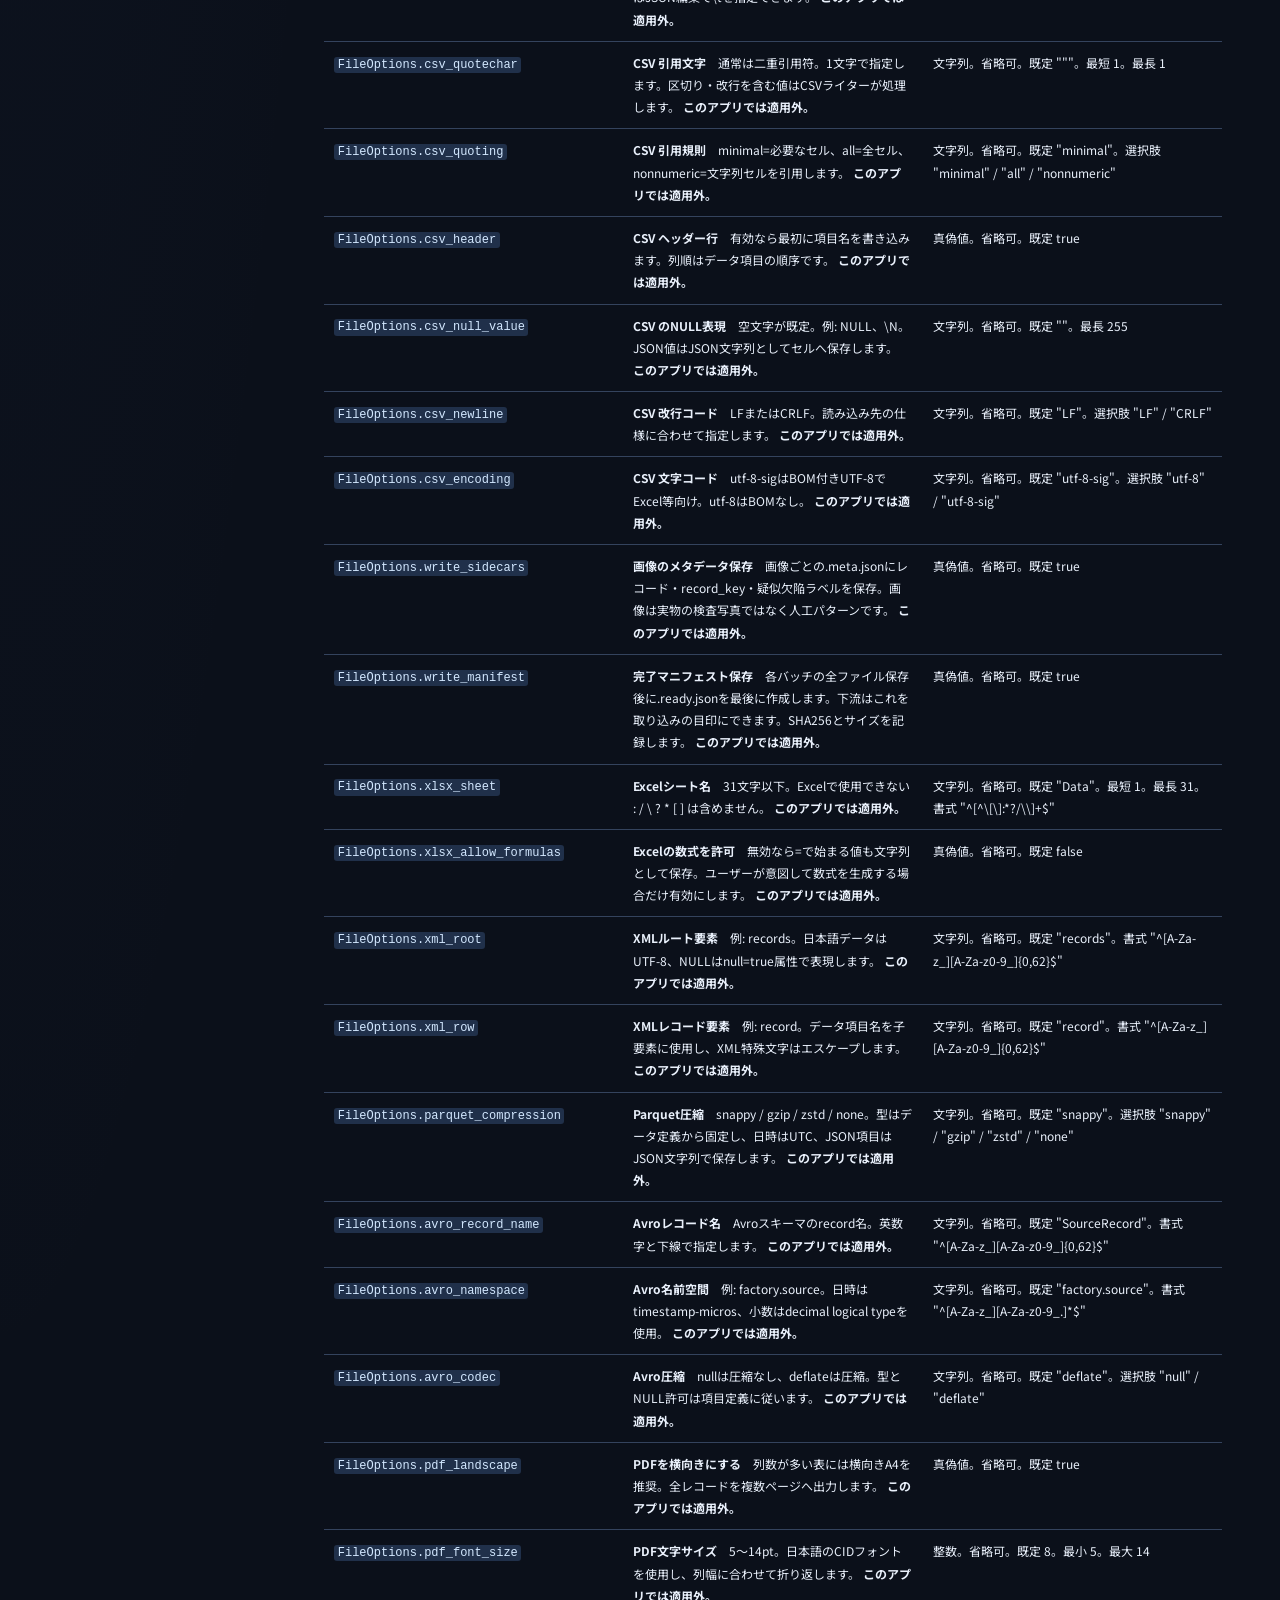
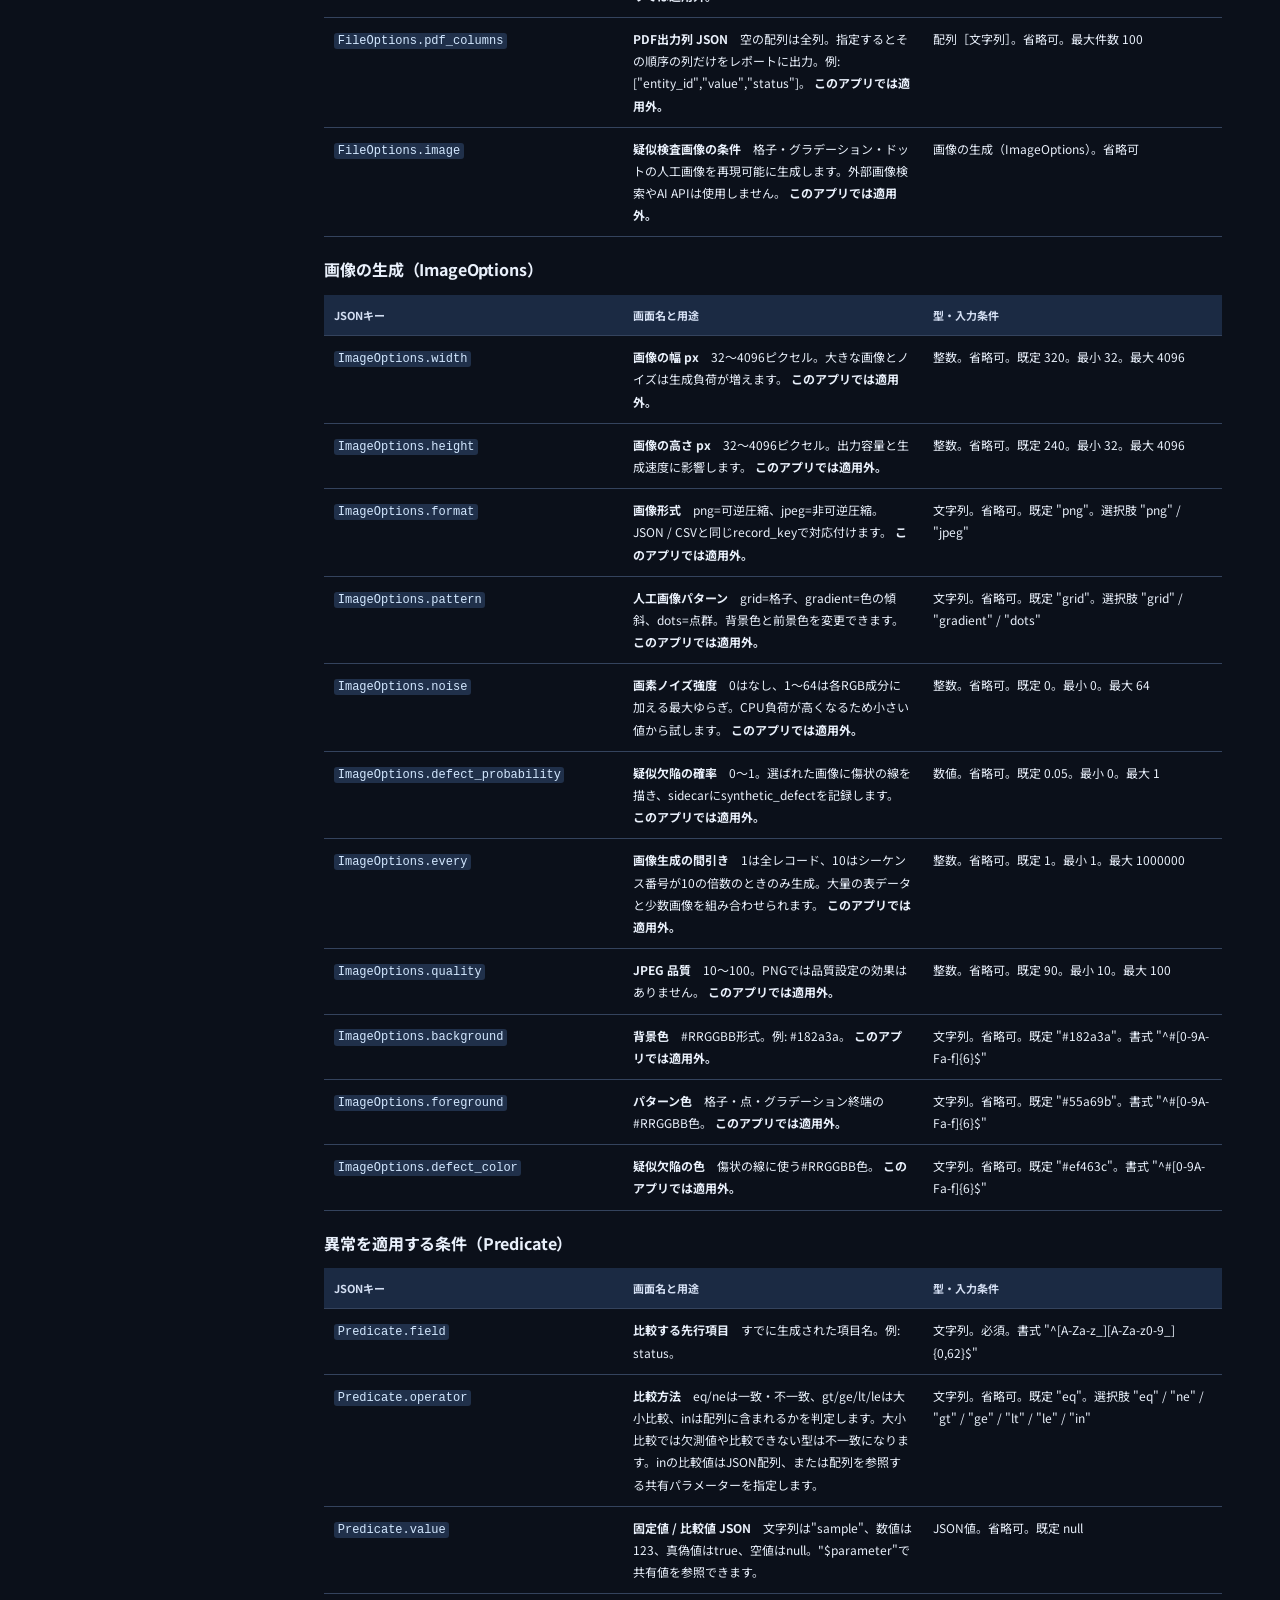
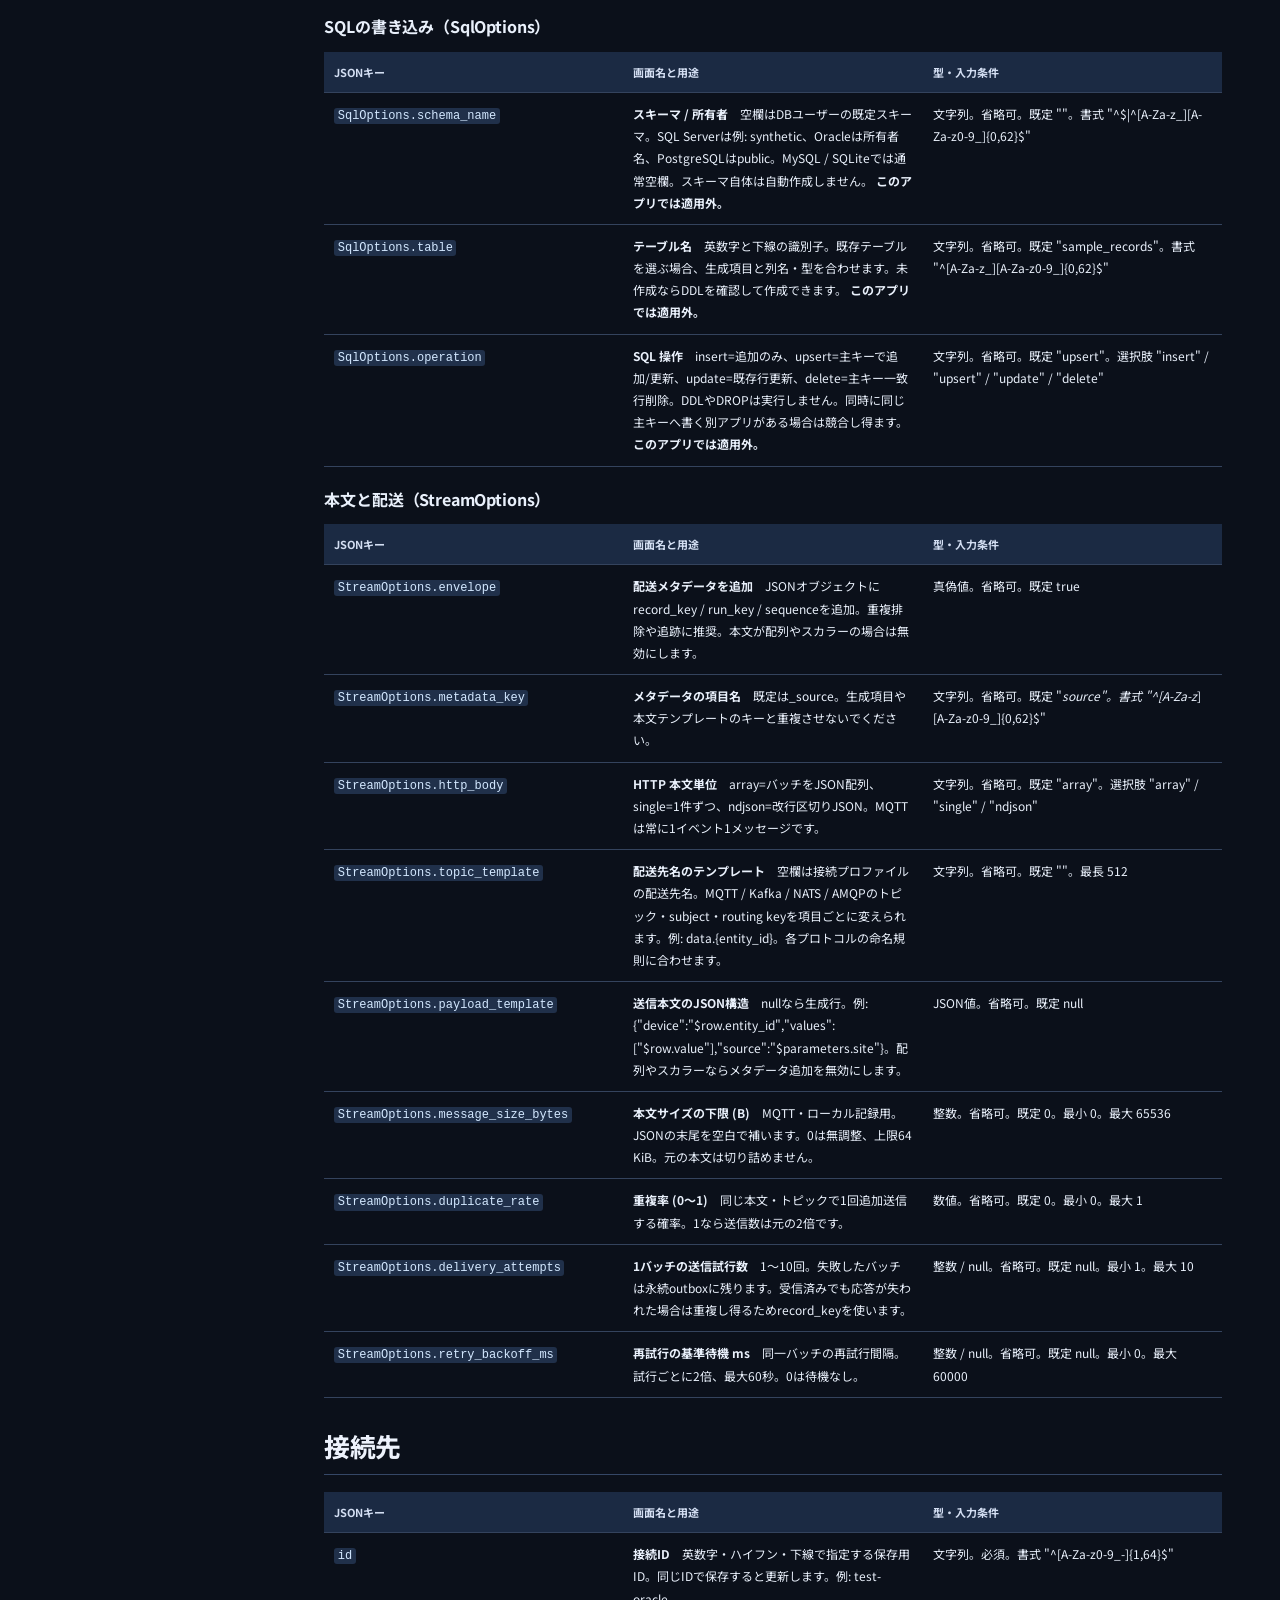
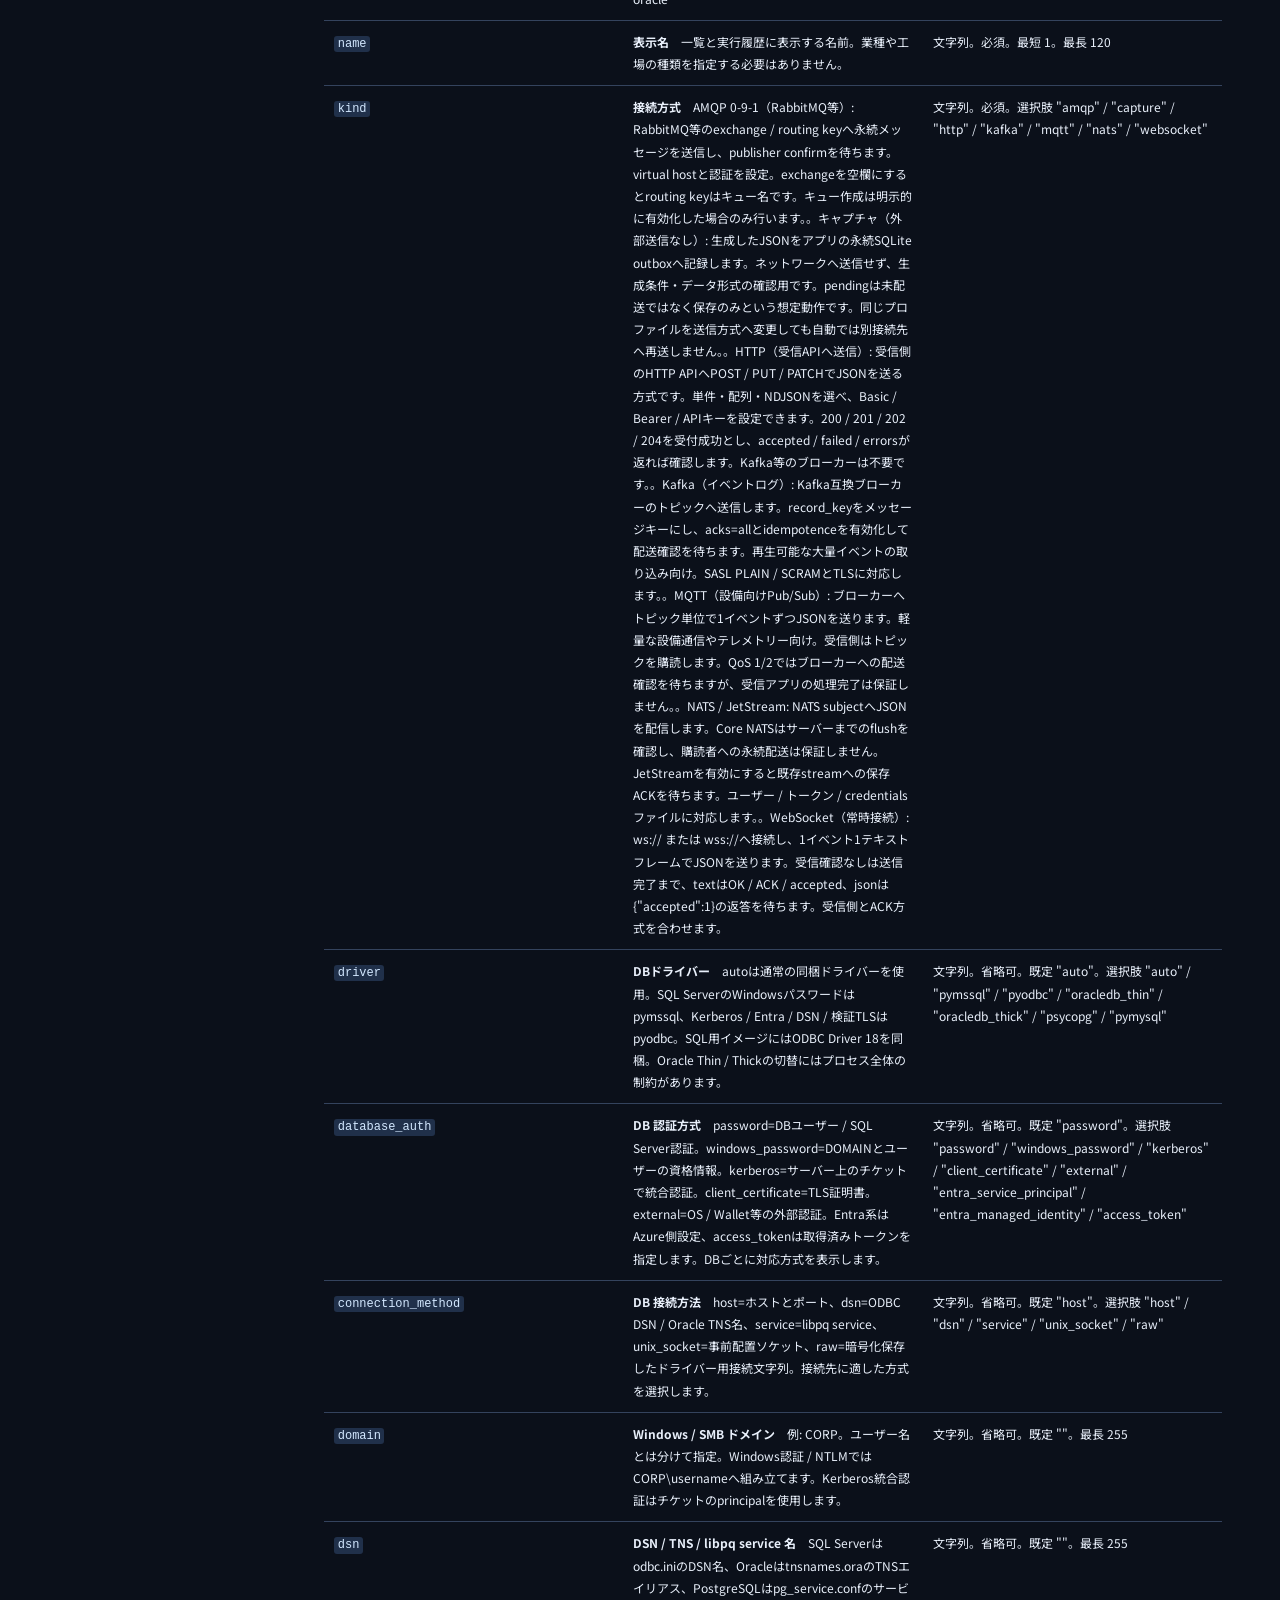
<file: docs/help-site/settings.html>
<!doctype html>
<html lang="ja">
<head>
  <meta charset="utf-8">
  <meta name="viewport" content="width=device-width, initial-scale=1">
  <title>設定リファレンス | ストリーム送信</title>
  <link rel="stylesheet" href="/static/style.css">
  <link rel="stylesheet" href="/static/help.css">
  <script src="/static/help.js" defer></script>
</head>
<body class="help-page">
  <a class="help-skip" href="#help-content">本文へ移動</a>
  <div class="help-top">
    <a class="help-home" href="/">ストリーム送信</a>
    <a href="/">アプリに戻る</a>
  </div>
  <div class="help-layout">
    <nav class="help-nav" aria-label="ヘルプ"><a href="/help/index.html">初めて使う</a><a href="/help/presets.html">ひな型を選ぶ・作る</a><a href="/help/templates.html">JSONの書き方</a><a href="/help/settings.html" aria-current="page">設定リファレンス</a><a href="/help/api.html">APIの使い方</a><a href="/help/glossary.html">用語集</a><a href="/help/ai.html">AIにひな型を頼む</a><a href="/help/mcp.html">CLI・MCP</a><a href="/help/install.html">VMへの導入</a><a href="/help/catalog.html">付属のひな型一覧</a></nav>
    <main class="help-content" id="help-content">
      <nav class="help-outline" aria-label="このページ"><a href="#実行ひな型">実行ひな型</a><a href="#接続先">接続先</a></nav>
      <div class="help-search" hidden><label for="help-filter">表を検索</label><input id="help-filter" type="search" placeholder="日本語、ID、JSONキー"><p id="help-results" role="status"></p></div>
      <article><h1>設定リファレンス</h1>
<p>画面の表示名、JSONキー、意味、制約、既定値を確認できます。
接続方式や選択した形式によって表示される設定が変わります。
共通形式の別アプリ用の項目も掲載しています。該当する出力方式で使う設定を選んでください。</p>
<p><a href="/help/templates.html">JSONの書き方</a> · <a href="/help/presets.html">ひな型の選び方</a></p>
<h2 id="実行ひな型">実行ひな型</h2>
<table>
<thead>
<tr>
<th>JSONキー</th>
<th>画面名と用途</th>
<th>型・入力条件</th>
</tr>
</thead>
<tbody>
<tr>
<td><code>$schema</code></td>
<td><strong>エディターのスキーマ参照</strong>　JSONエディターの補完に使うスキーマのファイルパスまたはURL。アプリは取得せず、保存済み設定にも含めません。 <strong>画面に表示されません。</strong></td>
<td>文字列 / null。省略可。既定 null。最長 2048</td>
</tr>
<tr>
<td><code>_comment</code></td>
<td><strong>エディター用のメモ</strong>　テンプレートに書ける編集者向けメモ。アプリの挙動を変えず、取込・保存・書き出しでは省かれます。 <strong>画面に表示されません。</strong></td>
<td>文字列 / null。省略可。既定 null。最長 4000</td>
</tr>
<tr>
<td><code>version</code></td>
<td><strong>設定バージョン</strong>　このアプリはバージョン2のプリセットJSONを使用します。</td>
<td>整数。省略可。既定 2。固定値 2</td>
</tr>
<tr>
<td><code>name</code></td>
<td><strong>表示名</strong>　一覧と実行履歴に表示する名前。業種や工場の種類を指定する必要はありません。</td>
<td>文字列。省略可。既定 &quot;カスタムデータ&quot;。最短 1。最長 120</td>
</tr>
<tr>
<td><code>description</code></td>
<td><strong>用途・メモ</strong>　このプリセットの用途、変更した設定、実行前の条件を記録できます。選択欄にも表示します。接続先のパスワード等は記載せず、接続プロファイルへ保存してください。</td>
<td>文字列。省略可。既定 &quot;&quot;。最長 1000</td>
</tr>
<tr>
<td><code>connection_id</code></td>
<td><strong>接続プロファイル</strong>　この実行に使用する保存済みの接続先。プリセットにはIDだけが入ります。認証情報は接続プロファイル側で管理します。</td>
<td>文字列。省略可。既定 &quot;default&quot;。書式 &quot;^[A-Za-z0-9_-]{1,64}$&quot;</td>
</tr>
<tr>
<td><code>connection_revision</code></td>
<td><strong>接続リビジョン固定</strong>　通常はnull。実行開始時に接続設定の版を固定するので、実行中の接続先変更に影響されません。指定すると過去の版を使用します。</td>
<td>整数 / null。省略可。既定 null。最小 1</td>
</tr>
<tr>
<td><code>run_key</code></td>
<td><strong>実行キー</strong>　再現性と重複判定の単位。英数字・ハイフン・下線。seedとシーケンスが同じなら同じrecord_idになります。別のデータ系列には別のキーを指定します。</td>
<td>文字列。省略可。既定 &quot;trial-001&quot;。書式 &quot;^[A-Za-z0-9_-]{1,64}$&quot;</td>
</tr>
<tr>
<td><code>seed</code></td>
<td><strong>乱数シード</strong>　同じ実行キー・シード・シーケンス・項目名なら同じ値。0〜2147483647。</td>
<td>整数。省略可。既定 42。最小 0。最大 2147483647</td>
</tr>
<tr>
<td><code>rows</code></td>
<td><strong>生成レコード数</strong>　1〜1億件。SQLは行数、ファイルはレコード数、ストリームはイベント数。画像は間引き設定により少なくなります。全件をメモリには保持しません。</td>
<td>整数。省略可。既定 30。最小 1。最大 100000000</td>
</tr>
<tr>
<td><code>target_rate</code></td>
<td><strong>目標レコード数 / 秒</strong>　0は速度制限なし。バッチ単位で調整する目標値です。実際の速度はDB・ディスク・通信・生成条件で変わります。まず少量で測定してください。</td>
<td>整数。省略可。既定 10。最小 0。最大 1000000</td>
</tr>
<tr>
<td><code>batch_size</code></td>
<td><strong>バッチ件数</strong>　1〜10000。SQLはトランザクション、ストリームは送信単位。ファイルはファイルあたり件数を使用。メモリ量やDBパラメーター上限に合わせて内部で縮小する場合があります。</td>
<td>整数。省略可。既定 1000。最小 1。最大 10000</td>
</tr>
<tr>
<td><code>start_sequence</code></td>
<td><strong>開始シーケンス</strong>　0から始まる連番。途中から再開したり、分割した負荷試験に使用します。run_key / seedも合わせると同じデータを再現できます。</td>
<td>整数。省略可。既定 0。最小 0。最大 1000000000</td>
</tr>
<tr>
<td><code>max_duration_seconds</code></td>
<td><strong>実行時間の上限 秒</strong>　この時間を超えると停止要求になります。進行中のDBトランザクションや通信の完了後に止まります。完了件数は履歴で確認できます。</td>
<td>整数。省略可。既定 3600。最小 1。最大 86400</td>
</tr>
<tr>
<td><code>max_output_mb</code></td>
<td><strong>出力量の上限 MiB</strong>　ファイルとストリーム本文の論理上限。SQLのDB容量上限ではありません。サーバー側のメモリ・空き容量保護も常時有効です。</td>
<td>整数。省略可。既定 1024。最小 1。最大 1048576</td>
</tr>
<tr>
<td><code>initial_delay_seconds</code></td>
<td><strong>開始前の待機 秒</strong>　実行開始後、生成を始めるまでの待機時間。複数のソースの開始時刻をずらせます。実行時間の上限にはこの待機も含まれます。</td>
<td>数値。省略可。既定 0。最小 0。最大 3600</td>
</tr>
<tr>
<td><code>jitter_ms</code></td>
<td><strong>送信間隔のゆらぎ ms</strong>　速度調整の待機に0〜指定値の再現可能なゆらぎを加えます。目標速度が0の場合は適用しません。</td>
<td>整数。省略可。既定 0。最小 0。最大 60000</td>
</tr>
<tr>
<td><code>burst_rows</code></td>
<td><strong>バーストのレコード数</strong>　0は通常送信。例: 1000にすると1000件単位でバースト間待機を適用。バッチはこの値以下に調整します。</td>
<td>整数。省略可。既定 0。最小 0。最大 1000000</td>
</tr>
<tr>
<td><code>burst_pause_ms</code></td>
<td><strong>バースト間の待機 ms</strong>　バーストの境界で加える待機。目標速度の制限と両方が適用されます。</td>
<td>整数。省略可。既定 0。最小 0。最大 3600000</td>
</tr>
<tr>
<td><code>parameters</code></td>
<td><strong>共有パラメーター JSON</strong>　任意のキーとJSON値。例: {&quot;count&quot;:100,&quot;states&quot;:[&quot;ok&quot;,&quot;ng&quot;]}。生成条件では$countや$statesで参照。テンプレートは{count}でも参照できます。</td>
<td>オブジェクト。省略可</td>
</tr>
<tr>
<td><code>fields</code></td>
<td><strong>データ項目</strong>　上から順に生成します。項目名・型・生成器・詳細条件を自由に変更できます。他の項目を参照する場合は参照元を先に置きます。</td>
<td>配列［項目と値の生成方法（FieldRule）］。省略可。最小件数 1。最大件数 100</td>
</tr>
<tr>
<td><code>sql</code></td>
<td><strong>SQL 書き込み設定</strong>　スキーマ・テーブル・操作を指定。データの列定義は共通のデータ項目から作成します。 <strong>このアプリでは適用外。</strong></td>
<td>SQLの書き込み（SqlOptions）。省略可</td>
</tr>
<tr>
<td><code>files</code></td>
<td><strong>ファイル設定</strong>　形式・分割・命名・JSON構造・CSV仕様・画像条件を設定します。既存ファイルは上書きしません。 <strong>このアプリでは適用外。</strong></td>
<td>ファイルの形式と完了通知（FileOptions）。省略可</td>
</tr>
<tr>
<td><code>stream</code></td>
<td><strong>ストリーム設定</strong>　メタデータの付加・本文形式・トピックを実行ごとに指定します。認証と配送方式は接続プロファイル側で管理します。</td>
<td>本文と配送（StreamOptions）。省略可</td>
</tr>
<tr>
<td><code>anomalies</code></td>
<td><strong>データ異常の注入ルール</strong>　正常データを生成した後、指定した行位置・割合・条件で異常を注入します。複数ルールは上から順に適用。異常を含むプリセットは意図的にDB制約や受信検証で拒否される場合があります。</td>
<td>配列［異常データの条件（AnomalyRule）］。省略可。最大件数 64</td>
</tr>
<tr>
<td><code>faults</code></td>
<td><strong>処理障害・不正ファイルのシミュレーション</strong>　この実行だけに障害を注入します。外部のサーバーやネットワーク設定は変更しません。SQLのロールバック、ファイル未完了、配送ACK消失、遅延等を再現できます。</td>
<td>実行処理の障害（FaultOptions）。省略可</td>
</tr>
<tr>
<td><code>task</code></td>
<td><strong>実行タスク</strong>　通常はgenerate。未配送の再送は履歴画面の操作から起動します。</td>
<td>文字列。省略可。既定 &quot;generate&quot;。選択肢 &quot;generate&quot; / &quot;retry&quot;</td>
</tr>
</tbody>
</table>
<h3 id="異常デ-タの条件-anomalyrule">異常データの条件（AnomalyRule）</h3>
<table>
<thead>
<tr>
<th>JSONキー</th>
<th>画面名と用途</th>
<th>型・入力条件</th>
</tr>
</thead>
<tbody>
<tr>
<td><code>AnomalyRule.$schema</code></td>
<td><strong>エディターのスキーマ参照</strong>　JSONエディターの補完に使うスキーマのファイルパスまたはURL。アプリは取得せず、保存済み設定にも含めません。 <strong>画面に表示されません。</strong></td>
<td>文字列 / null。省略可。既定 null。最長 2048</td>
</tr>
<tr>
<td><code>AnomalyRule._comment</code></td>
<td><strong>エディター用のメモ</strong>　テンプレートに書ける編集者向けメモ。アプリの挙動を変えず、取込・保存・書き出しでは省かれます。 <strong>画面に表示されません。</strong></td>
<td>文字列 / null。省略可。既定 null。最長 4000</td>
</tr>
<tr>
<td><code>AnomalyRule.name</code></td>
<td><strong>表示名</strong>　一覧と実行履歴に表示する名前。業種や工場の種類を指定する必要はありません。</td>
<td>文字列。省略可。既定 &quot;異常注入&quot;。最短 1。最長 120</td>
</tr>
<tr>
<td><code>AnomalyRule.enabled</code></td>
<td><strong>異常注入を有効にする</strong>　無効なら、このルールまたは障害設定を適用しません。通常生成との比較に使用できます。</td>
<td>真偽値。省略可。既定 true</td>
</tr>
<tr>
<td><code>AnomalyRule.field</code></td>
<td><strong>異常を注入する項目名</strong>　生成するデータ項目の名前。正常行の生成後に変更するため、先行項目だけでなく任意の生成項目を指定できます。</td>
<td>文字列。必須。書式 &quot;^[A-Za-z_][A-Za-z0-9_]{0,62}$&quot;</td>
</tr>
<tr>
<td><code>AnomalyRule.operation</code></td>
<td><strong>異常の作り方</strong>　set=値を置換、add=加算、multiply=倍率、ramp=開始位置から増加するドリフト、freeze=開始位置の値に固着、null=NULL、copy_from=指定位置の値をコピー、timestamp_shift=秒単位の時刻ずらし、omit=項目自体を欠落。加算・倍率・ドリフトは元の値が欠測・非数値の行では適用しません。</td>
<td>文字列。省略可。既定 &quot;set&quot;。選択肢 &quot;set&quot; / &quot;add&quot; / &quot;multiply&quot; / &quot;ramp&quot; / &quot;freeze&quot; / &quot;null&quot; / &quot;copy_from&quot; / &quot;timestamp_shift&quot; / &quot;omit&quot;</td>
</tr>
<tr>
<td><code>AnomalyRule.value</code></td>
<td><strong>置換値 / 増分 / 倍率 / 秒数 JSON</strong>　setの値、add/rampの増分、multiplyの倍率、timestamp_shiftの秒数、copy_fromの実行内コピー元位置（0始まり）を指定。$parameter参照も可能。freeze/null/omitでは使いません。</td>
<td>JSON値。省略可。既定 null</td>
</tr>
<tr>
<td><code>AnomalyRule.from_row</code></td>
<td><strong>異常の開始位置（0始まり）</strong>　この実行内のレコード位置。20なら21件目から適用。start_sequenceとは別で、分割実行時は実行内の位置として評価します。</td>
<td>整数。省略可。既定 0。最小 0。最大 100000000</td>
</tr>
<tr>
<td><code>AnomalyRule.to_row</code></td>
<td><strong>異常の終了位置（含む）</strong>　空欄は最後まで。例: from_row=20、to_row=29なら10件の異常期間です。</td>
<td>整数 / null。省略可。既定 null。最小 0。最大 100000000</td>
</tr>
<tr>
<td><code>AnomalyRule.every</code></td>
<td><strong>何件ごとに異常を適用するか</strong>　開始位置から何件ごとに適用するか。1は全件、10は10件ごと。probabilityと組み合わせて断続的な異常を作ります。</td>
<td>整数。省略可。既定 1。最小 1。最大 100000000</td>
</tr>
<tr>
<td><code>AnomalyRule.probability</code></td>
<td><strong>異常が発生する確率</strong>　適用位置・条件を満たした行に対する0〜1の確率。同じrun_keyとseedなら再現可能です。</td>
<td>数値。省略可。既定 1。最小 0。最大 1</td>
</tr>
<tr>
<td><code>AnomalyRule.when</code></td>
<td><strong>異常を適用する条件</strong>　生成後の値を比較し、一致する場合だけ異常を適用します。先に適用した異常の結果も参照できます。then_valueの指定は不要です。</td>
<td>異常を適用する条件（Predicate） / null。省略可。既定 null</td>
</tr>
<tr>
<td><code>AnomalyRule.bypass_validation</code></td>
<td><strong>型・必須検証を意図的に外す</strong>　数値欄へ文字列、主キーへNULL等の不正値を作る場合に有効化。送信JSONは構文上有効のままですが、DBや受信側は拒否し得ます。omitはこの設定に関係なく項目を欠落させます。</td>
<td>真偽値。省略可。既定 false</td>
</tr>
</tbody>
</table>
<h3 id="値を上書きする条件-condition">値を上書きする条件（Condition）</h3>
<table>
<thead>
<tr>
<th>JSONキー</th>
<th>画面名と用途</th>
<th>型・入力条件</th>
</tr>
</thead>
<tbody>
<tr>
<td><code>Condition.field</code></td>
<td><strong>比較する先行項目</strong>　すでに生成された項目名。例: status。</td>
<td>文字列。必須。書式 &quot;^[A-Za-z_][A-Za-z0-9_]{0,62}$&quot;</td>
</tr>
<tr>
<td><code>Condition.operator</code></td>
<td><strong>比較方法</strong>　eq/neは一致・不一致、gt/ge/lt/leは大小比較、inは配列に含まれるかを判定します。大小比較では欠測値や比較できない型は不一致になります。inの比較値はJSON配列、または配列を参照する共有パラメーターを指定します。</td>
<td>文字列。省略可。既定 &quot;eq&quot;。選択肢 &quot;eq&quot; / &quot;ne&quot; / &quot;gt&quot; / &quot;ge&quot; / &quot;lt&quot; / &quot;le&quot; / &quot;in&quot;</td>
</tr>
<tr>
<td><code>Condition.value</code></td>
<td><strong>固定値 / 比較値 JSON</strong>　文字列は&quot;sample&quot;、数値は123、真偽値はtrue、空値はnull。&quot;$parameter&quot;で共有値を参照できます。</td>
<td>JSON値。省略可。既定 null</td>
</tr>
<tr>
<td><code>Condition.then_value</code></td>
<td><strong>一致したときの値 JSON</strong>　条件が真の場合に上書きする値。&quot;$parameter&quot;の参照も可能です。</td>
<td>JSON値。省略可。既定 null</td>
</tr>
</tbody>
</table>
<h3 id="実行処理の障害-faultoptions">実行処理の障害（FaultOptions）</h3>
<table>
<thead>
<tr>
<th>JSONキー</th>
<th>画面名と用途</th>
<th>型・入力条件</th>
</tr>
</thead>
<tbody>
<tr>
<td><code>FaultOptions.enabled</code></td>
<td><strong>異常注入を有効にする</strong>　無効なら、このルールまたは障害設定を適用しません。通常生成との比較に使用できます。</td>
<td>真偽値。省略可。既定 false</td>
</tr>
<tr>
<td><code>FaultOptions.stage</code></td>
<td><strong>障害を注入する段階</strong>　before_batch: SQL/ファイルは処理前、ストリームはoutbox記録後の送信前。after_write: SQLはCOMMIT前、ファイルはマニフェスト前、ストリームは送信ACK後の配送済み記録前。</td>
<td>文字列。省略可。既定 &quot;before_batch&quot;。選択肢 &quot;before_batch&quot; / &quot;after_write&quot;</td>
</tr>
<tr>
<td><code>FaultOptions.action</code></td>
<td><strong>障害の動作</strong>　none=処理障害なし（不正ファイル指定だけ使う場合等）、fail=意図的な例外で停止、delay=指定時間だけ待機。ストリームの再試行を指定するとfailを再試行でき、ACK消失時には重複送信し得ます。</td>
<td>文字列。省略可。既定 &quot;none&quot;。選択肢 &quot;none&quot; / &quot;fail&quot; / &quot;delay&quot;</td>
</tr>
<tr>
<td><code>FaultOptions.from_batch</code></td>
<td><strong>障害の開始バッチ（1始まり）</strong>　2なら2バッチ目から注入。バッチ件数を小さくすると、正常分を先に配送・確定してから障害を発生させられます。</td>
<td>整数。省略可。既定 1。最小 1。最大 100000000</td>
</tr>
<tr>
<td><code>FaultOptions.every_batches</code></td>
<td><strong>何バッチごとに障害を発生させるか</strong>　1は毎バッチ、5は開始バッチから5バッチごと。最大回数と組み合わせて一過性・継続障害を作れます。</td>
<td>整数。省略可。既定 1。最小 1。最大 100000000</td>
</tr>
<tr>
<td><code>FaultOptions.max_occurrences</code></td>
<td><strong>障害の最大回数</strong>　1は1回だけ。0は回数制限なし。再試行時も回数に含みます。永続的な障害は0、一過性の障害は1等を指定。</td>
<td>整数。省略可。既定 1。最小 0。最大 1000000</td>
</tr>
<tr>
<td><code>FaultOptions.delay_ms</code></td>
<td><strong>模擬遅延 ms</strong>　action=delayの待機時間。実行時間の上限と停止要求を確認しながら待機します。実際の接続先を遅くする設定ではありません。</td>
<td>整数。省略可。既定 1000。最小 0。最大 60000</td>
</tr>
<tr>
<td><code>FaultOptions.artifact_mode</code></td>
<td><strong>意図的に不正なファイルを作る</strong>　ファイルツール専用。JSON切断 / 不正UTF-8 / CSVヘッダー不一致 / 画像切断 / 拡張子不一致 / マニフェストSHA256不一致。取り込み側の検知・隔離を試験します。</td>
<td>文字列。省略可。既定 &quot;none&quot;。選択肢 &quot;none&quot; / &quot;truncate_json&quot; / &quot;invalid_json_utf8&quot; / &quot;csv_header_mismatch&quot; / &quot;truncate_image&quot; / &quot;wrong_image_extension&quot; / &quot;manifest_checksum_mismatch&quot;</td>
</tr>
</tbody>
</table>
<h3 id="項目と値の生成方法-fieldrule">項目と値の生成方法（FieldRule）</h3>
<table>
<thead>
<tr>
<th>JSONキー</th>
<th>画面名と用途</th>
<th>型・入力条件</th>
</tr>
</thead>
<tbody>
<tr>
<td><code>FieldRule.$schema</code></td>
<td><strong>エディターのスキーマ参照</strong>　JSONエディターの補完に使うスキーマのファイルパスまたはURL。アプリは取得せず、保存済み設定にも含めません。 <strong>画面に表示されません。</strong></td>
<td>文字列 / null。省略可。既定 null。最長 2048</td>
</tr>
<tr>
<td><code>FieldRule._comment</code></td>
<td><strong>エディター用のメモ</strong>　テンプレートに書ける編集者向けメモ。アプリの挙動を変えず、取込・保存・書き出しでは省かれます。 <strong>画面に表示されません。</strong></td>
<td>文字列 / null。省略可。既定 null。最長 4000</td>
</tr>
<tr>
<td><code>FieldRule.name</code></td>
<td><strong>項目名</strong>　英字または下線で始まる英数字・下線、63文字まで。SQLの列名・CSVヘッダー・JSONキーになります。項目間参照にもこの名前を使います。</td>
<td>文字列。必須。書式 &quot;^[A-Za-z_][A-Za-z0-9_]{0,62}$&quot;</td>
</tr>
<tr>
<td><code>FieldRule.data_type</code></td>
<td><strong>値の型</strong>　string / integer / number / decimal / boolean / datetime / json。decimalは正確な小数文字列、日時はUTC ISO形式。SQL保存時は対応する列の型に変換します。</td>
<td>文字列。省略可。既定 &quot;string&quot;。選択肢 &quot;string&quot; / &quot;integer&quot; / &quot;number&quot; / &quot;decimal&quot; / &quot;boolean&quot; / &quot;datetime&quot; / &quot;json&quot;</td>
</tr>
<tr>
<td><code>FieldRule.generator</code></td>
<td><strong>生成ルール</strong>　record_id=再現可能なキー、uuid=UUID、sequence=連番、integer/uniform/normal=分布、choice=重み付き選択、boolean=確率、constant=固定、template=書式、timestamp=時刻、reference/四則演算=先行項目から派生。</td>
<td>文字列。省略可。既定 &quot;constant&quot;。選択肢 &quot;record_id&quot; / &quot;uuid&quot; / &quot;sequence&quot; / &quot;integer&quot; / &quot;uniform&quot; / &quot;normal&quot; / &quot;choice&quot; / &quot;boolean&quot; / &quot;constant&quot; / &quot;template&quot; / &quot;timestamp&quot; / &quot;reference&quot; / &quot;sum&quot; / &quot;difference&quot; / &quot;product&quot; / &quot;ratio&quot;</td>
</tr>
<tr>
<td><code>FieldRule.primary_key</code></td>
<td><strong>SQL 主キー</strong>　テーブル作成時の主キー定義。upsert / update / deleteには接続先と一致する主キーが必要です。複数の項目を指定すると複合キーになります。</td>
<td>真偽値。省略可。既定 false</td>
</tr>
<tr>
<td><code>FieldRule.length</code></td>
<td><strong>文字数の上限</strong>　stringの最大文字数。生成結果を検証し、新規SQLテーブルの列長にも使用します。1〜4000。</td>
<td>整数。省略可。既定 255。最小 1。最大 4000</td>
</tr>
<tr>
<td><code>FieldRule.precision</code></td>
<td><strong>小数の精度</strong>　decimal全体の桁数。1〜38。SQLのNUMERIC(precision,scale)に対応します。</td>
<td>整数。省略可。既定 18。最小 1。最大 38</td>
</tr>
<tr>
<td><code>FieldRule.scale</code></td>
<td><strong>小数桁数 / 丸め桁数</strong>　decimalの小数桁数、numberの丸め桁数。decimalでは精度以下に指定します。</td>
<td>整数。省略可。既定 3。最小 0。最大 18</td>
</tr>
<tr>
<td><code>FieldRule.minimum</code></td>
<td><strong>最小値 / パラメーター参照</strong>　integer / uniformの最小値。数値または$countのような共有パラメーター参照。</td>
<td>整数 / 数値 / 文字列。省略可。既定 0</td>
</tr>
<tr>
<td><code>FieldRule.maximum</code></td>
<td><strong>最大値 / パラメーター参照</strong>　integer / uniformの最大値。integerは両端を含みます。数値または$parameter。</td>
<td>整数 / 数値 / 文字列。省略可。既定 100</td>
</tr>
<tr>
<td><code>FieldRule.mean</code></td>
<td><strong>平均</strong>　正規分布normalの平均値。例: 50、または$value_mean。</td>
<td>整数 / 数値 / 文字列。省略可。既定 50</td>
</tr>
<tr>
<td><code>FieldRule.stddev</code></td>
<td><strong>標準偏差</strong>　normalのばらつき。0なら常に平均値。0以上、または共有パラメーター参照。</td>
<td>整数 / 数値 / 文字列。省略可。既定 5</td>
</tr>
<tr>
<td><code>FieldRule.start</code></td>
<td><strong>開始値 / 開始日時</strong>　sequenceでは数値、timestampではタイムゾーン付きISO日時。例: 2026-11-13T09:00:00+09:00。$start_timeで参照も可能。</td>
<td>整数 / 数値 / 文字列。省略可。既定 0</td>
</tr>
<tr>
<td><code>FieldRule.step</code></td>
<td><strong>増分 / 秒間隔</strong>　sequenceは開始値に足す量、timestampは時刻を進める秒数。小数・負数・$parameterも指定できます。</td>
<td>整数 / 数値 / 文字列。省略可。既定 1</td>
</tr>
<tr>
<td><code>FieldRule.group_size</code></td>
<td><strong>同じ連番値を使う件数</strong>　sequence / timestampの増分を適用する前にまとめる件数。10なら0〜9番が同じ時刻・連番値になります。1以上または$parameter。</td>
<td>整数 / 文字列。省略可。既定 1</td>
</tr>
<tr>
<td><code>FieldRule.modulo</code></td>
<td><strong>連番値の繰り返し周期</strong>　0は繰り返さない。10なら連番のインデックスが0〜9を繰り返します。sequence / timestampに適用。</td>
<td>整数 / 文字列。省略可。既定 0</td>
</tr>
<tr>
<td><code>FieldRule.probability</code></td>
<td><strong>true の確率</strong>　boolean生成器のtrueの割合。0〜1、または$parameter。例: 0.02。</td>
<td>数値 / 文字列。省略可。既定 0.5</td>
</tr>
<tr>
<td><code>FieldRule.choices</code></td>
<td><strong>選択肢 JSON / 参照</strong>　例: [&quot;ok&quot;,&quot;warning&quot;,&quot;ng&quot;]、または&quot;$statuses&quot;。型はデータ型と合わせてください。</td>
<td>配列［JSON値］ / 文字列。省略可</td>
</tr>
<tr>
<td><code>FieldRule.weights</code></td>
<td><strong>選択肢の重み JSON</strong>　例: [95,4,1]。選択肢と同じ個数で、0以上かつ合計が正。空の配列[]なら均等に選びます。</td>
<td>配列［数値］。省略可</td>
</tr>
<tr>
<td><code>FieldRule.value</code></td>
<td><strong>固定値 / 比較値 JSON</strong>　文字列は&quot;sample&quot;、数値は123、真偽値はtrue、空値はnull。&quot;$parameter&quot;で共有値を参照できます。</td>
<td>JSON値。省略可。既定 null</td>
</tr>
<tr>
<td><code>FieldRule.template</code></td>
<td><strong>文字列テンプレート</strong>　例: DEV-{entity_no:05d}。先行項目、共有パラメーター、{sequence}、{record_id}を参照できます。属性アクセスや任意コードは実行しません。</td>
<td>文字列。省略可。既定 &quot;{sequence}&quot;。最長 2048</td>
</tr>
<tr>
<td><code>FieldRule.sources</code></td>
<td><strong>参照元の項目名 JSON</strong>　例: [&quot;amount&quot;,&quot;unit_price&quot;]。referenceは先頭、sum / difference / product / ratioは指定した先行項目を使用します。ratioは2項目で分母0不可。</td>
<td>配列［文字列］。省略可。最大件数 32</td>
</tr>
<tr>
<td><code>FieldRule.null_probability</code></td>
<td><strong>NULL の確率</strong>　生成結果をNULLに置き換える確率。0〜1。SQL主キーには指定できません。</td>
<td>数値。省略可。既定 0。最小 0。最大 1</td>
</tr>
<tr>
<td><code>FieldRule.condition</code></td>
<td><strong>条件による値の上書き</strong>　有効にすると先行項目と比較し、一致する場合にthen_valueを採用。条件不一致時は通常の生成値を使用します。</td>
<td>値を上書きする条件（Condition） / null。省略可。既定 null</td>
</tr>
</tbody>
</table>
<h3 id="ファイルの形式と完了通知-fileoptions">ファイルの形式と完了通知（FileOptions）</h3>
<table>
<thead>
<tr>
<th>JSONキー</th>
<th>画面名と用途</th>
<th>型・入力条件</th>
</tr>
</thead>
<tbody>
<tr>
<td><code>FileOptions.completion_mode</code></td>
<td><strong>完了通知形式</strong>　manifest-v2は従来の.ready.jsonを出力する既定方式です。lakehouse-products-localは信頼されたローカル領域への製品CSV・単一バッチ試験専用で、隣接SHA256 .readyを出力します。対応例の設定を使い、他形式・リモート接続・異常注入は拒否します。下流取込の完了は保証しません。 <strong>このアプリでは適用外。</strong></td>
<td>文字列。省略可。既定 &quot;manifest-v2&quot;。選択肢 &quot;manifest-v2&quot; / &quot;lakehouse-products-local&quot;</td>
</tr>
<tr>
<td><code>FileOptions.formats</code></td>
<td><strong>出力形式 JSON</strong>　[&quot;json&quot;,&quot;csv&quot;,&quot;image&quot;]から1つ以上。画像だけ、JSONとCSVだけ、など自由に組み合わせられます。 <strong>このアプリでは適用外。</strong></td>
<td>配列［文字列］。省略可。最小件数 1。最大件数 8。選択肢 &quot;json&quot; / &quot;csv&quot; / &quot;image&quot; / &quot;xlsx&quot; / &quot;xml&quot; / &quot;parquet&quot; / &quot;avro&quot; / &quot;pdf&quot;</td>
</tr>
<tr>
<td><code>FileOptions.records_per_file</code></td>
<td><strong>ファイルあたりの件数</strong>　JSON配列 / JSONL / CSVを分割する最大件数。objectモードは常に1レコード1ファイル。メモリ上限のため小さくなる場合があります。 <strong>このアプリでは適用外。</strong></td>
<td>整数。省略可。既定 100。最小 1。最大 10000</td>
</tr>
<tr>
<td><code>FileOptions.path_template</code></td>
<td><strong>出力サブディレクトリ</strong>　例: {run_key}/{job_id}。共有パラメーターも使用可能。相対パスのみ、..は禁止。job_idを含めると再実行時の衝突を避けられます。 <strong>このアプリでは適用外。</strong></td>
<td>文字列。省略可。既定 &quot;{run_key}/{job_id}&quot;。最長 512</td>
</tr>
<tr>
<td><code>FileOptions.filename_template</code></td>
<td><strong>ファイル名テンプレート</strong>　例: {sequence:010d}-{record_id}。拡張子は自動付加。バッチ先頭の項目・共有値・run_key・job_idを参照可能。重複名はエラーになるので連番等を含めます。 <strong>このアプリでは適用外。</strong></td>
<td>文字列。省略可。既定 &quot;{sequence:010d}-{record_id}&quot;。最長 256</td>
</tr>
<tr>
<td><code>FileOptions.json_mode</code></td>
<td><strong>JSON の格納形式</strong>　array=配列、object=1レコード1ファイル、jsonl=1行1レコード。 <strong>このアプリでは適用外。</strong></td>
<td>文字列。省略可。既定 &quot;array&quot;。選択肢 &quot;array&quot; / &quot;object&quot; / &quot;jsonl&quot;</td>
</tr>
<tr>
<td><code>FileOptions.json_pretty</code></td>
<td><strong>JSON の整形</strong>　array / objectを字下げして見やすくします。JSONLでは無効。ファイルサイズが増えます。 <strong>このアプリでは適用外。</strong></td>
<td>真偽値。省略可。既定 false</td>
</tr>
<tr>
<td><code>FileOptions.json_template</code></td>
<td><strong>JSON 構造テンプレート</strong>　nullなら生成行をそのまま出力。例: {&quot;device&quot;:&quot;$row.entity_id&quot;,&quot;metrics&quot;:{&quot;value&quot;:&quot;$row.value&quot;},&quot;key&quot;:&quot;$meta.record_key&quot;}。$parameters.xも利用可能。 <strong>このアプリでは適用外。</strong></td>
<td>JSON値。省略可。既定 null</td>
</tr>
<tr>
<td><code>FileOptions.compression</code></td>
<td><strong>JSON / CSV 圧縮</strong>　noneまたはgzip。gzip時は.json.gz / .csv.gz等になり、画像・sidecar・manifestは圧縮しません。 <strong>このアプリでは適用外。</strong></td>
<td>文字列。省略可。既定 &quot;none&quot;。選択肢 &quot;none&quot; / &quot;gzip&quot;</td>
</tr>
<tr>
<td><code>FileOptions.csv_delimiter</code></td>
<td><strong>CSV 区切り文字</strong>　1文字。例: , または ;。タブ区切りはJSON編集で\tを指定できます。 <strong>このアプリでは適用外。</strong></td>
<td>文字列。省略可。既定 &quot;,&quot;。最短 1。最長 1</td>
</tr>
<tr>
<td><code>FileOptions.csv_quotechar</code></td>
<td><strong>CSV 引用文字</strong>　通常は二重引用符。1文字で指定します。区切り・改行を含む値はCSVライターが処理します。 <strong>このアプリでは適用外。</strong></td>
<td>文字列。省略可。既定 &quot;&quot;&quot;。最短 1。最長 1</td>
</tr>
<tr>
<td><code>FileOptions.csv_quoting</code></td>
<td><strong>CSV 引用規則</strong>　minimal=必要なセル、all=全セル、nonnumeric=文字列セルを引用します。 <strong>このアプリでは適用外。</strong></td>
<td>文字列。省略可。既定 &quot;minimal&quot;。選択肢 &quot;minimal&quot; / &quot;all&quot; / &quot;nonnumeric&quot;</td>
</tr>
<tr>
<td><code>FileOptions.csv_header</code></td>
<td><strong>CSV ヘッダー行</strong>　有効なら最初に項目名を書き込みます。列順はデータ項目の順序です。 <strong>このアプリでは適用外。</strong></td>
<td>真偽値。省略可。既定 true</td>
</tr>
<tr>
<td><code>FileOptions.csv_null_value</code></td>
<td><strong>CSV のNULL表現</strong>　空文字が既定。例: NULL、\N。JSON値はJSON文字列としてセルへ保存します。 <strong>このアプリでは適用外。</strong></td>
<td>文字列。省略可。既定 &quot;&quot;。最長 255</td>
</tr>
<tr>
<td><code>FileOptions.csv_newline</code></td>
<td><strong>CSV 改行コード</strong>　LFまたはCRLF。読み込み先の仕様に合わせて指定します。 <strong>このアプリでは適用外。</strong></td>
<td>文字列。省略可。既定 &quot;LF&quot;。選択肢 &quot;LF&quot; / &quot;CRLF&quot;</td>
</tr>
<tr>
<td><code>FileOptions.csv_encoding</code></td>
<td><strong>CSV 文字コード</strong>　utf-8-sigはBOM付きUTF-8でExcel等向け。utf-8はBOMなし。 <strong>このアプリでは適用外。</strong></td>
<td>文字列。省略可。既定 &quot;utf-8-sig&quot;。選択肢 &quot;utf-8&quot; / &quot;utf-8-sig&quot;</td>
</tr>
<tr>
<td><code>FileOptions.write_sidecars</code></td>
<td><strong>画像のメタデータ保存</strong>　画像ごとの.meta.jsonにレコード・record_key・疑似欠陥ラベルを保存。画像は実物の検査写真ではなく人工パターンです。 <strong>このアプリでは適用外。</strong></td>
<td>真偽値。省略可。既定 true</td>
</tr>
<tr>
<td><code>FileOptions.write_manifest</code></td>
<td><strong>完了マニフェスト保存</strong>　各バッチの全ファイル保存後に.ready.jsonを最後に作成します。下流はこれを取り込みの目印にできます。SHA256とサイズを記録します。 <strong>このアプリでは適用外。</strong></td>
<td>真偽値。省略可。既定 true</td>
</tr>
<tr>
<td><code>FileOptions.xlsx_sheet</code></td>
<td><strong>Excelシート名</strong>　31文字以下。Excelで使用できない : / \ ? * [ ] は含めません。 <strong>このアプリでは適用外。</strong></td>
<td>文字列。省略可。既定 &quot;Data&quot;。最短 1。最長 31。書式 &quot;^[^\[\]:*?/\\]+$&quot;</td>
</tr>
<tr>
<td><code>FileOptions.xlsx_allow_formulas</code></td>
<td><strong>Excelの数式を許可</strong>　無効なら=で始まる値も文字列として保存。ユーザーが意図して数式を生成する場合だけ有効にします。 <strong>このアプリでは適用外。</strong></td>
<td>真偽値。省略可。既定 false</td>
</tr>
<tr>
<td><code>FileOptions.xml_root</code></td>
<td><strong>XMLルート要素</strong>　例: records。日本語データはUTF-8、NULLはnull=true属性で表現します。 <strong>このアプリでは適用外。</strong></td>
<td>文字列。省略可。既定 &quot;records&quot;。書式 &quot;^[A-Za-z_][A-Za-z0-9_]{0,62}$&quot;</td>
</tr>
<tr>
<td><code>FileOptions.xml_row</code></td>
<td><strong>XMLレコード要素</strong>　例: record。データ項目名を子要素に使用し、XML特殊文字はエスケープします。 <strong>このアプリでは適用外。</strong></td>
<td>文字列。省略可。既定 &quot;record&quot;。書式 &quot;^[A-Za-z_][A-Za-z0-9_]{0,62}$&quot;</td>
</tr>
<tr>
<td><code>FileOptions.parquet_compression</code></td>
<td><strong>Parquet圧縮</strong>　snappy / gzip / zstd / none。型はデータ定義から固定し、日時はUTC、JSON項目はJSON文字列で保存します。 <strong>このアプリでは適用外。</strong></td>
<td>文字列。省略可。既定 &quot;snappy&quot;。選択肢 &quot;snappy&quot; / &quot;gzip&quot; / &quot;zstd&quot; / &quot;none&quot;</td>
</tr>
<tr>
<td><code>FileOptions.avro_record_name</code></td>
<td><strong>Avroレコード名</strong>　Avroスキーマのrecord名。英数字と下線で指定します。 <strong>このアプリでは適用外。</strong></td>
<td>文字列。省略可。既定 &quot;SourceRecord&quot;。書式 &quot;^[A-Za-z_][A-Za-z0-9_]{0,62}$&quot;</td>
</tr>
<tr>
<td><code>FileOptions.avro_namespace</code></td>
<td><strong>Avro名前空間</strong>　例: factory.source。日時はtimestamp-micros、小数はdecimal logical typeを使用。 <strong>このアプリでは適用外。</strong></td>
<td>文字列。省略可。既定 &quot;factory.source&quot;。書式 &quot;^[A-Za-z_][A-Za-z0-9_.]*$&quot;</td>
</tr>
<tr>
<td><code>FileOptions.avro_codec</code></td>
<td><strong>Avro圧縮</strong>　nullは圧縮なし、deflateは圧縮。型とNULL許可は項目定義に従います。 <strong>このアプリでは適用外。</strong></td>
<td>文字列。省略可。既定 &quot;deflate&quot;。選択肢 &quot;null&quot; / &quot;deflate&quot;</td>
</tr>
<tr>
<td><code>FileOptions.pdf_landscape</code></td>
<td><strong>PDFを横向きにする</strong>　列数が多い表には横向きA4を推奨。全レコードを複数ページへ出力します。 <strong>このアプリでは適用外。</strong></td>
<td>真偽値。省略可。既定 true</td>
</tr>
<tr>
<td><code>FileOptions.pdf_font_size</code></td>
<td><strong>PDF文字サイズ</strong>　5〜14pt。日本語のCIDフォントを使用し、列幅に合わせて折り返します。 <strong>このアプリでは適用外。</strong></td>
<td>整数。省略可。既定 8。最小 5。最大 14</td>
</tr>
<tr>
<td><code>FileOptions.pdf_columns</code></td>
<td><strong>PDF出力列 JSON</strong>　空の配列は全列。指定するとその順序の列だけをレポートに出力。例: [&quot;entity_id&quot;,&quot;value&quot;,&quot;status&quot;]。 <strong>このアプリでは適用外。</strong></td>
<td>配列［文字列］。省略可。最大件数 100</td>
</tr>
<tr>
<td><code>FileOptions.image</code></td>
<td><strong>疑似検査画像の条件</strong>　格子・グラデーション・ドットの人工画像を再現可能に生成します。外部画像検索やAI APIは使用しません。 <strong>このアプリでは適用外。</strong></td>
<td>画像の生成（ImageOptions）。省略可</td>
</tr>
</tbody>
</table>
<h3 id="画像の生成-imageoptions">画像の生成（ImageOptions）</h3>
<table>
<thead>
<tr>
<th>JSONキー</th>
<th>画面名と用途</th>
<th>型・入力条件</th>
</tr>
</thead>
<tbody>
<tr>
<td><code>ImageOptions.width</code></td>
<td><strong>画像の幅 px</strong>　32〜4096ピクセル。大きな画像とノイズは生成負荷が増えます。 <strong>このアプリでは適用外。</strong></td>
<td>整数。省略可。既定 320。最小 32。最大 4096</td>
</tr>
<tr>
<td><code>ImageOptions.height</code></td>
<td><strong>画像の高さ px</strong>　32〜4096ピクセル。出力容量と生成速度に影響します。 <strong>このアプリでは適用外。</strong></td>
<td>整数。省略可。既定 240。最小 32。最大 4096</td>
</tr>
<tr>
<td><code>ImageOptions.format</code></td>
<td><strong>画像形式</strong>　png=可逆圧縮、jpeg=非可逆圧縮。JSON / CSVと同じrecord_keyで対応付けます。 <strong>このアプリでは適用外。</strong></td>
<td>文字列。省略可。既定 &quot;png&quot;。選択肢 &quot;png&quot; / &quot;jpeg&quot;</td>
</tr>
<tr>
<td><code>ImageOptions.pattern</code></td>
<td><strong>人工画像パターン</strong>　grid=格子、gradient=色の傾斜、dots=点群。背景色と前景色を変更できます。 <strong>このアプリでは適用外。</strong></td>
<td>文字列。省略可。既定 &quot;grid&quot;。選択肢 &quot;grid&quot; / &quot;gradient&quot; / &quot;dots&quot;</td>
</tr>
<tr>
<td><code>ImageOptions.noise</code></td>
<td><strong>画素ノイズ強度</strong>　0はなし、1〜64は各RGB成分に加える最大ゆらぎ。CPU負荷が高くなるため小さい値から試します。 <strong>このアプリでは適用外。</strong></td>
<td>整数。省略可。既定 0。最小 0。最大 64</td>
</tr>
<tr>
<td><code>ImageOptions.defect_probability</code></td>
<td><strong>疑似欠陥の確率</strong>　0〜1。選ばれた画像に傷状の線を描き、sidecarにsynthetic_defectを記録します。 <strong>このアプリでは適用外。</strong></td>
<td>数値。省略可。既定 0.05。最小 0。最大 1</td>
</tr>
<tr>
<td><code>ImageOptions.every</code></td>
<td><strong>画像生成の間引き</strong>　1は全レコード、10はシーケンス番号が10の倍数のときのみ生成。大量の表データと少数画像を組み合わせられます。 <strong>このアプリでは適用外。</strong></td>
<td>整数。省略可。既定 1。最小 1。最大 1000000</td>
</tr>
<tr>
<td><code>ImageOptions.quality</code></td>
<td><strong>JPEG 品質</strong>　10〜100。PNGでは品質設定の効果はありません。 <strong>このアプリでは適用外。</strong></td>
<td>整数。省略可。既定 90。最小 10。最大 100</td>
</tr>
<tr>
<td><code>ImageOptions.background</code></td>
<td><strong>背景色</strong>　#RRGGBB形式。例: #182a3a。 <strong>このアプリでは適用外。</strong></td>
<td>文字列。省略可。既定 &quot;#182a3a&quot;。書式 &quot;^#[0-9A-Fa-f]{6}$&quot;</td>
</tr>
<tr>
<td><code>ImageOptions.foreground</code></td>
<td><strong>パターン色</strong>　格子・点・グラデーション終端の#RRGGBB色。 <strong>このアプリでは適用外。</strong></td>
<td>文字列。省略可。既定 &quot;#55a69b&quot;。書式 &quot;^#[0-9A-Fa-f]{6}$&quot;</td>
</tr>
<tr>
<td><code>ImageOptions.defect_color</code></td>
<td><strong>疑似欠陥の色</strong>　傷状の線に使う#RRGGBB色。 <strong>このアプリでは適用外。</strong></td>
<td>文字列。省略可。既定 &quot;#ef463c&quot;。書式 &quot;^#[0-9A-Fa-f]{6}$&quot;</td>
</tr>
</tbody>
</table>
<h3 id="異常を適用する条件-predicate">異常を適用する条件（Predicate）</h3>
<table>
<thead>
<tr>
<th>JSONキー</th>
<th>画面名と用途</th>
<th>型・入力条件</th>
</tr>
</thead>
<tbody>
<tr>
<td><code>Predicate.field</code></td>
<td><strong>比較する先行項目</strong>　すでに生成された項目名。例: status。</td>
<td>文字列。必須。書式 &quot;^[A-Za-z_][A-Za-z0-9_]{0,62}$&quot;</td>
</tr>
<tr>
<td><code>Predicate.operator</code></td>
<td><strong>比較方法</strong>　eq/neは一致・不一致、gt/ge/lt/leは大小比較、inは配列に含まれるかを判定します。大小比較では欠測値や比較できない型は不一致になります。inの比較値はJSON配列、または配列を参照する共有パラメーターを指定します。</td>
<td>文字列。省略可。既定 &quot;eq&quot;。選択肢 &quot;eq&quot; / &quot;ne&quot; / &quot;gt&quot; / &quot;ge&quot; / &quot;lt&quot; / &quot;le&quot; / &quot;in&quot;</td>
</tr>
<tr>
<td><code>Predicate.value</code></td>
<td><strong>固定値 / 比較値 JSON</strong>　文字列は&quot;sample&quot;、数値は123、真偽値はtrue、空値はnull。&quot;$parameter&quot;で共有値を参照できます。</td>
<td>JSON値。省略可。既定 null</td>
</tr>
</tbody>
</table>
<h3 id="sqlの書き込み-sqloptions">SQLの書き込み（SqlOptions）</h3>
<table>
<thead>
<tr>
<th>JSONキー</th>
<th>画面名と用途</th>
<th>型・入力条件</th>
</tr>
</thead>
<tbody>
<tr>
<td><code>SqlOptions.schema_name</code></td>
<td><strong>スキーマ / 所有者</strong>　空欄はDBユーザーの既定スキーマ。SQL Serverは例: synthetic、Oracleは所有者名、PostgreSQLはpublic。MySQL / SQLiteでは通常空欄。スキーマ自体は自動作成しません。 <strong>このアプリでは適用外。</strong></td>
<td>文字列。省略可。既定 &quot;&quot;。書式 &quot;^$|^[A-Za-z_][A-Za-z0-9_]{0,62}$&quot;</td>
</tr>
<tr>
<td><code>SqlOptions.table</code></td>
<td><strong>テーブル名</strong>　英数字と下線の識別子。既存テーブルを選ぶ場合、生成項目と列名・型を合わせます。未作成ならDDLを確認して作成できます。 <strong>このアプリでは適用外。</strong></td>
<td>文字列。省略可。既定 &quot;sample_records&quot;。書式 &quot;^[A-Za-z_][A-Za-z0-9_]{0,62}$&quot;</td>
</tr>
<tr>
<td><code>SqlOptions.operation</code></td>
<td><strong>SQL 操作</strong>　insert=追加のみ、upsert=主キーで追加/更新、update=既存行更新、delete=主キー一致行削除。DDLやDROPは実行しません。同時に同じ主キーへ書く別アプリがある場合は競合し得ます。 <strong>このアプリでは適用外。</strong></td>
<td>文字列。省略可。既定 &quot;upsert&quot;。選択肢 &quot;insert&quot; / &quot;upsert&quot; / &quot;update&quot; / &quot;delete&quot;</td>
</tr>
</tbody>
</table>
<h3 id="本文と配送-streamoptions">本文と配送（StreamOptions）</h3>
<table>
<thead>
<tr>
<th>JSONキー</th>
<th>画面名と用途</th>
<th>型・入力条件</th>
</tr>
</thead>
<tbody>
<tr>
<td><code>StreamOptions.envelope</code></td>
<td><strong>配送メタデータを追加</strong>　JSONオブジェクトにrecord_key / run_key / sequenceを追加。重複排除や追跡に推奨。本文が配列やスカラーの場合は無効にします。</td>
<td>真偽値。省略可。既定 true</td>
</tr>
<tr>
<td><code>StreamOptions.metadata_key</code></td>
<td><strong>メタデータの項目名</strong>　既定は_source。生成項目や本文テンプレートのキーと重複させないでください。</td>
<td>文字列。省略可。既定 &quot;<em>source&quot;。書式 &quot;^[A-Za-z</em>][A-Za-z0-9_]{0,62}$&quot;</td>
</tr>
<tr>
<td><code>StreamOptions.http_body</code></td>
<td><strong>HTTP 本文単位</strong>　array=バッチをJSON配列、single=1件ずつ、ndjson=改行区切りJSON。MQTTは常に1イベント1メッセージです。</td>
<td>文字列。省略可。既定 &quot;array&quot;。選択肢 &quot;array&quot; / &quot;single&quot; / &quot;ndjson&quot;</td>
</tr>
<tr>
<td><code>StreamOptions.topic_template</code></td>
<td><strong>配送先名のテンプレート</strong>　空欄は接続プロファイルの配送先名。MQTT / Kafka / NATS / AMQPのトピック・subject・routing keyを項目ごとに変えられます。例: data.{entity_id}。各プロトコルの命名規則に合わせます。</td>
<td>文字列。省略可。既定 &quot;&quot;。最長 512</td>
</tr>
<tr>
<td><code>StreamOptions.payload_template</code></td>
<td><strong>送信本文のJSON構造</strong>　nullなら生成行。例: {&quot;device&quot;:&quot;$row.entity_id&quot;,&quot;values&quot;:[&quot;$row.value&quot;],&quot;source&quot;:&quot;$parameters.site&quot;}。配列やスカラーならメタデータ追加を無効にします。</td>
<td>JSON値。省略可。既定 null</td>
</tr>
<tr>
<td><code>StreamOptions.message_size_bytes</code></td>
<td><strong>本文サイズの下限 (B)</strong>　MQTT・ローカル記録用。JSONの末尾を空白で補います。0は無調整、上限64 KiB。元の本文は切り詰めません。</td>
<td>整数。省略可。既定 0。最小 0。最大 65536</td>
</tr>
<tr>
<td><code>StreamOptions.duplicate_rate</code></td>
<td><strong>重複率 (0〜1)</strong>　同じ本文・トピックで1回追加送信する確率。1なら送信数は元の2倍です。</td>
<td>数値。省略可。既定 0。最小 0。最大 1</td>
</tr>
<tr>
<td><code>StreamOptions.delivery_attempts</code></td>
<td><strong>1バッチの送信試行数</strong>　1〜10回。失敗したバッチは永続outboxに残ります。受信済みでも応答が失われた場合は重複し得るためrecord_keyを使います。</td>
<td>整数 / null。省略可。既定 null。最小 1。最大 10</td>
</tr>
<tr>
<td><code>StreamOptions.retry_backoff_ms</code></td>
<td><strong>再試行の基準待機 ms</strong>　同一バッチの再試行間隔。試行ごとに2倍、最大60秒。0は待機なし。</td>
<td>整数 / null。省略可。既定 null。最小 0。最大 60000</td>
</tr>
</tbody>
</table>
<h2 id="接続先">接続先</h2>
<table>
<thead>
<tr>
<th>JSONキー</th>
<th>画面名と用途</th>
<th>型・入力条件</th>
</tr>
</thead>
<tbody>
<tr>
<td><code>id</code></td>
<td><strong>接続ID</strong>　英数字・ハイフン・下線で指定する保存用ID。同じIDで保存すると更新します。例: test-oracle</td>
<td>文字列。必須。書式 &quot;^[A-Za-z0-9_-]{1,64}$&quot;</td>
</tr>
<tr>
<td><code>name</code></td>
<td><strong>表示名</strong>　一覧と実行履歴に表示する名前。業種や工場の種類を指定する必要はありません。</td>
<td>文字列。必須。最短 1。最長 120</td>
</tr>
<tr>
<td><code>kind</code></td>
<td><strong>接続方式</strong>　AMQP 0-9-1（RabbitMQ等）: RabbitMQ等のexchange / routing keyへ永続メッセージを送信し、publisher confirmを待ちます。virtual hostと認証を設定。exchangeを空欄にするとrouting keyはキュー名です。キュー作成は明示的に有効化した場合のみ行います。。キャプチャ（外部送信なし）: 生成したJSONをアプリの永続SQLite outboxへ記録します。ネットワークへ送信せず、生成条件・データ形式の確認用です。pendingは未配送ではなく保存のみという想定動作です。同じプロファイルを送信方式へ変更しても自動では別接続先へ再送しません。。HTTP（受信APIへ送信）: 受信側のHTTP APIへPOST / PUT / PATCHでJSONを送る方式です。単件・配列・NDJSONを選べ、Basic / Bearer / APIキーを設定できます。200 / 201 / 202 / 204を受付成功とし、accepted / failed / errorsが返れば確認します。Kafka等のブローカーは不要です。。Kafka（イベントログ）: Kafka互換ブローカーのトピックへ送信します。record_keyをメッセージキーにし、acks=allとidempotenceを有効化して配送確認を待ちます。再生可能な大量イベントの取り込み向け。SASL PLAIN / SCRAMとTLSに対応します。。MQTT（設備向けPub/Sub）: ブローカーへトピック単位で1イベントずつJSONを送ります。軽量な設備通信やテレメトリー向け。受信側はトピックを購読します。QoS 1/2ではブローカーへの配送確認を待ちますが、受信アプリの処理完了は保証しません。。NATS / JetStream: NATS subjectへJSONを配信します。Core NATSはサーバーまでのflushを確認し、購読者への永続配送は保証しません。JetStreamを有効にすると既存streamへの保存ACKを待ちます。ユーザー / トークン / credentialsファイルに対応します。。WebSocket（常時接続）: ws:// または wss://へ接続し、1イベント1テキストフレームでJSONを送ります。受信確認なしは送信完了まで、textはOK / ACK / accepted、jsonは{&quot;accepted&quot;:1}の返答を待ちます。受信側とACK方式を合わせます。</td>
<td>文字列。必須。選択肢 &quot;amqp&quot; / &quot;capture&quot; / &quot;http&quot; / &quot;kafka&quot; / &quot;mqtt&quot; / &quot;nats&quot; / &quot;websocket&quot;</td>
</tr>
<tr>
<td><code>driver</code></td>
<td><strong>DBドライバー</strong>　autoは通常の同梱ドライバーを使用。SQL ServerのWindowsパスワードはpymssql、Kerberos / Entra / DSN / 検証TLSはpyodbc。SQL用イメージにはODBC Driver 18を同梱。Oracle Thin / Thickの切替にはプロセス全体の制約があります。</td>
<td>文字列。省略可。既定 &quot;auto&quot;。選択肢 &quot;auto&quot; / &quot;pymssql&quot; / &quot;pyodbc&quot; / &quot;oracledb_thin&quot; / &quot;oracledb_thick&quot; / &quot;psycopg&quot; / &quot;pymysql&quot;</td>
</tr>
<tr>
<td><code>database_auth</code></td>
<td><strong>DB 認証方式</strong>　password=DBユーザー / SQL Server認証。windows_password=DOMAINとユーザーの資格情報。kerberos=サーバー上のチケットで統合認証。client_certificate=TLS証明書。external=OS / Wallet等の外部認証。Entra系はAzure側設定、access_tokenは取得済みトークンを指定します。DBごとに対応方式を表示します。</td>
<td>文字列。省略可。既定 &quot;password&quot;。選択肢 &quot;password&quot; / &quot;windows_password&quot; / &quot;kerberos&quot; / &quot;client_certificate&quot; / &quot;external&quot; / &quot;entra_service_principal&quot; / &quot;entra_managed_identity&quot; / &quot;access_token&quot;</td>
</tr>
<tr>
<td><code>connection_method</code></td>
<td><strong>DB 接続方法</strong>　host=ホストとポート、dsn=ODBC DSN / Oracle TNS名、service=libpq service、unix_socket=事前配置ソケット、raw=暗号化保存したドライバー用接続文字列。接続先に適した方式を選択します。</td>
<td>文字列。省略可。既定 &quot;host&quot;。選択肢 &quot;host&quot; / &quot;dsn&quot; / &quot;service&quot; / &quot;unix_socket&quot; / &quot;raw&quot;</td>
</tr>
<tr>
<td><code>domain</code></td>
<td><strong>Windows / SMB ドメイン</strong>　例: CORP。ユーザー名とは分けて指定。Windows認証 / NTLMではCORP\usernameへ組み立てます。Kerberos統合認証はチケットのprincipalを使用します。</td>
<td>文字列。省略可。既定 &quot;&quot;。最長 255</td>
</tr>
<tr>
<td><code>dsn</code></td>
<td><strong>DSN / TNS / libpq service 名</strong>　SQL Serverはodbc.iniのDSN名、Oracleはtnsnames.oraのTNSエイリアス、PostgreSQLはpg_service.confのサービス名。設定ファイルと必要なドライバーを配置します。</td>
<td>文字列。省略可。既定 &quot;&quot;。最長 255</td>
</tr>
<tr>
<td><code>connection_string</code></td>
<td><strong>詳細接続文字列（暗号化・非表示）</strong>　raw方式で使用。SQL ServerはODBC接続文字列、OracleはEasy Connectまたは接続記述子、PostgreSQLはlibpq URI / key=value、MySQL / MariaDBはmysql://user:password@host/db。値は書き出しに含めません。SQL Serverのrawはこの内容が認証・TLSを含め優先します。 <strong>秘密値。</strong></td>
<td>文字列 / null。省略可。既定 null</td>
</tr>
<tr>
<td><code>db_access_token</code></td>
<td><strong>DB アクセストークン</strong>　取得済みのDB向けOAuth / Entraトークン。アプリは取得・更新しません。有効期限が切れる前に接続プロファイルを更新してください。値は暗号化保存され、書き出しには含まれません。 <strong>秘密値。</strong></td>
<td>文字列 / null。省略可。既定 null</td>
</tr>
<tr>
<td><code>odbc_driver</code></td>
<td><strong>ODBC ドライバー名</strong>　例: ODBC Driver 18 for SQL Server。アプリサーバーにインストールされた名前と一致させます。SQL用Dockerイメージには18を同梱します。</td>
<td>文字列。省略可。既定 &quot;ODBC Driver 18 for SQL Server&quot;。最長 128</td>
</tr>
<tr>
<td><code>unix_socket</code></td>
<td><strong>Unix ソケットのパス</strong>　PostgreSQLはソケットのあるディレクトリ、MySQL / MariaDBは.sockファイル。ソケットをconnection-files領域へマウントして指定します。ローカルOSの認証設定・権限が必要です。</td>
<td>文字列。省略可。既定 &quot;&quot;。最長 1024</td>
</tr>
<tr>
<td><code>config_dir</code></td>
<td><strong>Oracle 設定ディレクトリ</strong>　tnsnames.ora等を置くconnection-files内の相対パス。例: oracle。Thickでは起動時のOracle Client設定も合わせます。</td>
<td>文字列。省略可。既定 &quot;&quot;。最長 1024</td>
</tr>
<tr>
<td><code>wallet_location</code></td>
<td><strong>Oracle Wallet ディレクトリ</strong>　connection-files内の相対パス。Thinはewallet.pem、Thickはcwallet.sso等が必要です。TLS通信とDBユーザー認証は別に設定します。</td>
<td>文字列。省略可。既定 &quot;&quot;。最長 1024</td>
</tr>
<tr>
<td><code>wallet_password</code></td>
<td><strong>Oracle Wallet パスワード</strong>　Wallet暗号鍵のパスワード。DBユーザーのパスワードとは別です。空欄は同じ接続先の保存済み値を維持します。 <strong>秘密値。</strong></td>
<td>文字列 / null。省略可。既定 null</td>
</tr>
<tr>
<td><code>tls_ca_file</code></td>
<td><strong>TLS CA 証明書ファイル</strong>　connection-files領域のPEMファイル。独自CAのPostgreSQL / MySQL / Oracle / ファイル転送 / ストリーム用。空欄はシステムの信頼ストアを使用。ODBCはOSの証明書ストアを使用します。</td>
<td>文字列。省略可。既定 &quot;&quot;。最長 1024</td>
</tr>
<tr>
<td><code>tls_cert_file</code></td>
<td><strong>TLS クライアント証明書</strong>　connection-files内のPEMファイル。mTLS / 証明書認証で使用。対応する秘密鍵も指定します。</td>
<td>文字列。省略可。既定 &quot;&quot;。最長 1024</td>
</tr>
<tr>
<td><code>tls_key_file</code></td>
<td><strong>TLS クライアント秘密鍵ファイル</strong>　connection-files内のPEM秘密鍵。アップロードしたファイルはアクセス権600で保存され、プリセットには含まれません。</td>
<td>文字列。省略可。既定 &quot;&quot;。最長 1024</td>
</tr>
<tr>
<td><code>tls_key_password</code></td>
<td><strong>TLS 秘密鍵のパスフレーズ</strong>　暗号化されたクライアント秘密鍵を使用する場合に指定。値は暗号化保存します。 <strong>秘密値。</strong></td>
<td>文字列 / null。省略可。既定 null</td>
</tr>
<tr>
<td><code>driver_options</code></td>
<td><strong>追加ドライバー設定 JSON</strong>　SQL Server: appname / tds_version。Oracle: retry_count / retry_delay / expire_time / stmtcachesize / disable_oob。PostgreSQL: application_name / options / client_encoding / target_session_attrs / gssencmode / krbsrvname / passfile。MySQL系: charset / sql_mode / init_command / program_name。認証情報は専用欄へ指定します。</td>
<td>オブジェクト。省略可</td>
</tr>
<tr>
<td><code>share</code></td>
<td><strong>SMB 共有名</strong>　例: landing。サーバー名やUNCパス全体ではなく共有名のみ。共有内の保存先はディレクトリ欄で指定します。</td>
<td>文字列。省略可。既定 &quot;&quot;。最長 255</td>
</tr>
<tr>
<td><code>file_auth</code></td>
<td><strong>ファイル転送の認証</strong>　password=ユーザー / パスワード、kerberos=SMBのチケット認証、ssh_key=SFTP秘密鍵、anonymous=匿名FTP。選んだ方式に対応する設定欄を使用します。</td>
<td>文字列。省略可。既定 &quot;password&quot;。選択肢 &quot;password&quot; / &quot;kerberos&quot; / &quot;ssh_key&quot; / &quot;anonymous&quot;</td>
</tr>
<tr>
<td><code>ssh_private_key</code></td>
<td><strong>SSH 秘密鍵（暗号化・非表示）</strong>　OpenSSH / PEMの秘密鍵全文を貼り付けます。RSA / ECDSA / Ed25519に対応。SSH鍵ファイルのパスとどちらかを指定。秘密鍵は暗号化して保存します。 <strong>秘密値。</strong></td>
<td>文字列 / null。省略可。既定 null</td>
</tr>
<tr>
<td><code>ssh_key_password</code></td>
<td><strong>SSH 秘密鍵のパスフレーズ</strong>　暗号化されたSSH秘密鍵を開くパスフレーズ。SSHユーザーのログインパスワードとは別です。 <strong>秘密値。</strong></td>
<td>文字列 / null。省略可。既定 null</td>
</tr>
<tr>
<td><code>ssh_key_file</code></td>
<td><strong>SSH 秘密鍵ファイル</strong>　connection-files領域内の相対パス。鍵全文を入力する代わりに使用できます。</td>
<td>文字列。省略可。既定 &quot;&quot;。最長 1024</td>
</tr>
<tr>
<td><code>ssh_known_hosts</code></td>
<td><strong>SSH known_hosts ファイル</strong>　connection-files内のknown_hosts。空欄はアプリ実行ユーザーの既存ファイル。ホスト鍵の照合に使用します。</td>
<td>文字列。省略可。既定 &quot;&quot;。最長 1024</td>
</tr>
<tr>
<td><code>ssh_host_key_policy</code></td>
<td><strong>SSH ホスト鍵の検証</strong>　known_hosts=登録済み鍵と照合、sha256=指定フィンガープリントと照合、accept_any=検証なし。初期値はknown_hosts。自己署名のテストでもsha256で固定できます。</td>
<td>文字列。省略可。既定 &quot;known_hosts&quot;。選択肢 &quot;known_hosts&quot; / &quot;sha256&quot; / &quot;accept_any&quot;</td>
</tr>
<tr>
<td><code>ssh_host_key_sha256</code></td>
<td><strong>SSH ホスト鍵 SHA256</strong>　例: SHA256:Abc...。信頼できる経路で取得したサーバー鍵のフィンガープリントを入力します。末尾の=は不要。</td>
<td>文字列。省略可。既定 &quot;&quot;。最長 128</td>
</tr>
<tr>
<td><code>ftp_tls_mode</code></td>
<td><strong>FTPS 接続方式</strong>　explicit=接続後にAUTH TLSで暗号化、通常21番。implicit=最初からTLS、通常990番。TLS off時は通常FTPになります。</td>
<td>文字列。省略可。既定 &quot;explicit&quot;。選択肢 &quot;explicit&quot; / &quot;implicit&quot;</td>
</tr>
<tr>
<td><code>ftp_passive</code></td>
<td><strong>FTP パッシブモード</strong>　有効ならクライアント側からデータ接続を開始。通常はこちらを使用します。サーバーのパッシブポート範囲へ到達できる必要があります。</td>
<td>真偽値。省略可。既定 true</td>
</tr>
<tr>
<td><code>ftp_encoding</code></td>
<td><strong>FTP パス文字コード</strong>　ファイル名と制御通信の文字コード。通常utf-8。古いサーバーではcp932等を指定します。生成CSVの文字コードとは別です。</td>
<td>文字列。省略可。既定 &quot;utf-8&quot;。最長 64</td>
</tr>
<tr>
<td><code>smb_encrypt</code></td>
<td><strong>SMB 転送暗号化</strong>　既定は有効。SMB3サーバーの暗号化を要求します。古い共有サーバーで無効化する場合はネットワーク条件を確認してください。</td>
<td>真偽値。省略可。既定 true</td>
</tr>
<tr>
<td><code>nfs_expected_source</code></td>
<td><strong>NFS マウント元の確認</strong>　任意。例: nas.example:/exports/landing。指定すると実際のマウント元と一致することを確認します。マウント操作自体はホストで行います。</td>
<td>文字列。省略可。既定 &quot;&quot;。最長 1024</td>
</tr>
<tr>
<td><code>kafka_sasl_mechanism</code></td>
<td><strong>Kafka SASL 認証</strong>　none=クライアント証明書または認証なし、PLAIN / SCRAM-SHA-256 / SCRAM-SHA-512=ユーザーとパスワード。TLSと組み合わせてSASL_SSLになります。</td>
<td>文字列。省略可。既定 &quot;none&quot;。選択肢 &quot;none&quot; / &quot;PLAIN&quot; / &quot;SCRAM-SHA-256&quot; / &quot;SCRAM-SHA-512&quot;</td>
</tr>
<tr>
<td><code>bootstrap_servers</code></td>
<td><strong>Kafka ブートストラップサーバー</strong>　例: broker-a:9092,broker-b:9092。空欄ならホストとポートを使用。各ブローカーのadvertised.listenersにも到達できる必要があります。</td>
<td>文字列。省略可。既定 &quot;&quot;。最長 2048</td>
</tr>
<tr>
<td><code>amqp_virtual_host</code></td>
<td><strong>AMQP virtual host</strong>　RabbitMQ等の論理的な接続領域。既定は/。ユーザーにこのvhostの書き込み権限が必要です。</td>
<td>文字列。省略可。既定 &quot;/&quot;。最長 255</td>
</tr>
<tr>
<td><code>amqp_exchange</code></td>
<td><strong>AMQP exchange</strong>　既存exchangeの名前。空欄はdefault exchangeで、トピック欄の名前がキュー名になります。配送はmandatory + publisher confirmで確認します。</td>
<td>文字列。省略可。既定 &quot;&quot;。最長 255</td>
</tr>
<tr>
<td><code>amqp_declare_queue</code></td>
<td><strong>AMQP キューを作成</strong>　exchangeが空の場合だけ、配送先名のdurableキューを作成します。既存キューと属性が異なると接続エラーになります。</td>
<td>真偽値。省略可。既定 false</td>
</tr>
<tr>
<td><code>nats_token</code></td>
<td><strong>NATS トークン</strong>　NATSのトークン認証を使う場合の値。ユーザー / パスワードとの重複指定は避けてください。暗号化保存されます。 <strong>秘密値。</strong></td>
<td>文字列 / null。省略可。既定 null</td>
</tr>
<tr>
<td><code>nats_credentials_file</code></td>
<td><strong>NATS credentials ファイル</strong>　JWT / NKey認証用の.credsファイル。connection-files内のパス。ユーザー / トークンを使わない場合に指定します。</td>
<td>文字列。省略可。既定 &quot;&quot;。最長 1024</td>
</tr>
<tr>
<td><code>nats_jetstream</code></td>
<td><strong>NATS JetStream 保存確認</strong>　有効ならJetStream streamへの保存ACKを待ちます。対象subjectを受け入れるstreamを事前作成してください。無効はCore NATS配信です。</td>
<td>真偽値。省略可。既定 false</td>
</tr>
<tr>
<td><code>websocket_subprotocols</code></td>
<td><strong>WebSocket サブプロトコル JSON</strong>　例: [&quot;events.v1&quot;]。受信側が要求するサブプロトコル名。空の配列は指定なしです。</td>
<td>配列［文字列］。省略可。最大件数 20</td>
</tr>
<tr>
<td><code>websocket_ack</code></td>
<td><strong>WebSocket 受信ACK</strong>　none=フレーム送信まで、text=OK / ACK / acceptedを待つ、json={&quot;accepted&quot;:1}を待つ。noneでは受信アプリの処理完了を確認しません。</td>
<td>文字列。省略可。既定 &quot;none&quot;。選択肢 &quot;none&quot; / &quot;text&quot; / &quot;json&quot;</td>
</tr>
<tr>
<td><code>host</code></td>
<td><strong>ホスト</strong>　接続先のDNS名またはIPアドレス。http://、ポート、ユーザー名は含めません。コンテナから到達できる名前を指定します。</td>
<td>文字列。省略可。既定 &quot;&quot;。最長 255</td>
</tr>
<tr>
<td><code>port</code></td>
<td><strong>ポート</strong>　空欄ならDB標準ポート、MQTTは1883またはTLS時8883。接続先に合わせてポートを指定してください。</td>
<td>整数 / null。省略可。既定 null。最小 1。最大 65535</td>
</tr>
<tr>
<td><code>database</code></td>
<td><strong>データベース名</strong>　既存の接続先データベース。Oracleではサービス名 / SIDを使います。DB自体は自動作成しません。</td>
<td>文字列。省略可。既定 &quot;&quot;。最長 255</td>
</tr>
<tr>
<td><code>username</code></td>
<td><strong>ユーザー名</strong>　書き込み先専用のユーザーを推奨。HTTP Basic認証でもこの欄を使用します。</td>
<td>文字列。省略可。既定 &quot;&quot;。最長 255</td>
</tr>
<tr>
<td><code>password</code></td>
<td><strong>パスワード</strong>　書き込み専用の欄。空欄で保存すると同じ接続先の既存値を維持します。値は画面・JSON書き出しに戻りません。接続先を変更した場合は再入力してください。 <strong>秘密値。</strong></td>
<td>文字列 / null。省略可。既定 null</td>
</tr>
<tr>
<td><code>service_name</code></td>
<td><strong>Oracle サービス名</strong>　例: FREEPDB1。サービス名かSIDの片方だけを設定します。Thinドライバーで接続します。</td>
<td>文字列。省略可。既定 &quot;&quot;。最長 255</td>
</tr>
<tr>
<td><code>sid</code></td>
<td><strong>Oracle SID</strong>　サービス名を使用しない場合のSID。例: ORCL。サービス名と同時には指定できません。</td>
<td>文字列。省略可。既定 &quot;&quot;。最長 255</td>
</tr>
<tr>
<td><code>ssl_mode</code></td>
<td><strong>通信のTLS</strong>　off=平文、require=暗号化、verify=暗号化と証明書・ホスト検証。SQL Serverの同梱ドライバーはoff / require。OracleのTLSはTCPSリスナーが必要。HTTP/S3のrequire / verifyにはHTTPS URLを指定します。</td>
<td>文字列。省略可。既定 &quot;require&quot;。選択肢 &quot;off&quot; / &quot;require&quot; / &quot;verify&quot;</td>
</tr>
<tr>
<td><code>directory</code></td>
<td><strong>出力ディレクトリ</strong>　アプリから見えるパス。構成例では /landing またはその下の任意のディレクトリ。ホスト側のマウント元へ保存されます。FILE_ALLOWED_ROOTSで許可する領域を増やせます。</td>
<td>文字列。省略可。既定 &quot;&quot;。最長 1024</td>
</tr>
<tr>
<td><code>sqlite_path</code></td>
<td><strong>SQLiteファイル</strong>　databases領域内の相対パス。例: trials/demo.sqlite3。SQLiteは追加サーバーなしで試せます。</td>
<td>文字列。省略可。既定 &quot;&quot;。最長 1024</td>
</tr>
<tr>
<td><code>endpoint_url</code></td>
<td><strong>S3互換エンドポイント</strong>　R2、S3互換ストレージ等のHTTP(S) URL。AWS S3は空欄可。URLに認証情報は含めず、アクセスキー欄を使います。</td>
<td>文字列。省略可。既定 &quot;&quot;。最長 2048</td>
</tr>
<tr>
<td><code>bucket</code></td>
<td><strong>バケット名</strong>　既存のバケットを指定します。バケットは自動作成しません。接続テストはHeadBucketのみです。</td>
<td>文字列。省略可。既定 &quot;&quot;。最長 255</td>
</tr>
<tr>
<td><code>prefix</code></td>
<td><strong>S3 キー接頭辞</strong>　バケット内の相対パス。例: landing/source-a。/から始めず、..を含めません。</td>
<td>文字列。省略可。既定 &quot;&quot;。最長 1024</td>
</tr>
<tr>
<td><code>region</code></td>
<td><strong>リージョン</strong>　R2はauto、AWS S3はap-northeast-1等。署名に使用します。</td>
<td>文字列。省略可。既定 &quot;auto&quot;。最長 128</td>
</tr>
<tr>
<td><code>access_key</code></td>
<td><strong>アクセスキーID</strong>　S3互換ストレージの認証情報。暗号化して保存します。空欄は既存値を維持。実行環境のIAM資格情報は自動使用しません。 <strong>秘密値。</strong></td>
<td>文字列 / null。省略可。既定 null</td>
</tr>
<tr>
<td><code>secret_key</code></td>
<td><strong>シークレットアクセスキー</strong>　アクセスキーに対応する秘密鍵。画面と書き出しでは値を返しません。 <strong>秘密値。</strong></td>
<td>文字列 / null。省略可。既定 null</td>
</tr>
<tr>
<td><code>session_token</code></td>
<td><strong>セッショントークン</strong>　一時的なS3認証情報を使う場合のみ指定。有効期限は利用者側で更新してください。 <strong>秘密値。</strong></td>
<td>文字列 / null。省略可。既定 null</td>
</tr>
<tr>
<td><code>url</code></td>
<td><strong>送信URL</strong>　HTTP受信側の完全なURL。例: http://receiver:8080/events。認証は別の欄で設定します。リダイレクトには追従しません。</td>
<td>文字列。省略可。既定 &quot;&quot;。最長 2048</td>
</tr>
<tr>
<td><code>auth_mode</code></td>
<td><strong>HTTP 認証方式</strong>　none=認証なし、basic=ユーザー名とパスワード、bearer=Bearerトークン、api_key=指定ヘッダーにAPIキー。</td>
<td>文字列。省略可。既定 &quot;none&quot;。選択肢 &quot;none&quot; / &quot;basic&quot; / &quot;bearer&quot; / &quot;api_key&quot;</td>
</tr>
<tr>
<td><code>bearer_token</code></td>
<td><strong>Bearerトークン</strong>　Authorization: Bearer に付加する値。Bearerという接頭辞は入力しません。 <strong>秘密値。</strong></td>
<td>文字列 / null。省略可。既定 null</td>
</tr>
<tr>
<td><code>api_key</code></td>
<td><strong>APIキー</strong>　APIキーヘッダーに付加する値。空欄は同じ接続先の保存済み値を維持します。 <strong>秘密値。</strong></td>
<td>文字列 / null。省略可。既定 null</td>
</tr>
<tr>
<td><code>api_key_header</code></td>
<td><strong>APIキーヘッダー名</strong>　例: X-API-Key。APIキー認証を選択した場合だけ使用します。</td>
<td>文字列。省略可。既定 &quot;X-API-Key&quot;。書式 &quot;^[A-Za-z0-9-]{1,64}$&quot;</td>
</tr>
<tr>
<td><code>topic</code></td>
<td><strong>配送先トピック / subject / routing key</strong>　MQTTは例data/events、Kafkaはdata-events、NATSはdata.events、AMQPはrouting keyまたはキュー名。HTTP / WebSocket / キャプチャでは配送先名としては使用しません。実行条件でテンプレートを指定できます。</td>
<td>文字列。省略可。既定 &quot;data/events&quot;。最短 1。最長 512</td>
</tr>
<tr>
<td><code>qos</code></td>
<td><strong>MQTT QoS</strong>　0=到達保証なし、1=少なくとも1回、2=MQTT区間で1回。再送や受信側の処理を含む全体の重複排除はrecord_keyで実装します。</td>
<td>整数。省略可。既定 1。最小 0。最大 2</td>
</tr>
<tr>
<td><code>mqtt_version</code></td>
<td><strong>MQTT バージョン</strong>　ブローカーに合わせて3.1.1または5を選択します。</td>
<td>文字列。省略可。既定 &quot;3.1.1&quot;。選択肢 &quot;3.1.1&quot; / &quot;5&quot;</td>
</tr>
<tr>
<td><code>client_id</code></td>
<td><strong>MQTT クライアントID</strong>　空欄なら接続ごとにランダム生成。固定する場合は他のクライアントと重複させないでください。</td>
<td>文字列。省略可。既定 &quot;&quot;。最長 128</td>
</tr>
<tr>
<td><code>keepalive</code></td>
<td><strong>Keep Alive 秒</strong>　MQTTブローカーへの生存確認間隔。5〜3600秒。</td>
<td>整数。省略可。既定 30。最小 5。最大 3600</td>
</tr>
<tr>
<td><code>retain</code></td>
<td><strong>MQTT retain</strong>　有効にすると各トピックの最後のメッセージをブローカーが保持します。時系列イベントでは通常無効です。</td>
<td>真偽値。省略可。既定 false</td>
</tr>
<tr>
<td><code>http_method</code></td>
<td><strong>HTTP メソッド</strong>　POST / PUT / PATCH。受信先APIの仕様に合わせます。</td>
<td>文字列。省略可。既定 &quot;POST&quot;。選択肢 &quot;POST&quot; / &quot;PUT&quot; / &quot;PATCH&quot;</td>
</tr>
<tr>
<td><code>content_type</code></td>
<td><strong>Content-Type 上書き</strong>　空欄ならJSONはapplication/json、NDJSONはapplication/x-ndjson。受信側が専用のMIME型を要求する場合に設定します。</td>
<td>文字列。省略可。既定 &quot;&quot;。最長 128。書式 &quot;^[^\r\n]*$&quot;</td>
</tr>
<tr>
<td><code>headers</code></td>
<td><strong>追加HTTPヘッダー JSON</strong>　例: {&quot;X-Tenant&quot;:&quot;sandbox&quot;}。値はすべて暗号化・非表示。既存名にnullで値を維持、名前を削除してそのヘッダーを削除。Authorization等は認証設定を使います。</td>
<td>オブジェクト。省略可</td>
</tr>
<tr>
<td><code>delivery_attempts</code></td>
<td><strong>1バッチの送信試行数</strong>　1〜10回。失敗したバッチは永続outboxに残ります。受信済みでも応答が失われた場合は重複し得るためrecord_keyを使います。</td>
<td>整数。省略可。既定 1。最小 1。最大 10</td>
</tr>
<tr>
<td><code>retry_backoff_ms</code></td>
<td><strong>再試行の基準待機 ms</strong>　同一バッチの再試行間隔。試行ごとに2倍、最大60秒。0は待機なし。</td>
<td>整数。省略可。既定 500。最小 0。最大 60000</td>
</tr>
<tr>
<td><code>timeout_seconds</code></td>
<td><strong>接続・通信タイムアウト 秒</strong>　1〜120秒。DBドライバー、MQTT接続と送信待機、HTTP/S3の通信に適用します。</td>
<td>整数。省略可。既定 15。最小 1。最大 120</td>
</tr>
<tr>
<td><code>clear_secrets</code></td>
<td><strong>削除する保存済み認証情報 JSON</strong>　例: [&quot;password&quot;]。空欄による維持ではなく、明示的に保存値を削除したい場合に指定します。</td>
<td>配列［文字列］。省略可。最大件数 30</td>
</tr>
</tbody>
</table>
</article>
    </main>
  </div>
</body>
</html>
</file>
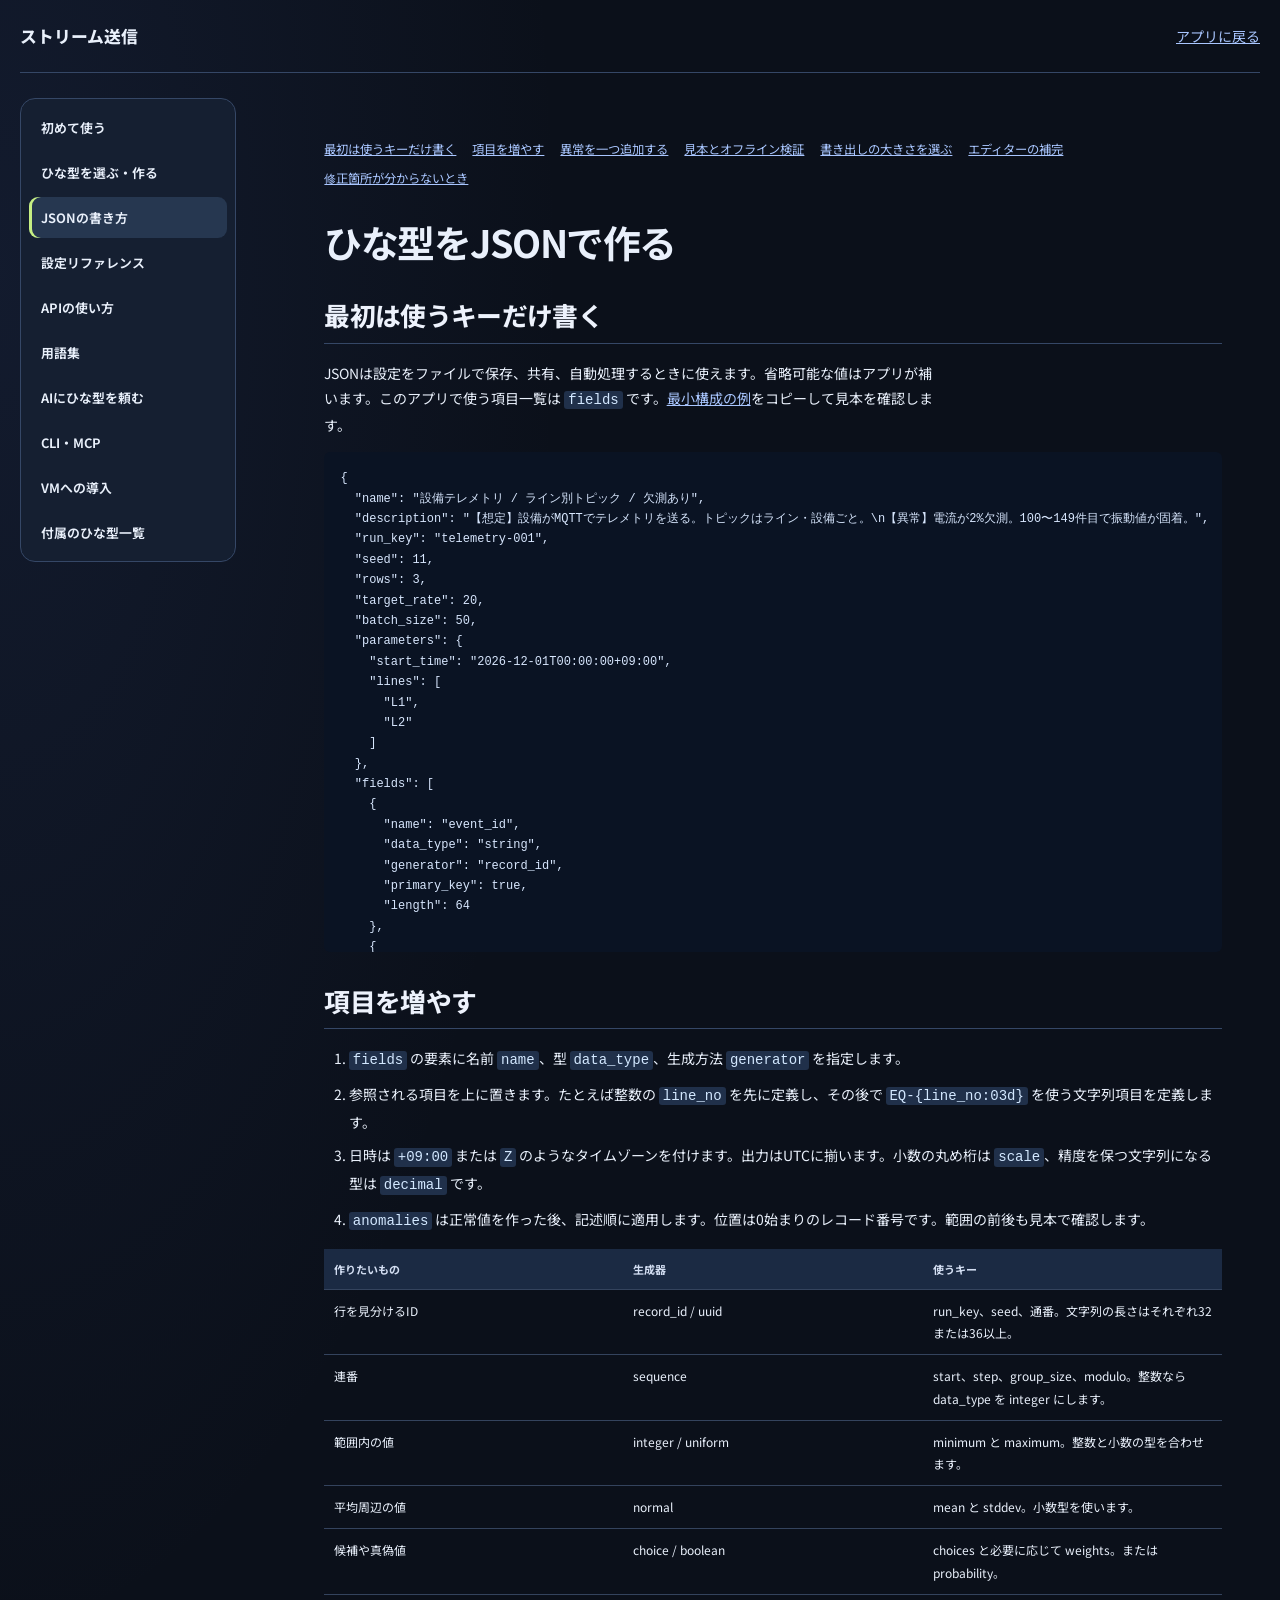
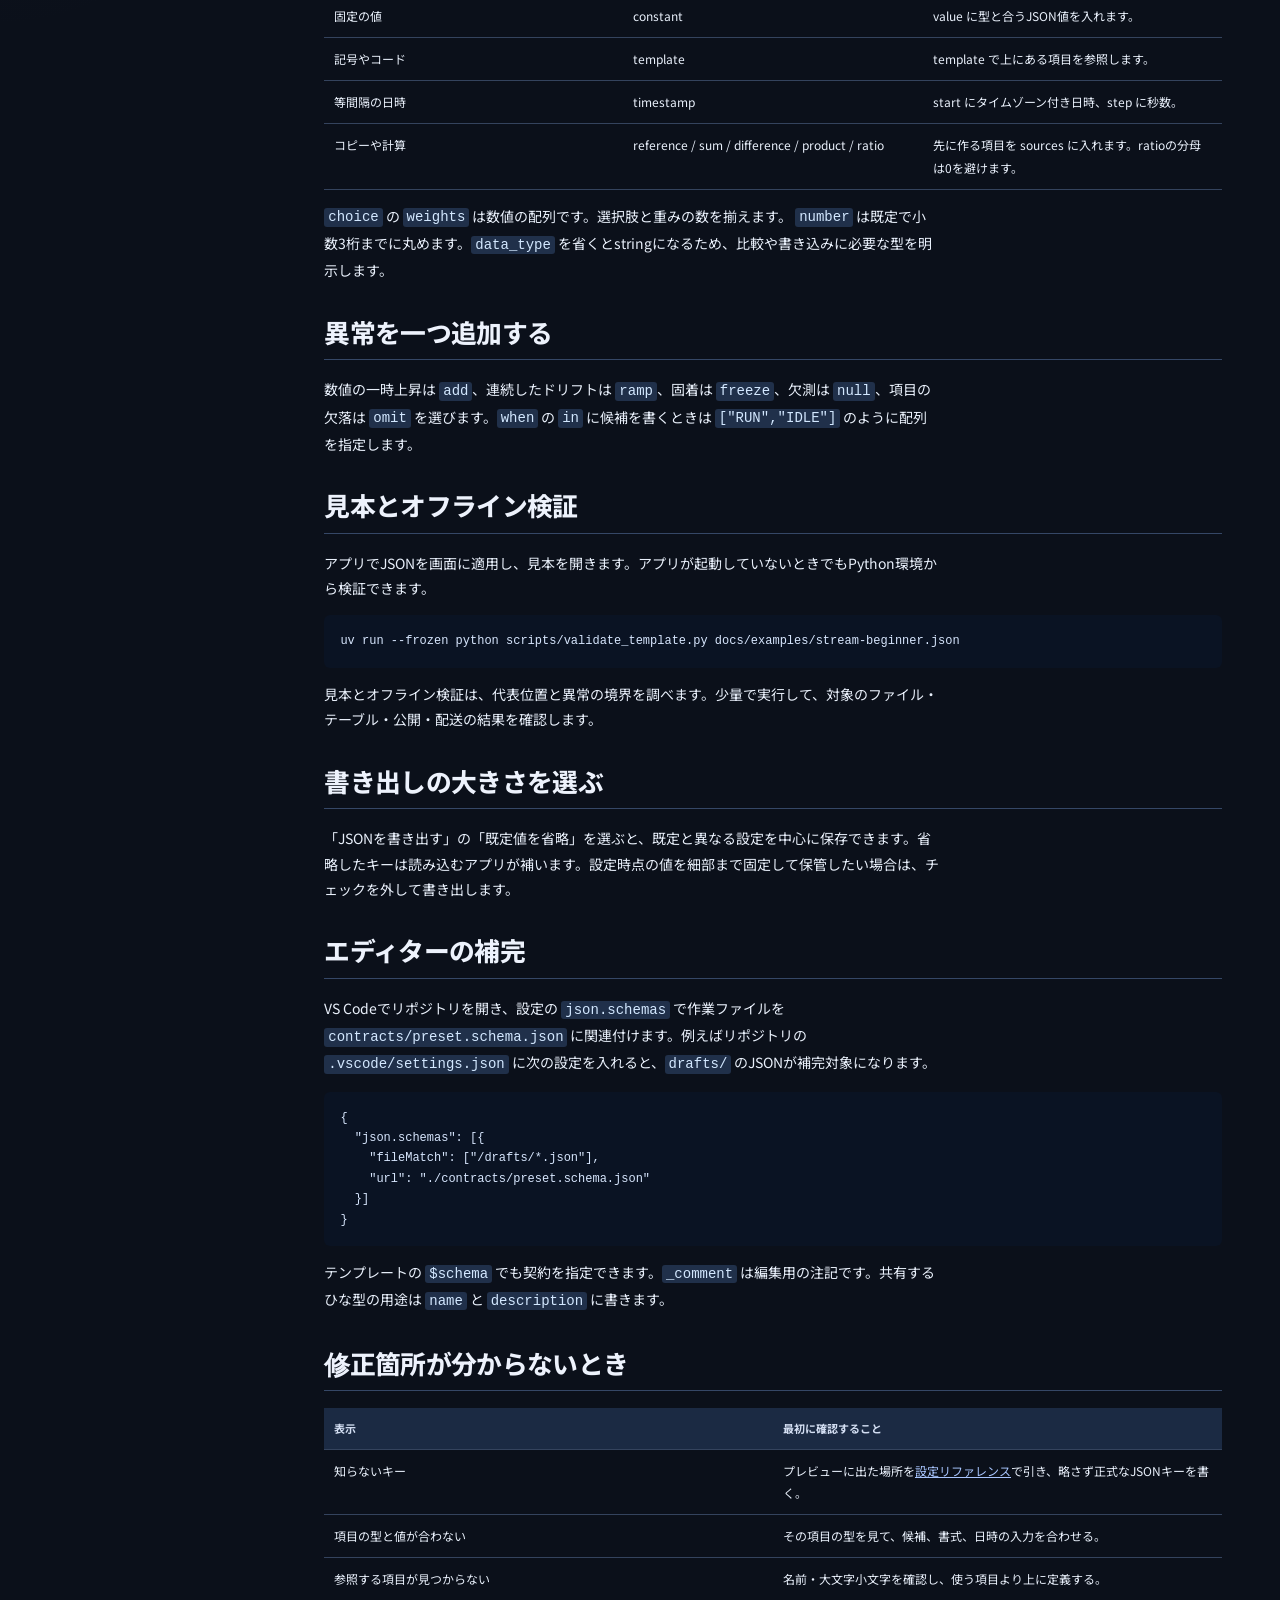
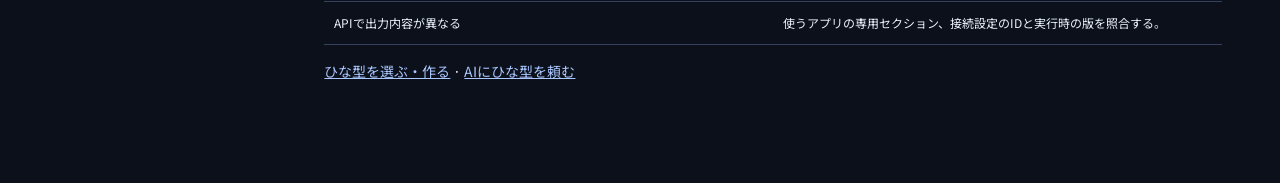
<file: docs/help-site/templates.html>
<!doctype html>
<html lang="ja">
<head>
  <meta charset="utf-8">
  <meta name="viewport" content="width=device-width, initial-scale=1">
  <title>JSONの書き方 | ストリーム送信</title>
  <link rel="stylesheet" href="/static/style.css">
  <link rel="stylesheet" href="/static/help.css">
  <script src="/static/help.js" defer></script>
</head>
<body class="help-page">
  <a class="help-skip" href="#help-content">本文へ移動</a>
  <div class="help-top">
    <a class="help-home" href="/">ストリーム送信</a>
    <a href="/">アプリに戻る</a>
  </div>
  <div class="help-layout">
    <nav class="help-nav" aria-label="ヘルプ"><a href="/help/index.html">初めて使う</a><a href="/help/presets.html">ひな型を選ぶ・作る</a><a href="/help/templates.html" aria-current="page">JSONの書き方</a><a href="/help/settings.html">設定リファレンス</a><a href="/help/api.html">APIの使い方</a><a href="/help/glossary.html">用語集</a><a href="/help/ai.html">AIにひな型を頼む</a><a href="/help/mcp.html">CLI・MCP</a><a href="/help/install.html">VMへの導入</a><a href="/help/catalog.html">付属のひな型一覧</a></nav>
    <main class="help-content" id="help-content">
      <nav class="help-outline" aria-label="このページ"><a href="#最初は使うキ-だけ書く">最初は使うキーだけ書く</a><a href="#項目を増やす">項目を増やす</a><a href="#異常を一つ追加する">異常を一つ追加する</a><a href="#見本とオフライン検証">見本とオフライン検証</a><a href="#書き出しの大きさを選ぶ">書き出しの大きさを選ぶ</a><a href="#エディタ-の補完">エディターの補完</a><a href="#修正箇所が分からないとき">修正箇所が分からないとき</a></nav>
      <article><h1>ひな型をJSONで作る</h1>
<h2 id="最初は使うキ-だけ書く">最初は使うキーだけ書く</h2>
<p>JSONは設定をファイルで保存、共有、自動処理するときに使えます。省略可能な値はアプリが補います。このアプリで使う項目一覧は <code>fields</code> です。<a href="/help/examples/stream-beginner.json">最小構成の例</a>をコピーして見本を確認します。</p>
<pre><code class="language-json">{
  &quot;name&quot;: &quot;設備テレメトリ / ライン別トピック / 欠測あり&quot;,
  &quot;description&quot;: &quot;【想定】設備がMQTTでテレメトリを送る。トピックはライン・設備ごと。\n【異常】電流が2%欠測。100〜149件目で振動値が固着。&quot;,
  &quot;run_key&quot;: &quot;telemetry-001&quot;,
  &quot;seed&quot;: 11,
  &quot;rows&quot;: 3,
  &quot;target_rate&quot;: 20,
  &quot;batch_size&quot;: 50,
  &quot;parameters&quot;: {
    &quot;start_time&quot;: &quot;2026-12-01T00:00:00+09:00&quot;,
    &quot;lines&quot;: [
      &quot;L1&quot;,
      &quot;L2&quot;
    ]
  },
  &quot;fields&quot;: [
    {
      &quot;name&quot;: &quot;event_id&quot;,
      &quot;data_type&quot;: &quot;string&quot;,
      &quot;generator&quot;: &quot;record_id&quot;,
      &quot;primary_key&quot;: true,
      &quot;length&quot;: 64
    },
    {
      &quot;name&quot;: &quot;line&quot;,
      &quot;data_type&quot;: &quot;string&quot;,
      &quot;generator&quot;: &quot;choice&quot;,
      &quot;choices&quot;: &quot;$lines&quot;,
      &quot;length&quot;: 8
    },
    {
      &quot;name&quot;: &quot;machine_no&quot;,
      &quot;data_type&quot;: &quot;integer&quot;,
      &quot;generator&quot;: &quot;integer&quot;,
      &quot;minimum&quot;: 1,
      &quot;maximum&quot;: 5
    },
    {
      &quot;name&quot;: &quot;machine_id&quot;,
      &quot;data_type&quot;: &quot;string&quot;,
      &quot;generator&quot;: &quot;template&quot;,
      &quot;template&quot;: &quot;M-{machine_no:02d}&quot;,
      &quot;length&quot;: 8
    },
    {
      &quot;name&quot;: &quot;vibration&quot;,
      &quot;data_type&quot;: &quot;number&quot;,
      &quot;generator&quot;: &quot;normal&quot;,
      &quot;mean&quot;: 2.0,
      &quot;stddev&quot;: 0.3,
      &quot;scale&quot;: 3
    },
    {
      &quot;name&quot;: &quot;current_a&quot;,
      &quot;data_type&quot;: &quot;number&quot;,
      &quot;generator&quot;: &quot;uniform&quot;,
      &quot;minimum&quot;: 10,
      &quot;maximum&quot;: 12,
      &quot;scale&quot;: 2,
      &quot;null_probability&quot;: 0.02
    },
    {
      &quot;name&quot;: &quot;at&quot;,
      &quot;data_type&quot;: &quot;datetime&quot;,
      &quot;generator&quot;: &quot;timestamp&quot;,
      &quot;start&quot;: &quot;$start_time&quot;,
      &quot;step&quot;: 1
    }
  ],
  &quot;anomalies&quot;: [
    {
      &quot;name&quot;: &quot;振動の固着&quot;,
      &quot;field&quot;: &quot;vibration&quot;,
      &quot;operation&quot;: &quot;freeze&quot;,
      &quot;from_row&quot;: 100,
      &quot;to_row&quot;: 149
    }
  ],
  &quot;stream&quot;: {
    &quot;envelope&quot;: true,
    &quot;metadata_key&quot;: &quot;_source&quot;,
    &quot;topic_template&quot;: &quot;factory/{line}/{machine_id}/telemetry&quot;,
    &quot;payload_template&quot;: {
      &quot;id&quot;: &quot;$row.event_id&quot;,
      &quot;machine&quot;: {
        &quot;line&quot;: &quot;$row.line&quot;,
        &quot;id&quot;: &quot;$row.machine_id&quot;
      },
      &quot;metrics&quot;: {
        &quot;vibration&quot;: &quot;$row.vibration&quot;,
        &quot;current_a&quot;: &quot;$row.current_a&quot;
      },
      &quot;ts&quot;: &quot;$row.at&quot;
    }
  }
}
</code></pre>
<h2 id="項目を増やす">項目を増やす</h2>
<ol>
<li><code>fields</code> の要素に名前 <code>name</code>、型 <code>data_type</code>、生成方法 <code>generator</code> を指定します。</li>
<li>参照される項目を上に置きます。たとえば整数の <code>line_no</code> を先に定義し、その後で <code>EQ-{line_no:03d}</code> を使う文字列項目を定義します。</li>
<li>日時は <code>+09:00</code> または <code>Z</code> のようなタイムゾーンを付けます。出力はUTCに揃います。小数の丸め桁は <code>scale</code>、精度を保つ文字列になる型は <code>decimal</code> です。</li>
<li><code>anomalies</code> は正常値を作った後、記述順に適用します。位置は0始まりのレコード番号です。範囲の前後も見本で確認します。</li>
</ol>
<table>
<thead>
<tr>
<th>作りたいもの</th>
<th>生成器</th>
<th>使うキー</th>
</tr>
</thead>
<tbody>
<tr>
<td>行を見分けるID</td>
<td>record_id / uuid</td>
<td>run_key、seed、通番。文字列の長さはそれぞれ32または36以上。</td>
</tr>
<tr>
<td>連番</td>
<td>sequence</td>
<td>start、step、group_size、modulo。整数なら data_type を integer にします。</td>
</tr>
<tr>
<td>範囲内の値</td>
<td>integer / uniform</td>
<td>minimum と maximum。整数と小数の型を合わせます。</td>
</tr>
<tr>
<td>平均周辺の値</td>
<td>normal</td>
<td>mean と stddev。小数型を使います。</td>
</tr>
<tr>
<td>候補や真偽値</td>
<td>choice / boolean</td>
<td>choices と必要に応じて weights。または probability。</td>
</tr>
<tr>
<td>固定の値</td>
<td>constant</td>
<td>value に型と合うJSON値を入れます。</td>
</tr>
<tr>
<td>記号やコード</td>
<td>template</td>
<td>template で上にある項目を参照します。</td>
</tr>
<tr>
<td>等間隔の日時</td>
<td>timestamp</td>
<td>start にタイムゾーン付き日時、step に秒数。</td>
</tr>
<tr>
<td>コピーや計算</td>
<td>reference / sum / difference / product / ratio</td>
<td>先に作る項目を sources に入れます。ratioの分母は0を避けます。</td>
</tr>
</tbody>
</table>
<p><code>choice</code> の <code>weights</code> は数値の配列です。選択肢と重みの数を揃えます。 <code>number</code> は既定で小数3桁までに丸めます。<code>data_type</code> を省くとstringになるため、比較や書き込みに必要な型を明示します。</p>
<h2 id="異常を一つ追加する">異常を一つ追加する</h2>
<p>数値の一時上昇は <code>add</code>、連続したドリフトは <code>ramp</code>、固着は <code>freeze</code>、欠測は <code>null</code>、項目の欠落は <code>omit</code> を選びます。<code>when</code> の <code>in</code> に候補を書くときは <code>[&quot;RUN&quot;,&quot;IDLE&quot;]</code> のように配列を指定します。</p>
<h2 id="見本とオフライン検証">見本とオフライン検証</h2>
<p>アプリでJSONを画面に適用し、見本を開きます。アプリが起動していないときでもPython環境から検証できます。</p>
<pre><code class="language-sh">uv run --frozen python scripts/validate_template.py docs/examples/stream-beginner.json
</code></pre>
<p>見本とオフライン検証は、代表位置と異常の境界を調べます。少量で実行して、対象のファイル・テーブル・公開・配送の結果を確認します。</p>
<h2 id="書き出しの大きさを選ぶ">書き出しの大きさを選ぶ</h2>
<p>「JSONを書き出す」の「既定値を省略」を選ぶと、既定と異なる設定を中心に保存できます。省略したキーは読み込むアプリが補います。設定時点の値を細部まで固定して保管したい場合は、チェックを外して書き出します。</p>
<h2 id="エディタ-の補完">エディターの補完</h2>
<p>VS Codeでリポジトリを開き、設定の <code>json.schemas</code> で作業ファイルを <code>contracts/preset.schema.json</code> に関連付けます。例えばリポジトリの <code>.vscode/settings.json</code> に次の設定を入れると、<code>drafts/</code> のJSONが補完対象になります。</p>
<pre><code class="language-json">{
  &quot;json.schemas&quot;: [{
    &quot;fileMatch&quot;: [&quot;/drafts/*.json&quot;],
    &quot;url&quot;: &quot;./contracts/preset.schema.json&quot;
  }]
}
</code></pre>
<p>テンプレートの <code>$schema</code> でも契約を指定できます。<code>_comment</code> は編集用の注記です。共有するひな型の用途は <code>name</code> と <code>description</code> に書きます。</p>
<h2 id="修正箇所が分からないとき">修正箇所が分からないとき</h2>
<table>
<thead>
<tr>
<th>表示</th>
<th>最初に確認すること</th>
</tr>
</thead>
<tbody>
<tr>
<td>知らないキー</td>
<td>プレビューに出た場所を<a href="/help/settings.html">設定リファレンス</a>で引き、略さず正式なJSONキーを書く。</td>
</tr>
<tr>
<td>項目の型と値が合わない</td>
<td>その項目の型を見て、候補、書式、日時の入力を合わせる。</td>
</tr>
<tr>
<td>参照する項目が見つからない</td>
<td>名前・大文字小文字を確認し、使う項目より上に定義する。</td>
</tr>
<tr>
<td>APIで出力内容が異なる</td>
<td>使うアプリの専用セクション、接続設定のIDと実行時の版を照合する。</td>
</tr>
</tbody>
</table>
<p><a href="/help/presets.html">ひな型を選ぶ・作る</a> · <a href="/help/ai.html">AIにひな型を頼む</a></p>
</article>
    </main>
  </div>
</body>
</html>
</file>
<file: static/style.css>
@font-face {
  font-family: "Noto Sans JP";
  src: url("/static/fonts/noto-sans-jp-ui.woff2") format("woff2");
  font-style: normal;
  font-weight: 100 900;
  font-display: swap;
  unicode-range: U+0020-007E, U+00B5, U+00B7, U+00D7, U+2014, U+2026, U+2191-2193, U+3000-303F, U+3041-3096, U+3099-30FF, U+4E00, U+4E07, U+4E09-4E0B, U+4E0D-4E0E, U+4E21, U+4E26, U+4E2D, U+4E38, U+4E3B, U+4E71, U+4E86, U+4E88, U+4E8B-4E8C, U+4E92, U+4EA4, U+4EBA, U+4ECA, U+4ED5-4ED6, U+4ED8, U+4EE3, U+4EE5, U+4EEE, U+4EF6, U+4EFB, U+4F11, U+4F1D, U+4F34, U+4F3C, U+4F4D-4F4E, U+4F53, U+4F55, U+4F59, U+4F5C, U+4F7F, U+4F8B, U+4F9B, U+4F9D, U+4FA1, U+4FC2, U+4FDD, U+4FE1, U+500B, U+500D, U+5019, U+5024, U+504F, U+505C, U+5065, U+5074, U+507D, U+5099, U+50B7, U+50BE, U+50CD, U+50CF, U+5104, U+512A, U+5143, U+5148, U+5165, U+5168, U+516C, U+5171, U+5177, U+5185, U+518D, U+5199, U+51AA, U+51E6, U+51FA, U+5206-5207, U+5217, U+521D, U+5224-5225, U+5229, U+5230, U+5236, U+523B, U+5247, U+524A, U+524D, U+526F, U+5272, U+529B, U+529F-52A0, U+52A9, U+52B9, U+52D5, U+52D9, U+52DD, U+5305, U+5316, U+533A, U+533F, U+534A, U+5354, U+5358, U+5370, U+5373, U+5378, U+539F, U+53B3, U+53BB, U+53C2, U+53CA, U+53CD-53CE, U+53D6-53D7, U+53E3-53E4, U+53EF-53F0, U+53F3, U+53F7, U+5404, U+5408, U+540C-540D, U+5411, U+5426, U+542B, U+544A, U+5468, U+5473, U+547C-547D, U+548C, U+54C1, U+554F, U+5668, U+56DB, U+56DE, U+56F2-56F3, U+56FA, U+5727-5728, U+5730, U+5747, U+5766, U+578B, U+57CB, U+57DF, U+57FA, U+5831, U+5834, U+5883, U+5897, U+58CA, U+58F2, U+5909, U+5916, U+591A, U+5927, U+5931, U+5951, U+5968, U+59A5, U+59A8, U+59CB, U+59D4, U+5B50, U+5B57-5B58, U+5B88-5B89, U+5B8C, U+5B9A-5B9B, U+5B9F, U+5BA3, U+5BB3, U+5BB9, U+5BC4, U+5BC6, U+5BF8, U+5BFE-5BFF, U+5C02, U+5C0A, U+5C0E-5C0F, U+5C11, U+5C3E, U+5C4A, U+5C55, U+5C5E, U+5C64-5C65, U+5C90, U+5D29, U+5DE1, U+5DE5-5DE6, U+5DE8, U+5DEE, U+5DF1, U+5DFB, U+5E03, U+5E0C, U+5E2F-5E30, U+5E38, U+5E45, U+5E73-5E74, U+5E8F, U+5E95, U+5EA6-5EA7, U+5EAB, U+5EC3, U+5EF6, U+5F0F, U+5F15, U+5F27, U+5F35, U+5F37, U+5F53, U+5F62, U+5F71, U+5F85, U+5F8C, U+5F90, U+5F93, U+5F97, U+5FA1, U+5FA9, U+5FC3, U+5FC5, U+5FDC, U+6027, U+60C5, U+60F3, U+610F, U+614B, U+61B6, U+6210, U+623B, U+6240, U+624B, U+6271, U+627F-6280, U+6291, U+6295, U+6298, U+629E, U+62BC-62BD, U+62C5, U+62D2, U+62E0-62E1, U+62EC, U+6301, U+6307, U+6319, U+632F, U+633F, U+6357, U+6368, U+6392, U+639B, U+63A1-63A2, U+63A5, U+63A8, U+63C3, U+63CF-63D0, U+63DB, U+63E1, U+63F4, U+640D, U+643A, U+6442, U+64CD, U+64EC, U+652F, U+6539, U+653E, U+6557, U+6563, U+6570, U+6574, U+6587, U+659C, U+65AD, U+65B0, U+65B9, U+65BD, U+65E2, U+65E5, U+65E7, U+6607, U+660E, U+6620, U+6642, U+666F, U+6697, U+66F4, U+66F8, U+66FF-6700, U+6709, U+671B, U+671F, U+672A-672C, U+675F, U+6761, U+6765, U+6790, U+679A, U+679C, U+67A0, U+67B6, U+67FB, U+6821, U+683C, U+6841, U+6848, U+68B1, U+68DA, U+691C, U+696D, U+69CB, U+69D8, U+6A19, U+6A21, U+6A29-6A2A, U+6A5F, U+6B04, U+6B20-6B21, U+6B62-6B63, U+6B69, U+6B74, U+6B8A-6B8B, U+6BB5, U+6BCD-6BCE, U+6BD4, U+6C0F, U+6C17, U+6C38, U+6C42, U+6C4E, U+6C7A, U+6CBF, U+6CC1, U+6CD5, U+6CE2, U+6CE8, U+6D3E, U+6D41, U+6D6E, U+6D88, U+6DF1, U+6DF7, U+6DFB, U+6E08-6E09, U+6E21, U+6E29, U+6E2C, U+6E80, U+6E90, U+6E96, U+6EDE, U+6F0F, U+6F14, U+70B9, U+7121, U+7167, U+71B1, U+7247-7248, U+7269, U+7279, U+72B6, U+72EC, U+7336, U+7387, U+73FE, U+7406, U+74B0, U+751F, U+7523, U+7528, U+7531, U+753B, U+754C, U+7559, U+7565, U+756A, U+7570, U+758E, U+7591, U+767A-767B, U+767D, U+7684, U+76BF, U+76E3-76E4, U+76EE, U+76F4, U+76F8, U+76FE, U+7701, U+771F, U+7740, U+77AC, U+77DB, U+77E5, U+77ED, U+7834, U+78BA, U+793A, U+7968, U+7981, U+79D2, U+79D8, U+79F0, U+79FB, U+7A0B, U+7A0E, U+7A2E, U+7A3C, U+7A4D, U+7A7A, U+7A81, U+7A93, U+7ACB, U+7AEF, U+7AF6, U+7B26, U+7B2C, U+7B49, U+7B54, U+7B87, U+7B97, U+7BA1, U+7BC0, U+7BC4, U+7BC9, U+7C21, U+7C8B, U+7C92, U+7CBE, U+7CFB, U+7D04, U+7D0B, U+7D0D, U+7D14, U+7D20, U+7D22, U+7D2F-7D30, U+7D42, U+7D44, U+7D4C, U+7D50, U+7D5E, U+7D61, U+7D71, U+7D76, U+7D99-7D9A, U+7DAD, U+7DCF, U+7DD2, U+7DDA, U+7DE8-7DE9, U+7E1B, U+7E26, U+7E2E, U+7E3E, U+7E70, U+7F6E, U+7F72, U+7FA4, U+7FA9, U+8005, U+80A2, U+80CC, U+80FD, U+8108, U+81EA, U+81F4, U+822C, U+826F, U+8272, U+82F1, U+8377, U+843D, U+884C, U+8853, U+885D, U+8868, U+88C5, U+88D5, U+88DC, U+88FD, U+8907, U+8981, U+898B, U+898F, U+8996, U+89A7, U+89AA, U+89B3, U+89E3, U+89E6, U+8A00, U+8A08, U+8A18, U+8A2D, U+8A31, U+8A33, U+8A3C, U+8A55, U+8A66, U+8A70, U+8A72-8A73, U+8A8D, U+8A9E, U+8AA4, U+8AAC-8AAD, U+8ABF, U+8ACB, U+8AD6, U+8B58, U+8B66, U+8B72, U+8B77, U+8C61, U+8CA0, U+8CA8, U+8CB8, U+8CBC, U+8CC7, U+8CEA, U+8CFC, U+8D64, U+8D70, U+8D77, U+8D85, U+8D8A, U+8DB3, U+8DE1, U+8DEF, U+8EE2, U+8EF8, U+8EFD, U+8F03, U+8F09, U+8F9E, U+8FBA, U+8FBC, U+8FBF, U+8FC2, U+8FD1, U+8FD4, U+8FF0, U+8FFD, U+9001, U+9006, U+9010, U+9014, U+901A, U+901F-9020, U+9023, U+9032, U+9045, U+904E, U+9054-9055, U+9069, U+9077-9078, U+907F, U+90E8, U+914D, U+91C8, U+91CD, U+91CF, U+91D1, U+91DD, U+9332, U+9375, U+9396, U+9577, U+9580, U+9589, U+958B, U+9593, U+95A2, U+95B2, U+95BE, U+9632, U+964D, U+9650, U+9664-9665, U+968E, U+9694, U+969B-969C, U+96A0, U+96A3, U+96C6, U+96E2, U+9732, U+9752, U+9759, U+975E, U+9762, U+97FF, U+9805-9806, U+9808, U+9818, U+982D, U+983B-983C, U+984D, U+985E, U+98DB, U+98DF, U+9A13, U+9AA8, U+9AD8, U+9ED9, U+FF01-FF9F, U+FFA1-FFBE, U+FFC2-FFC7, U+FFCA-FFCF, U+FFD2-FFD7, U+FFDA-FFDC, U+FFE0-FFE6, U+FFE8-FFEE;
}
:root {
  color-scheme: dark;
  --bg: #10171d;
  --panel: #17232c;
  --panel2: #1d2c36;
  --line: #30434f;
  --ink: #e8f0f2;
  --muted: #9dafbb;
  --accent: #72dec7;
  --warn: #f7c783;
  font-family: "Noto Sans JP", "Hiragino Sans", "Yu Gothic", "Meiryo", "Noto Sans CJK JP", sans-serif;
  font-size: 14px;
}
* {
  box-sizing: border-box;
}
body {
  margin: 0;
  background: var(--bg);
  color: var(--ink);
}
header {
  padding: 30px 4vw 26px;
  border-bottom: 1px solid var(--line);
  display: flex;
  justify-content: space-between;
  align-items: center;
  background: radial-gradient(ellipse at 85% 0, #20473e88, transparent 60%);
}
h1 {
  font-size: 28px;
  letter-spacing: -0.04em;
  margin: 8px 0;
}
h2 {
  font-size: 23px;
  margin: 6px 0;
}
h3 {
  font-size: 17px;
  margin: 0 0 14px;
}
p {
  line-height: 1.8;
}
.eyebrow {
  font-size: 10px;
  letter-spacing: 0.16em;
  color: var(--accent);
  font-weight: 700;
}
.version {
  margin-left: 12px;
  color: var(--muted);
}
header p {
  margin: 0;
  color: var(--muted);
}
.layout {
  display: grid;
  grid-template-columns: 222px minmax(0, 1fr);
  max-width: 1500px;
  margin: auto;
}
aside {
  padding: 30px 18px;
  border-right: 1px solid var(--line);
}
nav {
  display: grid;
  gap: 8px;
}
.nav {
  display: flex;
  gap: 12px;
  padding: 14px;
  text-align: left;
  border: 1px solid transparent;
  background: none;
  color: var(--muted);
  font-size: 11px;
}
.nav span {
  font-size: 13px;
}
.nav.active {
  background: var(--panel2);
  border-color: var(--line);
  color: var(--accent);
}
.aside-note {
  border-top: 1px solid var(--line);
  margin-top: 30px;
  padding: 24px 10px;
  color: var(--muted);
  font-size: 12px;
}
#contextHelp {
  color: var(--ink);
  border-left: 2px solid var(--accent);
  padding-left: 12px;
  overflow-wrap: anywhere;
}
main {
  padding: 30px clamp(16px, 3vw, 42px);
  min-width: 0;
}
.section-head {
  display: flex;
  justify-content: space-between;
  align-items: center;
  gap: 16px;
  margin-bottom: 20px;
}
.card {
  padding: 22px;
  background: var(--panel);
  border: 1px solid var(--line);
  border-radius: 12px;
  margin-bottom: 18px;
}
.grid {
  display: grid;
  grid-template-columns: repeat(auto-fit, minmax(min(230px, 100%), 1fr));
  gap: 18px;
}
.control {
  min-width: 0;
}
label,
.field-label {
  display: block;
  font-size: 12px;
  font-weight: 500;
  color: #c7d6dc;
}
input,
select,
textarea {
  width: 100%;
  border: 1px solid var(--line);
  border-radius: 6px;
  background: #0e1a23;
  color: var(--ink);
  padding: 11px;
  margin-top: 8px;
  font: inherit;
  font-size: 13px;
  min-width: 0;
}
input[type="checkbox"] {
  width: 18px;
  height: 18px;
  margin: 0 8px 0 0;
  accent-color: var(--accent);
  vertical-align: middle;
}
input[type="file"] {
  padding: 8px;
}
textarea {
  resize: vertical;
  line-height: 1.6;
  font-family: ui-monospace, SFMono-Regular, Consolas, "Noto Sans JP", "Yu Gothic", "Noto Sans CJK JP", monospace;
}
input:focus,
select:focus,
textarea:focus,
button:focus-visible,
.help:focus {
  outline: 2px solid var(--accent);
  outline-offset: 2px;
}
input:invalid,
textarea:invalid {
  border-color: #da826c;
}
button {
  cursor: pointer;
  background: var(--panel2);
  border: 1px solid var(--line);
  border-radius: 7px;
  color: var(--ink);
  padding: 10px 14px;
  font: inherit;
  font-size: 12px;
  white-space: normal;
}
button:hover {
  border-color: var(--accent);
  color: var(--accent);
}
button:disabled {
  opacity: 0.45;
  cursor: wait;
}
.primary {
  background: var(--accent);
  color: #0f2923;
  font-weight: 700;
  border-color: var(--accent);
  padding: 12px 22px;
}
.primary:hover {
  background: #a6f4e3;
  color: #0f2923;
}
.secondary {
  border-color: var(--accent);
  color: var(--accent);
}
.ghost {
  background: transparent;
  color: var(--muted);
}
.danger {
  color: #ffa58e;
}
.toolbar,
.actionbar {
  display: flex;
  align-items: end;
  gap: 12px;
  flex-wrap: wrap;
}
.actionbar {
  margin: 20px 0;
  align-items: center;
}
.toolbar .compact {
  min-width: 220px;
  flex: 1;
}
.toolbar select {
  margin-top: 5px;
}
.toolbar label {
  flex: 1;
  min-width: 150px;
}
.muted {
  color: var(--muted);
  font-size: 12px;
  line-height: 1.7;
}
.intro {
  color: var(--muted);
  margin-top: -8px;
}
.badge {
  display: inline-block;
  background: #264338;
  color: var(--accent);
  border: 1px solid #3c6353;
  border-radius: 24px;
  font-size: 10px;
  padding: 5px 10px;
  white-space: nowrap;
}
.tab {
  display: none;
}
.tab.active {
  display: block;
}
.help {
  display: inline-flex;
  align-items: center;
  justify-content: center;
  border: 1px solid #5c7482;
  color: var(--muted);
  width: 16px;
  height: 16px;
  border-radius: 50%;
  font-size: 10px;
  margin-left: 6px;
  cursor: help;
}
.hint {
  position: relative;
}
.hint:hover > .field-label,
.hint:hover > label {
  color: var(--accent);
}
#tooltip {
  position: fixed;
  z-index: 1000;
  background: #e0f2ec;
  color: #17362d;
  border: 1px solid var(--accent);
  padding: 15px 17px;
  border-radius: 9px;
  box-shadow: 0 8px 40px #0008;
  max-width: min(390px, calc(100vw - 24px));
  font-size: 12px;
  line-height: 1.8;
  white-space: pre-wrap;
  overflow-wrap: anywhere;
  pointer-events: none;
}
details > summary {
  cursor: pointer;
  color: #d6e5e9;
  font-weight: 600;
  font-size: 13px;
  line-height: 1.8;
}
details[open] > summary {
  margin-bottom: 20px;
}
.subsection {
  grid-column: 1/-1;
  border-top: 1px solid var(--line);
  padding-top: 18px;
}
.field-card {
  border: 1px solid var(--line);
  border-radius: 8px;
  padding: 16px;
  margin-bottom: 12px;
  background: #121e27;
}
.field-head {
  display: grid;
  grid-template-columns: 1.2fr 1fr 1.25fr auto;
  gap: 12px;
  align-items: end;
  margin-bottom: 14px;
}
.field-actions {
  display: flex;
  gap: 5px;
  padding-bottom: 2px;
}
.field-actions button {
  padding: 9px;
}
.field-list {
  margin-top: 18px;
}
.json-hint {
  font-size: 10px;
  color: var(--muted);
  margin-top: 5px;
}
.checklabel {
  display: flex;
  align-items: center;
  margin: 12px 0;
  font-size: 12px;
}
.profile-list {
  display: grid;
  grid-template-columns: repeat(auto-fill, minmax(220px, 1fr));
  gap: 12px;
  margin-bottom: 20px;
}
.profile {
  padding: 15px;
  display: flex;
  flex-direction: column;
  gap: 10px;
  text-align: left;
}
.profile.active {
  border-color: var(--accent);
  background: #203930;
}
pre {
  font-size: 12px;
  line-height: 1.7;
  white-space: pre-wrap;
  overflow-wrap: anywhere;
  max-height: 500px;
  overflow: auto;
  background: #0c161e;
  border-radius: 6px;
  padding: 16px;
}
.code {
  font-size: 12px;
  tab-size: 2;
}
.table-scroll {
  overflow: auto;
  max-height: 350px;
}
table {
  border-collapse: collapse;
  width: 100%;
  font-size: 12px;
}
th,
td {
  text-align: left;
  padding: 10px;
  border-bottom: 1px solid var(--line);
  white-space: nowrap;
  max-width: 360px;
  overflow: hidden;
  text-overflow: ellipsis;
}
th {
  color: var(--accent);
  font-size: 11px;
}
#notice:not(:empty) {
  border: 1px solid #527167;
  background: #1c352c;
  color: #b5f6dc;
  border-radius: 8px;
  padding: 14px;
  margin-bottom: 20px;
  white-space: pre-wrap;
  overflow-wrap: anywhere;
}
#notice.error {
  border-color: #a36b56;
  background: #39291f;
  color: #ffbf9f;
}
.job-progress {
  height: 6px;
  background: #0b171d;
  border-radius: 6px;
  overflow: hidden;
  margin: 14px 0;
}
.job-progress > div {
  height: 100%;
  background: var(--accent);
}
.stats {
  display: flex;
  gap: 30px;
  flex-wrap: wrap;
}
.stats b {
  display: block;
  font-size: 24px;
  color: var(--accent);
  margin-top: 5px;
}
.note {
  color: var(--muted);
  font-size: 12px;
  line-height: 1.8;
}
footer {
  border-top: 1px solid var(--line);
  padding: 18px 4vw;
  color: var(--muted);
  font-size: 11px;
}
#secretState {
  overflow-wrap: anywhere;
}
[hidden] {
  display: none !important;
}
@media (min-width: 1100px) {
  .grid {
    grid-template-columns: repeat(3, minmax(0, 1fr));
  }
}
@media (max-width: 760px) {
  header {
    padding: 20px;
  }
  h1 {
    font-size: 23px;
  }
  .layout {
    display: block;
  }
  aside {
    padding: 12px 16px;
    border-right: 0;
    border-bottom: 1px solid var(--line);
  }
  nav {
    display: flex;
    overflow-x: auto;
  }
  .nav {
    padding: 10px;
    flex-shrink: 0;
  }
  .nav span {
    font-size: 11px;
  }
  .aside-note {
    display: none;
  }
  main {
    padding: 22px 16px;
  }
  .section-head {
    align-items: start;
  }
  .section-head > .muted {
    display: none;
  }
  .card {
    padding: 16px;
  }
  .field-head {
    grid-template-columns: 1fr 1fr;
  }
  .field-head > .control:first-child {
    grid-column: 1/-1;
  }
  .field-actions {
    grid-column: 1/-1;
  }
  .toolbar {
    align-items: center;
  }
  .toolbar .compact {
    min-width: 150px;
  }
  .actionbar .muted {
    width: 100%;
  }
}

#presetDetails {
  white-space: pre-wrap;
  border-left: 2px solid var(--accent);
  padding: 10px 18px;
  line-height: 1.9;
  background: var(--panel);
  border-radius: 6px;
}

/* イベント選択は狭い画面では自動で折り返し、本文は横幅を超えない。 */
.quickstart-grid {
  display: grid;
  grid-template-columns: repeat(auto-fit, minmax(min(100%, 12rem), 1fr));
  gap: 0.75rem;
}
.message-sample {
  margin: 1rem 0;
}
.message-sample pre {
  overflow: auto;
  max-height: 18rem;
}

.advanced-stack.grid {
  display: block;
}
.advanced-stack > .card {
  margin-bottom: 10px;
}
.advanced-stack > .card:last-child {
  margin-bottom: 0;
}

@media (max-width: 520px) {
  nav {
    display: grid;
    grid-template-columns: repeat(2, minmax(0, 1fr));
  }
  .nav {
    min-width: 0;
    white-space: normal;
  }
}

header {
  gap: 16px;
}
header > div {
  min-width: 0;
}
header > .badge {
  flex-shrink: 0;
}
.nav {
  min-height: 44px;
  font-size: 13px;
  align-items: center;
}
#generate button,
#generate summary {
  min-height: 40px;
}
#generate summary {
  padding-block: 8px;
  line-height: 1.6;
}
#generate summary:focus-visible,
#generate .table-scroll:focus-visible {
  outline: 2px solid var(--accent);
  outline-offset: 3px;
}
.preview-step {
  border-color: #49766e;
  background: linear-gradient(120deg, #1a2e33, var(--panel) 60%);
}
.preview-step h3 {
  margin-bottom: 6px;
}
.preview-step .muted {
  margin-top: 0;
}
.run-step .actionbar {
  margin: 12px 0;
}
@media (max-width: 520px) {
  header {
    flex-direction: column;
    align-items: flex-start;
    gap: 10px;
  }
  #generate .toolbar > label {
    flex-basis: 100%;
  }
}

.preset-scenario {
  margin: 12px 0;
  padding: 10px 12px;
  border-left: 2px solid var(--accent);
  border-radius: 4px;
  background: var(--panel2);
  overflow-wrap: anywhere;
}
.preset-scenario p {
  margin: 4px 0 0;
  white-space: pre-wrap;
}

#presetMetadata {
  margin-bottom: 18px;
}
#presetMetadata > label,
#presetMetadata > button {
  margin-top: 12px;
}

.preset-metadata-fields {
  display: grid;
  grid-template-columns: repeat(auto-fit, minmax(min(250px, 100%), 1fr));
  gap: 12px 18px;
}

/* ひな型カタログとプレビュー比較 */
#comparison[hidden],
#comparison [hidden] {
  display: none;
}
.comparison-controls,
.comparison-actions,
.comparison-selection {
  display: flex;
  flex-wrap: wrap;
  align-items: center;
  gap: 8px 12px;
}
.comparison-search {
  flex: 1 1 230px;
  min-width: 0;
}
.comparison-check {
  display: inline-flex;
  align-items: center;
  gap: 8px;
}
.comparison-check input,
.comparison-catalog input {
  width: auto;
  min-width: 1rem;
  flex: 0 0 auto;
  accent-color: #76dacc;
}
.comparison-catalog,
.comparison-selection {
  list-style: none;
  margin: 8px 0 14px;
  padding: 0;
}
.comparison-catalog {
  max-height: 23rem;
  overflow: auto;
  scrollbar-gutter: stable;
}
.comparison-catalog > li {
  display: flex;
  flex-wrap: wrap;
  align-items: flex-start;
  gap: 8px 12px;
  border-top: 1px solid var(--line, #37525f);
  padding: 10px 2px;
  overflow-wrap: anywhere;
}
.comparison-catalog label {
  flex: 1 1 230px;
  display: flex;
  align-items: flex-start;
  gap: 8px;
  min-width: 0;
}
.comparison-catalog label > span {
  min-width: 0;
}
.comparison-catalog small,
.comparison-table small,
.comparison-scenario {
  display: block;
  color: var(--muted, #a9bcc7);
}
.comparison-scenario {
  margin-top: 4px;
}
.comparison-catalog button,
.comparison-actions button {
  max-width: 100%;
  white-space: normal;
}
.comparison-catalog button[aria-pressed="true"],
.comparison-selection li {
  border: 1px solid #66b4ac;
  border-radius: 8px;
  background: rgba(59, 178, 160, 0.15);
}
.comparison-selection li {
  padding: 4px 8px;
  overflow-wrap: anywhere;
  min-width: 0;
  max-width: 100%;
}
.comparison-table {
  overflow: auto;
  margin-top: 14px;
}
.comparison-table table {
  min-width: 480px;
}
.comparison-table th {
  min-width: 128px;
  overflow-wrap: anywhere;
}
.comparison-table .comparison-changed {
  background: rgba(59, 178, 160, 0.14);
}

/* 画面全体で使う余白・階層・操作状態 */
:root {
  --bg: #0b101a;
  --panel: #141d2d;
  --panel2: #1c2940;
  --line: #34435d;
  --ink: #edf2fc;
  --muted: #aebed5;
  --accent: #c4ef86;
  --warn: #ffd28b;
  --input: #0b1425;
  --focus: #c4ef86;
  --edge: rgba(168, 192, 239, .16);
  font-size: 14px;
  font-kerning: normal;
}
body {
  min-height: 100vh;
  background:
    radial-gradient(ellipse at 0% 8%, rgba(58, 83, 149, .16), transparent 40rem),
    var(--bg);
}
header {
  isolation: isolate;
  position: relative;
  min-height: 156px;
  padding: 28px max(4vw, calc((100vw - 1390px) / 2)) 30px;
  gap: 18px;
  background:
    radial-gradient(ellipse at 90% -45%, rgba(115, 150, 255, .35), transparent 62%),
    linear-gradient(112deg, #131e31, #11172a 63%, #1b2942);
  border-bottom-color: #455b7d;
}
header::before {
  content: "";
  position: absolute;
  z-index: -1;
  inset: 0 0 0 42%;
  background-image:
    linear-gradient(rgba(164, 191, 247, .09) 1px, transparent 1px),
    linear-gradient(90deg, rgba(164, 191, 247, .09) 1px, transparent 1px);
  background-size: 28px 28px;
  mask-image: linear-gradient(90deg, transparent, black);
  pointer-events: none;
}
header > div {
  min-width: 0;
}
header h1 {
  font-size: clamp(25px, 1.8vw + .8rem, 40px);
  line-height: 1.18;
  letter-spacing: -.025em;
  font-weight: 780;
  margin: 4px 0 12px;
  overflow-wrap: anywhere;
}
header p {
  max-width: 75ch;
  line-height: 1.65;
  font-size: 13px;
}
header > .badge {
  display: inline-flex;
  align-items: center;
  gap: 8px;
  padding: 7px 12px;
  border-radius: 99px;
  background: #0e192a;
  border-color: #486681;
  font-variant-numeric: tabular-nums;
}
header > .badge::before {
  content: "";
  width: 7px;
  height: 7px;
  border-radius: 50%;
  background: currentColor;
  flex: 0 0 auto;
}
.layout {
  max-width: 1460px;
  padding: 30px clamp(16px, 3.6vw, 44px) 68px;
  gap: clamp(18px, 2.8vw, 40px);
  grid-template-columns: 214px minmax(0, 1fr);
}
.layout > aside,
.layout > main {
  padding: 0;
  border-right: 0;
  min-width: 0;
}
.layout > aside > nav {
  gap: 4px;
  padding: 7px;
  min-width: 0;
  background: #101827;
  border: 1px solid var(--edge);
  border-radius: 16px;
  box-shadow: 0 8px 24px rgb(0 0 0 / .15);
}
nav .nav {
  position: relative;
  display: flex;
  justify-content: flex-start;
  align-items: center;
  min-height: 43px;
  min-width: 0;
  padding: 10px 12px;
  gap: 6px;
  border-radius: 10px;
  border-color: transparent;
  background: transparent;
  font-size: 13px;
  font-weight: 600;
  white-space: normal;
  overflow-wrap: anywhere;
}
nav .nav:hover {
  background: #1a2840;
}
nav .nav.active {
  background: linear-gradient(100deg, #2a3b55, #1e2b43);
  border-color: #4c6384;
  color: #eef4ff;
  padding-left: 18px;
}
nav .nav.active::before {
  content: "";
  position: absolute;
  left: 7px;
  width: 3px;
  height: 15px;
  border-radius: 3px;
  background: var(--accent);
}
.aside-note {
  margin-top: 18px;
  padding: 14px;
  border: 1px solid var(--edge);
  border-radius: 14px;
  color: var(--muted);
  background: #101827;
}
#contextHelp {
  margin-top: 14px;
  color: var(--muted);
  border-color: #7895d4;
}
main h2 {
  color: var(--ink);
  font-size: clamp(22px, 1.25vw + .7rem, 31px);
  line-height: 1.28;
  margin: 0 0 17px;
  letter-spacing: -.026em;
  font-weight: 760;
  overflow-wrap: anywhere;
}
main h3 {
  font-size: 16px;
  line-height: 1.4;
  font-weight: 720;
  letter-spacing: -.01em;
}
.card {
  padding: clamp(15px, 2.1vw, 25px);
  border: 1px solid var(--edge);
  border-radius: 16px;
  background: linear-gradient(155deg, #19263c, var(--panel) 60%);
  box-shadow: 0 10px 30px rgb(0 0 0 / .12);
}
label,
.field-label {
  color: #d7e2f4;
  font-size: 13px;
  line-height: 1.5;
  font-weight: 570;
}
input,
select,
textarea {
  border-color: #405370;
  border-radius: 9px;
  background-color: var(--input);
  color: var(--ink);
}
input:focus-visible,
select:focus-visible,
textarea:focus-visible,
summary:focus-visible,
button:focus-visible,
[tabindex="0"]:focus-visible {
  outline: 2px solid var(--focus);
  outline-offset: 3px;
}
button {
  border-radius: 9px;
  min-height: 40px;
  border-color: #485c7d;
  background-color: #1f2e47;
  color: #e4ecfc;
  font-weight: 620;
}
button:hover:not(:disabled) {
  border-color: #aac2e8;
}
button.primary {
  border-color: var(--accent);
  background: var(--accent);
  color: #182411;
  font-weight: 750;
}
button.primary:hover:not(:disabled) {
  border-color: #e8ffc7;
  background: #d9fbad;
  color: #111b0c;
}
button:disabled {
  opacity: .58;
}
.card .badge {
  background: #1c2b43;
  border-color: #465d81;
}
.preset-scenario {
  border-left: 3px solid #91aaff;
  background: #1d2c46;
}
.preview-step {
  background: linear-gradient(140deg, #253753, #152135 72%);
}
summary {
  color: #e4ecfc;
  overflow-wrap: anywhere;
}
.table-scroll,
.comparison-table {
  border: 1px solid var(--edge);
  border-radius: 10px;
}
th {
  color: #d3def2;
  background: #1b2a43;
}
pre,
.code {
  background: #0a1323;
  border-color: #344662;
  color: #d7e6fd;
  font-variant-numeric: tabular-nums;
}
.comparison-table .comparison-changed {
  background: rgba(163, 215, 109, .12);
}
.comparison-catalog button[aria-pressed="true"],
.comparison-selection li {
  border-color: #89ac65;
  background: rgba(171, 222, 120, .13);
}
@media (max-width: 760px) {
  header {
    min-height: 0;
    padding: 22px 4vw;
  }
  .layout {
    display: grid;
    grid-template-columns: minmax(0, 1fr);
    padding-top: 16px;
    gap: 20px;
  }
  .layout > aside > nav {
    display: grid;
    grid-template-columns: repeat(3, minmax(0, 1fr));
  }
  .layout > aside > nav > .nav {
    justify-content: flex-start;
    font-size: 12px;
  }
  .layout > aside > .aside-note {
    display: none;
  }
}
@media (max-width: 480px) {
  header {
    align-items: flex-start;
  }
  header p {
    font-size: 12px;
  }
  .layout > aside > nav {
    grid-template-columns: repeat(2, minmax(0, 1fr));
  }
}

@media (max-width: 980px) {
  .layout {
    grid-template-columns: minmax(0, 1fr);
    padding-top: 16px;
    gap: 20px;
  }
  .layout > aside > nav {
    display: grid;
    grid-template-columns: repeat(auto-fit, minmax(min(150px, 100%), 1fr));
  }
  .layout > aside > .aside-note {
    display: none;
  }
}
@media (max-width: 520px) {
  .section-head {
    flex-wrap: wrap;
    align-items: flex-start;
    gap: 10px 14px;
  }
  .section-head button {
    flex: 0 0 auto;
    max-width: 100%;
  }
  .layout > aside > nav {
    grid-template-columns: repeat(2, minmax(0, 1fr));
  }
  .layout > aside > nav > .nav {
    padding-inline: 8px;
    word-break: auto-phrase;
  }
  .layout > aside > nav > .nav.active {
    padding-left: 12px;
  }
  .layout > aside > nav > .nav.active::before {
    left: 4px;
  }
}
select {
  text-overflow: ellipsis;
}

@media (max-width: 980px) {
  .field-head {
    grid-template-columns: repeat(2, minmax(0, 1fr));
  }
  .field-head > :first-child,
  .field-head > .field-actions {
    grid-column: 1 / -1;
  }
  .field-head > .field-actions {
    flex-wrap: wrap;
  }
}
</file>
<file: static/help.css>
.help-page {
  min-width: 0;
  margin: 0;
  color: #e9f0fb;
}
.help-top, .help-layout {
  width: min(1280px, 100% - 40px);
  margin-inline: auto;
}
.help-top {
  display: flex;
  flex-wrap: wrap;
  align-items: center;
  justify-content: space-between;
  gap: 12px 24px;
  padding-block: 24px;
  border-bottom: 1px solid #354766;
}
.help-page a { color: #a9c6ff; overflow-wrap: anywhere; }
.help-top .help-home { color: #e9f0fb; font-weight: 800; font-size: 1.2rem; text-decoration: none; }
.help-layout {
  display: grid;
  grid-template-columns: 216px minmax(0, 1fr);
  align-items: start;
  gap: clamp(20px, 4vw, 50px);
  padding-block: 25px 70px;
}
.help-page .help-nav {
  display: flex;
  flex-direction: column;
  padding: 8px;
  gap: 4px;
  border: 1px solid #354766;
  border-radius: 15px;
  background: #151f31;
}
.help-nav a {
  display: block;
  padding: 11px 12px;
  border-radius: 9px;
  text-decoration: none;
  color: #e9f0fb;
  font-weight: 650;
  font-size: .92rem;
}
.help-nav a[aria-current] { background: #263750; box-shadow: inset 3px 0 #c6ef83; }
.help-nav a:hover { background: #263750; }
.help-content { min-width: 0; max-width: 100%; line-height: 1.85; }
.help-content h1 { font-size: clamp(1.65rem, 4vw, 2.7rem); line-height: 1.35; overflow-wrap: anywhere; }
.help-content h2 { margin-top: 2.25rem; border-bottom: 1px solid #354766; padding-bottom: .45em; }
.help-content h3 { margin-top: 1.5rem; }
.help-content :is(h2, h3) { scroll-margin-top: 1rem; }
.help-content p { max-width: 77ch; }
.help-content li + li { margin-top: .55em; }
.help-content :is(ul, ol) { padding-inline-start: 1.75em; }
.help-content img { display: block; max-width: 100%; height: auto; border: 1px solid #354766; border-radius: 12px; }
.help-content table { width: 100%; table-layout: fixed; }
.help-content th, .help-content td { white-space: normal; overflow-wrap: anywhere; vertical-align: top; }
.help-content pre { white-space: pre; overflow: auto; max-width: 100%; }
.help-content :not(pre) > code { color: #d3e8ff; background: #20304a; padding: .09em .28em; border-radius: 3px; overflow-wrap: anywhere; }
.help-content .help-outline { display: flex; flex-wrap: wrap; gap: 6px 16px; padding: 10px 0 18px; font-size: .88rem; }
.help-search { padding: 12px 16px; border: 1px solid #354766; border-radius: 10px; background: #151f31; }
.help-search label { display: block; }
.help-search input { width: 100%; }
.help-search p { margin-bottom: 0; }
.help-content [hidden], .help-search[hidden] { display: none; }
.help-skip { position: fixed; top: 12px; left: 12px; z-index: 9; padding: 10px; background: #101727; transform: translateY(-130%); }
.help-skip:focus { transform: translateY(0); }
.help-entry { display: inline-block; margin-top: 10px; color: #a9c6ff; font-weight: 650; text-decoration: underline; text-underline-offset: .22em; }
@media (max-width: 780px) {
  .help-top, .help-layout { width: calc(100% - 32px); }
  .help-layout { grid-template-columns: minmax(0, 1fr); gap: 14px; }
  .help-page .help-nav { display: grid; grid-template-columns: repeat(auto-fit, minmax(132px, 1fr)); }
}
@media (max-width: 520px) {
  .help-content :is(th, td) { padding: .4rem; font-size: .87rem; }
  .help-nav a { padding: 9px; }
}

.checkline { display: inline-flex; align-items: center; flex-wrap: wrap; gap: .42rem; }
.checkline input[type=checkbox] { width: auto; }
#notice { white-space: pre-wrap; overflow-wrap: anywhere; }
</file>
